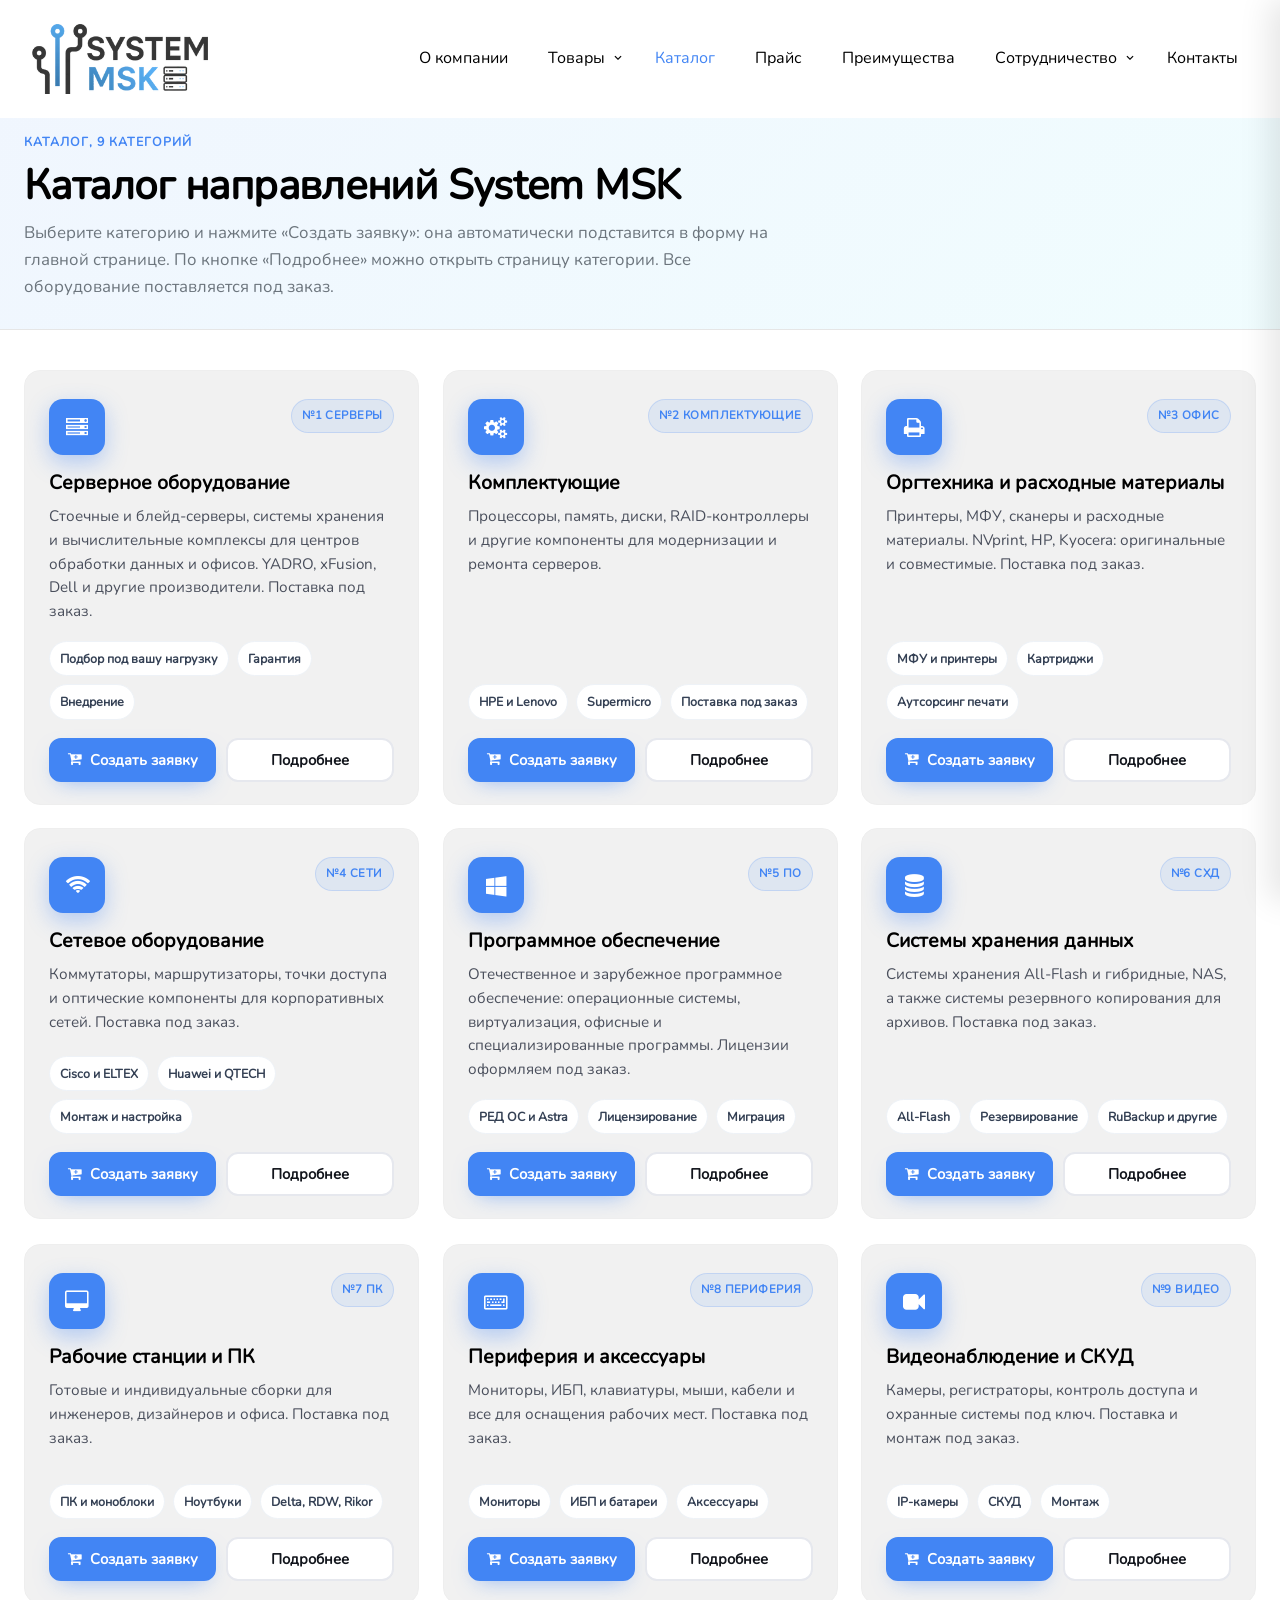
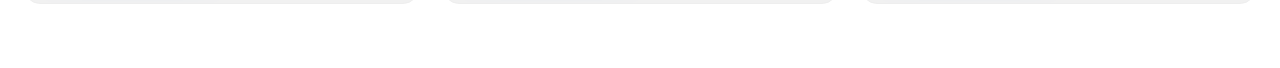
<file: catalog.html>
<!DOCTYPE html>
<html lang="ru" class="page--catalog">
<head>
  <meta charset="utf-8">
  <meta name="viewport" content="width=device-width, initial-scale=1">
  <title>Каталог - System MSK</title>
  <link rel="shortcut icon" type="image/x-icon" href="images/Favicon.png">
  <link rel="icon" type="image/x-icon" href="images/Favicon.png">
  <link rel="preload" href="/fonts/bebas-neue-v16-latin-regular.woff2" as="font" type="font/woff2" crossorigin>
  <link rel="preload" href="/fonts/nunito-v32-cyrillic-ext_latin-regular.woff2" as="font" type="font/woff2" crossorigin>
  <link rel="stylesheet" href="css/styles.css">
  <link rel="stylesheet" href="fonts/icomoon/style.css" media="print" onload="this.media='all'">
  <noscript><link rel="stylesheet" href="fonts/icomoon/style.css"></noscript>
  <meta name="description" content="Каталог категорий System MSK - 9 направлений: серверы, сети, оргтехника, ПО и сопутствующее оборудование. Выберите категорию и создайте заявку.">
</head>
<body class="page page--catalog">

  <header class="header" data-header role="banner">
    <div class="l-container header__inner">
      <h1 class="header__logo">
        <a class="header__logo-link" href="index.php">
          <img class="header__logo-image" src="images/logo.webp" alt="System MSK">
        </a>
      </h1>
      <nav class="header__nav" role="navigation" aria-label="Главное меню">
        <ul class="header__list" data-clone-nav>
          <li class="header__item"><a class="header__link" href="index.php#about">О компании</a></li>
          <li class="header__item header__item--has-children">
            <a class="header__link" href="index.php#products" data-slide="0">Товары</a>
            <ul class="header__dropdown">
              <li><a class="header__dropdown-link" href="index.php#products" data-slide="0">Серверное оборудование</a></li>
              <li><a class="header__dropdown-link" href="index.php#products" data-slide="1">Комплектующие</a></li>
              <li><a class="header__dropdown-link" href="index.php#products" data-slide="2">Оргтехника</a></li>
              <li><a class="header__dropdown-link" href="index.php#products" data-slide="3">Сетевое оборудование</a></li>
              <li><a class="header__dropdown-link" href="index.php#products" data-slide="4">Программное обеспечение</a></li>
            </ul>
          </li>
          <li class="header__item"><a class="header__link header__link--active" href="catalog.html" aria-current="page">Каталог</a></li>
          <li class="header__item"><a class="header__link" href="images/ПРАЙС.xlsx">Прайс</a></li>
          <li class="header__item"><a class="header__link" href="index.php#features">Преимущества</a></li>
          <li class="header__item header__item--has-children">
            <a class="header__link" href="index.php#partners">Сотрудничество</a>
            <ul class="header__dropdown">
              <li><a class="header__dropdown-link" href="index.php#partners">Партнёры</a></li>
              <li><a class="header__dropdown-link" href="index.php#clients">Клиенты</a></li>
            </ul>
          </li>
          <li class="header__item"><a class="header__link" href="index.php#contact">Контакты</a></li>
        </ul>
      </nav>
      <button class="header__burger" type="button" data-menu-toggle aria-label="Открыть меню">
        <span class="icon-menu" aria-hidden="true"></span>
      </button>
    </div>
  </header>

  <aside class="mobile-menu" data-mobile-menu>
    <div class="mobile-menu__header">
      <button class="mobile-menu__close" type="button" data-menu-close aria-label="Закрыть меню">
        <span class="icon-close2" aria-hidden="true"></span>
      </button>
    </div>
    <div class="mobile-menu__body" data-mobile-menu-body></div>
  </aside>
  <div class="mobile-menu__overlay" data-menu-overlay></div>

  <main>
    <section class="catalog-hero">
      <div class="l-container">
        <span class="catalog-hero__eyebrow">КАТАЛОГ, 9 категорий</span>
        <h1 class="catalog-hero__title">Каталог направлений System&nbsp;MSK</h1>
        <p class="catalog-hero__lead">Выберите категорию и нажмите «Создать заявку»: она автоматически подставится в форму на главной странице. По кнопке «Подробнее» можно открыть страницу категории. Все оборудование поставляется под заказ.</p>
      </div>
    </section>

    <section class="catalog">
      <div class="l-container">
        <div class="catalog__grid">

          <!-- 1 -->
          <article class="catalog-card reveal" data-category="Серверное оборудование">
            <div class="catalog-card__top">
              <span class="catalog-card__icon"><span class="icon-server" aria-hidden="true"></span></span>
              <span class="catalog-card__badge">№1 Серверы</span>
            </div>
            <h2 class="catalog-card__title">Серверное оборудование</h2>
            <p class="catalog-card__text">Стоечные и блейд-серверы, системы хранения и вычислительные комплексы для центров обработки данных и офисов. YADRO, xFusion, Dell и другие производители. Поставка под заказ.</p>
            <ul class="catalog-card__meta">
              <li>Подбор под вашу нагрузку</li>
              <li>Гарантия</li>
              <li>Внедрение</li>
            </ul>
            <div class="catalog-card__actions">
              <button class="catalog-card__btn catalog-card__btn--primary" type="button" data-catalog-order="Серверное оборудование"><span class="icon-cart-plus" aria-hidden="true"></span> Создать заявку</button>
              <a class="catalog-card__btn catalog-card__btn--ghost" href="category-servers.html">Подробнее</a>
            </div>
          </article>

          <!-- 2 -->
          <article class="catalog-card reveal" data-category="Комплектующие">
            <div class="catalog-card__top">
              <span class="catalog-card__icon"><span class="icon-cogs" aria-hidden="true"></span></span>
              <span class="catalog-card__badge">№2 Комплектующие</span>
            </div>
            <h2 class="catalog-card__title">Комплектующие</h2>
            <p class="catalog-card__text">Процессоры, память, диски, RAID-контроллеры и другие компоненты для модернизации и ремонта серверов.</p>
            <ul class="catalog-card__meta">
              <li>HPE и Lenovo</li>
              <li>Supermicro</li>
              <li>Поставка под заказ</li>
            </ul>
            <div class="catalog-card__actions">
              <button class="catalog-card__btn catalog-card__btn--primary" type="button" data-catalog-order="Комплектующие"><span class="icon-cart-plus" aria-hidden="true"></span> Создать заявку</button>
              <a class="catalog-card__btn catalog-card__btn--ghost" href="category-components.html">Подробнее</a>
            </div>
          </article>

          <!-- 3 -->
          <article class="catalog-card reveal" data-category="Оргтехника и расходные материалы">
            <div class="catalog-card__top">
              <span class="catalog-card__icon"><span class="icon-print" aria-hidden="true"></span></span>
              <span class="catalog-card__badge">№3 Офис</span>
            </div>
            <h2 class="catalog-card__title">Оргтехника и расходные материалы</h2>
            <p class="catalog-card__text">Принтеры, МФУ, сканеры и расходные материалы. NVprint, HP, Kyocera: оригинальные и совместимые. Поставка под заказ.</p>
            <ul class="catalog-card__meta">
              <li>МФУ и принтеры</li>
              <li>Картриджи</li>
              <li>Аутсорсинг печати</li>
            </ul>
            <div class="catalog-card__actions">
              <button class="catalog-card__btn catalog-card__btn--primary" type="button" data-catalog-order="Оргтехника и расходные материалы"><span class="icon-cart-plus" aria-hidden="true"></span> Создать заявку</button>
              <a class="catalog-card__btn catalog-card__btn--ghost" href="category-office.html">Подробнее</a>
            </div>
          </article>

          <!-- 4 -->
          <article class="catalog-card reveal" data-category="Сетевое оборудование">
            <div class="catalog-card__top">
              <span class="catalog-card__icon"><span class="icon-wifi" aria-hidden="true"></span></span>
              <span class="catalog-card__badge">№4 Сети</span>
            </div>
            <h2 class="catalog-card__title">Сетевое оборудование</h2>
            <p class="catalog-card__text">Коммутаторы, маршрутизаторы, точки доступа и оптические компоненты для корпоративных сетей. Поставка под заказ.</p>
            <ul class="catalog-card__meta">
              <li>Cisco и ELTEX</li>
              <li>Huawei и QTECH</li>
              <li>Монтаж и настройка</li>
            </ul>
            <div class="catalog-card__actions">
              <button class="catalog-card__btn catalog-card__btn--primary" type="button" data-catalog-order="Сетевое оборудование"><span class="icon-cart-plus" aria-hidden="true"></span> Создать заявку</button>
              <a class="catalog-card__btn catalog-card__btn--ghost" href="category-network.html">Подробнее</a>
            </div>
          </article>

          <!-- 5 -->
          <article class="catalog-card reveal" data-category="Программное обеспечение">
            <div class="catalog-card__top">
              <span class="catalog-card__icon"><span class="icon-windows" aria-hidden="true"></span></span>
              <span class="catalog-card__badge">№5 ПО</span>
            </div>
            <h2 class="catalog-card__title">Программное обеспечение</h2>
            <p class="catalog-card__text">Отечественное и зарубежное программное обеспечение: операционные системы, виртуализация, офисные и специализированные программы. Лицензии оформляем под заказ.</p>
            <ul class="catalog-card__meta">
              <li>РЕД ОС и Astra</li>
              <li>Лицензирование</li>
              <li>Миграция</li>
            </ul>
            <div class="catalog-card__actions">
              <button class="catalog-card__btn catalog-card__btn--primary" type="button" data-catalog-order="Программное обеспечение"><span class="icon-cart-plus" aria-hidden="true"></span> Создать заявку</button>
              <a class="catalog-card__btn catalog-card__btn--ghost" href="category-software.html">Подробнее</a>
            </div>
          </article>

          <!-- 6 -->
          <article class="catalog-card reveal" data-category="Системы хранения данных">
            <div class="catalog-card__top">
              <span class="catalog-card__icon"><span class="icon-database" aria-hidden="true"></span></span>
              <span class="catalog-card__badge">№6 СХД</span>
            </div>
            <h2 class="catalog-card__title">Системы хранения данных</h2>
            <p class="catalog-card__text">Системы хранения All-Flash и гибридные, NAS, а также системы резервного копирования для архивов. Поставка под заказ.</p>
            <ul class="catalog-card__meta">
              <li>All-Flash</li>
              <li>Резервирование</li>
              <li>RuBackup и другие</li>
            </ul>
            <div class="catalog-card__actions">
              <button class="catalog-card__btn catalog-card__btn--primary" type="button" data-catalog-order="Системы хранения данных"><span class="icon-cart-plus" aria-hidden="true"></span> Создать заявку</button>
              <a class="catalog-card__btn catalog-card__btn--ghost" href="category-storage.html">Подробнее</a>
            </div>
          </article>

          <!-- 7 -->
          <article class="catalog-card reveal" data-category="Рабочие станции и ПК">
            <div class="catalog-card__top">
              <span class="catalog-card__icon"><span class="icon-desktop" aria-hidden="true"></span></span>
              <span class="catalog-card__badge">№7 ПК</span>
            </div>
            <h2 class="catalog-card__title">Рабочие станции и ПК</h2>
            <p class="catalog-card__text">Готовые и индивидуальные сборки для инженеров, дизайнеров и офиса. Поставка под заказ.</p>
            <ul class="catalog-card__meta">
              <li>ПК и моноблоки</li>
              <li>Ноутбуки</li>
              <li>Delta, RDW, Rikor</li>
            </ul>
            <div class="catalog-card__actions">
              <button class="catalog-card__btn catalog-card__btn--primary" type="button" data-catalog-order="Рабочие станции и ПК"><span class="icon-cart-plus" aria-hidden="true"></span> Создать заявку</button>
              <a class="catalog-card__btn catalog-card__btn--ghost" href="category-workstations.html">Подробнее</a>
            </div>
          </article>

          <!-- 8 -->
          <article class="catalog-card reveal" data-category="Периферия и аксессуары">
            <div class="catalog-card__top">
              <span class="catalog-card__icon"><span class="icon-keyboard-o" aria-hidden="true"></span></span>
              <span class="catalog-card__badge">№8 Периферия</span>
            </div>
            <h2 class="catalog-card__title">Периферия и аксессуары</h2>
            <p class="catalog-card__text">Мониторы, ИБП, клавиатуры, мыши, кабели и все для оснащения рабочих мест. Поставка под заказ.</p>
            <ul class="catalog-card__meta">
              <li>Мониторы</li>
              <li>ИБП и батареи</li>
              <li>Аксессуары</li>
            </ul>
            <div class="catalog-card__actions">
              <button class="catalog-card__btn catalog-card__btn--primary" type="button" data-catalog-order="Периферия и аксессуары"><span class="icon-cart-plus" aria-hidden="true"></span> Создать заявку</button>
              <a class="catalog-card__btn catalog-card__btn--ghost" href="category-periphery.html">Подробнее</a>
            </div>
          </article>

          <!-- 9 -->
          <article class="catalog-card reveal" data-category="Видеонаблюдение и СКУД">
            <div class="catalog-card__top">
              <span class="catalog-card__icon"><span class="icon-video-camera" aria-hidden="true"></span></span>
              <span class="catalog-card__badge">№9 Видео</span>
            </div>
            <h2 class="catalog-card__title">Видеонаблюдение и СКУД</h2>
            <p class="catalog-card__text">Камеры, регистраторы, контроль доступа и охранные системы под ключ. Поставка и монтаж под заказ.</p>
            <ul class="catalog-card__meta">
              <li>IP-камеры</li>
              <li>СКУД</li>
              <li>Монтаж</li>
            </ul>
            <div class="catalog-card__actions">
              <button class="catalog-card__btn catalog-card__btn--primary" type="button" data-catalog-order="Видеонаблюдение и СКУД"><span class="icon-cart-plus" aria-hidden="true"></span> Создать заявку</button>
              <a class="catalog-card__btn catalog-card__btn--ghost" href="category-cctv.html">Подробнее</a>
            </div>
          </article>
        </div>
      </div>
    </section>
  </main>

  <script src="js/app.js" defer></script>
  <script>
  (() => {
    const LS_KEY = 'systemamsk_catalog_category';
    const onReady = (fn) => document.readyState !== 'loading' ? fn() : document.addEventListener('DOMContentLoaded', fn);
    onReady(() => {
      document.querySelectorAll('[data-catalog-order]').forEach(btn => {
        btn.addEventListener('click', () => {
          const cat = btn.getAttribute('data-catalog-order') || '';
          if (!cat) return;
          try { localStorage.setItem(LS_KEY, cat); } catch {}
          const url = 'index.php?category=' + encodeURIComponent(cat) + '#contact';
          window.location.href = url;
        });
      });
    });
  })();
  </script>
</body>
</html>
</file>
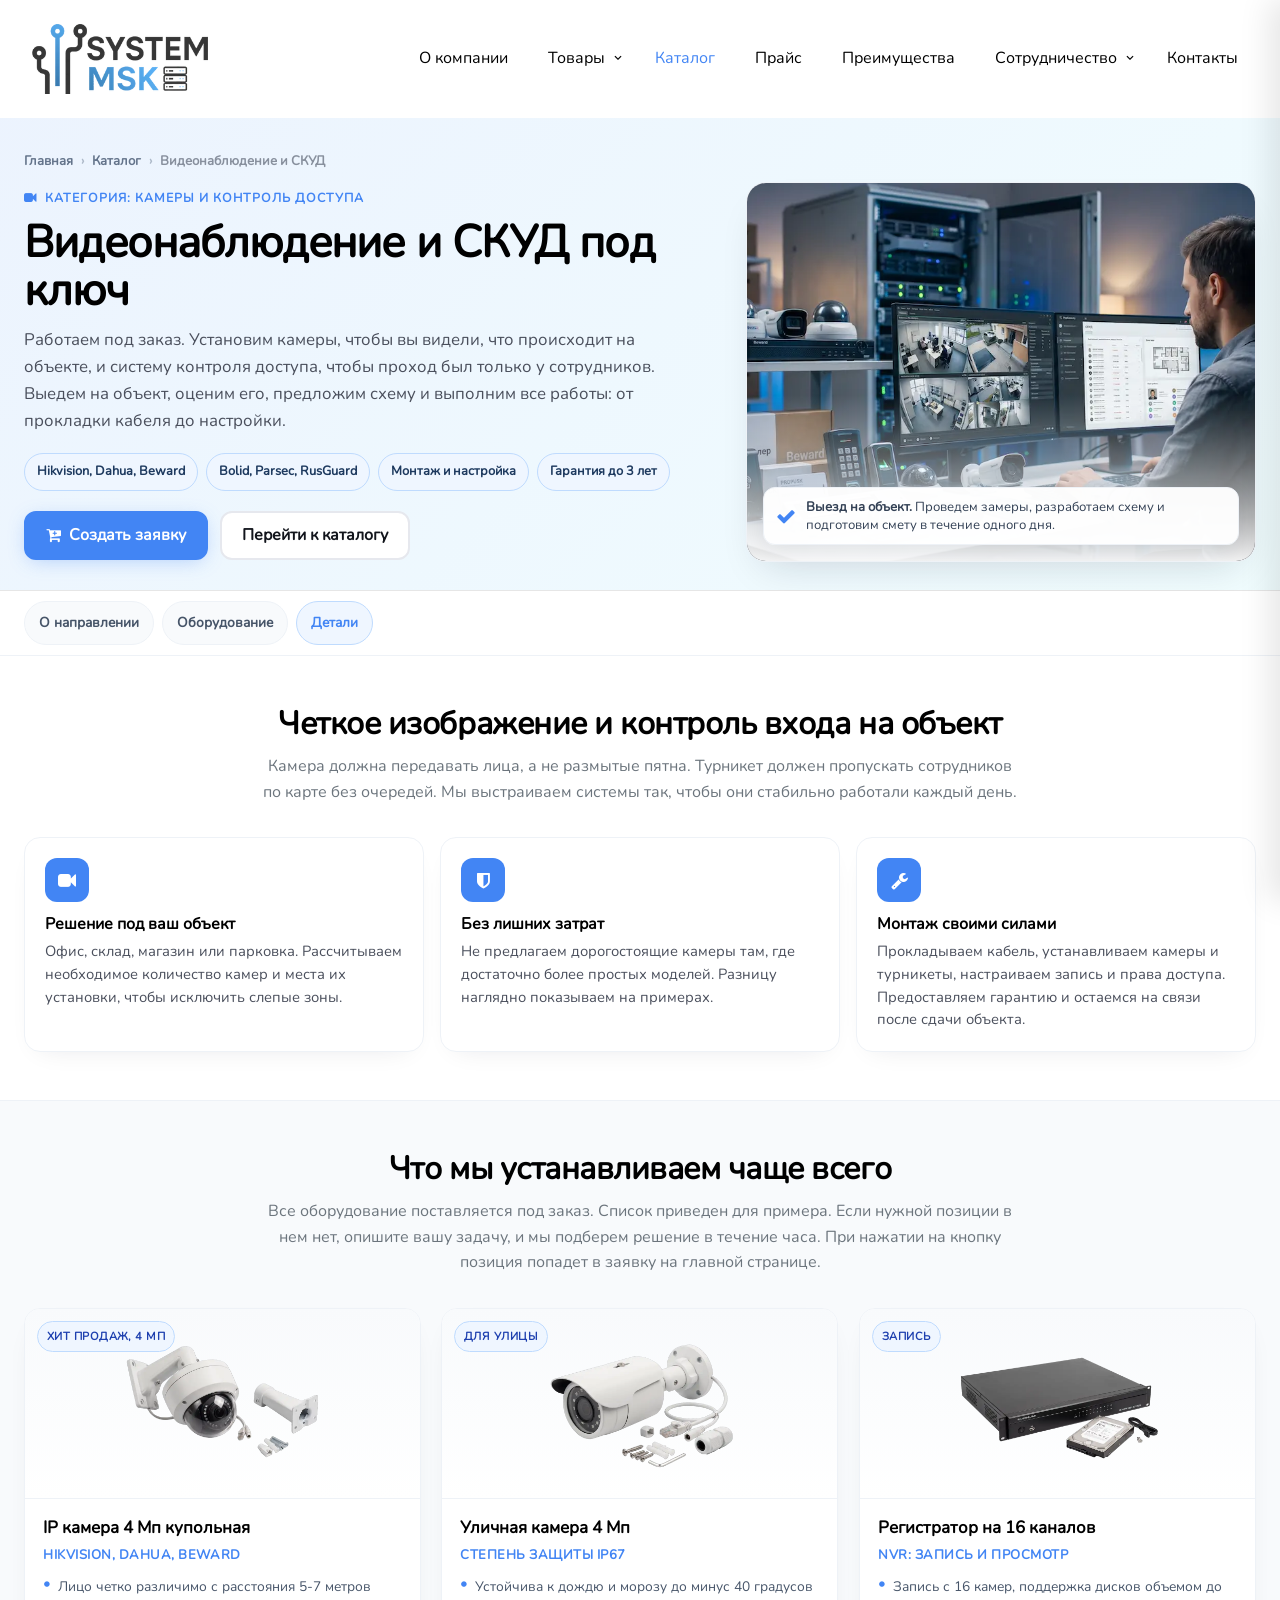
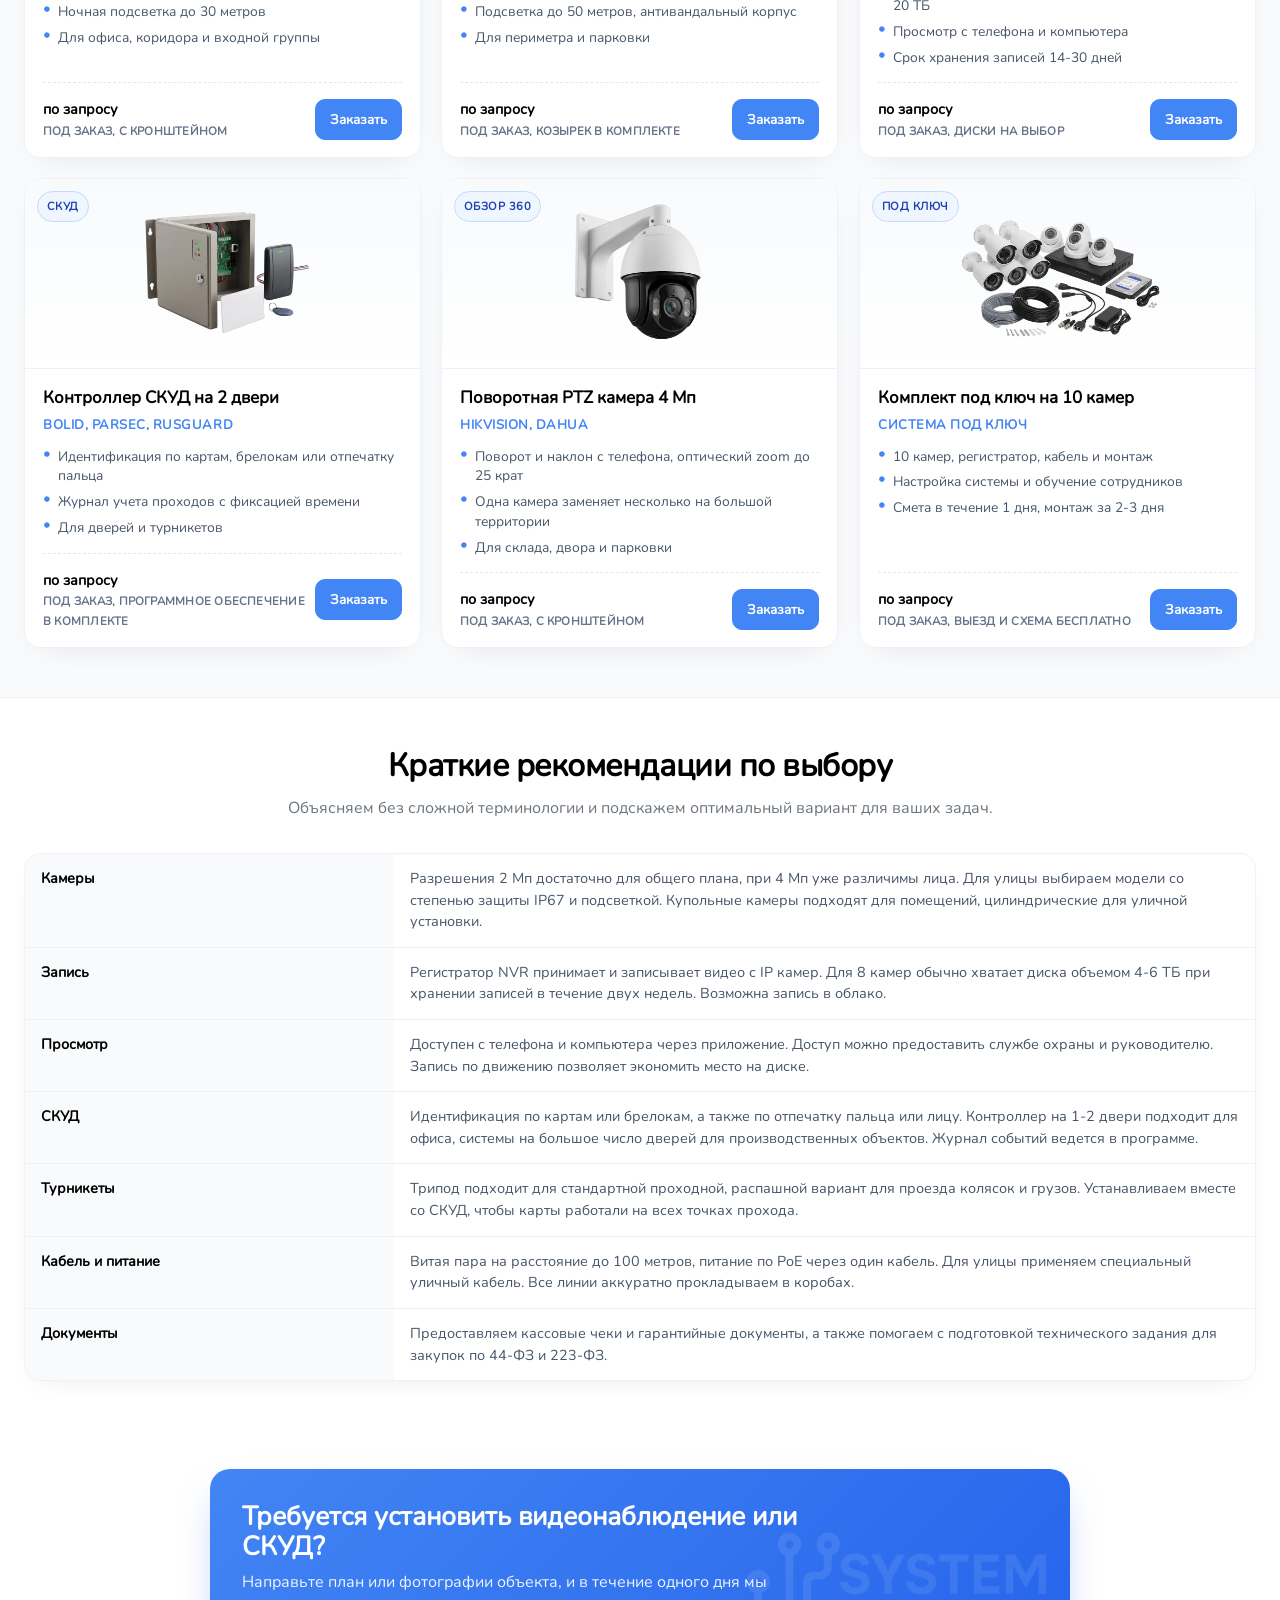
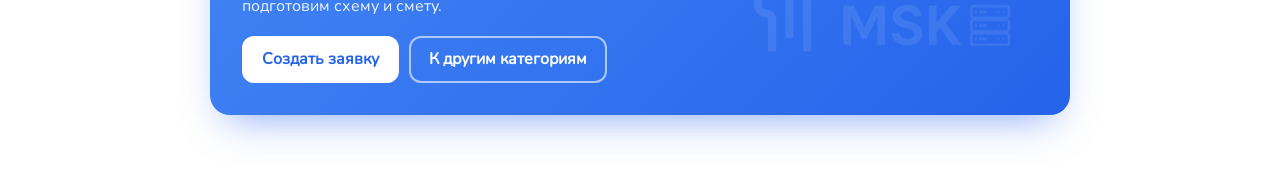
<file: category-cctv.html>
﻿<!DOCTYPE html>
<html lang="ru" class="page--category">
<head>
  <meta charset="utf-8">
  <meta name="viewport" content="width=device-width, initial-scale=1">
  <title>Видеонаблюдение и СКУД — System MSK</title>
  <link rel="shortcut icon" type="image/x-icon" href="images/Favicon.png">
  <link rel="icon" type="image/x-icon" href="images/Favicon.png">
  <link rel="preload" href="/fonts/bebas-neue-v16-latin-regular.woff2" as="font" type="font/woff2" crossorigin>
  <link rel="preload" href="/fonts/nunito-v32-cyrillic-ext_latin-regular.woff2" as="font" type="font/woff2" crossorigin>
  <link rel="stylesheet" href="css/styles.css">
  <link rel="stylesheet" href="fonts/icomoon/style.css" media="print" onload="this.media='all'">
  <noscript><link rel="stylesheet" href="fonts/icomoon/style.css"></noscript>
  <meta name="description" content="Видеонаблюдение и СКУД System MSK: IP камеры, регистраторы, контроль доступа. Подбор, поставка, монтаж и настройка под ключ.">
</head>
<body class="page page--category">

  <header class="header" data-header role="banner">
    <div class="l-container header__inner">
      <h1 class="header__logo">
        <a class="header__logo-link" href="index.php">
          <img class="header__logo-image" src="images/logo.webp" alt="System MSK">
        </a>
      </h1>
      <nav class="header__nav" role="navigation" aria-label="Главное меню">
        <ul class="header__list" data-clone-nav>
          <li class="header__item"><a class="header__link" href="index.php#about">О компании</a></li>
          <li class="header__item header__item--has-children">
            <a class="header__link" href="index.php#products" data-slide="0">Товары</a>
            <ul class="header__dropdown">
              <li><a class="header__dropdown-link" href="category-cctv.html">Видеонаблюдение</a></li>
              <li><a class="header__dropdown-link" href="category-security.html">ИБ</a></li>
              <li><a class="header__dropdown-link" href="category-network.html">Сети</a></li>
              <li><a class="header__dropdown-link" href="category-importozam.html">Импортозамещение</a></li>
              <li><a class="header__dropdown-link" href="catalog.html">Весь каталог</a></li>
            </ul>
          </li>
          <li class="header__item"><a class="header__link header__link--active" href="catalog.html" aria-current="page">Каталог</a></li>
          <li class="header__item"><a class="header__link" href="images/ПРАЙС.xlsx">Прайс</a></li>
          <li class="header__item"><a class="header__link" href="index.php#features">Преимущества</a></li>
          <li class="header__item header__item--has-children">
            <a class="header__link" href="index.php#partners">Сотрудничество</a>
            <ul class="header__dropdown">
              <li><a class="header__dropdown-link" href="index.php#partners">Партнёры</a></li>
              <li><a class="header__dropdown-link" href="index.php#clients">Клиенты</a></li>
            </ul>
          </li>
          <li class="header__item"><a class="header__link" href="index.php#contact">Контакты</a></li>
        </ul>
      </nav>
      <button class="header__burger" type="button" data-menu-toggle aria-label="Открыть меню">
        <span class="icon-menu" aria-hidden="true"></span>
      </button>
    </div>
  </header>

  <aside class="mobile-menu" data-mobile-menu>
    <div class="mobile-menu__header">
      <button class="mobile-menu__close" type="button" data-menu-close aria-label="Закрыть меню">
        <span class="icon-close2" aria-hidden="true"></span>
      </button>
    </div>
    <div class="mobile-menu__body" data-mobile-menu-body></div>
  </aside>
  <div class="mobile-menu__overlay" data-menu-overlay></div>

 <main>

    <section class="cat-hero--servers">
      <div class="l-container">
        <div class="cat-crumbs">
          <a href="index.php">Главная</a><span>›</span>
          <a href="catalog.html">Каталог</a><span>›</span>
          <span style="color:#0f172a">Видеонаблюдение и СКУД</span>
        </div>

        <div class="cat-hero-grid">
          <div>
            <span class="cat-hero__eyebrow"><span class="icon-video-camera" aria-hidden="true"></span> Категория: камеры и контроль доступа</span>
            <h1 class="cat-hero__title">Видеонаблюдение и СКУД под ключ</h1>
            <p class="cat-hero__lead">Работаем под заказ. Установим камеры, чтобы вы видели, что происходит на объекте, и систему контроля доступа, чтобы проход был только у сотрудников. Выедем на объект, оценим его, предложим схему и выполним все работы: от прокладки кабеля до настройки.</p>
            <ul class="cat-hero__meta">
              <li>Hikvision, Dahua, Beward</li>
              <li>Bolid, Parsec, RusGuard</li>
              <li>Монтаж и настройка</li>
              <li>Гарантия до 3 лет</li>
            </ul>
            <div class="cat-hero__actions">
              <button class="button button--primary" type="button" data-catalog-order="Видеонаблюдение и СКУД: запрос на расчет"><span class="icon-cart-plus" aria-hidden="true"></span> Создать заявку</button>
              <a class="button" href="#models" style="background:#fff;border:2px solid #e6e8ee;color:#12151c;border-radius:12px">Перейти к каталогу</a>
            </div>
          </div>

          <div class="cat-hero__visual cat-hero__visual--cover">
            <img src="images/Catalog/category-cctv.webp" alt="Видеонаблюдение System MSK" loading="eager">
            <div class="cat-hero__note">
              <span class="icon-check" aria-hidden="true" style="font-size:20px;color:var(--color-primary)"></span>
              <span><strong>Выезд на объект.</strong> Проведем замеры, разработаем схему и подготовим смету в течение одного дня.</span>
            </div>
          </div>
        </div>
      </div>
    </section>

    <nav class="cat-nav" aria-label="Разделы категории">
      <div class="l-container">
        <div class="cat-nav__inner">
          <a class="cat-nav__link" href="#about-cat">О направлении</a>
          <a class="cat-nav__link" href="#models">Оборудование</a>
          <a class="cat-nav__link" href="#specs">Детали</a>
        </div>
      </div>
    </nav>

    <section class="cat-section" id="about-cat">
      <div class="l-container">
        <div class="cat-heading reveal">
          <h2>Четкое изображение и контроль входа на объект</h2>
          <p>Камера должна передавать лица, а не размытые пятна. Турникет должен пропускать сотрудников по карте без очередей. Мы выстраиваем системы так, чтобы они стабильно работали каждый день.</p>
        </div>
        <div class="cat-kpi">
          <article class="cat-kpi__card reveal">
            <div class="cat-kpi__icon"><span class="icon-video-camera" aria-hidden="true"></span></div>
            <h3 class="cat-kpi__title">Решение под ваш объект</h3>
            <p class="cat-kpi__text">Офис, склад, магазин или парковка. Рассчитываем необходимое количество камер и места их установки, чтобы исключить слепые зоны.</p>
          </article>
          <article class="cat-kpi__card reveal" data-reveal-delay="100">
            <div class="cat-kpi__icon"><span class="icon-shield" aria-hidden="true"></span></div>
            <h3 class="cat-kpi__title">Без лишних затрат</h3>
            <p class="cat-kpi__text">Не предлагаем дорогостоящие камеры там, где достаточно более простых моделей. Разницу наглядно показываем на примерах.</p>
          </article>
          <article class="cat-kpi__card reveal" data-reveal-delay="200">
            <div class="cat-kpi__icon"><span class="icon-wrench" aria-hidden="true"></span></div>
            <h3 class="cat-kpi__title">Монтаж своими силами</h3>
            <p class="cat-kpi__text">Прокладываем кабель, устанавливаем камеры и турникеты, настраиваем запись и права доступа. Предоставляем гарантию и остаемся на связи после сдачи объекта.</p>
          </article>
        </div>
      </div>
    </section>

    <section class="cat-section cat-section--muted" id="models">
      <div class="l-container">
        <div class="cat-heading reveal">
          <h2>Что мы устанавливаем чаще всего</h2>
          <p>Все оборудование поставляется под заказ. Список приведен для примера. Если нужной позиции в нем нет, опишите вашу задачу, и мы подберем решение в течение часа. При нажатии на кнопку позиция попадет в заявку на главной странице.</p>
        </div>

        <div class="models-grid">

          <article class="model-card reveal">
            <div class="model-card__media">
              <span class="model-card__badge">Хит продаж, 4 Мп</span>
              <img src="images/Catalog/category-cctv--cam1.webp" alt="IP камера купольная" loading="lazy">
            </div>
            <div class="model-card__body">
              <h3 class="model-card__title">IP камера 4 Мп купольная</h3>
              <p class="model-card__vendor">Hikvision, Dahua, Beward</p>
              <ul class="model-card__specs">
                <li>Лицо четко различимо с расстояния 5-7 метров</li>
                <li>Ночная подсветка до 30 метров</li>
                <li>Для офиса, коридора и входной группы</li>
              </ul>
              <div class="model-card__foot">
                <div class="model-card__price">по запросу <small>под заказ, с кронштейном</small></div>
                <button class="model-card__btn" type="button" data-catalog-order="Видеонаблюдение: IP камера 4Мп купольная">Заказать</button>
              </div>
            </div>
          </article>

          <article class="model-card reveal" data-reveal-delay="100">
            <div class="model-card__media">
              <span class="model-card__badge">Для улицы</span>
              <img src="images/Catalog/category-cctv--cam2.webp" alt="Уличная камера" loading="lazy">
            </div>
            <div class="model-card__body">
              <h3 class="model-card__title">Уличная камера 4 Мп</h3>
              <p class="model-card__vendor">Степень защиты IP67</p>
              <ul class="model-card__specs">
                <li>Устойчива к дождю и морозу до минус 40 градусов</li>
                <li>Подсветка до 50 метров, антивандальный корпус</li>
                <li>Для периметра и парковки</li>
              </ul>
              <div class="model-card__foot">
                <div class="model-card__price">по запросу <small>под заказ, козырек в комплекте</small></div>
                <button class="model-card__btn" type="button" data-catalog-order="Видеонаблюдение: уличная камера 4Мп">Заказать</button>
              </div>
            </div>
          </article>

          <article class="model-card reveal" data-reveal-delay="200">
            <div class="model-card__media">
              <span class="model-card__badge">Запись</span>
              <img src="images/Catalog/category-cctv--NVR.webp" alt="Видеорегистратор" loading="lazy">
            </div>
            <div class="model-card__body">
              <h3 class="model-card__title">Регистратор на 16 каналов</h3>
              <p class="model-card__vendor">NVR: запись и просмотр</p>
              <ul class="model-card__specs">
                <li>Запись с 16 камер, поддержка дисков объемом до 20 ТБ</li>
                <li>Просмотр с телефона и компьютера</li>
                <li>Срок хранения записей 14-30 дней</li>
              </ul>
              <div class="model-card__foot">
                <div class="model-card__price">по запросу <small>под заказ, диски на выбор</small></div>
                <button class="model-card__btn" type="button" data-catalog-order="Видеонаблюдение: регистратор 16 каналов">Заказать</button>
              </div>
            </div>
          </article>

          <article class="model-card reveal">
            <div class="model-card__media">
              <span class="model-card__badge">СКУД</span>
              <img src="images/Catalog/category-cctv--skud.webp" alt="Контроллер СКУД" loading="lazy">
            </div>
            <div class="model-card__body">
              <h3 class="model-card__title">Контроллер СКУД на 2 двери</h3>
              <p class="model-card__vendor">Bolid, Parsec, RusGuard</p>
              <ul class="model-card__specs">
                <li>Идентификация по картам, брелокам или отпечатку пальца</li>
                <li>Журнал учета проходов с фиксацией времени</li>
                <li>Для дверей и турникетов</li>
              </ul>
              <div class="model-card__foot">
                <div class="model-card__price">по запросу <small>под заказ, программное обеспечение в комплекте</small></div>
                <button class="model-card__btn" type="button" data-catalog-order="СКУД: контроллер на 2 двери">Заказать</button>
              </div>
            </div>
          </article>

          <article class="model-card reveal" data-reveal-delay="100">
            <div class="model-card__media">
              <span class="model-card__badge">Обзор 360</span>
              <img src="images/Catalog/category-cctv--cam3.webp" alt="Поворотная PTZ камера" loading="lazy">
            </div>
            <div class="model-card__body">
              <h3 class="model-card__title">Поворотная PTZ камера 4 Мп</h3>
              <p class="model-card__vendor">Hikvision, Dahua</p>
              <ul class="model-card__specs">
                <li>Поворот и наклон с телефона, оптический zoom до 25 крат</li>
                <li>Одна камера заменяет несколько на большой территории</li>
                <li>Для склада, двора и парковки</li>
              </ul>
              <div class="model-card__foot">
                <div class="model-card__price">по запросу <small>под заказ, с кронштейном</small></div>
                <button class="model-card__btn" type="button" data-catalog-order="Видеонаблюдение: поворотная PTZ камера 4Мп">Заказать</button>
              </div>
            </div>
          </article>

          <article class="model-card reveal" data-reveal-delay="200">
            <div class="model-card__media">
              <span class="model-card__badge">Под ключ</span>
              <img src="images/Catalog/category-cctv--com.webp" alt="Монтаж под ключ" loading="lazy">
            </div>
            <div class="model-card__body">
              <h3 class="model-card__title">Комплект под ключ на 10 камер</h3>
              <p class="model-card__vendor">Система под ключ</p>
              <ul class="model-card__specs">
                <li>10 камер, регистратор, кабель и монтаж</li>
                <li>Настройка системы и обучение сотрудников</li>
                <li>Смета в течение 1 дня, монтаж за 2-3 дня</li>
              </ul>
              <div class="model-card__foot">
                <div class="model-card__price">по запросу <small>под заказ, выезд и схема бесплатно</small></div>
                <button class="model-card__btn" type="button" data-catalog-order="Видеонаблюдение: комплект 8 камер под ключ">Заказать</button>
              </div>
            </div>
          </article>

        </div>
      </div>
    </section>

    <section class="cat-section" id="specs">
      <div class="l-container">
        <div class="cat-heading reveal">
          <h2>Краткие рекомендации по выбору</h2>
          <p>Объясняем без сложной терминологии и подскажем оптимальный вариант для ваших задач.</p>
        </div>

        <div class="specs-wrap reveal">
          <table class="specs-table">
            <tbody>
              <tr>
                <th>Камеры</th>
                <td>Разрешения 2 Мп достаточно для общего плана, при 4 Мп уже различимы лица. Для улицы выбираем модели со степенью защиты IP67 и подсветкой. Купольные камеры подходят для помещений, цилиндрические для уличной установки.</td>
              </tr>
              <tr>
                <th>Запись</th>
                <td>Регистратор NVR принимает и записывает видео с IP камер. Для 8 камер обычно хватает диска объемом 4-6 ТБ при хранении записей в течение двух недель. Возможна запись в облако.</td>
              </tr>
              <tr>
                <th>Просмотр</th>
                <td>Доступен с телефона и компьютера через приложение. Доступ можно предоставить службе охраны и руководителю. Запись по движению позволяет экономить место на диске.</td>
              </tr>
              <tr>
                <th>СКУД</th>
                <td>Идентификация по картам или брелокам, а также по отпечатку пальца или лицу. Контроллер на 1-2 двери подходит для офиса, системы на большое число дверей для производственных объектов. Журнал событий ведется в программе.</td>
              </tr>
              <tr>
                <th>Турникеты</th>
                <td>Трипод подходит для стандартной проходной, распашной вариант для проезда колясок и грузов. Устанавливаем вместе со СКУД, чтобы карты работали на всех точках прохода.</td>
              </tr>
              <tr>
                <th>Кабель и питание</th>
                <td>Витая пара на расстояние до 100 метров, питание по PoE через один кабель. Для улицы применяем специальный уличный кабель. Все линии аккуратно прокладываем в коробах.</td>
              </tr>
              <tr>
                <th>Документы</th>
                <td>Предоставляем кассовые чеки и гарантийные документы, а также помогаем с подготовкой технического задания для закупок по 44-ФЗ и 223-ФЗ.</td>
              </tr>
            </tbody>
          </table>
        </div>
        <div class="specs-mob reveal" aria-label="Характеристики — мобильная версия">
          <div class="specs-mob__item"><button class="specs-mob__btn" type="button" aria-expanded="false">Камеры</button><div class="specs-mob__panel"><div class="specs-mob__body">Разрешения 2 Мп достаточно для общего плана, при 4 Мп уже различимы лица. Для улицы выбираем модели со степенью защиты IP67 и подсветкой. Купольные камеры подходят для помещений, цилиндрические для уличной установки.</div></div></div>
          <div class="specs-mob__item"><button class="specs-mob__btn" type="button" aria-expanded="false">Запись</button><div class="specs-mob__panel"><div class="specs-mob__body">Регистратор NVR принимает и записывает видео с IP камер. Для 8 камер обычно хватает диска объемом 4-6 ТБ при хранении записей в течение двух недель. Возможна запись в облако.</div></div></div>
          <div class="specs-mob__item"><button class="specs-mob__btn" type="button" aria-expanded="false">Просмотр</button><div class="specs-mob__panel"><div class="specs-mob__body">Доступен с телефона и компьютера через приложение. Доступ можно предоставить службе охраны и руководителю. Запись по движению позволяет экономить место на диске.</div></div></div>
          <div class="specs-mob__item"><button class="specs-mob__btn" type="button" aria-expanded="false">СКУД</button><div class="specs-mob__panel"><div class="specs-mob__body">Идентификация по картам или брелокам, а также по отпечатку пальца или лицу. Контроллер на 1-2 двери подходит для офиса, системы на большое число дверей для производственных объектов. Журнал событий ведется в программе.</div></div></div>
          <div class="specs-mob__item"><button class="specs-mob__btn" type="button" aria-expanded="false">Турникеты</button><div class="specs-mob__panel"><div class="specs-mob__body">Трипод подходит для стандартной проходной, распашной вариант для проезда колясок и грузов. Устанавливаем вместе со СКУД, чтобы карты работали на всех точках прохода.</div></div></div>
          <div class="specs-mob__item"><button class="specs-mob__btn" type="button" aria-expanded="false">Кабель и питание</button><div class="specs-mob__panel"><div class="specs-mob__body">Витая пара на расстояние до 100 метров, питание по PoE через один кабель. Для улицы применяем специальный уличный кабель. Все линии аккуратно прокладываем в коробах.</div></div></div>
          <div class="specs-mob__item"><button class="specs-mob__btn" type="button" aria-expanded="false">Документы</button><div class="specs-mob__panel"><div class="specs-mob__body">Предоставляем кассовые чеки и гарантийные документы, а также помогаем с подготовкой технического задания для закупок по 44-ФЗ и 223-ФЗ.</div></div></div>
        </div>
      </div>
    </section>

    <section class="cat-cta" id="cat-cta">
      <div class="l-container">
        <div class="cat-cta__card reveal">
          <div class="cat-cta__brand" aria-hidden="true"><img src="images/logo.webp" alt="" loading="lazy"></div>
          <div class="cat-cta__main">
            <h2>Требуется установить видеонаблюдение или СКУД?</h2>
            <p>Направьте план или фотографии объекта, и в течение одного дня мы подготовим схему и смету. </p>
            <div class="cat-cta__actions">
              <button class="button" type="button" data-catalog-order="Видеонаблюдение и СКУД: нужен расчет" style="background:#fff;color:#2563eb;border-color:#fff">Создать заявку</button>
              <a class="button" href="catalog.html" style="background:transparent;border:2px solid rgba(255,255,255,.6);color:#fff">К другим категориям</a>
            </div>
          </div>
</div>
      </div>
    </section>

  </main>

  <script src="js/app.js" defer></script>
  <script>
  (() => {
    const LS_KEY = 'systemamsk_catalog_category';
    const go = (cat) => {
      try { localStorage.setItem(LS_KEY, cat); } catch {}
      location.href = 'index.php?category=' + encodeURIComponent(cat) + '#contact';
    };
    document.addEventListener('DOMContentLoaded', () => {
      document.querySelectorAll('[data-catalog-order]').forEach(btn => {
        btn.addEventListener('click', () => go(btn.getAttribute('data-catalog-order') || 'Видеонаблюдение и СКУД'));
      });
      document.querySelectorAll('.specs-mob__btn').forEach(btn => {
        btn.addEventListener('click', () => {
          const item = btn.closest('.specs-mob__item');
          const panel = item.querySelector('.specs-mob__panel');
          const open = item.classList.toggle('specs-mob__item--open');
          btn.setAttribute('aria-expanded', open ? 'true' : 'false');
          panel.style.maxHeight = open ? panel.scrollHeight + 'px' : '0';
        });
      });
      const links = Array.from(document.querySelectorAll('.cat-nav__link[href^=\"#\"]'));
      const ids = links.map(a => a.getAttribute('href').slice(1));
      const obs = new IntersectionObserver(entries => {
        entries.forEach(e => {
          if (!e.isIntersecting) return;
          links.forEach(a => a.classList.toggle('cat-nav__link--active', a.getAttribute('href') === '#' + e.target.id));
        });
      }, { rootMargin: '-45% 0px -50% 0px', threshold: 0 });
      ids.forEach(id => { const el = document.getElementById(id); if (el) obs.observe(el); });
    });
  })();
  </script>
</body>
</html>
</file>
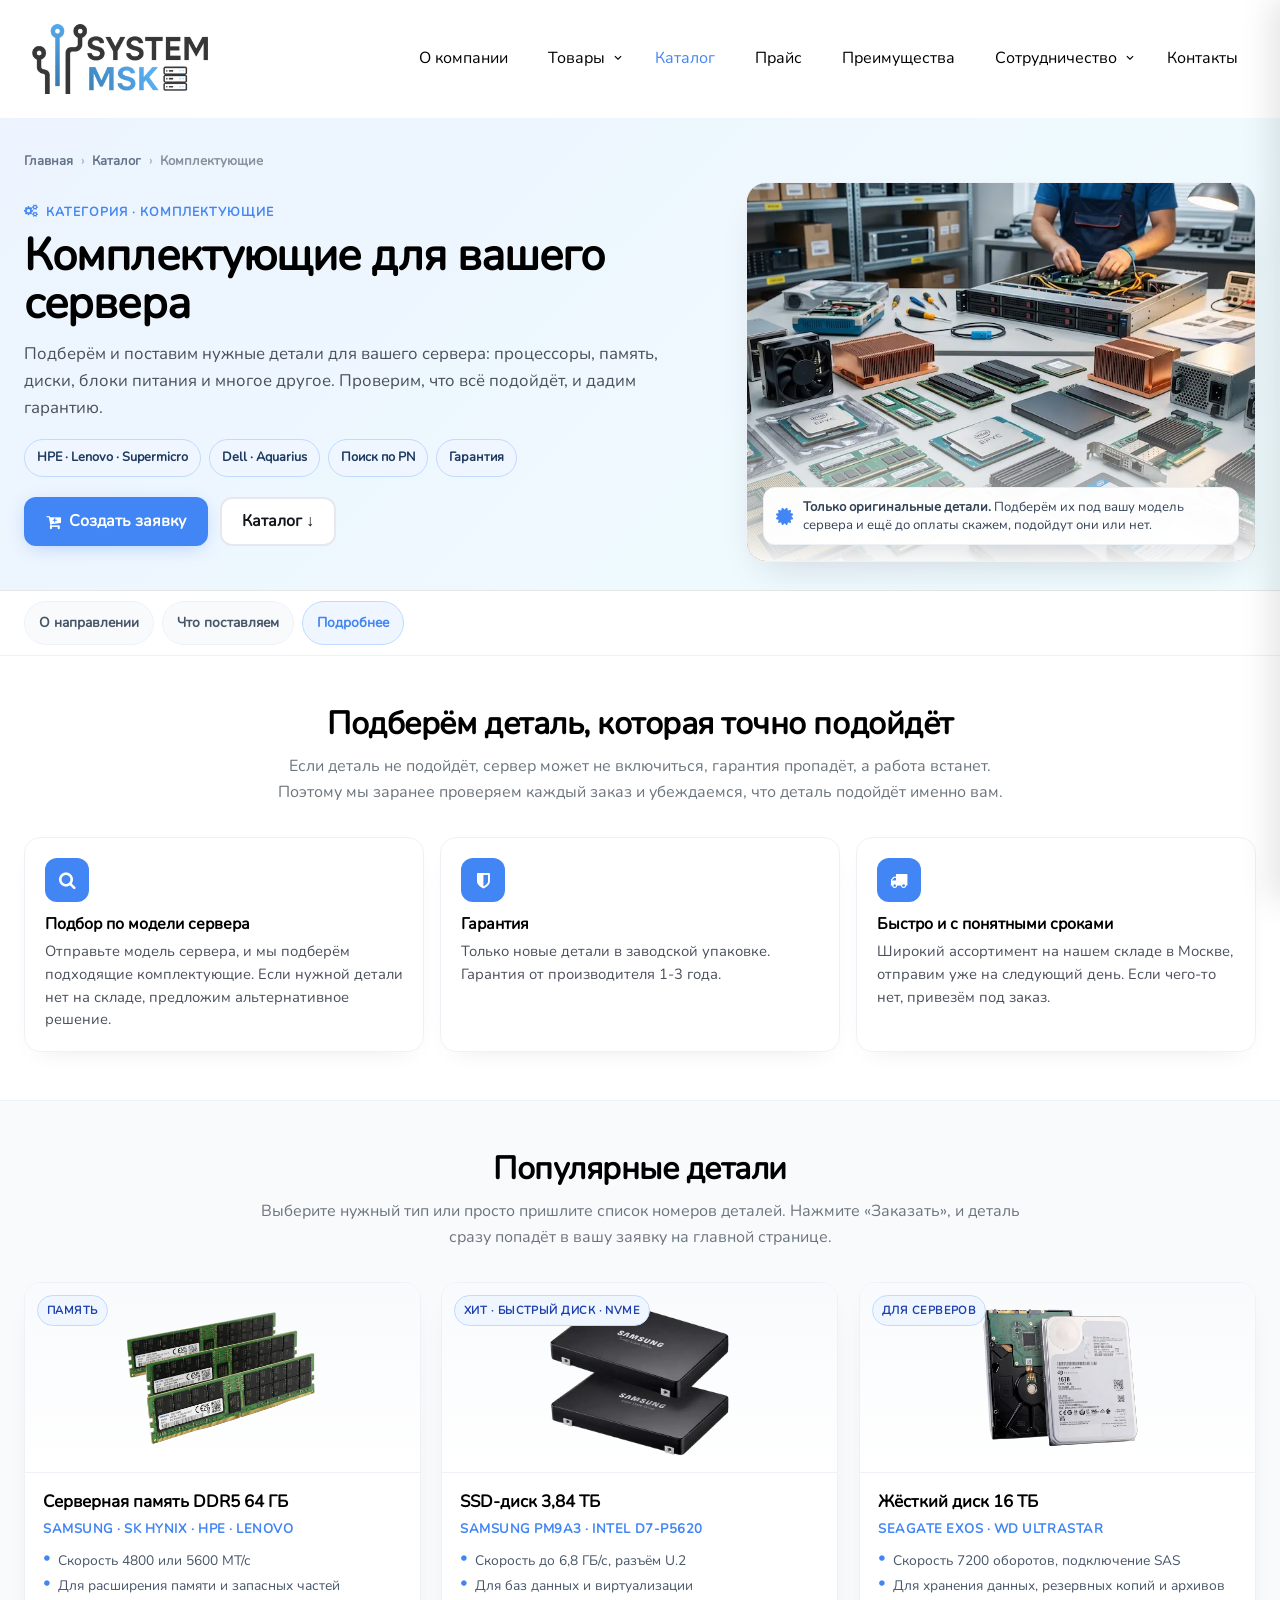
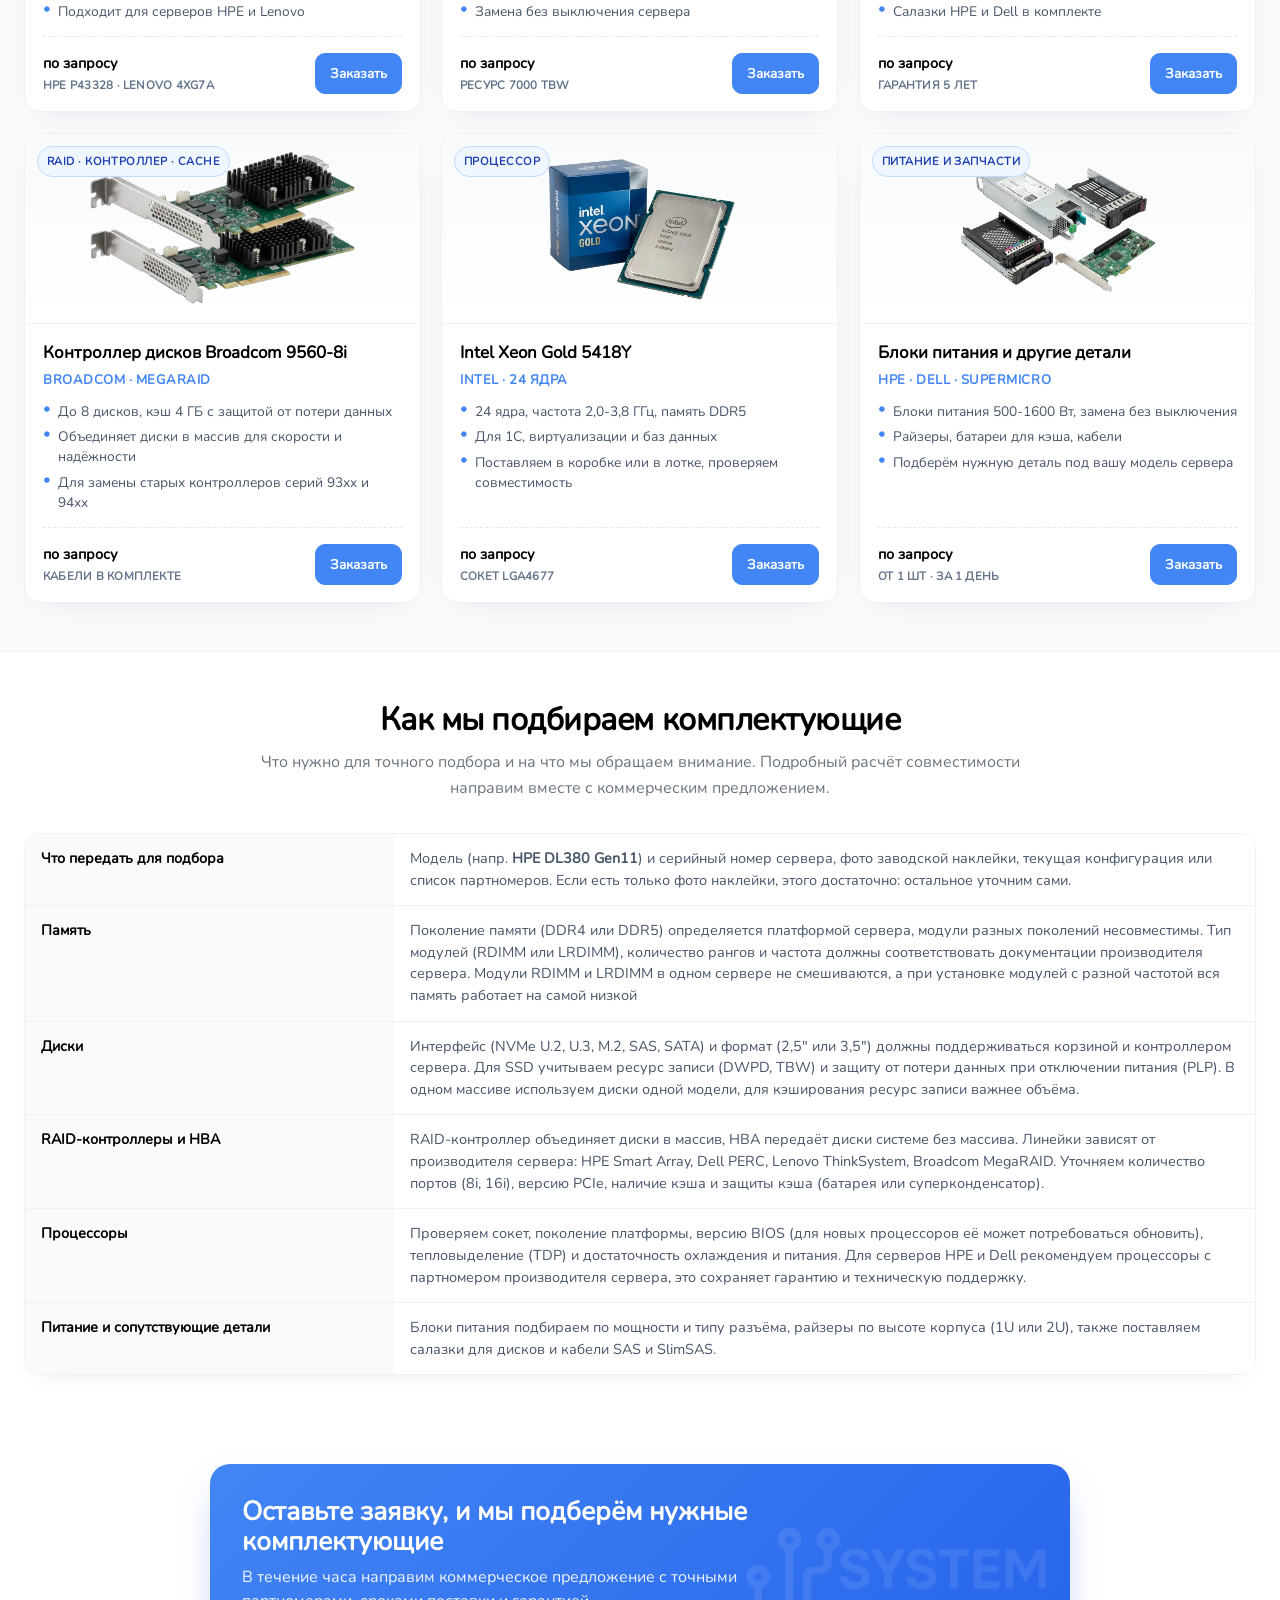
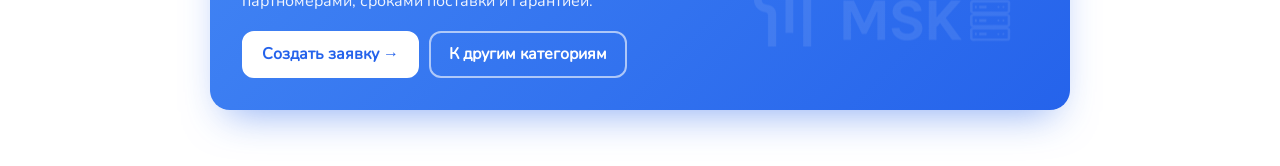
<file: category-components.html>
﻿<!DOCTYPE html>
<html lang="ru" class="page--category">
<head>
  <meta charset="utf-8">
  <meta name="viewport" content="width=device-width, initial-scale=1">
  <title>Комплектующие - System MSK</title>
  <link rel="shortcut icon" type="image/x-icon" href="images/Favicon.png">
  <link rel="icon" type="image/x-icon" href="images/Favicon.png">
  <link rel="preload" href="/fonts/bebas-neue-v16-latin-regular.woff2" as="font" type="font/woff2" crossorigin>
  <link rel="preload" href="/fonts/nunito-v32-cyrillic-ext_latin-regular.woff2" as="font" type="font/woff2" crossorigin>
  <link rel="stylesheet" href="css/styles.css">
  <link rel="stylesheet" href="fonts/icomoon/style.css" media="print" onload="this.media='all'">
  <noscript><link rel="stylesheet" href="fonts/icomoon/style.css"></noscript>
  <meta name="description" content="Комплектующие System MSK: процессоры, память DDR5, SSD NVMe, HDD, RAID, БП для HPE, Lenovo, Supermicro, Dell, YADRO. Подбор по партномеру, гарантия, ЗИП в Москве.">
</head>
<body class="page page--category">

  <header class="header" data-header role="banner">
    <div class="l-container header__inner">
      <h1 class="header__logo">
        <a class="header__logo-link" href="index.php">
          <img class="header__logo-image" src="images/logo.webp" alt="System MSK">
        </a>
      </h1>
      <nav class="header__nav" role="navigation" aria-label="Главное меню">
        <ul class="header__list" data-clone-nav>
          <li class="header__item"><a class="header__link" href="index.php#about">О компании</a></li>
          <li class="header__item header__item--has-children">
            <a class="header__link" href="index.php#products" data-slide="1">Товары</a>
            <ul class="header__dropdown">
              <li><a class="header__dropdown-link" href="category-servers.html">Серверное оборудование</a></li>
              <li><a class="header__dropdown-link" href="category-components.html">Комплектующие</a></li>
              <li><a class="header__dropdown-link" href="category-office.html">Оргтехника</a></li>
              <li><a class="header__dropdown-link" href="index.php#products" data-slide="3">Сетевое оборудование</a></li>
              <li><a class="header__dropdown-link" href="index.php#products" data-slide="4">Программное обеспечение</a></li>
            </ul>
          </li>
          <li class="header__item"><a class="header__link header__link--active" href="catalog.html" aria-current="page">Каталог</a></li>
          <li class="header__item"><a class="header__link" href="images/ПРАЙС.xlsx">Прайс</a></li>
          <li class="header__item"><a class="header__link" href="index.php#features">Преимущества</a></li>
          <li class="header__item header__item--has-children">
            <a class="header__link" href="index.php#partners">Сотрудничество</a>
            <ul class="header__dropdown">
              <li><a class="header__dropdown-link" href="index.php#partners">Партнёры</a></li>
              <li><a class="header__dropdown-link" href="index.php#clients">Клиенты</a></li>
            </ul>
          </li>
          <li class="header__item"><a class="header__link" href="index.php#contact">Контакты</a></li>
        </ul>
      </nav>
      <button class="header__burger" type="button" data-menu-toggle aria-label="Открыть меню">
        <span class="icon-menu" aria-hidden="true"></span>
      </button>
    </div>
  </header>

  <aside class="mobile-menu" data-mobile-menu>
    <div class="mobile-menu__header">
      <button class="mobile-menu__close" type="button" data-menu-close aria-label="Закрыть меню">
        <span class="icon-close2" aria-hidden="true"></span>
      </button>
    </div>
    <div class="mobile-menu__body" data-mobile-menu-body></div>
  </aside>
  <div class="mobile-menu__overlay" data-menu-overlay></div>

  <main>

    <!-- HERO -->
    <section class="cat-hero--servers">
      <div class="l-container">
        <div class="cat-crumbs">
          <a href="index.php">Главная</a><span>›</span>
          <a href="catalog.html">Каталог</a><span>›</span>
          <span style="color:#0f172a">Комплектующие</span>
        </div>

        <div class="cat-hero-grid">
          <div>
            <span class="cat-hero__eyebrow"><span class="icon-cogs" aria-hidden="true"></span> Категория · Комплектующие</span>
            <h1 class="cat-hero__title">Комплектующие для вашего сервера</h1>
            <p class="cat-hero__lead">Подберём и поставим нужные детали для вашего сервера: процессоры, память, диски, блоки питания и многое другое. Проверим, что всё подойдёт, и дадим гарантию. <!-- ВОТ тут тоже мб --></p>
            <ul class="cat-hero__meta">
              <li>HPE · Lenovo · Supermicro</li>
              <li>Dell · Aquarius</li>
              <li>Поиск по PN</li>
              <li>Гарантия</li>
            </ul>
            <div class="cat-hero__actions">
              <button class="button button--primary" type="button" data-catalog-order="Комплектующие: запрос подбора"><span class="icon-cart-plus" aria-hidden="true"></span> Создать заявку</button>
              <a class="button" href="#models" style="background:#fff;border:2px solid #e6e8ee;color:#12151c;border-radius:12px">Каталог ↓</a>
            </div>
          </div>

          <div class="cat-hero__visual cat-hero__visual--cover">
            <img src="images/Catalog/category-components.webp" alt="Комплектующие System MSK" loading="eager">
            <div class="cat-hero__note">
              <span class="icon-certificate" aria-hidden="true" style="font-size:20px;color:var(--color-primary)"></span>
              <span><strong>Только оригинальные детали.</strong> Подберём их под вашу модель сервера и ещё до оплаты скажем, подойдут они или нет.</span>
            </div>
          </div>
        </div>
      </div>
    </section>

        <nav class="cat-nav" aria-label="Разделы категории">
      <div class="l-container">
        <div class="cat-nav__inner">
          <a class="cat-nav__link" href="#about-cat">О направлении</a>
          <a class="cat-nav__link" href="#models">Что поставляем</a>
          <a class="cat-nav__link" href="#specs">Подробнее</a>
        </div>
      </div>
    </nav>

    <!-- О НАПРАВЛЕНИИ / KPI -->
    <section class="cat-section" id="about-cat">
      <div class="l-container">
        <div class="cat-heading reveal">
          <h2>Подберём деталь, которая точно подойдёт</h2>
          <p>Если деталь не подойдёт, сервер может не включиться, гарантия пропадёт, а работа встанет. Поэтому мы заранее проверяем каждый заказ и убеждаемся, что деталь подойдёт именно вам.</p>
        </div>
        <div class="cat-kpi">
          <article class="cat-kpi__card reveal">
            <div class="cat-kpi__icon"><span class="icon-search" aria-hidden="true"></span></div>
            <h3 class="cat-kpi__title">Подбор по модели сервера</h3>
            <p class="cat-kpi__text">Отправьте модель сервера, и мы подберём подходящие комплектующие. Если нужной детали нет на складе, предложим альтернативное решение.</p>
          </article>
          <article class="cat-kpi__card reveal" data-reveal-delay="100">
            <div class="cat-kpi__icon"><span class="icon-shield" aria-hidden="true"></span></div>
            <h3 class="cat-kpi__title">Гарантия</h3>
            <p class="cat-kpi__text">Только новые детали в заводской упаковке. Гарантия от производителя 1-3 года.</p>
          </article>
          <article class="cat-kpi__card reveal" data-reveal-delay="200">
            <div class="cat-kpi__icon"><span class="icon-truck" aria-hidden="true"></span></div>
            <h3 class="cat-kpi__title">Быстро и с понятными сроками</h3>
            <p class="cat-kpi__text">Широкий ассортимент на нашем складе в Москве, отправим уже на следующий день. Если чего-то нет, привезём под заказ.</p>
          </article>
        </div>
      </div>
    </section>

    <!-- МОДЕЛИ -->
    <section class="cat-section cat-section--muted" id="models">
      <div class="l-container">
        <div class="cat-heading reveal">
          <h2>Популярные детали</h2>
          <p>Выберите нужный тип или просто пришлите список номеров деталей. Нажмите «Заказать», и деталь сразу попадёт в вашу заявку на главной странице.</p>
        </div>

        <div class="models-grid">

          <article class="model-card reveal">
            <div class="model-card__media">
              <span class="model-card__badge">Память</span>
              <img src="images/Catalog/category-components--DDR5.webp" alt="DDR5 ECC Registered" loading="lazy">
            </div>
            <div class="model-card__body">
              <h3 class="model-card__title">Серверная память DDR5 64 ГБ</h3>
              <p class="model-card__vendor">Samsung · SK Hynix · HPE · Lenovo</p>
              <ul class="model-card__specs">
                <li>Скорость 4800 или 5600 МТ/с</li>
                <li>Для расширения памяти и запасных частей</li>
                <li>Подходит для серверов HPE и Lenovo</li>
              </ul>
              <div class="model-card__foot">
                <div class="model-card__price">по запросу <small>HPE P43328 · Lenovo 4XG7A</small></div>
                <button class="model-card__btn" type="button" data-catalog-order="Комплектующие: DDR5 64GB ECC Reg">Заказать</button>
              </div>
            </div>
          </article>

          <article class="model-card reveal" data-reveal-delay="100">
            <div class="model-card__media">
              <span class="model-card__badge">Хит · Быстрый диск · NVMe</span>
              <img src="images/Catalog/category-components--SSD NVMe U.2 3.84 ТБ.webp" alt="NVMe SSD" loading="lazy">
            </div>
            <div class="model-card__body">
              <h3 class="model-card__title">SSD-диск 3,84 ТБ</h3>
              <p class="model-card__vendor">Samsung PM9A3 · Intel D7-P5620</p>
              <ul class="model-card__specs">
                <li>Скорость до 6,8 ГБ/с, разъём U.2</li>
                <li>Для баз данных и виртуализации</li>
                <li>Замена без выключения сервера</li>
              </ul>
              <div class="model-card__foot">
                <div class="model-card__price">по запросу <small>Ресурс 7000 TBW</small></div>
                <button class="model-card__btn" type="button" data-catalog-order="Комплектующие: SSD NVMe U.2 3.84TB">Заказать</button>
              </div>
            </div>
          </article>

          <article class="model-card reveal" data-reveal-delay="200">
            <div class="model-card__media">
              <span class="model-card__badge">Для серверов</span>
              <img src="images/Catalog/category-components--HDD SAS 16 ТБ 7200.webp" alt="SAS HDD" loading="lazy">
            </div>
            <div class="model-card__body">
              <h3 class="model-card__title">Жёсткий диск 16 ТБ</h3>
              <p class="model-card__vendor">Seagate Exos · WD Ultrastar</p>
              <ul class="model-card__specs">
                <li>Скорость 7200 оборотов, подключение SAS</li>
                <li>Для хранения данных, резервных копий и архивов</li>
                <li>Салазки HPE и Dell в комплекте</li>
              </ul>
              <div class="model-card__foot">
                <div class="model-card__price">по запросу <small>гарантия 5 лет</small></div>
                <button class="model-card__btn" type="button" data-catalog-order="Комплектующие: HDD SAS 16TB">Заказать</button>
              </div>
            </div>
          </article>

          <article class="model-card reveal">
            <div class="model-card__media">
              <span class="model-card__badge">RAID · Контроллер · Cache</span>
              <img src="images/Catalog/category-components--RAID Broadcom 9560-8i.webp" alt="RAID контроллер" loading="lazy">
            </div>
            <div class="model-card__body">
              <h3 class="model-card__title">Контроллер дисков Broadcom 9560-8i</h3>
              <p class="model-card__vendor">Broadcom · MegaRAID</p>
              <ul class="model-card__specs">
                <li>До 8 дисков, кэш 4 ГБ с защитой от потери данных</li>
                <li>Объединяет диски в массив для скорости и надёжности</li>
                <li>Для замены старых контроллеров серий 93xx и 94xx</li>
              </ul>
              <div class="model-card__foot">
                <div class="model-card__price">по запросу <small>Кабели в комплекте</small></div>
                <button class="model-card__btn" type="button" data-catalog-order="Комплектующие: RAID Broadcom 9560-8i">Заказать</button>
              </div>
            </div>
          </article>

          <article class="model-card reveal" data-reveal-delay="100">
            <div class="model-card__media">
              <span class="model-card__badge">Процессор</span>
              <img src="images/Catalog/category-components--intel.webp" alt="Процессор Xeon" loading="lazy">
            </div>
            <div class="model-card__body">
              <h3 class="model-card__title">Intel Xeon Gold 5418Y</h3>
              <p class="model-card__vendor">Intel · 24 ядра</p>
              <ul class="model-card__specs">
                <li>24 ядра, частота 2,0-3,8 ГГц, память DDR5</li>
                <li>Для 1С, виртуализации и баз данных</li>
                <li>Поставляем в коробке или в лотке, проверяем совместимость</li>
              </ul>
              <div class="model-card__foot">
                <div class="model-card__price">по запросу <small>Сокет LGA4677</small></div>
                <button class="model-card__btn" type="button" data-catalog-order="Комплектующие: Xeon Gold 5418Y">Заказать</button>
              </div>
            </div>
          </article>

          <article class="model-card reveal" data-reveal-delay="200">
            <div class="model-card__media">
              <span class="model-card__badge">Питание и запчасти</span>
              <img src="images/Catalog/category-components--bp.webp" alt="БП и райзеры" loading="lazy">
            </div>
            <div class="model-card__body">
              <h3 class="model-card__title">Блоки питания и другие детали</h3>
              <p class="model-card__vendor">HPE · Dell · Supermicro</p>
              <ul class="model-card__specs">
                <li>Блоки питания 500-1600 Вт, замена без выключения</li>
                <li>Райзеры, батареи для кэша, кабели</li>
                <li>Подберём нужную деталь под вашу модель сервера</li>
              </ul>
              <div class="model-card__foot">
                <div class="model-card__price">по запросу <small>от 1 шт · за 1 день</small></div>
                <button class="model-card__btn" type="button" data-catalog-order="Комплектующие: БП/райзеры/салазки">Заказать</button>
              </div>
            </div>
          </article>

        </div>
      </div>
    </section>

    <!-- ХАРАКТЕРИСТИКИ -->
    <section class="cat-section" id="specs">
      <div class="l-container">
        <div class="cat-heading reveal">
          <h2>Как мы подбираем комплектующие</h2>
          <p>Что нужно для точного подбора и на что мы обращаем внимание. Подробный расчёт совместимости направим вместе с коммерческим предложением.</p>
        </div>

        <div class="specs-wrap reveal">
          <table class="specs-table">
            <tbody>
              <tr>
                <th>Что передать для подбора</th>
                <td>Модель (напр. <strong>HPE DL380 Gen11</strong>) и серийный номер сервера, фото заводской наклейки, текущая конфигурация или список партномеров. Если есть только фото наклейки, этого достаточно: остальное уточним сами.</td>
              </tr>
              <tr>
                <th>Память</th>
                <td>Поколение памяти (DDR4 или DDR5) определяется платформой сервера, модули разных поколений несовместимы. Тип модулей (RDIMM или LRDIMM), количество рангов и частота должны соответствовать документации производителя сервера. Модули RDIMM и LRDIMM в одном сервере не смешиваются, а при установке модулей с разной частотой вся память работает на самой низкой</td>
              </tr>
              <tr>
                <th>Диски</th>
                <td>Интерфейс (NVMe U.2, U.3, M.2, SAS, SATA) и формат (2,5" или 3,5") должны поддерживаться корзиной и контроллером сервера. Для SSD учитываем ресурс записи (DWPD, TBW) и защиту от потери данных при отключении питания (PLP). В одном массиве используем диски одной модели, для кэширования ресурс записи важнее объёма.</td>
              </tr>
              <tr>
                <th>RAID-контроллеры и HBA</th>
                <td>RAID-контроллер объединяет диски в массив, HBA передаёт диски системе без массива. Линейки зависят от производителя сервера: HPE Smart Array, Dell PERC, Lenovo ThinkSystem, Broadcom MegaRAID. Уточняем количество портов (8i, 16i), версию PCIe, наличие кэша и защиты кэша (батарея или суперконденсатор).</td>
              </tr>
              <tr>
                <th>Процессоры</th>
                <td>Проверяем сокет, поколение платформы, версию BIOS (для новых процессоров её может потребоваться обновить), тепловыделение (TDP) и достаточность охлаждения и питания. Для серверов HPE и Dell рекомендуем процессоры с партномером производителя сервера, это сохраняет гарантию и техническую поддержку.</td>
              </tr>
              <tr>
                <th>Питание и сопутствующие детали</th>
                <td>Блоки питания подбираем по мощности и типу разъёма, райзеры по высоте корпуса (1U или 2U), также поставляем салазки для дисков и кабели SAS и SlimSAS.</td>
              </tr>
            </tbody>
          </table>
        </div>
        <div class="specs-mob reveal" aria-label="Характеристики - мобильная версия">
          <div class="specs-mob__item"><button class="specs-mob__btn" type="button" aria-expanded="false">Что передать для подбора</button><div class="specs-mob__panel"><div class="specs-mob__body">Модель и серийный номер сервера (например, <strong>HPE DL380 Gen11</strong>), фото заводской наклейки, текущая конфигурация или список партномеров. Если есть только фото наклейки, этого достаточно: остальное уточним сами.</div></div></div>
          <div class="specs-mob__item"><button class="specs-mob__btn" type="button" aria-expanded="false">Память</button><div class="specs-mob__panel"><div class="specs-mob__body">Поколение памяти (DDR4 или DDR5) определяется платформой сервера, модули разных поколений несовместимы. Тип модулей (RDIMM или LRDIMM), количество рангов и частота должны соответствовать документации производителя сервера. Модули RDIMM и LRDIMM в одном сервере не смешиваются, а при установке модулей с разной частотой вся память работает на самой низкой.</div></div></div>
          <div class="specs-mob__item"><button class="specs-mob__btn" type="button" aria-expanded="false">Диски</button><div class="specs-mob__panel"><div class="specs-mob__body">Интерфейс (NVMe U.2, U.3, M.2, SAS, SATA) и формат (2,5" или 3,5") должны поддерживаться корзиной и контроллером сервера. Для SSD учитываем ресурс записи (DWPD, TBW) и защиту от потери данных при отключении питания (PLP). В одном массиве используем диски одной модели, для кэширования ресурс записи важнее объёма.</div></div></div>
          <div class="specs-mob__item"><button class="specs-mob__btn" type="button" aria-expanded="false">RAID-контроллеры и HBA</button><div class="specs-mob__panel"><div class="specs-mob__body">RAID-контроллер объединяет диски в массив, HBA передаёт диски системе без массива. Линейки зависят от производителя сервера: HPE Smart Array, Dell PERC, Lenovo ThinkSystem, Broadcom MegaRAID. Уточняем количество портов (8i, 16i), версию PCIe, наличие кэша и защиты кэша (батарея или суперконденсатор).</div></div></div>
          <div class="specs-mob__item"><button class="specs-mob__btn" type="button" aria-expanded="false">Процессоры</button><div class="specs-mob__panel"><div class="specs-mob__body">Проверяем сокет, поколение платформы, версию BIOS (для новых процессоров её может потребоваться обновить), тепловыделение (TDP) и достаточность охлаждения и питания. Для серверов HPE и Dell рекомендуем процессоры с партномером производителя сервера, это сохраняет гарантию и техническую поддержку.</div></div></div>
          <div class="specs-mob__item"><button class="specs-mob__btn" type="button" aria-expanded="false">Питание и сопутствующие детали</button><div class="specs-mob__panel"><div class="specs-mob__body">Блоки питания подбираем по мощности и типу разъёма, райзеры по высоте корпуса (1U или 2U), также поставляем салазки для дисков и кабели SAS и SlimSAS.</div></div></div>
          <div class="specs-mob__item"><button class="specs-mob__btn" type="button" aria-expanded="false">Гарантия и документы</button><div class="specs-mob__panel"><div class="specs-mob__body">Оригинальные комплектующие, серийные номера указываем в накладной. Гарантия производителя от 12 до 36 месяцев и сопровождение System MSK. Предоставляем полный комплект закрывающих документов для закупок по 44-ФЗ и 223-ФЗ.</div></div></div>
        </div>
      </div>
    </section>

<!-- CTA -->
    <section class="cat-cta" id="cat-cta">
      <div class="l-container">
        <div class="cat-cta__card reveal">
          <div class="cat-cta__brand" aria-hidden="true"><img src="images/logo.webp" alt="" loading="lazy"></div>
          <div class="cat-cta__main">
            <h2>Оставьте заявку, и мы подберём нужные комплектующие</h2>
            <p>В течение часа направим коммерческое предложение с точными партномерами, сроками поставки и гарантией.
            <div class="cat-cta__actions"><button class="button" type="button" data-catalog-order="Комплектующие: нужен подбор по PN" style="background:#fff;color:#2563eb;border-color:#fff">Создать заявку →</button>
              <a class="button" href="catalog.html" style="background:transparent;border:2px solid rgba(255,255,255,.6);color:#fff">К другим категориям</a></div>
          </div>
</div>
      </div>
    </section>

  </main>

  <script src="js/app.js" defer></script>
  <script>
  (() => {
    const LS_KEY = 'systemamsk_catalog_category';
    const go = (cat) => {
      try { localStorage.setItem(LS_KEY, cat); } catch {}
      location.href = 'index.php?category=' + encodeURIComponent(cat) + '#contact';
    };
    document.addEventListener('DOMContentLoaded', () => {
      document.querySelectorAll('[data-catalog-order]').forEach(btn => {
        btn.addEventListener('click', () => go(btn.getAttribute('data-catalog-order') || 'Комплектующие'));
      });
      document.querySelectorAll('.specs-mob__btn').forEach(btn => {
        btn.addEventListener('click', () => {
          const item = btn.closest('.specs-mob__item');
          const panel = item.querySelector('.specs-mob__panel');
          const open = item.classList.toggle('specs-mob__item--open');
          btn.setAttribute('aria-expanded', open ? 'true' : 'false');
          panel.style.maxHeight = open ? panel.scrollHeight + 'px' : '0';
        });
      });
      const links = Array.from(document.querySelectorAll('.cat-nav__link[href^="#"]'));
      const ids = links.map(a => a.getAttribute('href').slice(1));
      const obs = new IntersectionObserver(entries => {
        entries.forEach(e => {
          if (!e.isIntersecting) return;
          links.forEach(a => a.classList.toggle('cat-nav__link--active', a.getAttribute('href') === '#' + e.target.id));
        });
      }, { rootMargin: '-45% 0px -50% 0px', threshold: 0 });
      ids.forEach(id => { const el = document.getElementById(id); if (el) obs.observe(el); });
    });
  })();
  </script>
</body>
</html>
</file>
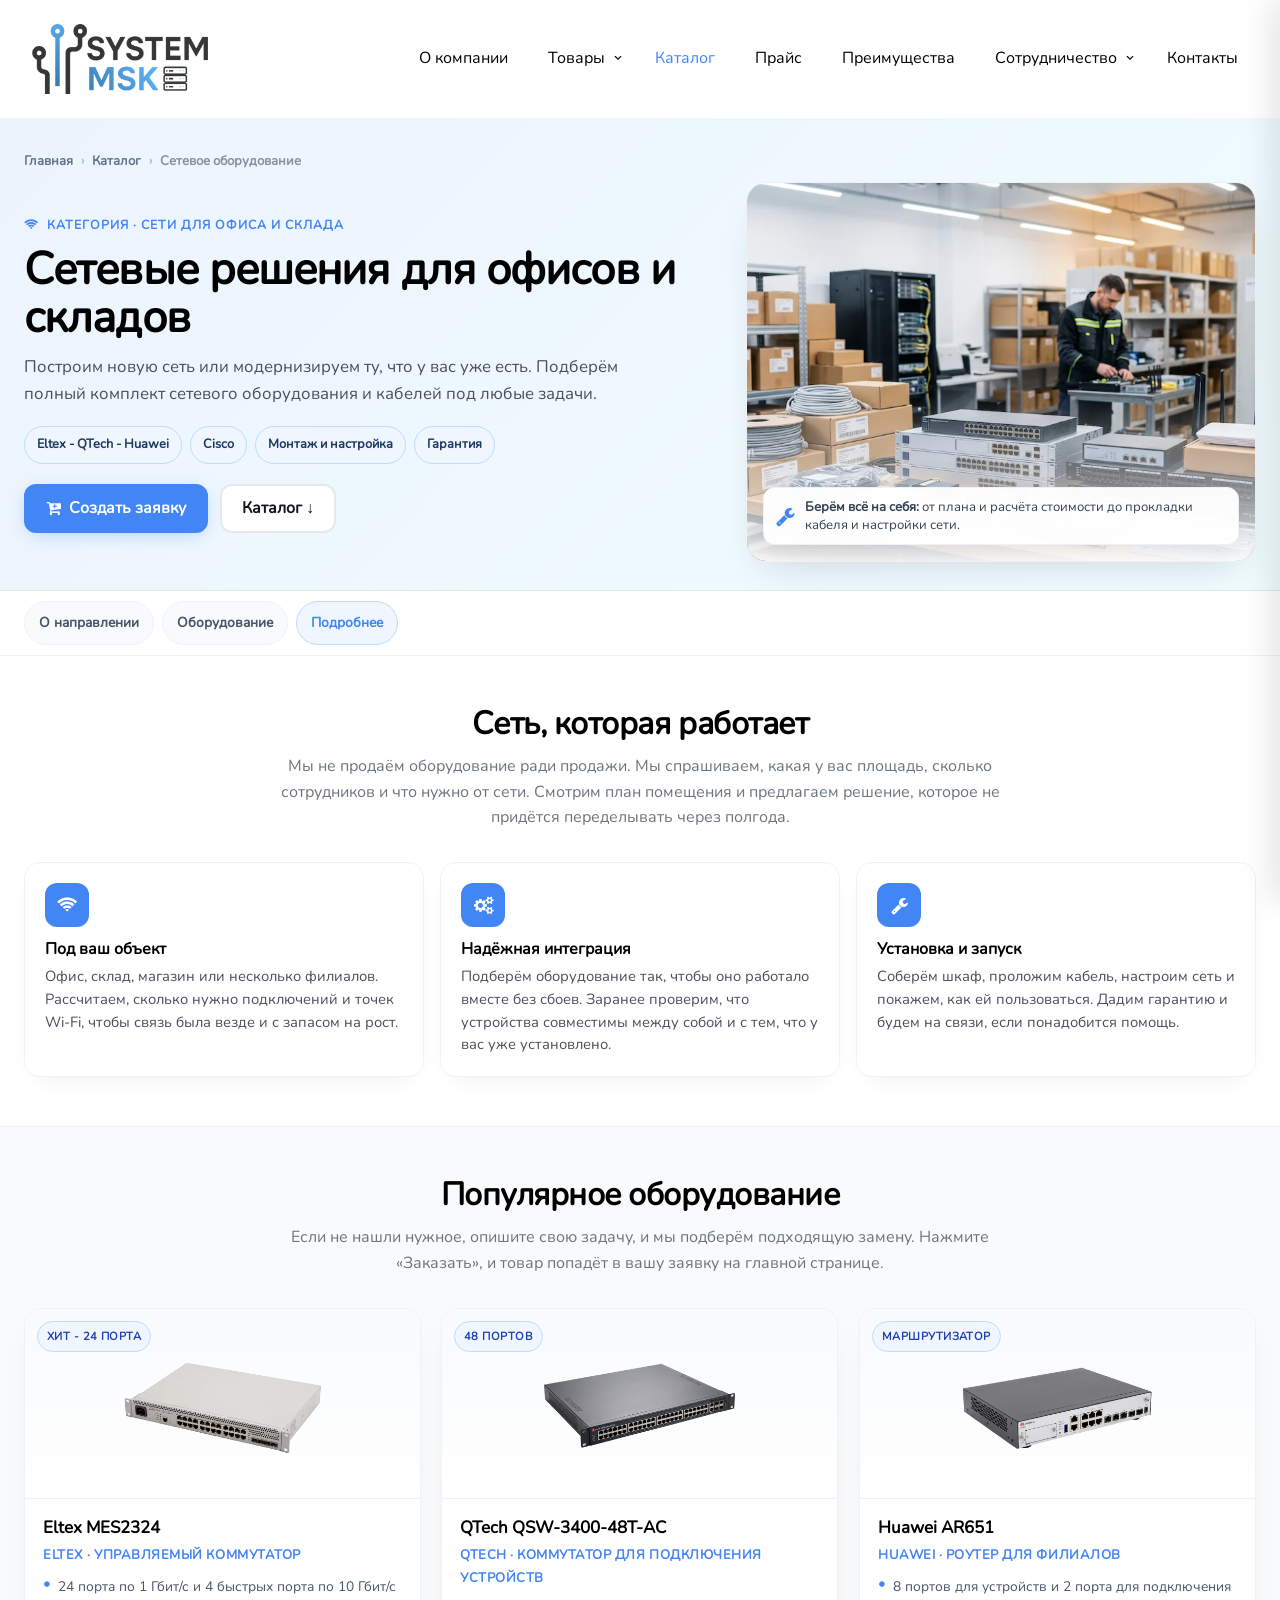
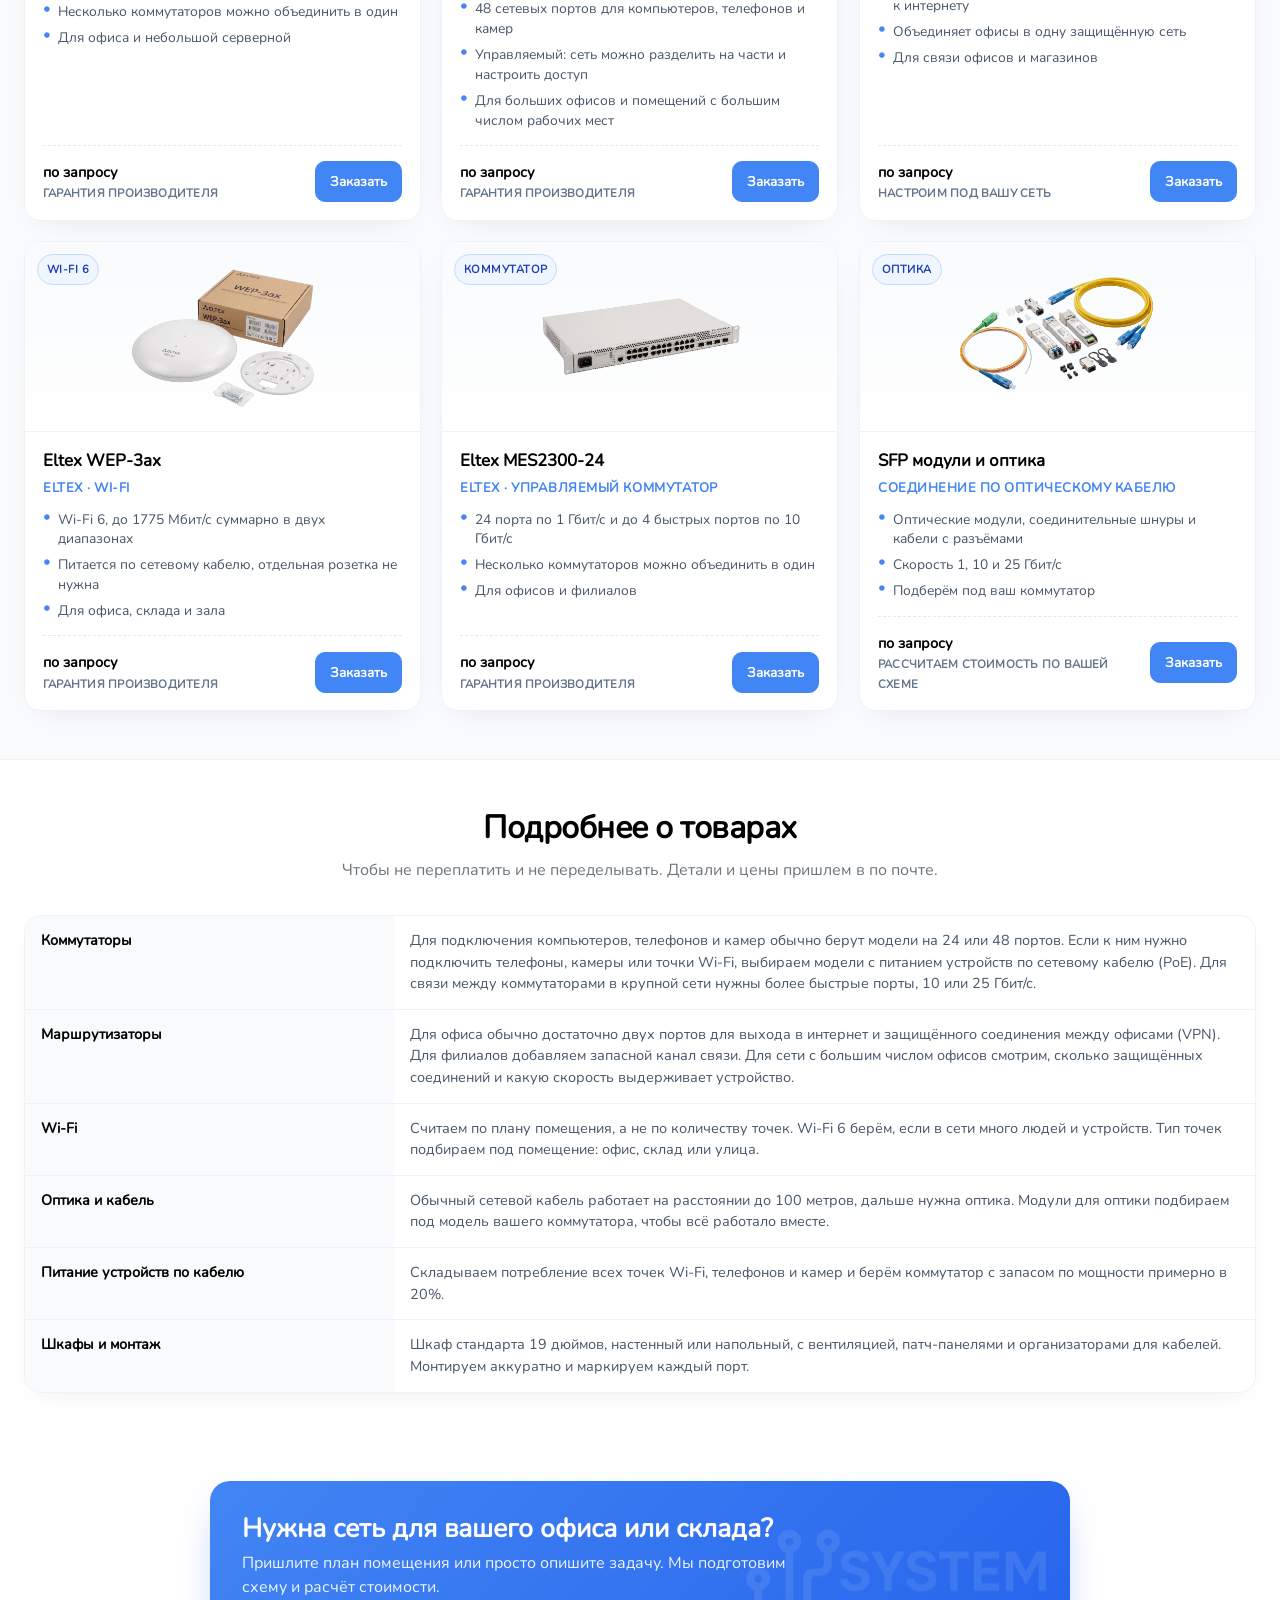
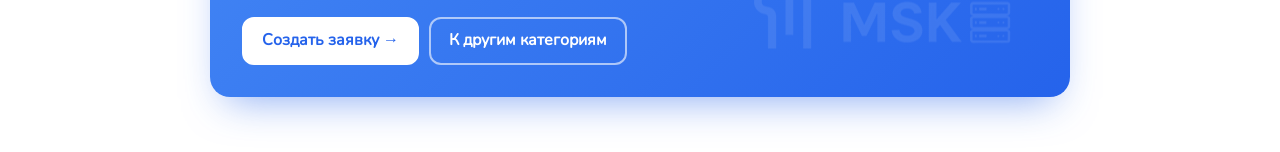
<file: category-network.html>
﻿<!DOCTYPE html>
<html lang="ru" class="page--category">
<head>
  <meta charset="utf-8">
  <meta name="viewport" content="width=device-width, initial-scale=1">
  <title>Сетевое оборудование - System MSK</title>
  <link rel="shortcut icon" type="image/x-icon" href="images/Favicon.png">
  <link rel="icon" type="image/x-icon" href="images/Favicon.png">
  <link rel="preload" href="/fonts/bebas-neue-v16-latin-regular.woff2" as="font" type="font/woff2" crossorigin>
  <link rel="preload" href="/fonts/nunito-v32-cyrillic-ext_latin-regular.woff2" as="font" type="font/woff2" crossorigin>
  <link rel="stylesheet" href="css/styles.css">
  <link rel="stylesheet" href="fonts/icomoon/style.css" media="print" onload="this.media='all'">
  <noscript><link rel="stylesheet" href="fonts/icomoon/style.css"></noscript>
  <meta name="description" content="Сетевое оборудование System MSK: коммутаторы, маршрутизаторы, Wi-Fi, оптика. Eltex, QTech, Huawei, Cisco. Подбор, поставка, монтаж и настройка.">
</head>
<body class="page page--category">

  <header class="header" data-header role="banner">
    <div class="l-container header__inner">
      <h1 class="header__logo">
        <a class="header__logo-link" href="index.php">
          <img class="header__logo-image" src="images/logo.webp" alt="System MSK">
        </a>
      </h1>
      <nav class="header__nav" role="navigation" aria-label="Главное меню">
        <ul class="header__list" data-clone-nav>
          <li class="header__item"><a class="header__link" href="index.php#about">О компании</a></li>
          <li class="header__item header__item--has-children">
            <a class="header__link" href="index.php#products" data-slide="3">Товары</a>
            <ul class="header__dropdown">
              <li><a class="header__dropdown-link" href="category-servers.html">Серверное оборудование</a></li>
              <li><a class="header__dropdown-link" href="category-components.html">Комплектующие</a></li>
              <li><a class="header__dropdown-link" href="category-office.html">Оргтехника</a></li>
              <li><a class="header__dropdown-link" href="category-network.html">Сетевое оборудование</a></li>
              <li><a class="header__dropdown-link" href="category-software.html">ПО</a></li>
            </ul>
          </li>
          <li class="header__item"><a class="header__link header__link--active" href="catalog.html" aria-current="page">Каталог</a></li>
          <li class="header__item"><a class="header__link" href="images/ПРАЙС.xlsx">Прайс</a></li>
          <li class="header__item"><a class="header__link" href="index.php#features">Преимущества</a></li>
          <li class="header__item header__item--has-children">
            <a class="header__link" href="index.php#partners">Сотрудничество</a>
            <ul class="header__dropdown">
              <li><a class="header__dropdown-link" href="index.php#partners">Партнёры</a></li>
              <li><a class="header__dropdown-link" href="index.php#clients">Клиенты</a></li>
            </ul>
          </li>
          <li class="header__item"><a class="header__link" href="index.php#contact">Контакты</a></li>
        </ul>
      </nav>
      <button class="header__burger" type="button" data-menu-toggle aria-label="Открыть меню">
        <span class="icon-menu" aria-hidden="true"></span>
      </button>
    </div>
  </header>

  <aside class="mobile-menu" data-mobile-menu>
    <div class="mobile-menu__header">
      <button class="mobile-menu__close" type="button" data-menu-close aria-label="Закрыть меню">
        <span class="icon-close2" aria-hidden="true"></span>
      </button>
    </div>
    <div class="mobile-menu__body" data-mobile-menu-body></div>
  </aside>
  <div class="mobile-menu__overlay" data-menu-overlay></div>

  <main>

    <section class="cat-hero--servers">
      <div class="l-container">
        <div class="cat-crumbs">
          <a href="index.php">Главная</a><span>›</span>
          <a href="catalog.html">Каталог</a><span>›</span>
          <span style="color:#0f172a">Сетевое оборудование</span>
        </div>

        <div class="cat-hero-grid">
          <div>
            <span class="cat-hero__eyebrow"><span class="icon-wifi" aria-hidden="true"></span> Категория · Сети для офиса и склада</span>
            <h1 class="cat-hero__title">Сетевые решения для офисов и складов</h1>
            <p class="cat-hero__lead">Построим новую сеть или модернизируем ту, что у вас уже есть. Подберём полный комплект сетевого оборудования и кабелей под любые задачи.</p>
            <ul class="cat-hero__meta">
              <li>Eltex - QTech - Huawei</li>
              <li>Cisco</li>
              <li>Монтаж и настройка</li>
              <li>Гарантия</li>
            </ul>
            <div class="cat-hero__actions">
              <button class="button button--primary" type="button" data-catalog-order="Сетевое оборудование: запрос подбора"><span class="icon-cart-plus" aria-hidden="true"></span> Создать заявку</button>
              <a class="button" href="#models" style="background:#fff;border:2px solid #e6e8ee;color:#12151c;border-radius:12px">Каталог ↓</a>
            </div>
          </div>

          <div class="cat-hero__visual cat-hero__visual--cover">
            <img src="images/Catalog/category-network.webp" alt="Сетевое оборудование System MSK" loading="eager">
            <div class="cat-hero__note">
              <span class="icon-wrench" aria-hidden="true" style="font-size:20px;color:var(--color-primary)"></span>
              <span><strong>Берём всё на себя:</strong> от плана и расчёта стоимости до прокладки кабеля и настройки сети.</span>
            </div>
          </div>
        </div>
      </div>
    </section>

        <nav class="cat-nav" aria-label="Разделы категории">
      <div class="l-container">
        <div class="cat-nav__inner">
          <a class="cat-nav__link" href="#about-cat">О направлении</a>
          <a class="cat-nav__link" href="#models">Оборудование</a>
          <a class="cat-nav__link" href="#specs">Подробнее</a>
        </div>
      </div>
    </nav>

    <section class="cat-section" id="about-cat">
      <div class="l-container">
        <div class="cat-heading reveal">
          <h2>Сеть, которая работает</h2>
          <p>Мы не продаём оборудование ради продажи. Мы спрашиваем, какая у вас площадь, сколько сотрудников и что нужно от сети. Смотрим план помещения и предлагаем решение, которое не придётся переделывать через полгода.</p>
        </div>
        <div class="cat-kpi">
          <article class="cat-kpi__card reveal">
            <div class="cat-kpi__icon"><span class="icon-wifi" aria-hidden="true"></span></div>
            <h3 class="cat-kpi__title">Под ваш объект</h3>
            <p class="cat-kpi__text">Офис, склад, магазин или несколько филиалов. Рассчитаем, сколько нужно подключений и точек Wi-Fi, чтобы связь была везде и с запасом на рост.</p>
          </article>
          <article class="cat-kpi__card reveal" data-reveal-delay="100">
            <div class="cat-kpi__icon"><span class="icon-cogs" aria-hidden="true"></span></div>
            <h3 class="cat-kpi__title">Надёжная интеграция</h3>
            <p class="cat-kpi__text">Подберём оборудование так, чтобы оно работало вместе без сбоев. Заранее проверим, что устройства совместимы между собой и с тем, что у вас уже установлено.</p>
          </article>
          <article class="cat-kpi__card reveal" data-reveal-delay="200">
            <div class="cat-kpi__icon"><span class="icon-wrench" aria-hidden="true"></span></div>
            <h3 class="cat-kpi__title">Установка и запуск</h3>
            <p class="cat-kpi__text">Соберём шкаф, проложим кабель, настроим сеть и покажем, как ей пользоваться. Дадим гарантию и будем на связи, если понадобится помощь.</p>
          </article>
        </div>
      </div>
    </section>

    <section class="cat-section cat-section--muted" id="models">
      <div class="l-container">
        <div class="cat-heading reveal">
          <h2>Популярное оборудование</h2>
          <p>Если не нашли нужное, опишите свою задачу, и мы подберём подходящую замену. Нажмите «Заказать», и товар попадёт в вашу заявку на главной странице.</p>
        </div>

        <div class="models-grid">

          <article class="model-card reveal">
            <div class="model-card__media">
              <span class="model-card__badge">Хит - 24 порта</span>
              <img src="images/Catalog/category-network--Eltex MES2324.webp" alt="Eltex MES2324" loading="lazy">
            </div>
            <div class="model-card__body">
              <h3 class="model-card__title">Eltex MES2324</h3>
              <p class="model-card__vendor">ELTEX · УПРАВЛЯЕМЫЙ КОММУТАТОР</p>
              <ul class="model-card__specs">
                <li>24 порта по 1 Гбит/с и 4 быстрых порта по 10 Гбит/с</li>
                <li>Несколько коммутаторов можно объединить в один</li>
                <li>Для офиса и небольшой серверной</li>
              </ul>
              <div class="model-card__foot">
                <div class="model-card__price">по запросу <small>Гарантия производителя</small></div>
                <button class="model-card__btn" type="button" data-catalog-order="Сетевое оборудование: Eltex MES2324">Заказать</button>
              </div>
            </div>
          </article>

          <article class="model-card reveal" data-reveal-delay="100">
            <div class="model-card__media">
              <span class="model-card__badge">48 портов</span>
              <img src="images/Catalog/category-network--QTech QSW-3400-48T-AC.webp" alt="QTech QSW-3400" loading="lazy">
            </div>
            <div class="model-card__body">
              <h3 class="model-card__title">QTech QSW-3400-48T-AC</h3>
              <p class="model-card__vendor">QTECH · КОММУТАТОР ДЛЯ ПОДКЛЮЧЕНИЯ УСТРОЙСТВ</p>
              <ul class="model-card__specs">
                <li>48 сетевых портов для компьютеров, телефонов и камер</li>
                <li>Управляемый: сеть можно разделить на части и настроить доступ</li>
                <li>Для больших офисов и помещений с большим числом рабочих мест</li>
              </ul>
              <div class="model-card__foot">
                <div class="model-card__price">по запросу <small>Гарантия производителя</small></div>
                <button class="model-card__btn" type="button" data-catalog-order="Сетевое оборудование: QTech QSW-3400-48T">Заказать</button>
              </div>
            </div>
          </article>

          <article class="model-card reveal" data-reveal-delay="200">
            <div class="model-card__media">
              <span class="model-card__badge">Маршрутизатор</span>
              <img src="images/Catalog/category-network--Huawei AR651.webp" alt="Huawei AR651" loading="lazy">
            </div>
            <div class="model-card__body">
              <h3 class="model-card__title">Huawei AR651</h3>
              <p class="model-card__vendor">HUAWEI · РОУТЕР ДЛЯ ФИЛИАЛОВ</p>
              <ul class="model-card__specs">
                <li>8 портов для устройств и 2 порта для подключения к интернету</li>
                <li>Объединяет офисы в одну защищённую сеть</li>
                <li>Для связи офисов и магазинов</li>
              </ul>
              <div class="model-card__foot">
                <div class="model-card__price">по запросу <small>Настроим под вашу сеть</small></div>
                <button class="model-card__btn" type="button" data-catalog-order="Сетевое оборудование: Huawei AR651">Заказать</button>
              </div>
            </div>
          </article>

          <article class="model-card reveal">
            <div class="model-card__media">
              <span class="model-card__badge">Wi-Fi 6</span>
              <img src="images/Catalog/category-network--Eltex WEP-3ax.webp" alt="Eltex WEP-3ax" loading="lazy">
            </div>
            <div class="model-card__body">
              <h3 class="model-card__title">Eltex WEP-3ax</h3>
              <p class="model-card__vendor">ELTEX · WI-FI</p>
              <ul class="model-card__specs">
                <li>Wi-Fi 6, до 1775 Мбит/с суммарно в двух диапазонах</li>
                <li>Питается по сетевому кабелю, отдельная розетка не нужна</li>
                <li>Для офиса, склада и зала</li>
              </ul>
              <div class="model-card__foot">
                <div class="model-card__price">по запросу <small>Гарантия производителя</small></div>
                <button class="model-card__btn" type="button" data-catalog-order="Сетевое оборудование: Eltex WEP-3ax">Заказать</button>
              </div>
            </div>
          </article>

          <article class="model-card reveal" data-reveal-delay="100">
            <div class="model-card__media">
              <span class="model-card__badge">Коммутатор</span>
              <img src="images/Catalog/category-network--Eltex MES2300-24.webp" alt="SFP модули и патч-панели" loading="lazy">
            </div>
            <div class="model-card__body">
              <h3 class="model-card__title">Eltex MES2300-24</h3>
              <p class="model-card__vendor">ELTEX · УПРАВЛЯЕМЫЙ КОММУТАТОР</p>
              <ul class="model-card__specs">
                <li>24 порта по 1 Гбит/с и до 4 быстрых портов по 10 Гбит/с</li>
                <li>Несколько коммутаторов можно объединить в один</li>
                <li>Для офисов и филиалов</li>
              </ul>
              <div class="model-card__foot">
                <div class="model-card__price">по запросу <small>Гарантия производителя</small></div>
                <button class="model-card__btn" type="button" data-catalog-order="Сетевое оборудование: SFP и оптика">Заказать</button>
              </div>
            </div>
          </article>

          <article class="model-card reveal" data-reveal-delay="200">
            <div class="model-card__media">
              <span class="model-card__badge">Оптика</span>
              <img src="images/Catalog/category-network--SFP.webp" alt="Шкафы и монтаж" loading="lazy">
            </div>
            <div class="model-card__body">
              <h3 class="model-card__title">SFP модули и оптика</h3>
              <p class="model-card__vendor">СОЕДИНЕНИЕ ПО ОПТИЧЕСКОМУ КАБЕЛЮ</p>
              <ul class="model-card__specs">
                <li>Оптические модули, соединительные шнуры и кабели с разъёмами</li>
                <li>Скорость 1, 10 и 25 Гбит/с</li>
                <li>Подберём под ваш коммутатор</li>
              </ul>
              <div class="model-card__foot">
                <div class="model-card__price">по запросу <small>Рассчитаем стоимость по вашей схеме</small></div>
                <button class="model-card__btn" type="button" data-catalog-order="Сетевое оборудование: шкафы и монтаж">Заказать</button>
              </div>
            </div>
          </article>

        </div>
      </div>
    </section>

    <section class="cat-section" id="specs">
      <div class="l-container">
        <div class="cat-heading reveal">
          <h2>Подробнее о товарах</h2>
          <p>Чтобы не переплатить и не переделывать. Детали и цены пришлем в по почте.</p>
        </div>

        <div class="specs-wrap reveal">
          <table class="specs-table">
            <tbody>
              <tr>
                <th>Коммутаторы</th>
                <td>Для подключения компьютеров, телефонов и камер обычно берут модели на 24 или 48 портов. Если к ним нужно подключить телефоны, камеры или точки Wi-Fi, выбираем модели с питанием устройств по сетевому кабелю (PoE). Для связи между коммутаторами в крупной сети нужны более быстрые порты, 10 или 25 Гбит/с.</td>
              </tr>
              <tr>
                <th>Маршрутизаторы</th>
                <td>Для офиса обычно достаточно двух портов для выхода в интернет и защищённого соединения между офисами (VPN). Для филиалов добавляем запасной канал связи. Для сети с большим числом офисов смотрим, сколько защищённых соединений и какую скорость выдерживает устройство.</td>
              </tr>
              <tr>
                <th>Wi-Fi</th>
                <td>Считаем по плану помещения, а не по количеству точек. Wi-Fi 6 берём, если в сети много людей и устройств. Тип точек подбираем под помещение: офис, склад или улица.</td>
              </tr>
              <tr>
                <th>Оптика и кабель</th>
                <td>Обычный сетевой кабель работает на расстоянии до 100 метров, дальше нужна оптика. Модули для оптики подбираем под модель вашего коммутатора, чтобы всё работало вместе.</td>
              </tr>
              <tr>
                <th>Питание устройств по кабелю</th>
                <td>Складываем потребление всех точек Wi-Fi, телефонов и камер и берём коммутатор с запасом по мощности примерно в 20%.</td>
              </tr>
              <tr>
                <th>Шкафы и монтаж</th>
                <td>Шкаф стандарта 19 дюймов, настенный или напольный, с вентиляцией, патч-панелями и организаторами для кабелей. Монтируем аккуратно и маркируем каждый порт.</td>
              </tr>
            </tbody>
          </table>
        </div>
        <div class="specs-mob reveal" aria-label="Характеристики — мобильная версия">
          <div class="specs-mob__item"><button class="specs-mob__btn" type="button" aria-expanded="false">Коммутаторы</button><div class="specs-mob__panel"><div class="specs-mob__body">Для подключения компьютеров, телефонов и камер обычно берут модели на 24 или 48 портов. Если к ним нужно подключить телефоны, камеры или точки Wi-Fi, выбираем модели с питанием устройств по сетевому кабелю (PoE). Для связи между коммутаторами в крупной сети нужны более быстрые порты, 10 или 25 Гбит/с.</div></div></div>
          <div class="specs-mob__item"><button class="specs-mob__btn" type="button" aria-expanded="false">Маршрутизаторы</button><div class="specs-mob__panel"><div class="specs-mob__body">Для офиса обычно достаточно двух портов для выхода в интернет и защищённого соединения между офисами (VPN). Для филиалов добавляем запасной канал связи. Для сети с большим числом офисов смотрим, сколько защищённых соединений и какую скорость выдерживает устройство.</div></div></div>
          <div class="specs-mob__item"><button class="specs-mob__btn" type="button" aria-expanded="false">Wi-Fi</button><div class="specs-mob__panel"><div class="specs-mob__body">Считаем по плану помещения, а не по количеству точек. Wi-Fi 6 берём, если в сети много людей и устройств. Тип точек подбираем под помещение: офис, склад или улица.</div></div></div>
          <div class="specs-mob__item"><button class="specs-mob__btn" type="button" aria-expanded="false">Оптика и кабель</button><div class="specs-mob__panel"><div class="specs-mob__body">Обычный сетевой кабель работает на расстоянии до 100 метров, дальше нужна оптика. Модули для оптики подбираем под модель вашего коммутатора, чтобы всё работало вместе.</div></div></div>
          <div class="specs-mob__item"><button class="specs-mob__btn" type="button" aria-expanded="false">Питание устройств по кабелю</button><div class="specs-mob__panel"><div class="specs-mob__body">Складываем потребление всех точек Wi-Fi, телефонов и камер и берём коммутатор с запасом по мощности примерно в 20%.</div></div></div>
          <div class="specs-mob__item"><button class="specs-mob__btn" type="button" aria-expanded="false">Шкафы и монтаж</button><div class="specs-mob__panel"><div class="specs-mob__body">Шкаф стандарта 19 дюймов, настенный или напольный, с вентиляцией, патч-панелями и организаторами для кабелей. Монтируем аккуратно и маркируем каждый порт.</div></div></div>
        </div>
      </div>
    </section>

    <section class="cat-cta" id="cat-cta">
      <div class="l-container">
        <div class="cat-cta__card reveal">
          <div class="cat-cta__brand" aria-hidden="true"><img src="images/logo.webp" alt="" loading="lazy"></div>
          <div class="cat-cta__main">
            <h2>Нужна сеть для вашего офиса или склада?</h2>
            <p>Пришлите план помещения или просто опишите задачу. Мы подготовим схему и расчёт стоимости.
            <div class="cat-cta__actions"><button class="button" type="button" data-catalog-order="Сетевое оборудование: нужен расчет сети" style="background:#fff;color:#2563eb;border-color:#fff">Создать заявку →</button>
              <a class="button" href="catalog.html" style="background:transparent;border:2px solid rgba(255,255,255,.6);color:#fff">К другим категориям</a></div>
          </div>
</div>
      </div>
    </section>

  </main>

  <script src="js/app.js" defer></script>
  <script>
  (() => {
    const LS_KEY = 'systemamsk_catalog_category';
    const go = (cat) => {
      try { localStorage.setItem(LS_KEY, cat); } catch {}
      location.href = 'index.php?category=' + encodeURIComponent(cat) + '#contact';
    };
    document.addEventListener('DOMContentLoaded', () => {
      document.querySelectorAll('[data-catalog-order]').forEach(btn => {
        btn.addEventListener('click', () => go(btn.getAttribute('data-catalog-order') || 'Сетевое оборудование'));
      });
      document.querySelectorAll('.specs-mob__btn').forEach(btn => {
        btn.addEventListener('click', () => {
          const item = btn.closest('.specs-mob__item');
          const panel = item.querySelector('.specs-mob__panel');
          const open = item.classList.toggle('specs-mob__item--open');
          btn.setAttribute('aria-expanded', open ? 'true' : 'false');
          panel.style.maxHeight = open ? panel.scrollHeight + 'px' : '0';
        });
      });
      const links = Array.from(document.querySelectorAll('.cat-nav__link[href^=\"#\"]'));
      const ids = links.map(a => a.getAttribute('href').slice(1));
      const obs = new IntersectionObserver(entries => {
        entries.forEach(e => {
          if (!e.isIntersecting) return;
          links.forEach(a => a.classList.toggle('cat-nav__link--active', a.getAttribute('href') === '#' + e.target.id));
        });
      }, { rootMargin: '-45% 0px -50% 0px', threshold: 0 });
      ids.forEach(id => { const el = document.getElementById(id); if (el) obs.observe(el); });
    });
  })();
  </script>
</body>
</html>
</file>
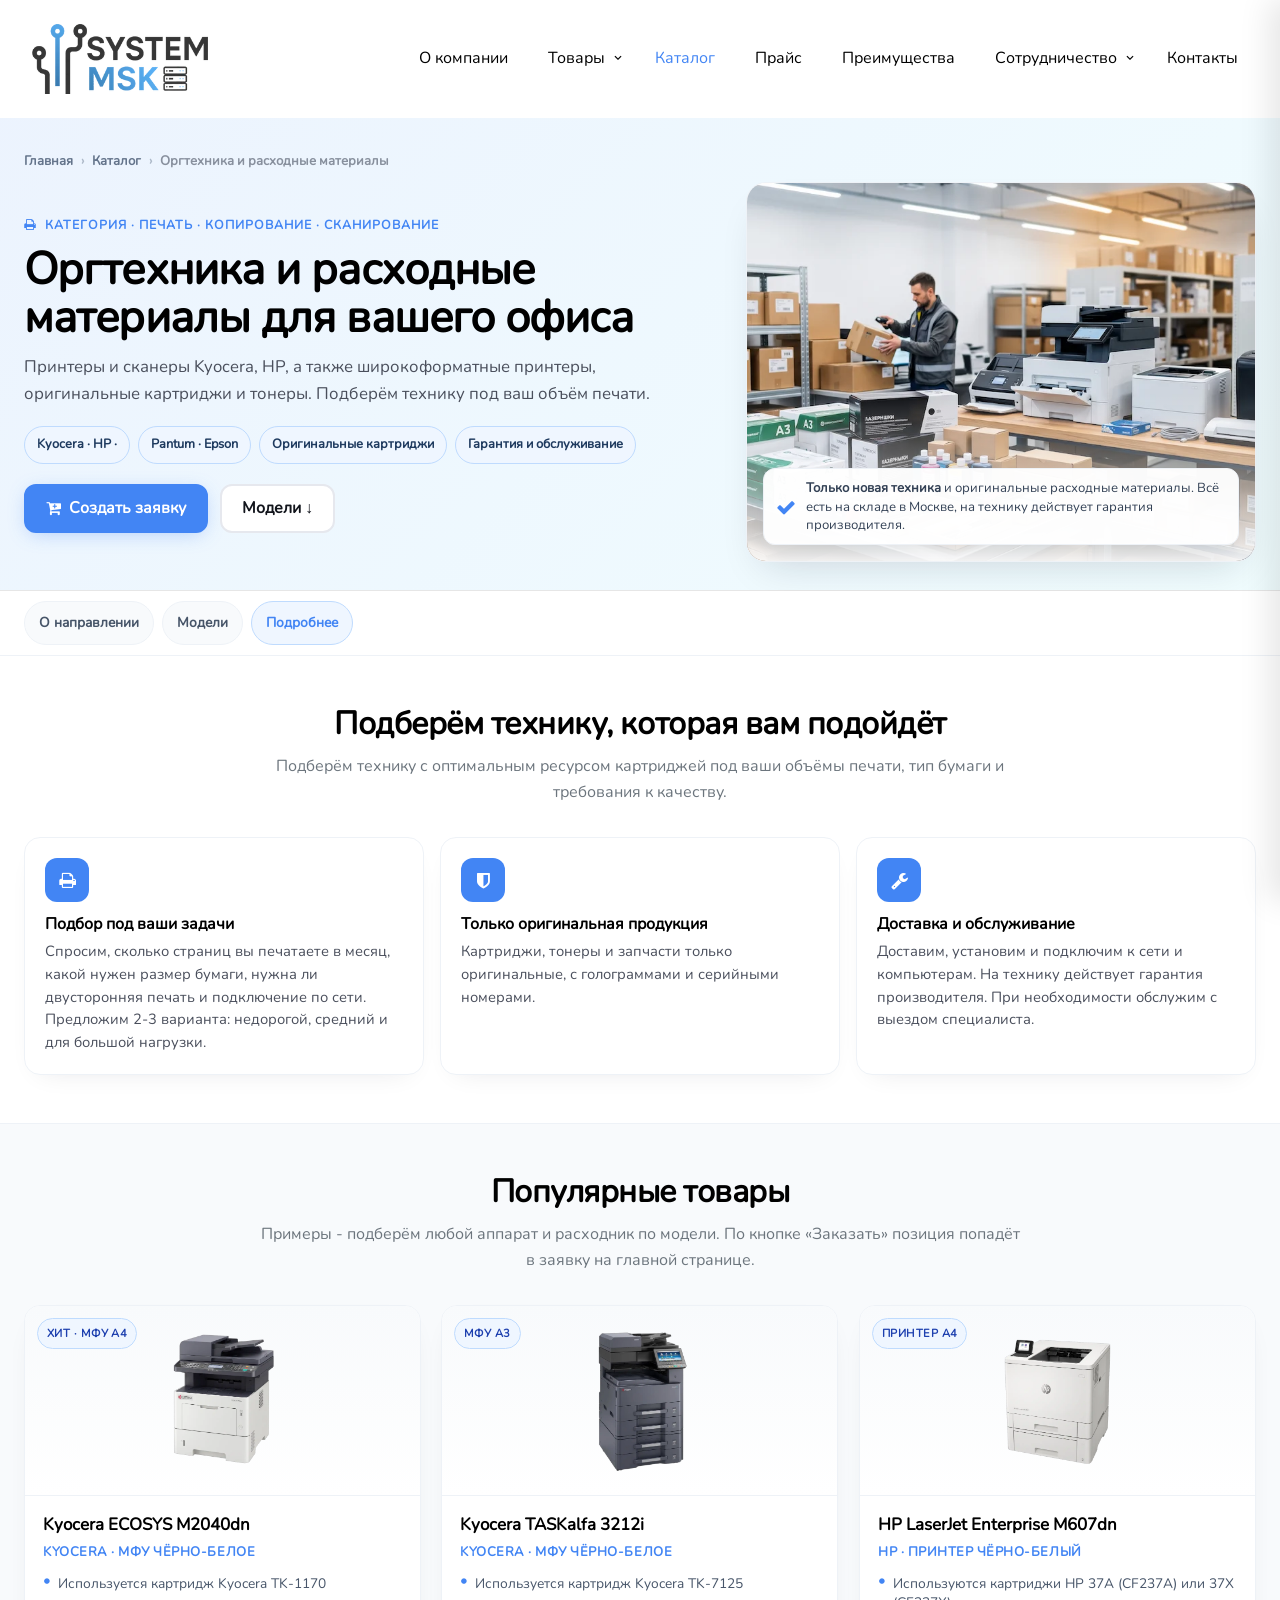
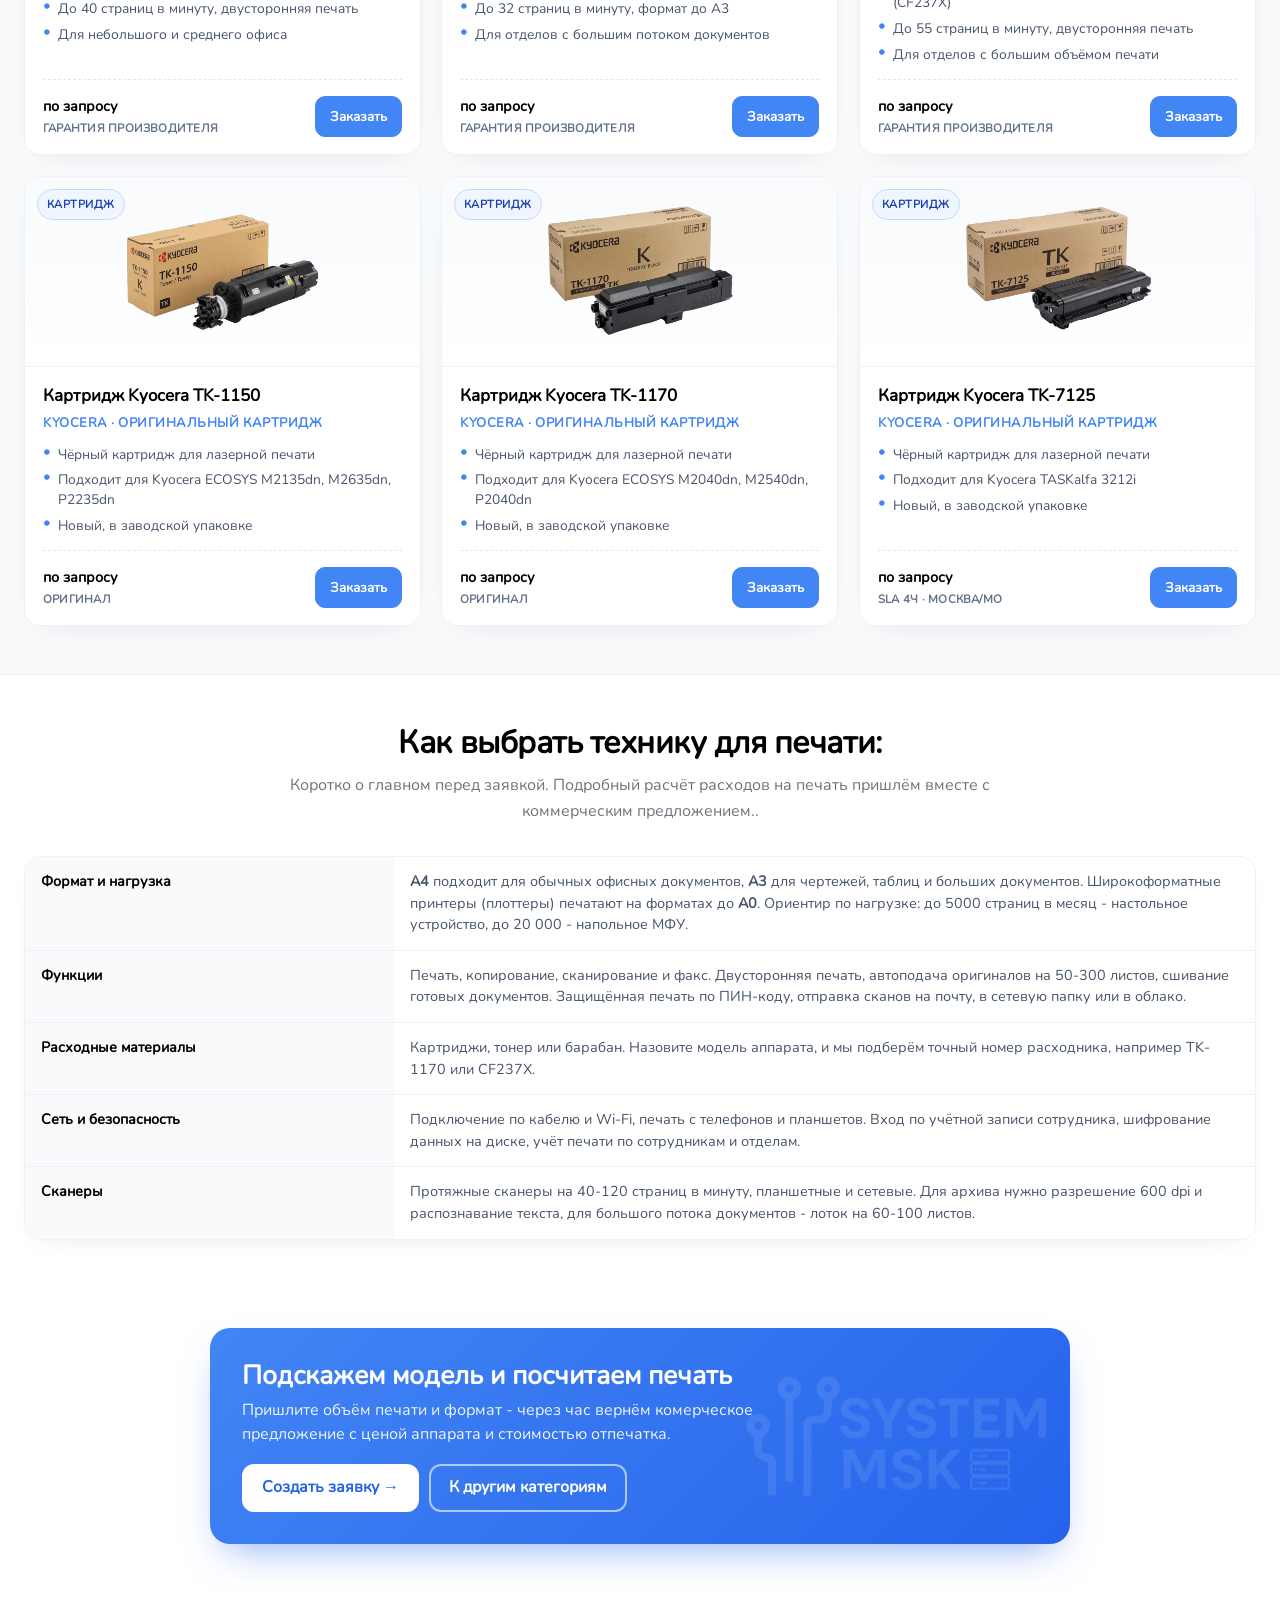
<file: category-office.html>
﻿<!DOCTYPE html>
<html lang="ru" class="page--category">
<head>
  <meta charset="utf-8">
  <meta name="viewport" content="width=device-width, initial-scale=1">
  <title>Оргтехника и расходные материалы - System MSK</title>
  <link rel="shortcut icon" type="image/x-icon" href="images/Favicon.png">
  <link rel="icon" type="image/x-icon" href="images/Favicon.png">
  <link rel="preload" href="/fonts/bebas-neue-v16-latin-regular.woff2" as="font" type="font/woff2" crossorigin>
  <link rel="preload" href="/fonts/nunito-v32-cyrillic-ext_latin-regular.woff2" as="font" type="font/woff2" crossorigin>
  <link rel="stylesheet" href="css/styles.css">
  <link rel="stylesheet" href="fonts/icomoon/style.css" media="print" onload="this.media='all'">
  <noscript><link rel="stylesheet" href="fonts/icomoon/style.css"></noscript>
  <meta name="description" content="Оргтехника и расходники System MSK: Kyocera, HP, Canon, Brother - принтеры, МФУ, сканеры, картриджи и тонеры. Оригинал, гарантия, доставка по РФ, сервис и аутсорсинг печати.">
</head>
<body class="page page--category">

  <header class="header" data-header role="banner">
    <div class="l-container header__inner">
      <h1 class="header__logo">
        <a class="header__logo-link" href="index.php">
          <img class="header__logo-image" src="images/logo.webp" alt="System MSK">
        </a>
      </h1>
      <nav class="header__nav" role="navigation" aria-label="Главное меню">
        <ul class="header__list" data-clone-nav>
          <li class="header__item"><a class="header__link" href="index.php#about">О компании</a></li>
          <li class="header__item header__item--has-children">
            <a class="header__link" href="index.php#products" data-slide="2">Товары</a>
            <ul class="header__dropdown">
              <li><a class="header__dropdown-link" href="category-servers.html">Серверное оборудование</a></li>
              <li><a class="header__dropdown-link" href="category-components.html">Комплектующие</a></li>
              <li><a class="header__dropdown-link" href="category-office.html">Оргтехника</a></li>
              <li><a class="header__dropdown-link" href="index.php#products" data-slide="3">Сетевое оборудование</a></li>
              <li><a class="header__dropdown-link" href="index.php#products" data-slide="4">Программное обеспечение</a></li>
            </ul>
          </li>
          <li class="header__item"><a class="header__link header__link--active" href="catalog.html" aria-current="page">Каталог</a></li>
          <li class="header__item"><a class="header__link" href="images/ПРАЙС.xlsx">Прайс</a></li>
          <li class="header__item"><a class="header__link" href="index.php#features">Преимущества</a></li>
          <li class="header__item header__item--has-children">
            <a class="header__link" href="index.php#partners">Сотрудничество</a>
            <ul class="header__dropdown">
              <li><a class="header__dropdown-link" href="index.php#partners">Партнёры</a></li>
              <li><a class="header__dropdown-link" href="index.php#clients">Клиенты</a></li>
            </ul>
          </li>
          <li class="header__item"><a class="header__link" href="index.php#contact">Контакты</a></li>
        </ul>
      </nav>
      <button class="header__burger" type="button" data-menu-toggle aria-label="Открыть меню">
        <span class="icon-menu" aria-hidden="true"></span>
      </button>
    </div>
  </header>

  <aside class="mobile-menu" data-mobile-menu>
    <div class="mobile-menu__header">
      <button class="mobile-menu__close" type="button" data-menu-close aria-label="Закрыть меню">
        <span class="icon-close2" aria-hidden="true"></span>
      </button>
    </div>
    <div class="mobile-menu__body" data-mobile-menu-body></div>
  </aside>
  <div class="mobile-menu__overlay" data-menu-overlay></div>

  <main>

    <!-- HERO -->
    <section class="cat-hero--servers">
      <div class="l-container">
        <div class="cat-crumbs">
          <a href="index.php">Главная</a><span>›</span>
          <a href="catalog.html">Каталог</a><span>›</span>
          <span style="color:#0f172a">Оргтехника и расходные материалы</span>
        </div>

        <div class="cat-hero-grid">
          <div>
            <span class="cat-hero__eyebrow"><span class="icon-print" aria-hidden="true"></span> Категория · Печать · Копирование · Сканирование</span>
            <h1 class="cat-hero__title">Оргтехника и расходные материалы для вашего офиса</h1>
            <p class="cat-hero__lead">Принтеры и сканеры Kyocera, HP, а также широкоформатные принтеры, оригинальные картриджи и тонеры. Подберём технику под ваш объём печати.</p>
            <ul class="cat-hero__meta">
              <li>Kyocera · HP · </li>
              <li>Pantum · Epson</li>
              <li>Оригинальные картриджи</li>
              <li>Гарантия и обслуживание</li>
            </ul>
            <div class="cat-hero__actions">
              <button class="button button--primary" type="button" data-catalog-order="Оргтехника и расходные материалы: запрос подбора"><span class="icon-cart-plus" aria-hidden="true"></span> Создать заявку</button>
              <a class="button" href="#models" style="background:#fff;border:2px solid #e6e8ee;color:#12151c;border-radius:12px">Модели ↓</a>
            </div>
          </div>

          <div class="cat-hero__visual cat-hero__visual--cover">
            <img src="images/Catalog/category-office.webp" alt="Оргтехника System MSK - Kyocera" loading="eager">
            <div class="cat-hero__note">
              <span class="icon-check" aria-hidden="true" style="font-size:20px;color:var(--color-primary)"></span>
              <span><strong>Только новая техника</strong> и оригинальные расходные материалы. Всё есть на складе в Москве, на технику действует гарантия производителя.</span>
            </div>
          </div>
        </div>
      </div>
    </section>

        <nav class="cat-nav" aria-label="Разделы категории">
      <div class="l-container">
        <div class="cat-nav__inner">
          <a class="cat-nav__link" href="#about-cat">О направлении</a>
          <a class="cat-nav__link" href="#models">Модели</a>
          <a class="cat-nav__link" href="#specs">Подробнее</a>
        </div>
      </div>
    </nav>

    <!-- KPI -->
    <section class="cat-section" id="about-cat">
      <div class="l-container">
        <div class="cat-heading reveal">
          <h2>Подберём технику, которая вам подойдёт</h2>
          <p>Подберём технику с оптимальным ресурсом картриджей под ваши объёмы печати, тип бумаги и требования к качеству.</p>
        </div>
        <div class="cat-kpi">
          <article class="cat-kpi__card reveal">
            <div class="cat-kpi__icon"><span class="icon-print" aria-hidden="true"></span></div>
            <h3 class="cat-kpi__title">Подбор под ваши задачи</h3>
            <p class="cat-kpi__text">Спросим, сколько страниц вы печатаете в месяц, какой нужен размер бумаги, нужна ли двусторонняя печать и подключение по сети. Предложим 2-3 варианта: недорогой, средний и для большой нагрузки.</p>
          </article>
          <article class="cat-kpi__card reveal" data-reveal-delay="100">
            <div class="cat-kpi__icon"><span class="icon-shield" aria-hidden="true"></span></div>
            <h3 class="cat-kpi__title">Только оригинальная продукция</h3>
            <p class="cat-kpi__text">Картриджи, тонеры и запчасти только оригинальные, с голограммами и серийными номерами.</p>
          </article>
          <article class="cat-kpi__card reveal" data-reveal-delay="200">
            <div class="cat-kpi__icon"><span class="icon-wrench" aria-hidden="true"></span></div>
            <h3 class="cat-kpi__title">Доставка и обслуживание</h3>
            <p class="cat-kpi__text">Доставим, установим и подключим к сети и компьютерам. На технику действует гарантия производителя. При необходимости обслужим с выездом специалиста.</p>
          </article>
        </div>
      </div>
    </section>

    <!-- МОДЕЛИ -->
    <section class="cat-section cat-section--muted" id="models">
      <div class="l-container">
        <div class="cat-heading reveal">
          <h2>Популярные товары</h2>
          <p>Примеры - подберём любой аппарат и расходник по модели. По кнопке «Заказать» позиция попадёт в заявку на главной странице.</p>
        </div>

        <div class="models-grid">

          <article class="model-card reveal">
            <div class="model-card__media">
              <span class="model-card__badge">Хит · МФУ A4</span>
              <img src="images/Catalog/category-office--ECOSYS M2040dn.webp" alt="Kyocera ECOSYS M2040dn" loading="lazy">
            </div>
            <div class="model-card__body">
              <h3 class="model-card__title">Kyocera ECOSYS M2040dn</h3>
              <p class="model-card__vendor">KYOCERA · МФУ ЧЁРНО-БЕЛОЕ</p>
              <ul class="model-card__specs">
                <li>Используется картридж Kyocera TK-1170</li>
                <li>До 40 страниц в минуту, двусторонняя печать</li>
                <li>Для небольшого и среднего офиса</li>
              </ul>
              <div class="model-card__foot">
                <div class="model-card__price">по запросу <small>Гарантия производителя</small></div>
                <button class="model-card__btn" type="button" data-catalog-order="Оргтехника: Kyocera ECOSYS M2040dn">Заказать</button>
              </div>
            </div>
          </article>

          <article class="model-card reveal" data-reveal-delay="100">
            <div class="model-card__media">
              <span class="model-card__badge">МФУ А3</span>
              <img src="images/Catalog/category-office--TASKalfa 3212i.webp" alt="Kyocera TASKalfa 3212i" loading="lazy">
            </div>
            <div class="model-card__body">
              <h3 class="model-card__title">Kyocera TASKalfa 3212i</h3>
              <p class="model-card__vendor">KYOCERA · МФУ ЧЁРНО-БЕЛОЕ</p>
              <ul class="model-card__specs">
                <li>Используется картридж Kyocera TK-7125</li>
                <li>До 32 страниц в минуту, формат до А3</li>
                <li>Для отделов с большим потоком документов</li>
              </ul>
              <div class="model-card__foot">
                <div class="model-card__price">по запросу <small>Гарантия производителя</small></div>
                <button class="model-card__btn" type="button" data-catalog-order="Оргтехника: Kyocera TASKalfa 3212i">Заказать</button>
              </div>
            </div>
          </article>

          <article class="model-card reveal" data-reveal-delay="200">
            <div class="model-card__media">
              <span class="model-card__badge">Принтер А4</span>
              <img src="images/Catalog/category-office--HP LaserJet Enterprise M607dn.webp" alt="HP LaserJet Enterprise" loading="lazy">
            </div>
            <div class="model-card__body">
              <h3 class="model-card__title">HP LaserJet Enterprise M607dn</h3>
              <p class="model-card__vendor">HP · ПРИНТЕР ЧЁРНО-БЕЛЫЙ</p>
              <ul class="model-card__specs">
                <li>Используются картриджи HP 37A (CF237A) или 37X (CF237X)</li>
                <li>До 55 страниц в минуту, двусторонняя печать</li>
                <li>Для отделов с большим объёмом печати</li>
              </ul>
              <div class="model-card__foot">
                <div class="model-card__price">по запросу <small>Гарантия производителя</small></div>
                <button class="model-card__btn" type="button" data-catalog-order="Оргтехника: HP LaserJet M607dn">Заказать</button>
              </div>
            </div>
          </article>

          <article class="model-card reveal">
            <div class="model-card__media">
              <span class="model-card__badge">Картридж</span>
              <img src="images/Catalog/category-office--TK-1150.webp" alt="Сканер Canon" loading="lazy">
            </div>
            <div class="model-card__body">
              <h3 class="model-card__title">Картридж Kyocera TK-1150</h3>
              <p class="model-card__vendor">KYOCERA · ОРИГИНАЛЬНЫЙ КАРТРИДЖ</p>
              <ul class="model-card__specs">
                <li>Чёрный картридж для лазерной печати</li>
                <li>Подходит для Kyocera ECOSYS M2135dn, M2635dn, P2235dn</li>
                <li>Новый, в заводской упаковке</li>
              </ul>
              <div class="model-card__foot">
                <div class="model-card__price">по запросу <small>Оригинал</small></div>
                <button class="model-card__btn" type="button" data-catalog-order="Оргтехника: Canon DR-C240">Заказать</button>
              </div>
            </div>
          </article>

          <article class="model-card reveal" data-reveal-delay="100">
            <div class="model-card__media">
              <span class="model-card__badge">Картридж</span>
              <img src="images/Catalog/category-office--TK-1170.webp" alt="Картридж Kyocera" loading="lazy">
            </div>
            <div class="model-card__body">
              <h3 class="model-card__title">Картридж Kyocera TK-1170</h3>
              <p class="model-card__vendor">KYOCERA · ОРИГИНАЛЬНЫЙ КАРТРИДЖ</p>
              <ul class="model-card__specs">
                <li>Чёрный картридж для лазерной печати</li>
                <li>Подходит для Kyocera ECOSYS M2040dn, M2540dn, P2040dn</li>
                <li>Новый, в заводской упаковке</li>
              </ul>
              <div class="model-card__foot">
                <div class="model-card__price">по запросу <small>Оригинал</small></div>
                <button class="model-card__btn" type="button" data-catalog-order="Оргтехника: картриджи TK-1150 / CF289X">Заказать</button>
              </div>
            </div>
          </article>

          <article class="model-card reveal" data-reveal-delay="200">
            <div class="model-card__media">
              <span class="model-card__badge">Картридж</span>
              <img src="images/Catalog/category-office--TK-7125.webp" alt="ЗИП и сервис" loading="lazy">
            </div>
            <div class="model-card__body">
              <h3 class="model-card__title">Картридж Kyocera TK-7125</h3>
              <p class="model-card__vendor">KYOCERA · ОРИГИНАЛЬНЫЙ КАРТРИДЖ</p>
              <ul class="model-card__specs">
                <li>Чёрный картридж для лазерной печати</li>
                <li>Подходит для Kyocera TASKalfa 3212i</li>
                <li>Новый, в заводской упаковке</li>
              </ul>
              <div class="model-card__foot">
                <div class="model-card__price">по запросу <small>SLA 4ч · Москва/МО</small></div>
                <button class="model-card__btn" type="button" data-catalog-order="Оргтехника: ЗИП и покопийный сервис">Заказать</button>
              </div>
            </div>
          </article>

        </div>
      </div>
    </section>

    <!-- ХАРАКТЕРИСТИКИ -->
    <section class="cat-section" id="specs">
      <div class="l-container">
        <div class="cat-heading reveal">
          <h2>Как выбрать технику для печати:</h2>
          <p>Коротко о главном перед заявкой. Подробный расчёт расходов на печать пришлём вместе с коммерческим предложением..</p>
        </div>

        <div class="specs-wrap reveal">
          <table class="specs-table">
            <tbody>
              <tr>
                <th>Формат и нагрузка</th>
                <td><strong>A4</strong> подходит для обычных офисных документов, <strong>A3</strong> для чертежей, таблиц и больших документов. Широкоформатные принтеры (плоттеры) печатают на форматах до <strong>A0</strong>. Ориентир по нагрузке: до 5000 страниц в месяц - настольное устройство, до 20 000 - напольное МФУ.</td>
              </tr>
              <tr>
                <th>Функции</th>
                <td>Печать, копирование, сканирование и факс. Двусторонняя печать, автоподача оригиналов на 50-300 листов, сшивание готовых документов. Защищённая печать по ПИН-коду, отправка сканов на почту, в сетевую папку или в облако.</td>
              </tr>
              <tr>
                <th>Расходные материалы</th>
                <td>Картриджи, тонер или барабан. Назовите модель аппарата, и мы подберём точный номер расходника, например TK-1170 или CF237X.</td>
              </tr>
              <tr>
                <th>Сеть и безопасность</th>
                <td>Подключение по кабелю и Wi-Fi, печать с телефонов и планшетов. Вход по учётной записи сотрудника, шифрование данных на диске, учёт печати по сотрудникам и отделам.</td>
              </tr>
              <tr>
                <th>Сканеры</th>
                <td>Протяжные сканеры на 40-120 страниц в минуту, планшетные и сетевые. Для архива нужно разрешение 600 dpi и распознавание текста, для большого потока документов - лоток на 60-100 листов.</td>
              </tr>
            </tbody>
          </table>
        </div>
        <div class="specs-mob reveal" aria-label="Характеристики — мобильная версия">
          <div class="specs-mob__item"><button class="specs-mob__btn" type="button" aria-expanded="false">Форматы и объёмы</button><div class="specs-mob__panel"><div class="specs-mob__body"><strong>A4</strong> - для офиса; <strong>A3</strong> - для бухгалтерии/чертежей; <strong>плоттеры</strong> - А0/А1. До 5000 стр/мес - настольный, до 20000 - напольный МФУ, выше - департаментский.</div></div></div>
          <div class="specs-mob__item"><button class="specs-mob__btn" type="button" aria-expanded="false">Функции</button><div class="specs-mob__panel"><div class="specs-mob__body">Печать/копия/скан/факс, дуплекс, ADF на 50–300 листов, финишер/степлер, PIN-печать, сканирование в email/FTP/SMB/облако.</div></div></div>
          <div class="specs-mob__item"><button class="specs-mob__btn" type="button" aria-expanded="false">Расходники</button><div class="specs-mob__panel"><div class="specs-mob__body">Картридж/тонер, барабан, девелопер. Указывайте модель аппарата - подберём точный PN (напр. <strong>TK-1150</strong>, <strong>CF289X</strong>). Ресурс считаем по ISO 5%.</div></div></div>
          <div class="specs-mob__item"><button class="specs-mob__btn" type="button" aria-expanded="false">Сеть и безопасность</button><div class="specs-mob__panel"><div class="specs-mob__body">Ethernet/Wi-Fi, AirPrint/Mopria, LDAP/AD, шифрование диска, аудит печати через YSoft/PaperCut/Kyocera Fleet.</div></div></div>
          <div class="specs-mob__item"><button class="specs-mob__btn" type="button" aria-expanded="false">Сканеры</button><div class="specs-mob__panel"><div class="specs-mob__body">Протяжные 40–120 стр/мин, планшетные, сетевые. Для архива - 600 dpi + OCR, для потока - 60–100 листов в лотке и ролики на 200 тыс. сканов.</div></div></div>
          <div class="specs-mob__item"><button class="specs-mob__btn" type="button" aria-expanded="false">Гарантия и документы</button><div class="specs-mob__panel"><div class="specs-mob__body">Гарантия 12–36 мес, серийники в УПД, сертификаты, помощь с ТЗ, ОКПД2 26.20.16, КТРУ для 44-ФЗ/223-ФЗ. ЗИП в Москве.</div></div></div>
        </div>
      </div>
    </section>

<!-- CTA -->
    <section class="cat-cta" id="cat-cta">
      <div class="l-container">
        <div class="cat-cta__card reveal">
          <div class="cat-cta__brand" aria-hidden="true"><img src="images/logo.webp" alt="" loading="lazy"></div>
          <div class="cat-cta__main">
            <h2>Подскажем модель и посчитаем печать</h2>
            <p>Пришлите объём печати и формат - через час вернём комерческое предложение с ценой аппарата и стоимостью отпечатка.
            <div class="cat-cta__actions"><button class="button" type="button" data-catalog-order="Оргтехника и расходные материалы: нужен подбор и расчёт" style="background:#fff;color:#2563eb;border-color:#fff">Создать заявку →</button>
              <a class="button" href="catalog.html" style="background:transparent;border:2px solid rgba(255,255,255,.6);color:#fff">К другим категориям</a></div>
          </div>
</div>
      </div>
    </section>

  </main>

  <script src="js/app.js" defer></script>
  <script>
  (() => {
    const LS_KEY = 'systemamsk_catalog_category';
    const go = (cat) => {
      try { localStorage.setItem(LS_KEY, cat); } catch {}
      location.href = 'index.php?category=' + encodeURIComponent(cat) + '#contact';
    };
    document.addEventListener('DOMContentLoaded', () => {
      document.querySelectorAll('[data-catalog-order]').forEach(btn => {
        btn.addEventListener('click', () => go(btn.getAttribute('data-catalog-order') || 'Оргтехника и расходные материалы'));
      });
      document.querySelectorAll('.specs-mob__btn').forEach(btn => {
        btn.addEventListener('click', () => {
          const item = btn.closest('.specs-mob__item');
          const panel = item.querySelector('.specs-mob__panel');
          const open = item.classList.toggle('specs-mob__item--open');
          btn.setAttribute('aria-expanded', open ? 'true' : 'false');
          panel.style.maxHeight = open ? panel.scrollHeight + 'px' : '0';
        });
      });
      const links = Array.from(document.querySelectorAll('.cat-nav__link[href^=\"#\"]'));
      const ids = links.map(a => a.getAttribute('href').slice(1));
      const obs = new IntersectionObserver(entries => {
        entries.forEach(e => {
          if (!e.isIntersecting) return;
          links.forEach(a => a.classList.toggle('cat-nav__link--active', a.getAttribute('href') === '#' + e.target.id));
        });
      }, { rootMargin: '-45% 0px -50% 0px', threshold: 0 });
      ids.forEach(id => { const el = document.getElementById(id); if (el) obs.observe(el); });
    });
  })();
  </script>
</body>
</html>
</file>
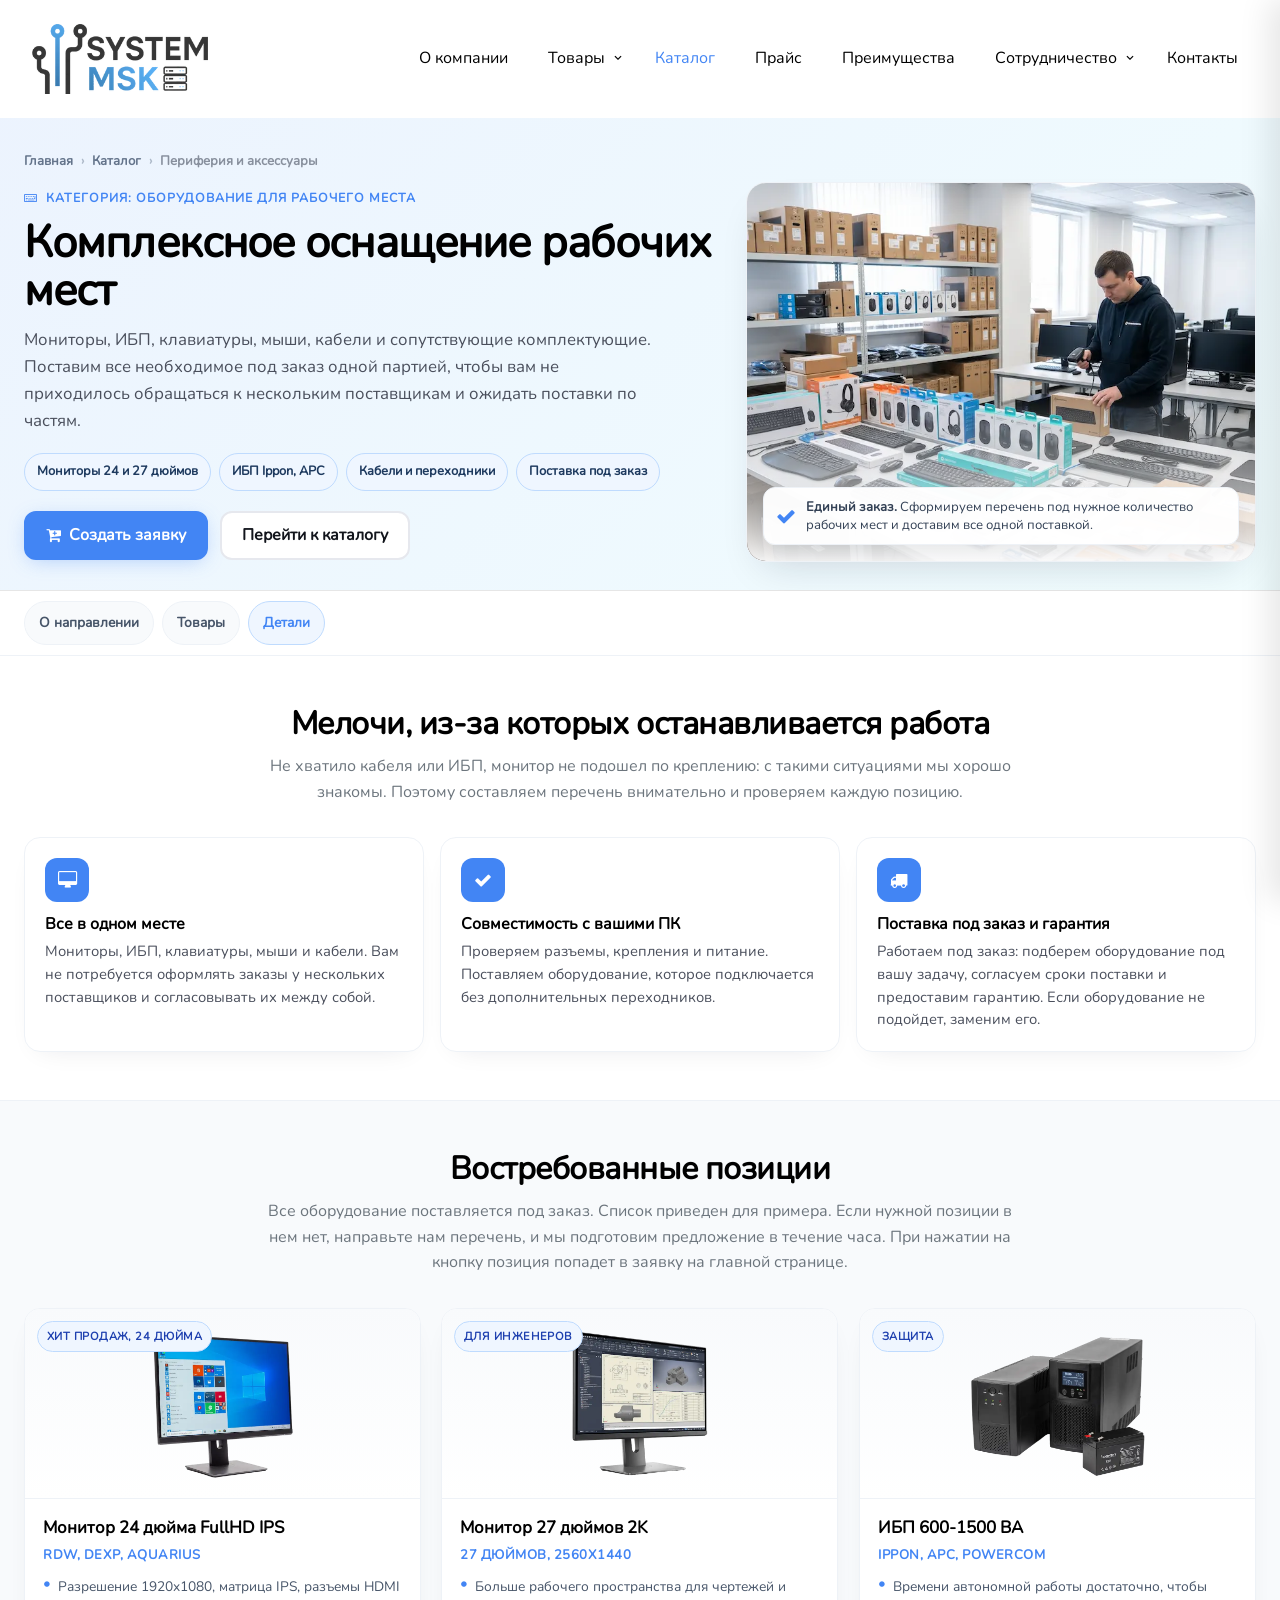
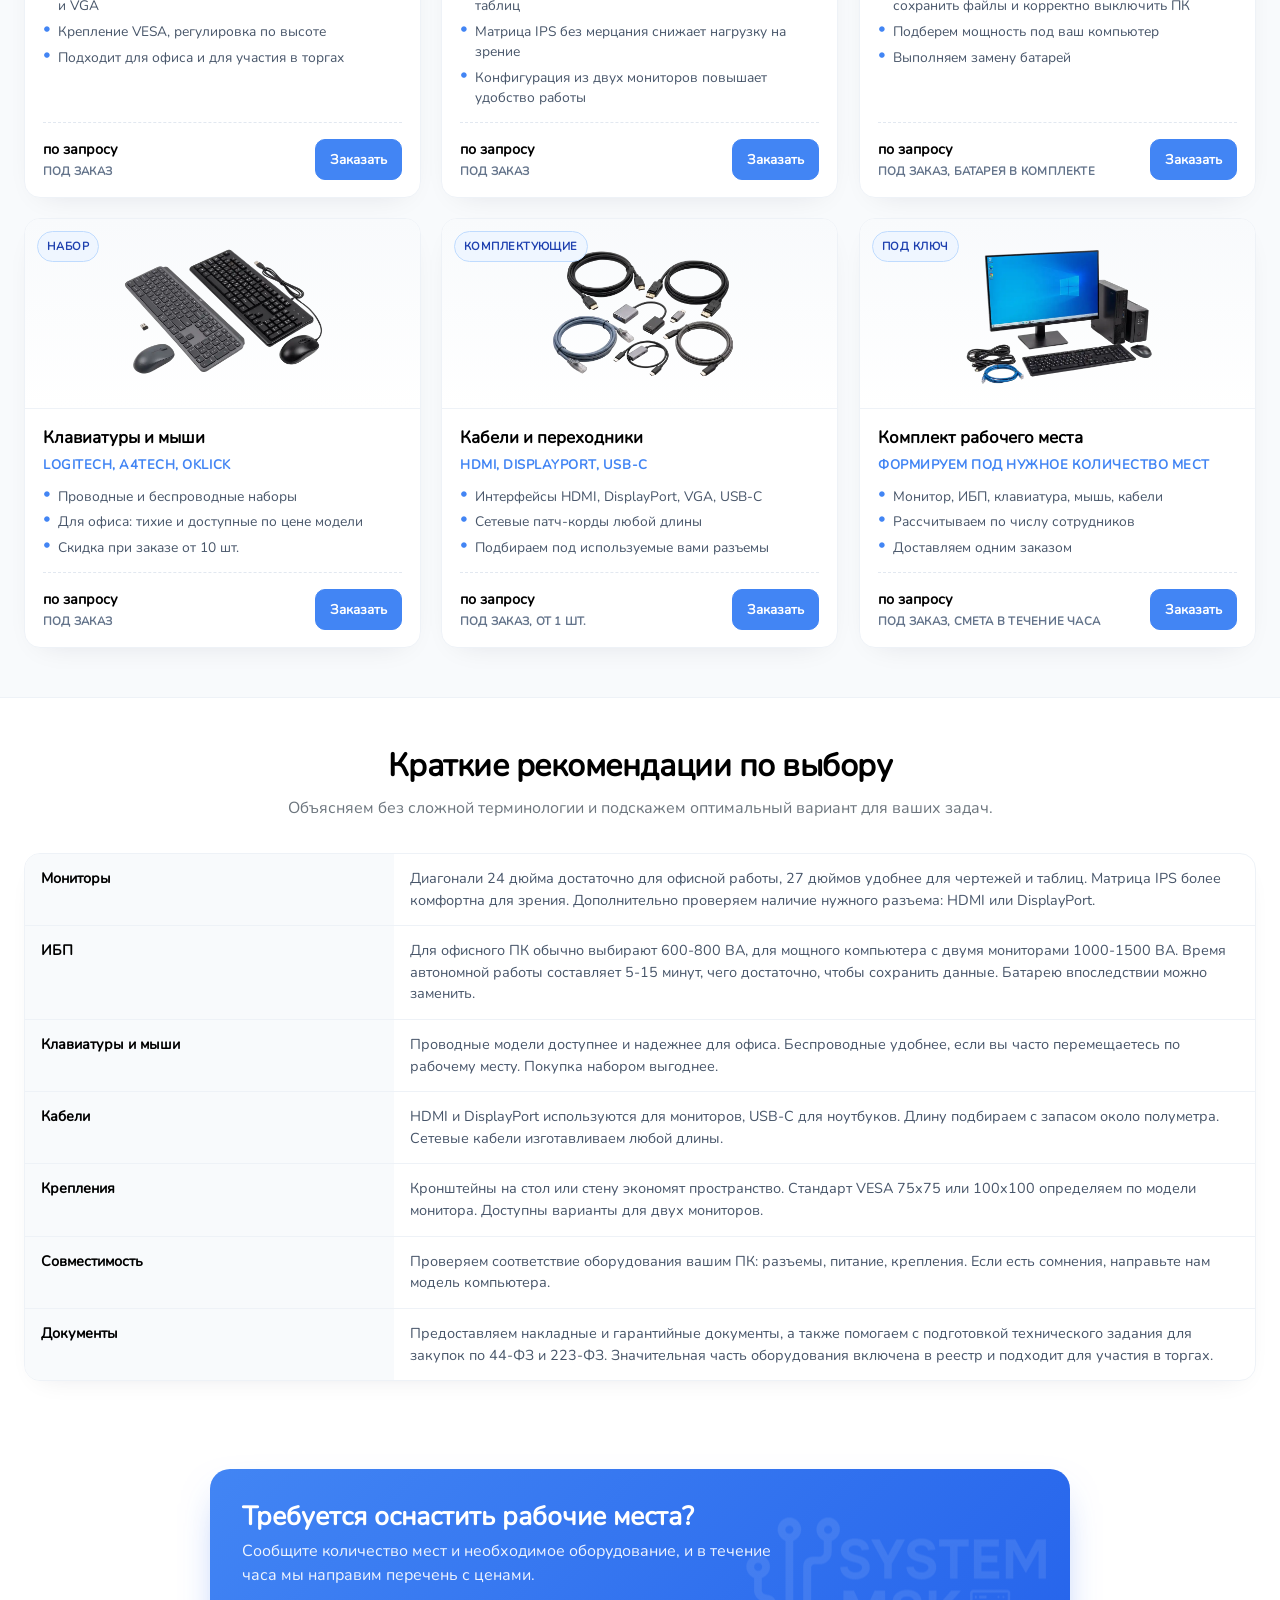
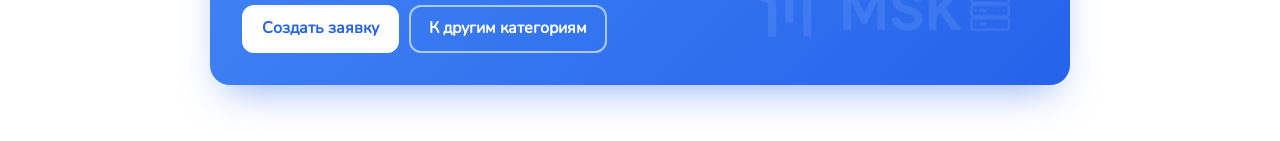
<file: category-periphery.html>
﻿<!DOCTYPE html>
<html lang="ru" class="page--category">
<head>
  <meta charset="utf-8">
  <meta name="viewport" content="width=device-width, initial-scale=1">
  <title>Периферия и аксессуары — System MSK</title>
  <link rel="shortcut icon" type="image/x-icon" href="images/Favicon.png">
  <link rel="icon" type="image/x-icon" href="images/Favicon.png">
  <link rel="preload" href="/fonts/bebas-neue-v16-latin-regular.woff2" as="font" type="font/woff2" crossorigin>
  <link rel="preload" href="/fonts/nunito-v32-cyrillic-ext_latin-regular.woff2" as="font" type="font/woff2" crossorigin>
  <link rel="stylesheet" href="css/styles.css">
  <link rel="stylesheet" href="fonts/icomoon/style.css" media="print" onload="this.media='all'">
  <noscript><link rel="stylesheet" href="fonts/icomoon/style.css"></noscript>
  <meta name="description" content="Периферия System MSK: мониторы, ИБП, клавиатуры, мыши, кабели. Для офиса и рабочих мест. Поставка, гарантия, документы для торгов.">
</head>
<body class="page page--category">

  <header class="header" data-header role="banner">
    <div class="l-container header__inner">
      <h1 class="header__logo">
        <a class="header__logo-link" href="index.php">
          <img class="header__logo-image" src="images/logo.webp" alt="System MSK">
        </a>
      </h1>
      <nav class="header__nav" role="navigation" aria-label="Главное меню">
        <ul class="header__list" data-clone-nav>
          <li class="header__item"><a class="header__link" href="index.php#about">О компании</a></li>
          <li class="header__item header__item--has-children">
            <a class="header__link" href="index.php#products" data-slide="0">Товары</a>
            <ul class="header__dropdown">
              <li><a class="header__dropdown-link" href="category-workstations.html">ПК и станции</a></li>
              <li><a class="header__dropdown-link" href="category-periphery.html">Периферия</a></li>
              <li><a class="header__dropdown-link" href="category-security.html">ИБ</a></li>
              <li><a class="header__dropdown-link" href="category-network.html">Сети</a></li>
              <li><a class="header__dropdown-link" href="category-software.html">ПО</a></li>
            </ul>
          </li>
          <li class="header__item"><a class="header__link header__link--active" href="catalog.html" aria-current="page">Каталог</a></li>
          <li class="header__item"><a class="header__link" href="images/ПРАЙС.xlsx">Прайс</a></li>
          <li class="header__item"><a class="header__link" href="index.php#features">Преимущества</a></li>
          <li class="header__item header__item--has-children">
            <a class="header__link" href="index.php#partners">Сотрудничество</a>
            <ul class="header__dropdown">
              <li><a class="header__dropdown-link" href="index.php#partners">Партнёры</a></li>
              <li><a class="header__dropdown-link" href="index.php#clients">Клиенты</a></li>
            </ul>
          </li>
          <li class="header__item"><a class="header__link" href="index.php#contact">Контакты</a></li>
        </ul>
      </nav>
      <button class="header__burger" type="button" data-menu-toggle aria-label="Открыть меню">
        <span class="icon-menu" aria-hidden="true"></span>
      </button>
    </div>
  </header>

  <aside class="mobile-menu" data-mobile-menu>
    <div class="mobile-menu__header">
      <button class="mobile-menu__close" type="button" data-menu-close aria-label="Закрыть меню">
        <span class="icon-close2" aria-hidden="true"></span>
      </button>
    </div>
    <div class="mobile-menu__body" data-mobile-menu-body></div>
  </aside>
  <div class="mobile-menu__overlay" data-menu-overlay></div>

  <main>

    <section class="cat-hero--servers">
      <div class="l-container">
        <div class="cat-crumbs">
          <a href="index.php">Главная</a><span>›</span>
          <a href="catalog.html">Каталог</a><span>›</span>
          <span style="color:#0f172a">Периферия и аксессуары</span>
        </div>

        <div class="cat-hero-grid">
          <div>
            <span class="cat-hero__eyebrow"><span class="icon-keyboard-o" aria-hidden="true"></span> Категория: оборудование для рабочего места</span>
            <h1 class="cat-hero__title">Комплексное оснащение рабочих мест</h1>
            <p class="cat-hero__lead">Мониторы, ИБП, клавиатуры, мыши, кабели и сопутствующие комплектующие. Поставим все необходимое под заказ одной партией, чтобы вам не приходилось обращаться к нескольким поставщикам и ожидать поставки по частям.</p>
            <ul class="cat-hero__meta">
              <li>Мониторы 24 и 27 дюймов</li>
              <li>ИБП Ippon, APC</li>
              <li>Кабели и переходники</li>
              <li>Поставка под заказ</li>
            </ul>
            <div class="cat-hero__actions">
              <button class="button button--primary" type="button" data-catalog-order="Периферия и аксессуары: запрос на подбор"><span class="icon-cart-plus" aria-hidden="true"></span> Создать заявку</button>
              <a class="button" href="#models" style="background:#fff;border:2px solid #e6e8ee;color:#12151c;border-radius:12px">Перейти к каталогу</a>
            </div>
          </div>

          <div class="cat-hero__visual cat-hero__visual--cover">
            <img src="images/Catalog/category-periphery.webp" alt="Периферия System MSK" loading="eager">
            <div class="cat-hero__note">
              <span class="icon-check" aria-hidden="true" style="font-size:20px;color:var(--color-primary)"></span>
              <span><strong>Единый заказ.</strong> Сформируем перечень под нужное количество рабочих мест и доставим все одной поставкой.</span>
            </div>
          </div>
        </div>
      </div>
    </section>

        <nav class="cat-nav" aria-label="Разделы категории">
      <div class="l-container">
        <div class="cat-nav__inner">
          <a class="cat-nav__link" href="#about-cat">О направлении</a>
          <a class="cat-nav__link" href="#models">Товары</a>
          <a class="cat-nav__link" href="#specs">Детали</a>
        </div>
      </div>
    </nav>

    <section class="cat-section" id="about-cat">
      <div class="l-container">
        <div class="cat-heading reveal">
          <h2>Мелочи, из-за которых останавливается работа</h2>
          <p>Не хватило кабеля или ИБП, монитор не подошел по креплению: с такими ситуациями мы хорошо знакомы. Поэтому составляем перечень внимательно и проверяем каждую позицию.</p>
        </div>
        <div class="cat-kpi">
          <article class="cat-kpi__card reveal">
            <div class="cat-kpi__icon"><span class="icon-desktop" aria-hidden="true"></span></div>
            <h3 class="cat-kpi__title">Все в одном месте</h3>
            <p class="cat-kpi__text">Мониторы, ИБП, клавиатуры, мыши и кабели. Вам не потребуется оформлять заказы у нескольких поставщиков и согласовывать их между собой.</p>
          </article>
          <article class="cat-kpi__card reveal" data-reveal-delay="100">
            <div class="cat-kpi__icon"><span class="icon-check" aria-hidden="true"></span></div>
            <h3 class="cat-kpi__title">Совместимость с вашими ПК</h3>
            <p class="cat-kpi__text">Проверяем разъемы, крепления и питание. Поставляем оборудование, которое подключается без дополнительных переходников.</p>
          </article>
          <article class="cat-kpi__card reveal" data-reveal-delay="200">
            <div class="cat-kpi__icon"><span class="icon-truck" aria-hidden="true"></span></div>
            <h3 class="cat-kpi__title">Поставка под заказ и гарантия</h3>
            <p class="cat-kpi__text">Работаем под заказ: подберем оборудование под вашу задачу, согласуем сроки поставки и предоставим гарантию. Если оборудование не подойдет, заменим его.</p>
          </article>
        </div>
      </div>
    </section>

    <section class="cat-section cat-section--muted" id="models">
      <div class="l-container">
        <div class="cat-heading reveal">
          <h2>Востребованные позиции</h2>
          <p>Все оборудование поставляется под заказ. Список приведен для примера. Если нужной позиции в нем нет, направьте нам перечень, и мы подготовим предложение в течение часа. При нажатии на кнопку позиция попадет в заявку на главной странице.</p>
        </div>

        <div class="models-grid">

          <article class="model-card reveal">
            <div class="model-card__media">
              <span class="model-card__badge">Хит продаж, 24 дюйма</span>
              <img src="images/Catalog/category-periphery--mon24.webp" alt="Монитор 24 дюйма" loading="lazy">
            </div>
            <div class="model-card__body">
              <h3 class="model-card__title">Монитор 24 дюйма FullHD IPS</h3>
              <p class="model-card__vendor">RDW, DEXP, Aquarius</p>
              <ul class="model-card__specs">
                <li>Разрешение 1920x1080, матрица IPS, разъемы HDMI и VGA</li>
                <li>Крепление VESA, регулировка по высоте</li>
                <li>Подходит для офиса и для участия в торгах</li>
              </ul>
              <div class="model-card__foot">
                <div class="model-card__price">по запросу <small>под заказ</small></div>
                <button class="model-card__btn" type="button" data-catalog-order="Периферия: монитор 24 FullHD">Заказать</button>
              </div>
            </div>
          </article>

          <article class="model-card reveal" data-reveal-delay="100">
            <div class="model-card__media">
              <span class="model-card__badge">Для инженеров</span>
              <img src="images/Catalog/category-periphery--mon27.webp" alt="Монитор 27 дюймов" loading="lazy">
            </div>
            <div class="model-card__body">
              <h3 class="model-card__title">Монитор 27 дюймов 2K</h3>
              <p class="model-card__vendor">27 дюймов, 2560x1440</p>
              <ul class="model-card__specs">
                <li>Больше рабочего пространства для чертежей и таблиц</li>
                <li>Матрица IPS без мерцания снижает нагрузку на зрение</li>
                <li>Конфигурация из двух мониторов повышает удобство работы</li>
              </ul>
              <div class="model-card__foot">
                <div class="model-card__price">по запросу <small>под заказ</small></div>
                <button class="model-card__btn" type="button" data-catalog-order="Периферия: монитор 27 2K">Заказать</button>
              </div>
            </div>
          </article>

          <article class="model-card reveal" data-reveal-delay="200">
            <div class="model-card__media">
              <span class="model-card__badge">Защита</span>
              <img src="images/Catalog/category-periphery--ibp.webp" alt="ИБП" loading="lazy">
            </div>
            <div class="model-card__body">
              <h3 class="model-card__title">ИБП 600-1500 ВА</h3>
              <p class="model-card__vendor">Ippon, APC, Powercom</p>
              <ul class="model-card__specs">
                <li>Времени автономной работы достаточно, чтобы сохранить файлы и корректно выключить ПК</li>
                <li>Подберем мощность под ваш компьютер</li>
                <li>Выполняем замену батарей</li>
              </ul>
              <div class="model-card__foot">
                <div class="model-card__price">по запросу <small>под заказ, батарея в комплекте</small></div>
                <button class="model-card__btn" type="button" data-catalog-order="Периферия: ИБП 600-1500ВА">Заказать</button>
              </div>
            </div>
          </article>

          <article class="model-card reveal">
            <div class="model-card__media">
              <span class="model-card__badge">Набор</span>
              <img src="images/Catalog/category-periphery--key.webp" alt="Клавиатура и мышь" loading="lazy">
            </div>
            <div class="model-card__body">
              <h3 class="model-card__title">Клавиатуры и мыши</h3>
              <p class="model-card__vendor">Logitech, A4Tech, Oklick</p>
              <ul class="model-card__specs">
                <li>Проводные и беспроводные наборы</li>
                <li>Для офиса: тихие и доступные по цене модели</li>
                <li>Скидка при заказе от 10 шт.</li>
              </ul>
              <div class="model-card__foot">
                <div class="model-card__price">по запросу <small>под заказ</small></div>
                <button class="model-card__btn" type="button" data-catalog-order="Периферия: клавиатуры и мыши">Заказать</button>
              </div>
            </div>
          </article>

          <article class="model-card reveal" data-reveal-delay="100">
            <div class="model-card__media">
              <span class="model-card__badge">Комплектующие</span>
              <img src="images/Catalog/category-periphery--shnur.webp" alt="Кабели и переходники" loading="lazy">
            </div>
            <div class="model-card__body">
              <h3 class="model-card__title">Кабели и переходники</h3>
              <p class="model-card__vendor">HDMI, DisplayPort, USB-C</p>
              <ul class="model-card__specs">
                <li>Интерфейсы HDMI, DisplayPort, VGA, USB-C</li>
                <li>Сетевые патч-корды любой длины</li>
                <li>Подбираем под используемые вами разъемы</li>
              </ul>
              <div class="model-card__foot">
                <div class="model-card__price">по запросу <small>под заказ, от 1 шт.</small></div>
                <button class="model-card__btn" type="button" data-catalog-order="Периферия: кабели и переходники">Заказать</button>
              </div>
            </div>
          </article>

          <article class="model-card reveal" data-reveal-delay="200">
            <div class="model-card__media">
              <span class="model-card__badge">Под ключ</span>
              <img src="images/Catalog/category-periphery--pc.webp" alt="Готовое рабочее место" loading="lazy">
            </div>
            <div class="model-card__body">
              <h3 class="model-card__title">Комплект рабочего места</h3>
              <p class="model-card__vendor">Формируем под нужное количество мест</p>
              <ul class="model-card__specs">
                <li>Монитор, ИБП, клавиатура, мышь, кабели</li>
                <li>Рассчитываем по числу сотрудников</li>
                <li>Доставляем одним заказом</li>
              </ul>
              <div class="model-card__foot">
                <div class="model-card__price">по запросу <small>под заказ, смета в течение часа</small></div>
                <button class="model-card__btn" type="button" data-catalog-order="Периферия: комплект рабочего места">Заказать</button>
              </div>
            </div>
          </article>

        </div>
      </div>
    </section>

    <section class="cat-section" id="specs">
      <div class="l-container">
        <div class="cat-heading reveal">
          <h2>Краткие рекомендации по выбору</h2>
          <p>Объясняем без сложной терминологии и подскажем оптимальный вариант для ваших задач.</p>
        </div>

        <div class="specs-wrap reveal">
          <table class="specs-table">
            <tbody>
              <tr>
                <th>Мониторы</th>
                <td>Диагонали 24 дюйма достаточно для офисной работы, 27 дюймов удобнее для чертежей и таблиц. Матрица IPS более комфортна для зрения. Дополнительно проверяем наличие нужного разъема: HDMI или DisplayPort.</td>
              </tr>
              <tr>
                <th>ИБП</th>
                <td>Для офисного ПК обычно выбирают 600-800 ВА, для мощного компьютера с двумя мониторами 1000-1500 ВА. Время автономной работы составляет 5-15 минут, чего достаточно, чтобы сохранить данные. Батарею впоследствии можно заменить.</td>
              </tr>
              <tr>
                <th>Клавиатуры и мыши</th>
                <td>Проводные модели доступнее и надежнее для офиса. Беспроводные удобнее, если вы часто перемещаетесь по рабочему месту. Покупка набором выгоднее.</td>
              </tr>
              <tr>
                <th>Кабели</th>
                <td>HDMI и DisplayPort используются для мониторов, USB-C для ноутбуков. Длину подбираем с запасом около полуметра. Сетевые кабели изготавливаем любой длины.</td>
              </tr>
              <tr>
                <th>Крепления</th>
                <td>Кронштейны на стол или стену экономят пространство. Стандарт VESA 75x75 или 100x100 определяем по модели монитора. Доступны варианты для двух мониторов.</td>
              </tr>
              <tr>
                <th>Совместимость</th>
                <td>Проверяем соответствие оборудования вашим ПК: разъемы, питание, крепления. Если есть сомнения, направьте нам модель компьютера.</td>
              </tr>
              <tr>
                <th>Документы</th>
                <td>Предоставляем накладные и гарантийные документы, а также помогаем с подготовкой технического задания для закупок по 44-ФЗ и 223-ФЗ. Значительная часть оборудования включена в реестр и подходит для участия в торгах.</td>
              </tr>
            </tbody>
          </table>
        </div>
        <div class="specs-mob reveal" aria-label="Характеристики — мобильная версия">
          <div class="specs-mob__item"><button class="specs-mob__btn" type="button" aria-expanded="false">Мониторы</button><div class="specs-mob__panel"><div class="specs-mob__body">Диагонали 24 дюйма достаточно для офисной работы, 27 дюймов удобнее для чертежей и таблиц. Матрица IPS более комфортна для зрения. Дополнительно проверяем наличие нужного разъема: HDMI или DisplayPort.</div></div></div>
          <div class="specs-mob__item"><button class="specs-mob__btn" type="button" aria-expanded="false">ИБП</button><div class="specs-mob__panel"><div class="specs-mob__body">Для офисного ПК обычно выбирают 600-800 ВА, для мощного компьютера с двумя мониторами 1000-1500 ВА. Время автономной работы составляет 5-15 минут, чего достаточно, чтобы сохранить данные. Батарею впоследствии можно заменить.</div></div></div>
          <div class="specs-mob__item"><button class="specs-mob__btn" type="button" aria-expanded="false">Клавиатуры и мыши</button><div class="specs-mob__panel"><div class="specs-mob__body">Проводные модели доступнее и надежнее для офиса. Беспроводные удобнее, если вы часто перемещаетесь по рабочему месту. Покупка набором выгоднее.</div></div></div>
          <div class="specs-mob__item"><button class="specs-mob__btn" type="button" aria-expanded="false">Кабели</button><div class="specs-mob__panel"><div class="specs-mob__body">HDMI и DisplayPort используются для мониторов, USB-C для ноутбуков. Длину подбираем с запасом около полуметра. Сетевые кабели изготавливаем любой длины.</div></div></div>
          <div class="specs-mob__item"><button class="specs-mob__btn" type="button" aria-expanded="false">Крепления</button><div class="specs-mob__panel"><div class="specs-mob__body">Кронштейны на стол или стену экономят пространство. Стандарт VESA 75x75 или 100x100 определяем по модели монитора. Доступны варианты для двух мониторов.</div></div></div>
          <div class="specs-mob__item"><button class="specs-mob__btn" type="button" aria-expanded="false">Совместимость</button><div class="specs-mob__panel"><div class="specs-mob__body">Проверяем соответствие оборудования вашим ПК: разъемы, питание, крепления. Если есть сомнения, направьте нам модель компьютера.</div></div></div>
          <div class="specs-mob__item"><button class="specs-mob__btn" type="button" aria-expanded="false">Документы</button><div class="specs-mob__panel"><div class="specs-mob__body">Предоставляем накладные и гарантийные документы, а также помогаем с подготовкой технического задания для закупок по 44-ФЗ и 223-ФЗ. Значительная часть оборудования включена в реестр и подходит для участия в торгах.</div></div></div>
        </div>
      </div>
    </section>

    <section class="cat-cta" id="cat-cta">
      <div class="l-container">
        <div class="cat-cta__card reveal">
          <div class="cat-cta__brand" aria-hidden="true"><img src="images/logo.webp" alt="" loading="lazy"></div>
          <div class="cat-cta__main">
            <h2>Требуется оснастить рабочие места?</h2>
            <p>Сообщите количество мест и необходимое оборудование, и в течение часа мы направим перечень с ценами. </p>
            <div class="cat-cta__actions"><button class="button" type="button" data-catalog-order="Периферия и аксессуары: нужен комплект" style="background:#fff;color:#2563eb;border-color:#fff">Создать заявку</button>
              <a class="button" href="catalog.html" style="background:transparent;border:2px solid rgba(255,255,255,.6);color:#fff">К другим категориям</a></div>
          </div>
</div>
      </div>
    </section>

  </main>

  <script src="js/app.js" defer></script>
  <script>
  (() => {
    const LS_KEY = 'systemamsk_catalog_category';
    const go = (cat) => {
      try { localStorage.setItem(LS_KEY, cat); } catch {}
      location.href = 'index.php?category=' + encodeURIComponent(cat) + '#contact';
    };
    document.addEventListener('DOMContentLoaded', () => {
      document.querySelectorAll('[data-catalog-order]').forEach(btn => {
        btn.addEventListener('click', () => go(btn.getAttribute('data-catalog-order') || 'Периферия и аксессуары'));
      });
      document.querySelectorAll('.specs-mob__btn').forEach(btn => {
        btn.addEventListener('click', () => {
          const item = btn.closest('.specs-mob__item');
          const panel = item.querySelector('.specs-mob__panel');
          const open = item.classList.toggle('specs-mob__item--open');
          btn.setAttribute('aria-expanded', open ? 'true' : 'false');
          panel.style.maxHeight = open ? panel.scrollHeight + 'px' : '0';
        });
      });
      const links = Array.from(document.querySelectorAll('.cat-nav__link[href^=\"#\"]'));
      const ids = links.map(a => a.getAttribute('href').slice(1));
      const obs = new IntersectionObserver(entries => {
        entries.forEach(e => {
          if (!e.isIntersecting) return;
          links.forEach(a => a.classList.toggle('cat-nav__link--active', a.getAttribute('href') === '#' + e.target.id));
        });
      }, { rootMargin: '-45% 0px -50% 0px', threshold: 0 });
      ids.forEach(id => { const el = document.getElementById(id); if (el) obs.observe(el); });
    });
  })();
  </script>
</body>
</html>
</file>
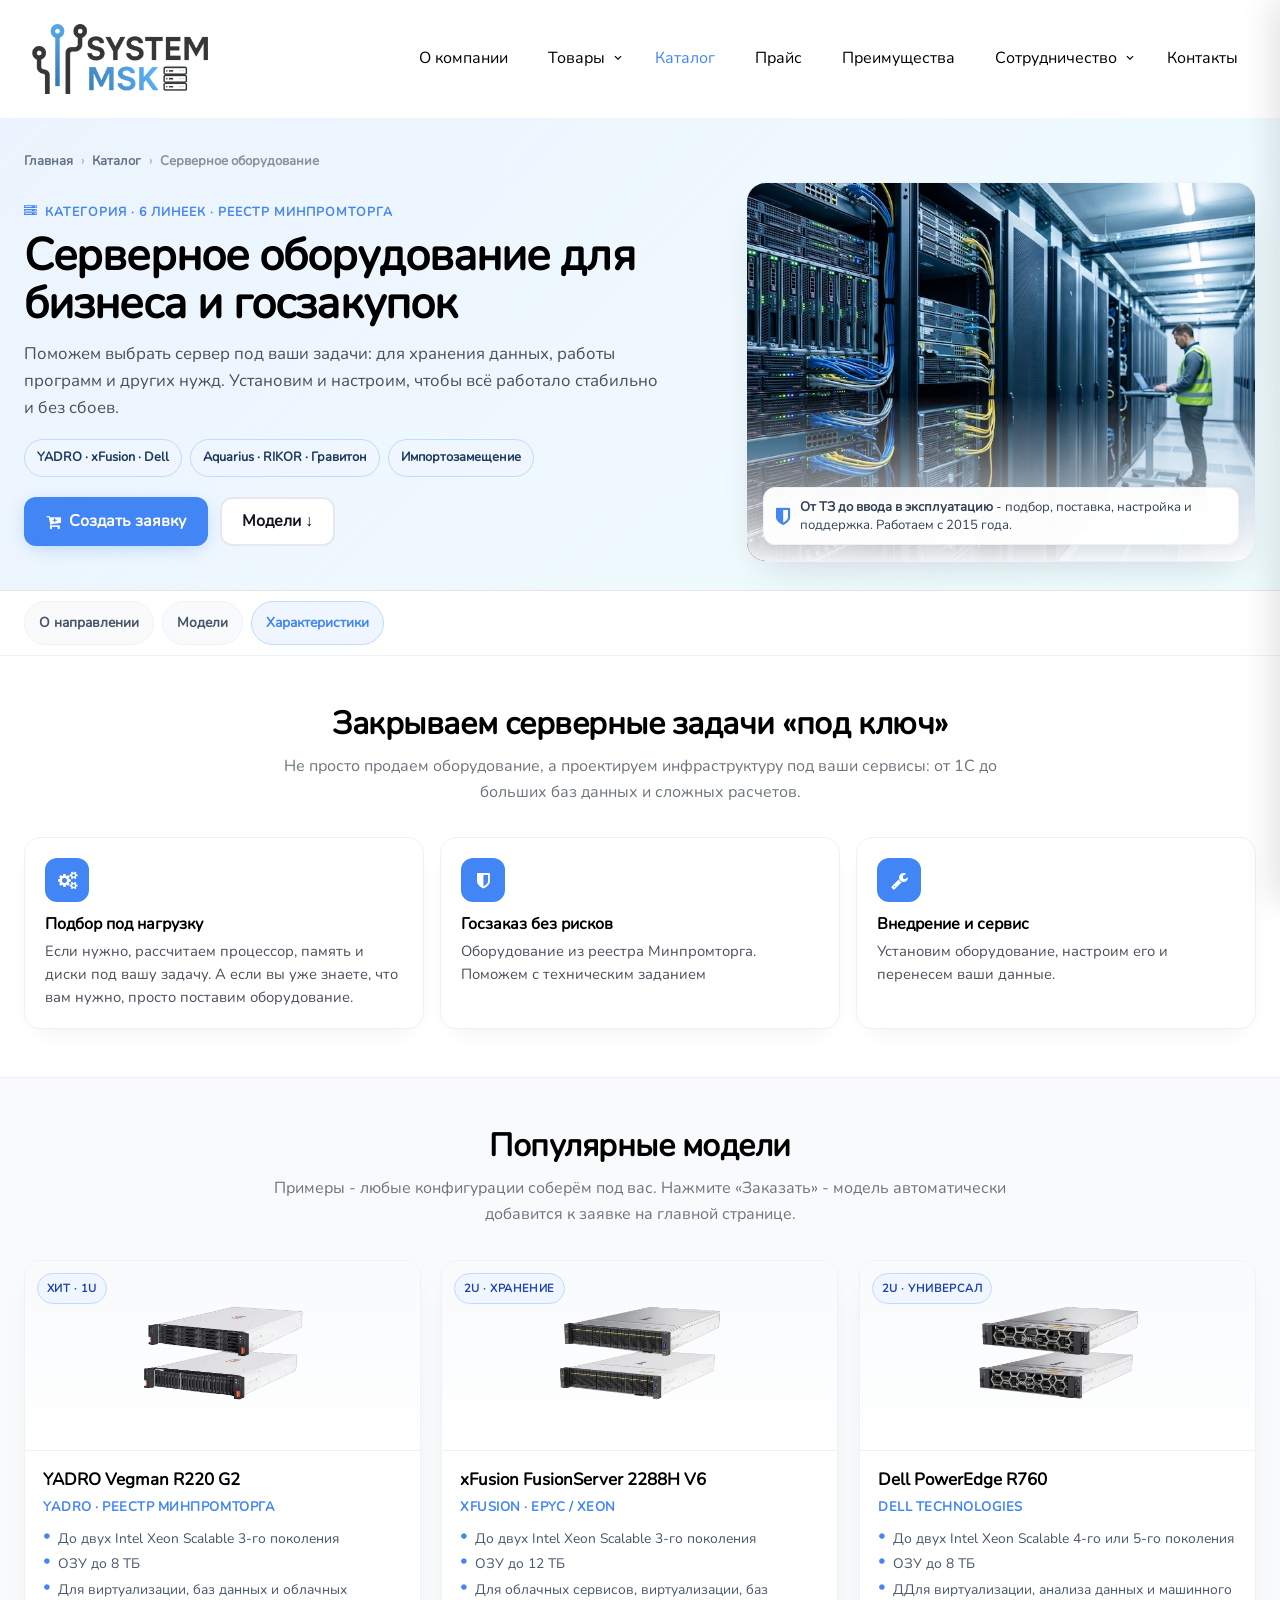
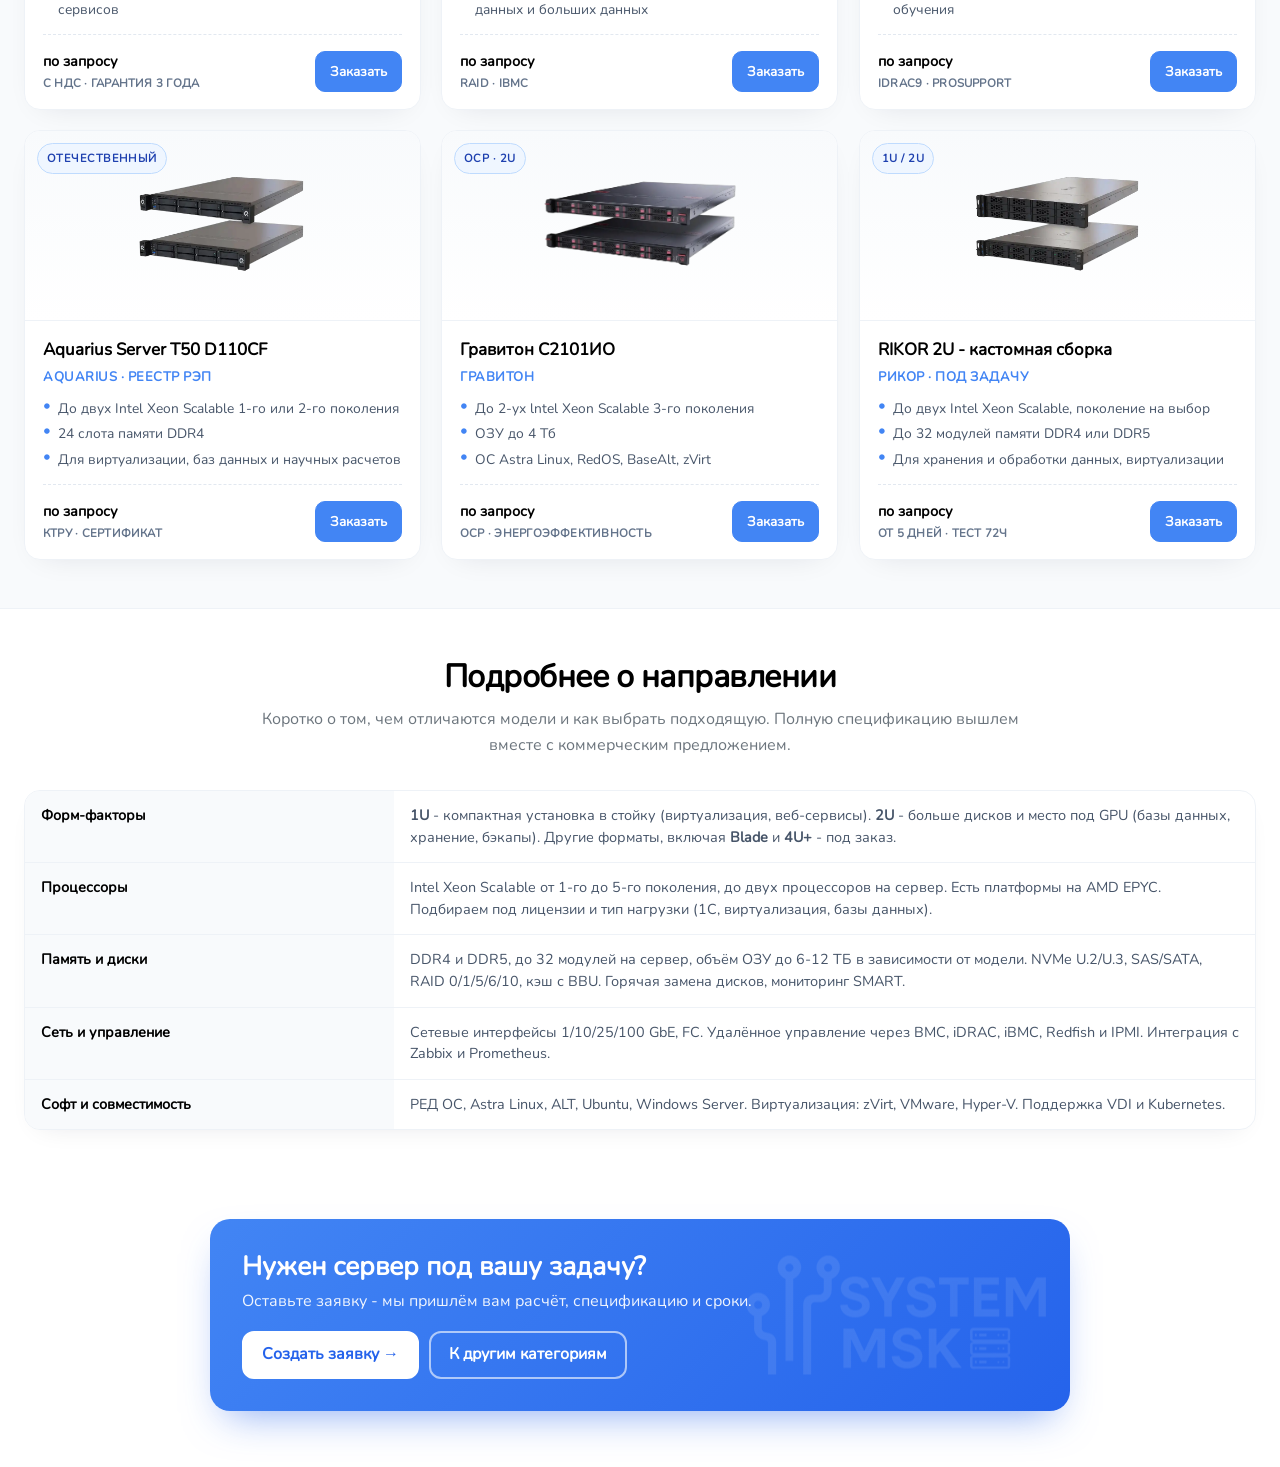
<file: category-servers.html>
<!DOCTYPE html>
<html lang="ru" class="page--category">
<head>
  <meta charset="utf-8">
  <meta name="viewport" content="width=device-width, initial-scale=1">
  <title>Серверное оборудование - System MSK</title>
  <link rel="shortcut icon" type="image/x-icon" href="images/Favicon.png">
  <link rel="icon" type="image/x-icon" href="images/Favicon.png">
  <link rel="preload" href="/fonts/bebas-neue-v16-latin-regular.woff2" as="font" type="font/woff2" crossorigin>
  <link rel="preload" href="/fonts/nunito-v32-cyrillic-ext_latin-regular.woff2" as="font" type="font/woff2" crossorigin>
  <link rel="stylesheet" href="css/styles.css">
  <link rel="stylesheet" href="fonts/icomoon/style.css" media="print" onload="this.media='all'">
  <noscript><link rel="stylesheet" href="fonts/icomoon/style.css"></noscript>
  <meta name="description" content="Серверное оборудование System MSK: YADRO, xFusion, Dell, Aquarius, Delta, RIKOR. Подбор, поставка, внедрение, гарантия. Модели, характеристики и заявка.">
</head>
<body class="page page--category">

  <header class="header" data-header role="banner">
    <div class="l-container header__inner">
      <h1 class="header__logo">
        <a class="header__logo-link" href="index.php">
          <img class="header__logo-image" src="images/logo.webp" alt="System MSK">
        </a>
      </h1>
      <nav class="header__nav" role="navigation" aria-label="Главное меню">
        <ul class="header__list" data-clone-nav>
          <li class="header__item"><a class="header__link" href="index.php#about">О компании</a></li>
          <li class="header__item header__item--has-children">
            <a class="header__link" href="index.php#products" data-slide="0">Товары</a>
            <ul class="header__dropdown">
              <li><a class="header__dropdown-link" href="index.php#products" data-slide="0">Серверное оборудование</a></li>
              <li><a class="header__dropdown-link" href="index.php#products" data-slide="1">Комплектующие</a></li>
              <li><a class="header__dropdown-link" href="index.php#products" data-slide="2">Оргтехника</a></li>
              <li><a class="header__dropdown-link" href="index.php#products" data-slide="3">Сетевое оборудование</a></li>
              <li><a class="header__dropdown-link" href="index.php#products" data-slide="4">Программное обеспечение</a></li>
            </ul>
          </li>
          <li class="header__item"><a class="header__link header__link--active" href="catalog.html" aria-current="page">Каталог</a></li>
          <li class="header__item"><a class="header__link" href="images/ПРАЙС.xlsx">Прайс</a></li>
          <li class="header__item"><a class="header__link" href="index.php#features">Преимущества</a></li>
          <li class="header__item header__item--has-children">
            <a class="header__link" href="index.php#partners">Сотрудничество</a>
            <ul class="header__dropdown">
              <li><a class="header__dropdown-link" href="index.php#partners">Партнёры</a></li>
              <li><a class="header__dropdown-link" href="index.php#clients">Клиенты</a></li>
            </ul>
          </li>
          <li class="header__item"><a class="header__link" href="index.php#contact">Контакты</a></li>
        </ul>
      </nav>
      <button class="header__burger" type="button" data-menu-toggle aria-label="Открыть меню">
        <span class="icon-menu" aria-hidden="true"></span>
      </button>
    </div>
  </header>

  <aside class="mobile-menu" data-mobile-menu>
    <div class="mobile-menu__header">
      <button class="mobile-menu__close" type="button" data-menu-close aria-label="Закрыть меню">
        <span class="icon-close2" aria-hidden="true"></span>
      </button>
    </div>
    <div class="mobile-menu__body" data-mobile-menu-body></div>
  </aside>
  <div class="mobile-menu__overlay" data-menu-overlay></div>

  <main>

    <!-- HERO -->
    <section class="cat-hero--servers">
      <div class="l-container">
        <div class="cat-crumbs">
          <a href="index.php">Главная</a><span>›</span>
          <a href="catalog.html">Каталог</a><span>›</span>
          <span style="color:#0f172a">Серверное оборудование</span>
        </div>

        <div class="cat-hero-grid">
          <div>
            <span class="cat-hero__eyebrow"><span class="icon-server" aria-hidden="true"></span> Категория · 6 линеек · реестр Минпромторга</span>
            <h1 class="cat-hero__title">Серверное оборудование для бизнеса и госзакупок</h1>
            <p class="cat-hero__lead">Поможем выбрать сервер под ваши задачи: для хранения данных, работы программ и других нужд. Установим и настроим, чтобы всё работало стабильно и без сбоев.</p>
            <ul class="cat-hero__meta">
              <li>YADRO · xFusion · Dell</li>
              <li>Aquarius · RIKOR · Гравитон</li>
              <li>Импортозамещение</li>
            </ul>
            <div class="cat-hero__actions">
              <button class="button button--primary" type="button" data-catalog-order="Серверное оборудование: запрос конфигурации"><span class="icon-cart-plus" aria-hidden="true"></span> Создать заявку</button>
              <a class="button" href="#models" style="background:#fff;border:2px solid #e6e8ee;color:#12151c;border-radius:12px">Модели ↓</a>
            </div>
          </div>

          <div class="cat-hero__visual cat-hero__visual--cover">
            <img src="images/Catalog/category_main--hero.webp" alt="Серверное оборудование System MSK" loading="eager">
            <div class="cat-hero__note">
              <span class="icon-shield" aria-hidden="true" style="font-size:20px;color:var(--color-primary)"></span>
              <span><strong>От ТЗ до ввода в эксплуатацию</strong> - подбор, поставка, настройка и поддержка. Работаем с 2015 года.</span>
            </div>
          </div>
        </div>
      </div>
    </section>

    <nav class="cat-nav" aria-label="Разделы категории">
      <div class="l-container">
        <div class="cat-nav__inner">
          <a class="cat-nav__link" href="#about-cat">О направлении</a>
          <a class="cat-nav__link" href="#models">Модели</a>
          <a class="cat-nav__link" href="#specs">Характеристики</a>
        </div>
      </div>
    </nav>

    <!-- О НАПРАВЛЕНИИ / KPI -->
    <section class="cat-section" id="about-cat">
      <div class="l-container">
        <div class="cat-heading reveal">
          <h2>Закрываем серверные задачи «под ключ»</h2>
          <p>Не просто продаем оборудование, а проектируем инфраструктуру под ваши сервисы: от 1С до больших баз данных и сложных расчетов.</p>
        </div>
        <div class="cat-kpi">
          <article class="cat-kpi__card reveal">
            <div class="cat-kpi__icon"><span class="icon-cogs" aria-hidden="true"></span></div>
            <h3 class="cat-kpi__title">Подбор под нагрузку</h3>
            <p class="cat-kpi__text">Если нужно, рассчитаем процессор, память и диски под вашу задачу. А если вы уже знаете, что вам нужно, просто поставим оборудование.</p>
          </article>
          <article class="cat-kpi__card reveal" data-reveal-delay="100">
            <div class="cat-kpi__icon"><span class="icon-shield" aria-hidden="true"></span></div>
            <h3 class="cat-kpi__title">Госзаказ без рисков</h3>
            <p class="cat-kpi__text">Оборудование из реестра Минпромторга. Поможем с техническим заданием</p>
          </article>
          <article class="cat-kpi__card reveal" data-reveal-delay="200">
            <div class="cat-kpi__icon"><span class="icon-wrench" aria-hidden="true"></span></div>
            <h3 class="cat-kpi__title">Внедрение и сервис</h3>
            <p class="cat-kpi__text">Установим оборудование, настроим его и перенесем ваши данные.</p>
          </article>
        </div>
      </div>
    </section>

    <!-- МОДЕЛИ -->
    <section class="cat-section cat-section--muted" id="models">
      <div class="l-container">
        <div class="cat-heading reveal">
          <h2>Популярные модели</h2>
          <p>Примеры - любые конфигурации соберём под вас. Нажмите «Заказать» - модель автоматически добавится к заявке на главной странице.</p>
        </div>

        <div class="models-grid">

          <article class="model-card reveal">
            <div class="model-card__media">
              <span class="model-card__badge">Хит · 1U</span>
              <img src="images/Catalog/category-servers--YADRO Vegman R220 G2.webp" alt="YADRO Vegman R220 G2" loading="lazy">
            </div>
            <div class="model-card__body">
              <h3 class="model-card__title">YADRO Vegman R220 G2</h3>
              <p class="model-card__vendor">YADRO · реестр Минпромторга</p>
              <ul class="model-card__specs">
                <li>До двух Intel Xeon Scalable 3-го поколения</li>
                <li>ОЗУ до 8 ТБ</li>
                <li>Для виртуализации, баз данных и облачных сервисов</li>
              </ul>
              <div class="model-card__foot">
                <div class="model-card__price">по запросу <small>с НДС · гарантия 3 года</small></div>
                <button class="model-card__btn" type="button" data-catalog-order="Серверное оборудование: YADRO Vegman R220 G2">Заказать</button>
              </div>
            </div>
          </article>

          <article class="model-card reveal" data-reveal-delay="100">
            <div class="model-card__media">
              <span class="model-card__badge">2U · хранение</span>
              <img src="images/Catalog/category-servers--xFusion FusionServer 2288H V6.webp" alt="xFusion 2288H V6" loading="lazy">
            </div>
            <div class="model-card__body">
              <h3 class="model-card__title">xFusion FusionServer 2288H V6</h3>
              <p class="model-card__vendor">xFusion · EPYC / Xeon</p>
              <ul class="model-card__specs">
                <li>До двух Intel Xeon Scalable 3-го поколения</li>
                <li>ОЗУ до 12 ТБ</li>
                <li>Для облачных сервисов, виртуализации, баз данных и больших данных</li>
              </ul>
              <div class="model-card__foot">
                <div class="model-card__price">по запросу <small>RAID · iBMC</small></div>
                <button class="model-card__btn" type="button" data-catalog-order="Серверное оборудование: xFusion 2288H V6">Заказать</button>
              </div>
            </div>
          </article>

          <article class="model-card reveal" data-reveal-delay="200">
            <div class="model-card__media">
              <span class="model-card__badge">2U · универсал</span>
              <img src="images/Catalog/category-servers--Dell PowerEdge R760.webp" alt="Dell PowerEdge R760" loading="lazy">
            </div>
            <div class="model-card__body">
              <h3 class="model-card__title">Dell PowerEdge R760</h3>
              <p class="model-card__vendor">Dell Technologies</p>
              <ul class="model-card__specs">
                <li>До двух Intel Xeon Scalable 4-го или 5-го поколения</li>
                <li>ОЗУ до 8 ТБ</li>
                <li>ДДля виртуализации, анализа данных и машинного обучения</li>
              </ul>
              <div class="model-card__foot">
                <div class="model-card__price">по запросу <small>iDRAC9 · ProSupport</small></div>
                <button class="model-card__btn" type="button" data-catalog-order="Серверное оборудование: Dell PowerEdge R760">Заказать</button>
              </div>
            </div>
          </article>

          <article class="model-card reveal" data-reveal-delay="100">
            <div class="model-card__media">
              <span class="model-card__badge">Отечественный</span>
              <img src="images/Catalog/category-servers--Aquarius Server T50 D110CF.webp" alt="Aquarius T50" loading="lazy">
            </div>
            <div class="model-card__body">
              <h3 class="model-card__title">Aquarius Server T50 D110CF</h3>
              <p class="model-card__vendor">Aquarius · реестр РЭП</p>
              <ul class="model-card__specs">
                <li>До двух Intel Xeon Scalable 1-го или 2-го поколения</li>
                <li>24 слота памяти DDR4</li>
                <li>Для виртуализации, баз данных и научных расчетов</li>
              </ul>
              <div class="model-card__foot">
                <div class="model-card__price">по запросу <small>КТРУ · сертификат</small></div>
                <button class="model-card__btn" type="button" data-catalog-order="Серверное оборудование: Aquarius T50 D110CF">Заказать</button>
              </div>
            </div>
          </article>

          <article class="model-card reveal">
            <div class="model-card__media">
              <span class="model-card__badge">OCP · 2U</span>
              <img src="images/Catalog/category_main--hero--graviton.webp" alt="Delta Tioga Pass" loading="lazy">
            </div>
            <div class="model-card__body">
              <h3 class="model-card__title">Гравитон С2101ИО</h3>
              <p class="model-card__vendor">Гравитон</p>
              <ul class="model-card__specs">
                <li>До 2-ух lntel Xeon Scalable 3-го поколения</li>
                <li>ОЗУ до 4 Тб</li>
                <li>ОС Astra Linux, RedOS, BaseAlt, zVirt</li>
              </ul>
              <div class="model-card__foot">
                <div class="model-card__price">по запросу <small>OCP · энергоэффективность</small></div>
                <button class="model-card__btn" type="button" data-catalog-order="Серверное оборудование: Delta Tioga Pass">Заказать</button>
              </div>
            </div>
          </article>

          <article class="model-card reveal" data-reveal-delay="200">
            <div class="model-card__media">
              <span class="model-card__badge">1U / 2U</span>
              <img src="images/Catalog/category-servers--RIKOR2U.webp" alt="RIKOR 2U" loading="lazy">
            </div>
            <div class="model-card__body">
              <h3 class="model-card__title">RIKOR 2U - кастомная сборка</h3>
              <p class="model-card__vendor">РИКОР · под задачу</p>
              <ul class="model-card__specs">
                <li>До двух Intel Xeon Scalable, поколение на выбор</li>
                <li>До 32 модулей памяти DDR4 или DDR5</li>
                <li>Для хранения и обработки данных, виртуализации</li>
              </ul>
              <div class="model-card__foot">
                <div class="model-card__price">по запросу <small>от 5 дней · тест 72ч</small></div>
                <button class="model-card__btn" type="button" data-catalog-order="Серверное оборудование: RIKOR 2U кастом">Заказать</button>
              </div>
            </div>
          </article>

        </div>
      </div>
    </section>

    <!-- ХАРАКТЕРИСТИКИ / СРАВНЕНИЕ -->
    <section class="cat-section" id="specs">
      <div class="l-container">
        <div class="cat-heading reveal">
          <h2>Подробнее о направлении</h2>
          <p>Коротко о том, чем отличаются модели и как выбрать подходящую. Полную спецификацию вышлем вместе с коммерческим предложением.</p>
        </div>

        <div class="specs-wrap reveal">
          <table class="specs-table">
            <tbody>
              <tr>
                <th>Форм-факторы</th>
                <td><strong>1U</strong> - компактная установка в стойку (виртуализация, веб-сервисы). <strong>2U</strong> - больше дисков и место под GPU (базы данных, хранение, бэкапы). Другие форматы, включая <strong>Blade</strong> и <strong>4U+</strong> - под заказ.</td>
              </tr>
              <tr>
                <th>Процессоры</th>
                <td>Intel Xeon Scalable от 1-го до 5-го поколения, до двух процессоров на сервер. Есть платформы на AMD EPYC. Подбираем под лицензии и тип нагрузки (1С, виртуализация, базы данных).</td>
              </tr>
              <tr>
                <th>Память и диски</th>
                <td>DDR4 и DDR5, до 32 модулей на сервер, объём ОЗУ до 6-12 ТБ в зависимости от модели. NVMe U.2/U.3, SAS/SATA, RAID 0/1/5/6/10, кэш с BBU. Горячая замена дисков, мониторинг SMART.</td>
              </tr>
              <tr>
                <th>Сеть и управление</th>
                <td>Сетевые интерфейсы 1/10/25/100 GbE, FC. Удалённое управление через BMC, iDRAC, iBMC, Redfish и IPMI. Интеграция с Zabbix и Prometheus.</td>
              </tr>
              <tr>
                <th>Софт и совместимость</th>
                <td>РЕД ОС, Astra Linux, ALT, Ubuntu, Windows Server. Виртуализация: zVirt, VMware, Hyper-V. Поддержка VDI и Kubernetes.</td>
              </tr>
            </tbody>
          </table>
        </div>
        <div class="specs-mob reveal" aria-label="Характеристики — мобильная версия">
          <div class="specs-mob__item"><button class="specs-mob__btn" type="button" aria-expanded="false">Форм-факторы</button><div class="specs-mob__panel"><div class="specs-mob__body"><strong>1U</strong> - компактная установка в стойку (виртуализация, веб-сервисы). <strong>2U</strong> - больше дисков и место под GPU (базы данных, хранение, бэкапы). Другие форматы, включая <strong>Blade</strong> и <strong>4U+</strong> - под заказ.</div></div></div>
          <div class="specs-mob__item"><button class="specs-mob__btn" type="button" aria-expanded="false">Процессоры</button><div class="specs-mob__panel"><div class="specs-mob__body">Intel Xeon Scalable от 1-го до 5-го поколения, до двух процессоров на сервер. Есть платформы на AMD EPYC. Подбираем под лицензии и тип нагрузки (1С, виртуализация, базы данных).</div></div></div>
          <div class="specs-mob__item"><button class="specs-mob__btn" type="button" aria-expanded="false">Память и диски</button><div class="specs-mob__panel"><div class="specs-mob__body">DDR4 и DDR5, до 32 модулей на сервер, объём ОЗУ до 6-12 ТБ в зависимости от модели. NVMe U.2/U.3, SAS/SATA, RAID 0/1/5/6/10, кэш с BBU. Горячая замена дисков, мониторинг SMART.</div></div></div>
          <div class="specs-mob__item"><button class="specs-mob__btn" type="button" aria-expanded="false">Сеть и управление</button><div class="specs-mob__panel"><div class="specs-mob__body">Сетевые интерфейсы 1/10/25/100 GbE, FC. Удалённое управление через BMC, iDRAC, iBMC, Redfish и IPMI. Интеграция с Zabbix и Prometheus.</div></div></div>
          <div class="specs-mob__item"><button class="specs-mob__btn" type="button" aria-expanded="false">Софт и совместимость</button><div class="specs-mob__panel"><div class="specs-mob__body">РЕД ОС, Astra Linux, ALT, Ubuntu, Windows Server. Виртуализация: zVirt, VMware, Hyper-V. Поддержка VDI и Kubernetes.</div></div></div>
        </div>
      </div>
    </section>
    
    <!-- CTA -->
    <section class="cat-cta" id="cat-cta">
      <div class="l-container">
        <div class="cat-cta__card reveal">
          <div class="cat-cta__brand" aria-hidden="true"><img src="images/logo.webp" alt="" loading="lazy"></div>
          <div class="cat-cta__main">
            <h2>Нужен сервер под вашу задачу?</h2>
            <p>Оставьте заявку - мы пришлём вам расчёт, спецификацию и сроки.</p>
            <div class="cat-cta__actions">
              <button class="button" type="button" data-catalog-order="Серверное оборудование: консультация и подбор" style="background:#fff;color:#2563eb;border-color:#fff">Создать заявку →</button>
              <a class="button" href="catalog.html" style="background:transparent;border:2px solid rgba(255,255,255,.6);color:#fff">К другим категориям</a>
            </div>
          </div>
</div>
      </div>
    </section>

  </main>

  <script src="js/app.js" defer></script>
  <script>
  (() => {
    const LS_KEY = 'systemamsk_catalog_category';
    const go = (cat) => {
      try { localStorage.setItem(LS_KEY, cat); } catch {}
      location.href = 'index.php?category=' + encodeURIComponent(cat) + '#contact';
    };
    document.addEventListener('DOMContentLoaded', () => {
      document.querySelectorAll('[data-catalog-order]').forEach(btn => {
        btn.addEventListener('click', () => go(btn.getAttribute('data-catalog-order') || 'Серверное оборудование'));
      });
      document.querySelectorAll('.specs-mob__btn').forEach(btn => {
        btn.addEventListener('click', () => {
          const item = btn.closest('.specs-mob__item');
          const panel = item.querySelector('.specs-mob__panel');
          const open = item.classList.toggle('specs-mob__item--open');
          btn.setAttribute('aria-expanded', open ? 'true' : 'false');
          panel.style.maxHeight = open ? panel.scrollHeight + 'px' : '0';
        });
      });
      // подсветка sticky-навигации при скролле
      const links = Array.from(document.querySelectorAll('.cat-nav__link[href^="#"]'));
      const ids = links.map(a => a.getAttribute('href').slice(1));
      const obs = new IntersectionObserver(entries => {
        entries.forEach(e => {
          if (!e.isIntersecting) return;
          links.forEach(a => a.classList.toggle('cat-nav__link--active', a.getAttribute('href') === '#' + e.target.id));
        });
      }, { rootMargin: '-45% 0px -50% 0px', threshold: 0 });
      ids.forEach(id => { const el = document.getElementById(id); if (el) obs.observe(el); });
    });
  })();
  </script>
</body>
</html>
</file>
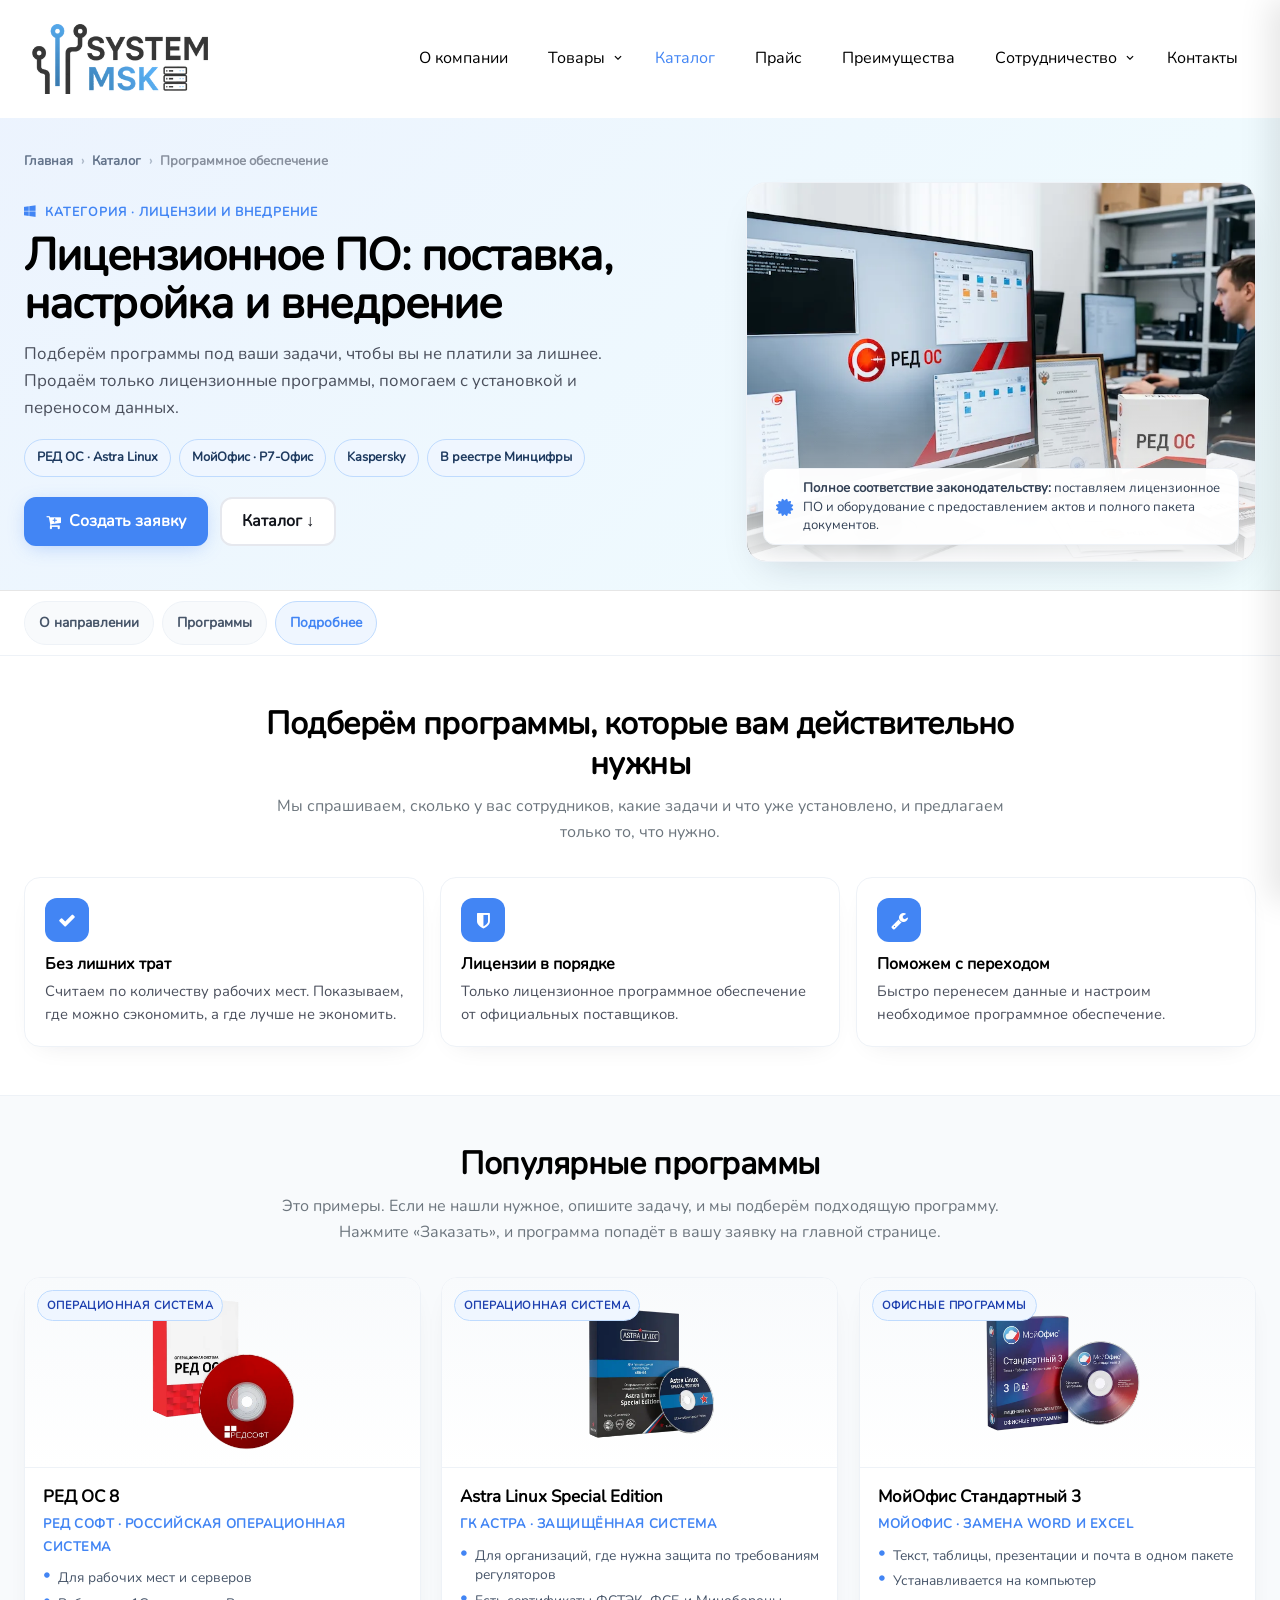
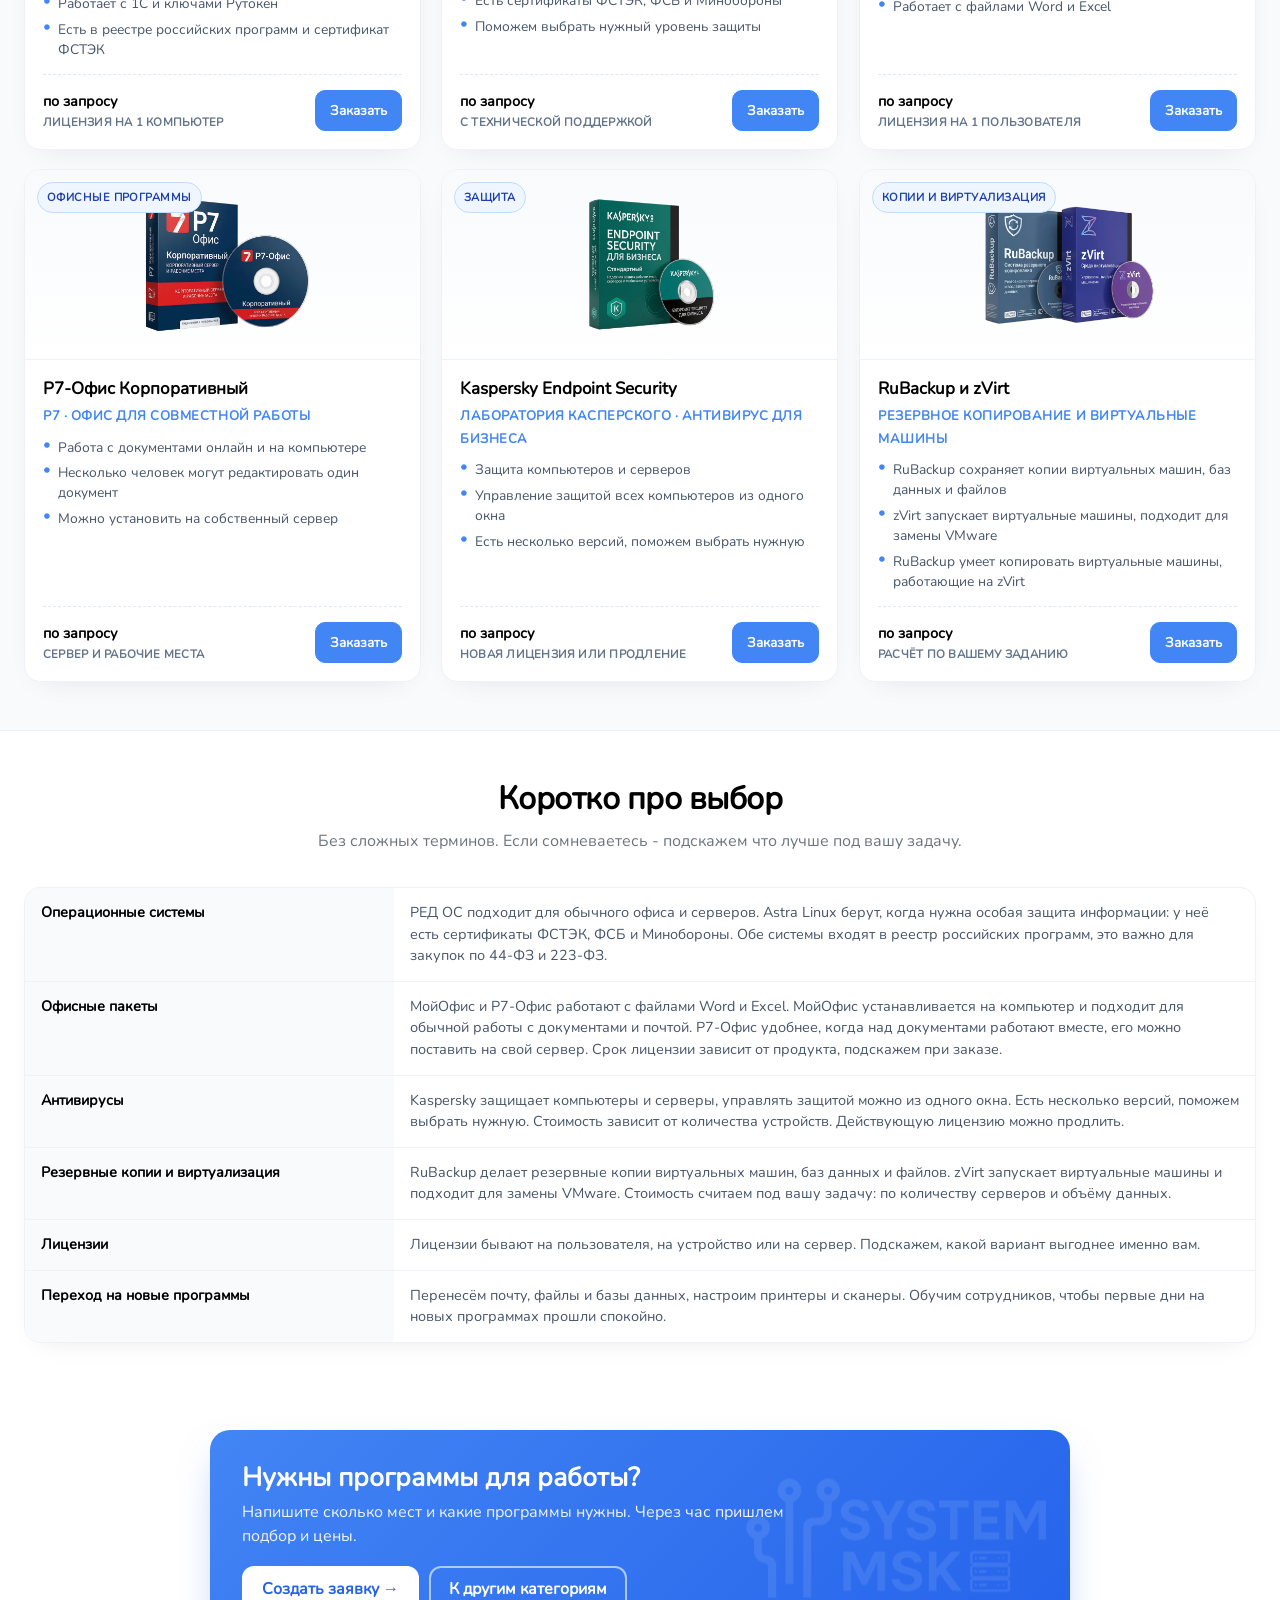
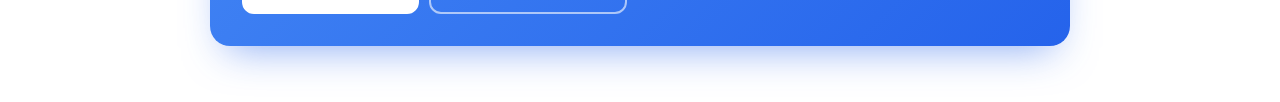
<file: category-software.html>
﻿<!DOCTYPE html>
<html lang="ru" class="page--category">
<head>
  <meta charset="utf-8">
  <meta name="viewport" content="width=device-width, initial-scale=1">
  <title>Программное обеспечение - System MSK</title>
  <link rel="shortcut icon" type="image/x-icon" href="images/Favicon.png">
  <link rel="icon" type="image/x-icon" href="images/Favicon.png">
  <link rel="preload" href="/fonts/bebas-neue-v16-latin-regular.woff2" as="font" type="font/woff2" crossorigin>
  <link rel="preload" href="/fonts/nunito-v32-cyrillic-ext_latin-regular.woff2" as="font" type="font/woff2" crossorigin>
  <link rel="stylesheet" href="css/styles.css">
  <link rel="stylesheet" href="fonts/icomoon/style.css" media="print" onload="this.media='all'">
  <noscript><link rel="stylesheet" href="fonts/icomoon/style.css"></noscript>
  <meta name="description" content="Программное обеспечение System MSK: РЕД ОС, Astra Linux, МойОфис, Р7-Офис, Kaspersky, RuBackup. Лицензии, внедрение и поддержка.">
</head>
<body class="page page--category">

  <header class="header" data-header role="banner">
    <div class="l-container header__inner">
      <h1 class="header__logo">
        <a class="header__logo-link" href="index.php">
          <img class="header__logo-image" src="images/logo.webp" alt="System MSK">
        </a>
      </h1>
      <nav class="header__nav" role="navigation" aria-label="Главное меню">
        <ul class="header__list" data-clone-nav>
          <li class="header__item"><a class="header__link" href="index.php#about">О компании</a></li>
          <li class="header__item header__item--has-children">
            <a class="header__link" href="index.php#products" data-slide="4">Товары</a>
            <ul class="header__dropdown">
              <li><a class="header__dropdown-link" href="category-servers.html">Серверное оборудование</a></li>
              <li><a class="header__dropdown-link" href="category-components.html">Комплектующие</a></li>
              <li><a class="header__dropdown-link" href="category-office.html">Оргтехника</a></li>
              <li><a class="header__dropdown-link" href="category-network.html">Сетевое оборудование</a></li>
              <li><a class="header__dropdown-link" href="category-software.html">ПО</a></li>
            </ul>
          </li>
          <li class="header__item"><a class="header__link header__link--active" href="catalog.html" aria-current="page">Каталог</a></li>
          <li class="header__item"><a class="header__link" href="images/ПРАЙС.xlsx">Прайс</a></li>
          <li class="header__item"><a class="header__link" href="index.php#features">Преимущества</a></li>
          <li class="header__item header__item--has-children">
            <a class="header__link" href="index.php#partners">Сотрудничество</a>
            <ul class="header__dropdown">
              <li><a class="header__dropdown-link" href="index.php#partners">Партнёры</a></li>
              <li><a class="header__dropdown-link" href="index.php#clients">Клиенты</a></li>
            </ul>
          </li>
          <li class="header__item"><a class="header__link" href="index.php#contact">Контакты</a></li>
        </ul>
      </nav>
      <button class="header__burger" type="button" data-menu-toggle aria-label="Открыть меню">
        <span class="icon-menu" aria-hidden="true"></span>
      </button>
    </div>
  </header>

  <aside class="mobile-menu" data-mobile-menu>
    <div class="mobile-menu__header">
      <button class="mobile-menu__close" type="button" data-menu-close aria-label="Закрыть меню">
        <span class="icon-close2" aria-hidden="true"></span>
      </button>
    </div>
    <div class="mobile-menu__body" data-mobile-menu-body></div>
  </aside>
  <div class="mobile-menu__overlay" data-menu-overlay></div>

  <main>

    <section class="cat-hero--servers">
      <div class="l-container">
        <div class="cat-crumbs">
          <a href="index.php">Главная</a><span>›</span>
          <a href="catalog.html">Каталог</a><span>›</span>
          <span style="color:#0f172a">Программное обеспечение</span>
        </div>

        <div class="cat-hero-grid">
          <div>
            <span class="cat-hero__eyebrow"><span class="icon-windows" aria-hidden="true"></span>Категория · Лицензии и внедрение</span>
            <!-- <h1 class="cat-hero__title">Программы с лицензиями и установкой</h1> -->
             <h1 class="cat-hero__title">Лицензионное ПО: поставка, настройка и внедрение</h1>
            <p class="cat-hero__lead">Подберём программы под ваши задачи, чтобы вы не платили за лишнее. Продаём только лицензионные программы, помогаем с установкой и переносом данных.</p>
            <ul class="cat-hero__meta">
              <li>РЕД ОС · Astra Linux</li>
              <li>МойОфис · Р7-Офис</li>
              <li>Kaspersky</li>
              <li>В реестре Минцифры</li>
            </ul>
            <div class="cat-hero__actions">
              <button class="button button--primary" type="button" data-catalog-order="Программное обеспечение: запрос на подбор"><span class="icon-cart-plus" aria-hidden="true"></span> Создать заявку</button>
              <a class="button" href="#models" style="background:#fff;border:2px solid #e6e8ee;color:#12151c;border-radius:12px">Каталог ↓</a>
            </div>
          </div>

          <div class="cat-hero__visual cat-hero__visual--cover">
            <img src="images/Catalog/category-software.webp" alt="Программное обеспечение System MSK" loading="eager">
            <div class="cat-hero__note">
              <span class="icon-certificate" aria-hidden="true" style="font-size:20px;color:var(--color-primary)"></span>
              <span><strong>Полное соответствие законодательству:</strong> поставляем лицензионное ПО и оборудование с предоставлением актов и полного пакета документов.</span>
            </div>
          </div>
        </div>
      </div>
    </section> 

        <nav class="cat-nav" aria-label="Разделы категории">
      <div class="l-container">
        <div class="cat-nav__inner">
          <a class="cat-nav__link" href="#about-cat">О направлении</a>
          <a class="cat-nav__link" href="#models">Программы</a>
          <a class="cat-nav__link" href="#specs">Подробнее</a>
        </div>
      </div>
    </nav>

    <section class="cat-section" id="about-cat">
      <div class="l-container">
        <div class="cat-heading reveal">
          <h2>Подберём программы, которые вам действительно нужны</h2>
          <p>Мы спрашиваем, сколько у вас сотрудников, какие задачи и что уже установлено, и предлагаем только то, что нужно.</p>
        </div>
        <div class="cat-kpi">
          <article class="cat-kpi__card reveal">
            <div class="cat-kpi__icon"><span class="icon-check" aria-hidden="true"></span></div>
            <h3 class="cat-kpi__title">Без лишних трат</h3>
            <p class="cat-kpi__text">Считаем по количеству рабочих мест. Показываем, где можно сэкономить, а где лучше не экономить.</p>
          </article>
          <article class="cat-kpi__card reveal" data-reveal-delay="100">
            <div class="cat-kpi__icon"><span class="icon-shield" aria-hidden="true"></span></div>
            <h3 class="cat-kpi__title">Лицензии в порядке</h3>
            <p class="cat-kpi__text">Только лицензионное программное обеспечение от официальных поставщиков.</p>
          </article>
          <article class="cat-kpi__card reveal" data-reveal-delay="200">
            <div class="cat-kpi__icon"><span class="icon-wrench" aria-hidden="true"></span></div>
            <h3 class="cat-kpi__title">Поможем с переходом</h3>
            <p class="cat-kpi__text">Быстро перенесем данные и настроим необходимое программное обеспечение.</p>
          </article>
        </div>
      </div>
    </section>

    <section class="cat-section cat-section--muted" id="models">
      <div class="l-container">
        <div class="cat-heading reveal">
          <h2>Популярные программы</h2>
          <p>Это примеры. Если не нашли нужное, опишите задачу, и мы подберём подходящую программу. Нажмите «Заказать», и программа попадёт в вашу заявку на главной странице.</p>
        </div>

        <div class="models-grid">

          <article class="model-card reveal">
            <div class="model-card__media">
              <span class="model-card__badge">Операционная система</span>
              <img src="images/tovar/redos1.webp" alt="РЕД ОС" loading="lazy">
            </div>
            <div class="model-card__body">
              <h3 class="model-card__title">РЕД ОС 8</h3>
              <p class="model-card__vendor">РЕД СОФТ · РОССИЙСКАЯ ОПЕРАЦИОННАЯ СИСТЕМА</p>
              <ul class="model-card__specs">
                <li>Для рабочих мест и серверов</li>
                <li>Работает с 1С и ключами Рутокен</li>
                <li>Есть в реестре российских программ и сертификат ФСТЭК</li>
              </ul>
              <div class="model-card__foot">
                <div class="model-card__price">по запросу <small>Лицензия на 1 компьютер</small></div>
                <button class="model-card__btn" type="button" data-catalog-order="ПО: РЕД ОС 8">Заказать</button>
              </div>
            </div>
          </article>

          <article class="model-card reveal" data-reveal-delay="100">
            <div class="model-card__media">
              <span class="model-card__badge">Операционная система</span>
              <img src="images/Catalog/category-software--astra.webp" alt="Astra Linux" loading="lazy">
            </div>
            <div class="model-card__body">
              <h3 class="model-card__title">Astra Linux Special Edition</h3>
              <p class="model-card__vendor">ГК АСТРА · ЗАЩИЩЁННАЯ СИСТЕМА</p>
              <ul class="model-card__specs">
                <li>Для организаций, где нужна защита по требованиям регуляторов</li>
                <li>Есть сертификаты ФСТЭК, ФСБ и Минобороны</li>
                <li>Поможем выбрать нужный уровень защиты</li>
              </ul>
              <div class="model-card__foot">
                <div class="model-card__price">по запросу <small>С технической поддержкой</small></div>
                <button class="model-card__btn" type="button" data-catalog-order="ПО: Astra Linux SE">Заказать</button>
              </div>
            </div>
          </article>

          <article class="model-card reveal" data-reveal-delay="200">
            <div class="model-card__media">
              <span class="model-card__badge">Офисные программы</span>
              <img src="images/Catalog/category-software--officeS.webp" alt="МойОфис" loading="lazy">
            </div>
            <div class="model-card__body">
              <h3 class="model-card__title">МойОфис Стандартный 3</h3>
              <p class="model-card__vendor">МОЙОФИС · ЗАМЕНА WORD И EXCEL</p>
              <ul class="model-card__specs">
                <li>Текст, таблицы, презентации и почта в одном пакете</li>
                <li>Устанавливается на компьютер</li>
                <li>Работает с файлами Word и Excel</li>
              </ul>
              <div class="model-card__foot">
                <div class="model-card__price">по запросу <small>Лицензия на 1 пользователя</small></div>
                <button class="model-card__btn" type="button" data-catalog-order="ПО: МойОфис Стандартный">Заказать</button>
              </div>
            </div>
          </article>

          <article class="model-card reveal">
            <div class="model-card__media">
              <span class="model-card__badge">Офисные программы</span>
              <img src="images/Catalog/category-software--officeK.webp" alt="Р7-Офис" loading="lazy">
            </div>
            <div class="model-card__body">
              <h3 class="model-card__title">Р7-Офис Корпоративный</h3>
              <p class="model-card__vendor">Р7 · ОФИС ДЛЯ СОВМЕСТНОЙ РАБОТЫ</p>
              <ul class="model-card__specs">
                <li>Работа с документами онлайн и на компьютере</li>
                <li>Несколько человек могут редактировать один документ</li>
                <li>Можно установить на собственный сервер</li>
              </ul>
              <div class="model-card__foot">
                <div class="model-card__price">по запросу <small>Сервер и рабочие места</small></div>
                <button class="model-card__btn" type="button" data-catalog-order="ПО: Р7-Офис">Заказать</button>
              </div>
            </div>
          </article>

          <article class="model-card reveal" data-reveal-delay="100">
            <div class="model-card__media">
              <span class="model-card__badge">Защита</span>
              <img src="images/Catalog/category-software--Kaspesky.webp" alt="Kaspersky" loading="lazy">
            </div>
            <div class="model-card__body">
              <h3 class="model-card__title">Kaspersky Endpoint Security</h3>
              <p class="model-card__vendor">ЛАБОРАТОРИЯ КАСПЕРСКОГО · АНТИВИРУС ДЛЯ БИЗНЕСА</p>
              <ul class="model-card__specs">
                <li>Защита компьютеров и серверов</li>
                <li>Управление защитой всех компьютеров из одного окна</li>
                <li>Есть несколько версий, поможем выбрать нужную</li>
              </ul>
              <div class="model-card__foot">
                <div class="model-card__price">по запросу <small>Новая лицензия или продление</small></div>
                <button class="model-card__btn" type="button" data-catalog-order="ПО: Kaspersky Endpoint Security">Заказать</button>
              </div>
            </div>
          </article>

          <article class="model-card reveal" data-reveal-delay="200">
            <div class="model-card__media">
              <span class="model-card__badge">Копии и виртуализация</span>
              <img src="images/Catalog/category-software--RuBz.webp" alt="RuBackup zVirt" loading="lazy">
            </div>
            <div class="model-card__body">
              <h3 class="model-card__title">RuBackup и zVirt</h3>
              <p class="model-card__vendor">РЕЗЕРВНОЕ КОПИРОВАНИЕ И ВИРТУАЛЬНЫЕ МАШИНЫ</p>
              <ul class="model-card__specs">
                <li>RuBackup сохраняет копии виртуальных машин, баз данных и файлов</li>
                <li>zVirt запускает виртуальные машины, подходит для замены VMware</li>
                <li>RuBackup умеет копировать виртуальные машины, работающие на zVirt</li>
              </ul>
              <div class="model-card__foot">
                <div class="model-card__price">по запросу <small>Расчёт по вашему заданию</small></div>
                <button class="model-card__btn" type="button" data-catalog-order="ПО: RuBackup / zVirt">Заказать</button>
              </div>
            </div>
          </article>

        </div>
      </div>
    </section>

    <section class="cat-section" id="specs">
      <div class="l-container">
        <div class="cat-heading reveal">
          <h2>Коротко про выбор</h2>
          <p>Без сложных терминов. Если сомневаетесь - подскажем что лучше под вашу задачу.</p>
        </div>

        <div class="specs-wrap reveal">
<table class="specs-table">
            <tbody>
              <tr>
                <th>Операционные системы</th>
                <td>РЕД ОС подходит для обычного офиса и серверов. Astra Linux берут, когда нужна особая защита информации: у неё есть сертификаты ФСТЭК, ФСБ и Минобороны. Обе системы входят в реестр российских программ, это важно для закупок по 44-ФЗ и 223-ФЗ.</td>
              </tr>
              <tr>
                <th>Офисные пакеты</th>
                <td>МойОфис и Р7-Офис работают с файлами Word и Excel. МойОфис устанавливается на компьютер и подходит для обычной работы с документами и почтой. Р7-Офис удобнее, когда над документами работают вместе, его можно поставить на свой сервер. Срок лицензии зависит от продукта, подскажем при заказе.</td>
              </tr>
              <tr>
                <th>Антивирусы</th>
                <td>Kaspersky защищает компьютеры и серверы, управлять защитой можно из одного окна. Есть несколько версий, поможем выбрать нужную. Стоимость зависит от количества устройств. Действующую лицензию можно продлить.</td>
              </tr>
              <tr>
                <th>Резервные копии и виртуализация</th>
                <td>RuBackup делает резервные копии виртуальных машин, баз данных и файлов. zVirt запускает виртуальные машины и подходит для замены VMware. Стоимость считаем под вашу задачу: по количеству серверов и объёму данных.</td>
              </tr>
              <tr>
                <th>Лицензии</th>
                <td>Лицензии бывают на пользователя, на устройство или на сервер. Подскажем, какой вариант выгоднее именно вам.</td>
              </tr>
              <tr>
                <th>Переход на новые программы</th>
                <td>Перенесём почту, файлы и базы данных, настроим принтеры и сканеры. Обучим сотрудников, чтобы первые дни на новых программах прошли спокойно.</td>
              </tr>

            </tbody>
          </table>
        </div>
        <div class="specs-mob reveal" aria-label="Характеристики — мобильная версия">
          <div class="specs-mob__item"><button class="specs-mob__btn" type="button" aria-expanded="false">Операционные системы</button><div class="specs-mob__panel"><div class="specs-mob__body">РЕД ОС подходит для обычного офиса и серверов. Astra Linux берут, когда нужна особая защита информации: у неё есть сертификаты ФСТЭК, ФСБ и Минобороны. Обе системы входят в реестр российских программ, это важно для закупок по 44-ФЗ и 223-ФЗ.</div></div></div>
          <div class="specs-mob__item"><button class="specs-mob__btn" type="button" aria-expanded="false">Офисные пакеты</button><div class="specs-mob__panel"><div class="specs-mob__body">МойОфис и Р7-Офис работают с файлами Word и Excel. МойОфис устанавливается на компьютер и подходит для обычной работы с документами и почтой. Р7-Офис удобнее, когда над документами работают вместе, его можно поставить на свой сервер. Срок лицензии зависит от продукта, подскажем при заказе.</div></div></div>
          <div class="specs-mob__item"><button class="specs-mob__btn" type="button" aria-expanded="false">Антивирусы</button><div class="specs-mob__panel"><div class="specs-mob__body">Kaspersky защищает компьютеры и серверы, управлять защитой можно из одного окна. Есть несколько версий, поможем выбрать нужную. Стоимость зависит от количества устройств. Действующую лицензию можно продлить.</div></div></div>
          <div class="specs-mob__item"><button class="specs-mob__btn" type="button" aria-expanded="false">Резервные копии и виртуализация</button><div class="specs-mob__panel"><div class="specs-mob__body">RuBackup делает резервные копии виртуальных машин, баз данных и файлов. zVirt запускает виртуальные машины и подходит для замены VMware. Стоимость считаем под вашу задачу: по количеству серверов и объёму данных.</div></div></div>
          <div class="specs-mob__item"><button class="specs-mob__btn" type="button" aria-expanded="false">Лицензии</button><div class="specs-mob__panel"><div class="specs-mob__body">Лицензии бывают на пользователя, на устройство или на сервер. Подскажем, какой вариант выгоднее именно вам.</div></div></div>
          <div class="specs-mob__item"><button class="specs-mob__btn" type="button" aria-expanded="false">Переход на новые программы</button><div class="specs-mob__panel"><div class="specs-mob__body">Перенесём почту, файлы и базы данных, настроим принтеры и сканеры. Обучим сотрудников, чтобы первые дни на новых программах прошли спокойно.</div></div></div>
        </div>
      </div>
      </div>
    </section>

    <section class="cat-cta" id="cat-cta">
      <div class="l-container">
        <div class="cat-cta__card reveal">
          <div class="cat-cta__brand" aria-hidden="true"><img src="images/logo.webp" alt="" loading="lazy"></div>
          <div class="cat-cta__main">
            <h2>Нужны программы для работы?</h2>
            <p>Напишите сколько мест и какие программы нужны. Через час пришлем подбор и цены.
            <div class="cat-cta__actions"><button class="button" type="button" data-catalog-order="Программное обеспечение: нужен подбор лицензий" style="background:#fff;color:#2563eb;border-color:#fff">Создать заявку →</button>
              <a class="button" href="catalog.html" style="background:transparent;border:2px solid rgba(255,255,255,.6);color:#fff">К другим категориям</a></div>
          </div>
</div>
      </div>
    </section>

  </main>

  <script src="js/app.js" defer></script>
  <script>
  (() => {
    const LS_KEY = 'systemamsk_catalog_category';
    const go = (cat) => {
      try { localStorage.setItem(LS_KEY, cat); } catch {}
      location.href = 'index.php?category=' + encodeURIComponent(cat) + '#contact';
    };
    document.addEventListener('DOMContentLoaded', () => {
      document.querySelectorAll('[data-catalog-order]').forEach(btn => {
        btn.addEventListener('click', () => go(btn.getAttribute('data-catalog-order') || 'Программное обеспечение'));
      });
      document.querySelectorAll('.specs-mob__btn').forEach(btn => {
        btn.addEventListener('click', () => {
          const item = btn.closest('.specs-mob__item');
          const panel = item.querySelector('.specs-mob__panel');
          const open = item.classList.toggle('specs-mob__item--open');
          btn.setAttribute('aria-expanded', open ? 'true' : 'false');
          panel.style.maxHeight = open ? panel.scrollHeight + 'px' : '0';
        });
      });
      const links = Array.from(document.querySelectorAll('.cat-nav__link[href^=\"#\"]'));
      const ids = links.map(a => a.getAttribute('href').slice(1));
      const obs = new IntersectionObserver(entries => {
        entries.forEach(e => {
          if (!e.isIntersecting) return;
          links.forEach(a => a.classList.toggle('cat-nav__link--active', a.getAttribute('href') === '#' + e.target.id));
        });
      }, { rootMargin: '-45% 0px -50% 0px', threshold: 0 });
      ids.forEach(id => { const el = document.getElementById(id); if (el) obs.observe(el); });
    });
  })();
  </script>
</body>
</html>
</file>
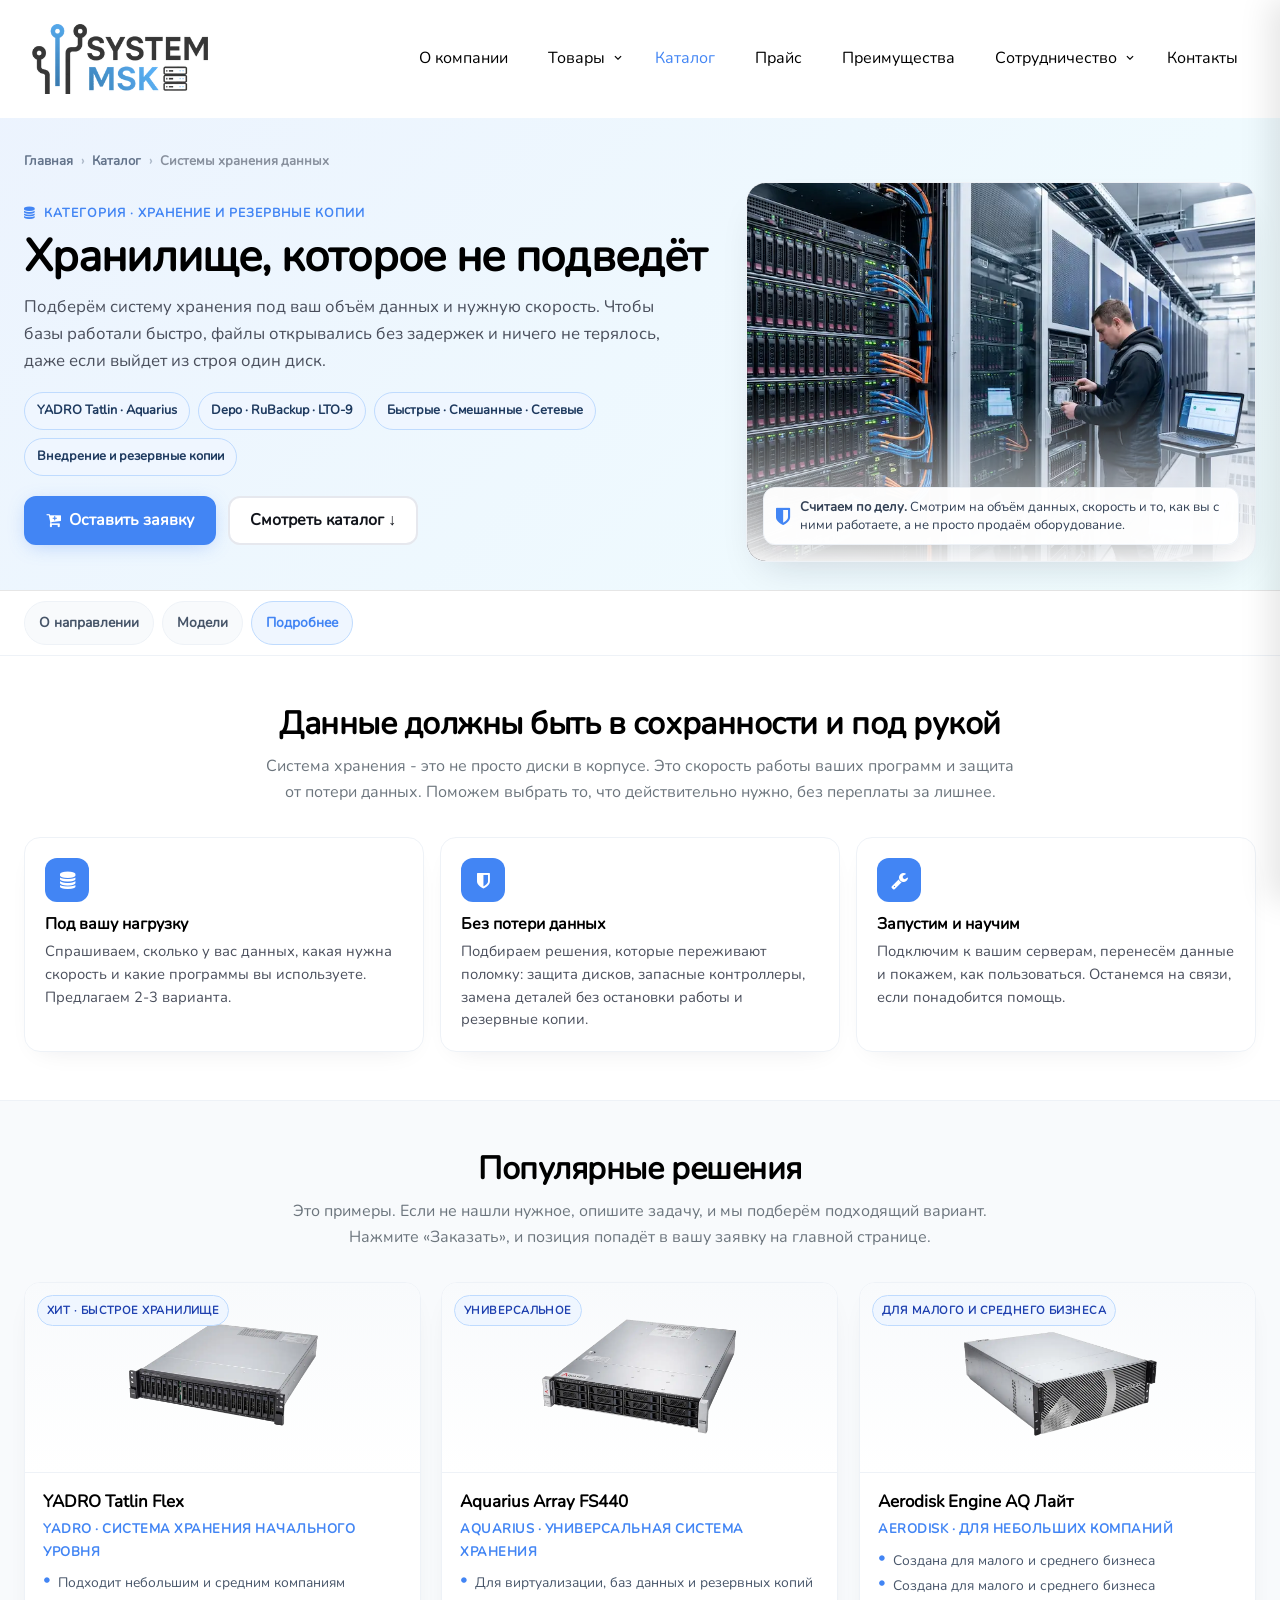
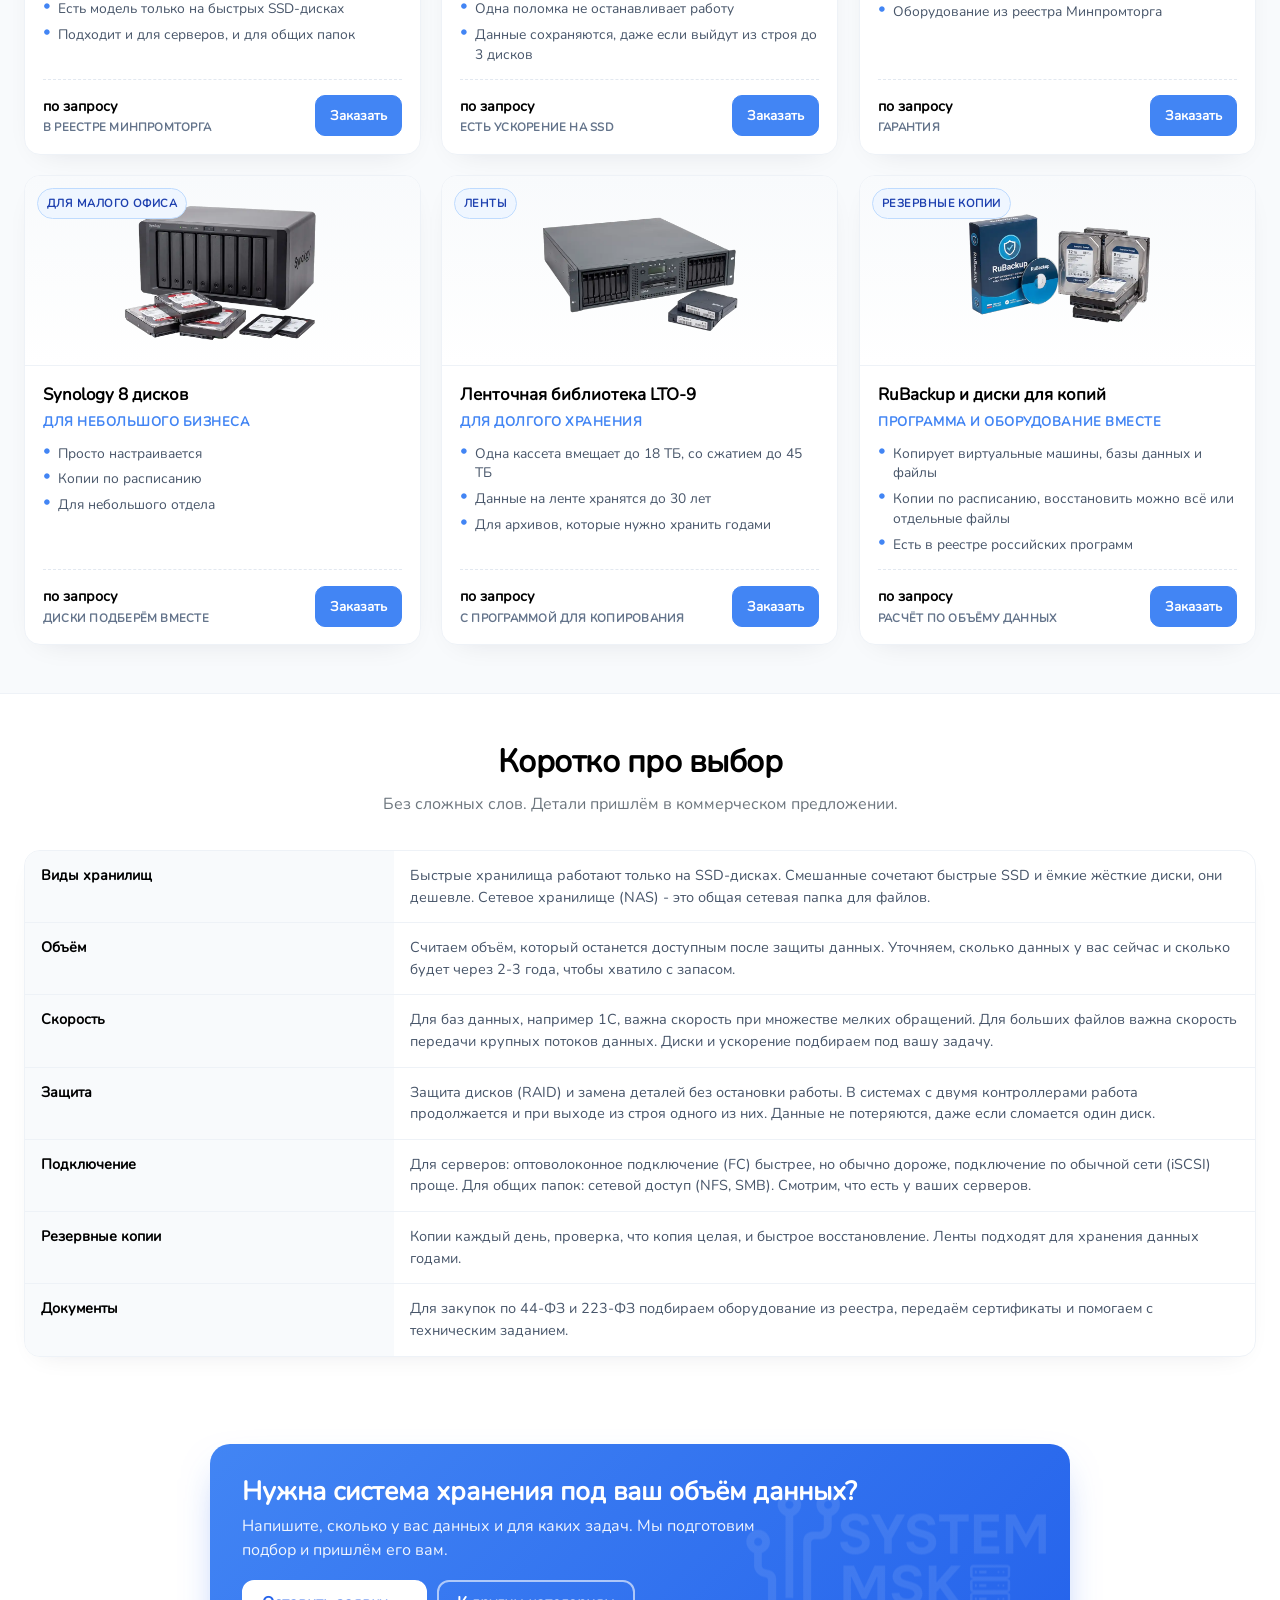
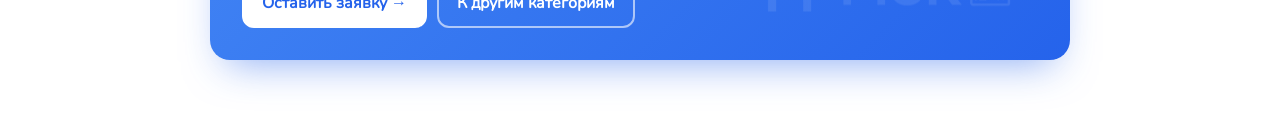
<file: category-storage.html>
﻿<!DOCTYPE html>
<html lang="ru" class="page--category">
<head>
  <meta charset="utf-8">
  <meta name="viewport" content="width=device-width, initial-scale=1">
  <title>Системы хранения данных — System MSK</title>
  <link rel="shortcut icon" type="image/x-icon" href="images/Favicon.png">
  <link rel="icon" type="image/x-icon" href="images/Favicon.png">
  <link rel="preload" href="/fonts/bebas-neue-v16-latin-regular.woff2" as="font" type="font/woff2" crossorigin>
  <link rel="preload" href="/fonts/nunito-v32-cyrillic-ext_latin-regular.woff2" as="font" type="font/woff2" crossorigin>
  <link rel="stylesheet" href="css/styles.css">
  <link rel="stylesheet" href="fonts/icomoon/style.css" media="print" onload="this.media='all'">
  <noscript><link rel="stylesheet" href="fonts/icomoon/style.css"></noscript>
  <meta name="description" content="СХД System MSK: All-Flash, гибридные, NAS, бэкап. YADRO Tatlin, Aquarius, Delta. Подбор по объему и нагрузке, поставка и внедрение.">
</head>
<body class="page page--category">

  <header class="header" data-header role="banner">
    <div class="l-container header__inner">
      <h1 class="header__logo">
        <a class="header__logo-link" href="index.php">
          <img class="header__logo-image" src="images/logo.webp" alt="System MSK">
        </a>
      </h1>
      <nav class="header__nav" role="navigation" aria-label="Главное меню">
        <ul class="header__list" data-clone-nav>
          <li class="header__item"><a class="header__link" href="index.php#about">О компании</a></li>
          <li class="header__item header__item--has-children">
            <a class="header__link" href="index.php#products" data-slide="0">Товары</a>
            <ul class="header__dropdown">
              <li><a class="header__dropdown-link" href="category-servers.html">Серверное оборудование</a></li>
              <li><a class="header__dropdown-link" href="category-storage.html">СХД</a></li>
              <li><a class="header__dropdown-link" href="category-workstations.html">ПК и станции</a></li>
              <li><a class="header__dropdown-link" href="category-network.html">Сетевое оборудование</a></li>
              <li><a class="header__dropdown-link" href="category-software.html">ПО</a></li>
            </ul>
          </li>
          <li class="header__item"><a class="header__link header__link--active" href="catalog.html" aria-current="page">Каталог</a></li>
          <li class="header__item"><a class="header__link" href="images/ПРАЙС.xlsx">Прайс</a></li>
          <li class="header__item"><a class="header__link" href="index.php#features">Преимущества</a></li>
          <li class="header__item header__item--has-children">
            <a class="header__link" href="index.php#partners">Сотрудничество</a>
            <ul class="header__dropdown">
              <li><a class="header__dropdown-link" href="index.php#partners">Партнёры</a></li>
              <li><a class="header__dropdown-link" href="index.php#clients">Клиенты</a></li>
            </ul>
          </li>
          <li class="header__item"><a class="header__link" href="index.php#contact">Контакты</a></li>
        </ul>
      </nav>
      <button class="header__burger" type="button" data-menu-toggle aria-label="Открыть меню">
        <span class="icon-menu" aria-hidden="true"></span>
      </button>
    </div>
  </header>

  <aside class="mobile-menu" data-mobile-menu>
    <div class="mobile-menu__header">
      <button class="mobile-menu__close" type="button" data-menu-close aria-label="Закрыть меню">
        <span class="icon-close2" aria-hidden="true"></span>
      </button>
    </div>
    <div class="mobile-menu__body" data-mobile-menu-body></div>
  </aside>
  <div class="mobile-menu__overlay" data-menu-overlay></div>

  <main>

    <section class="cat-hero--servers">
      <div class="l-container">
        <div class="cat-crumbs">
          <a href="index.php">Главная</a><span>›</span>
          <a href="catalog.html">Каталог</a><span>›</span>
          <span style="color:#0f172a">Системы хранения данных</span>
        </div>

        <div class="cat-hero-grid">
          <div>
            <span class="cat-hero__eyebrow"><span class="icon-database" aria-hidden="true"></span> Категория · Хранение и резервные копии</span>
            <h1 class="cat-hero__title">Хранилище, которое не подведёт</h1>
            <p class="cat-hero__lead">Подберём систему хранения под ваш объём данных и нужную скорость. Чтобы базы работали быстро, файлы открывались без задержек и ничего не терялось, даже если выйдет из строя один диск.</p>
            <ul class="cat-hero__meta">
              <li>YADRO Tatlin · Aquarius</li>
              <li>Depo · RuBackup · LTO-9</li>
              <li>Быстрые · Смешанные · Сетевые</li>
              <li>Внедрение и резервные копии</li>
            </ul>
            <div class="cat-hero__actions">
              <button class="button button--primary" type="button" data-catalog-order="Системы хранения данных: запрос на подбор"><span class="icon-cart-plus" aria-hidden="true"></span> Оставить заявку</button>
              <a class="button" href="#models" style="background:#fff;border:2px solid #e6e8ee;color:#12151c;border-radius:12px">Смотреть каталог ↓</a>
            </div>
          </div>

          <div class="cat-hero__visual cat-hero__visual--cover">
            <img src="images/Catalog/category-storage.webp" alt="Системы хранения данных System MSK" loading="eager">
            <div class="cat-hero__note">
              <span class="icon-shield" aria-hidden="true" style="font-size:20px;color:var(--color-primary)"></span>
              <span><strong>Считаем по делу.</strong> Смотрим на объём данных, скорость и то, как вы с ними работаете, а не просто продаём оборудование.</span>
            </div>
          </div>
        </div>
      </div>
    </section>

        <nav class="cat-nav" aria-label="Разделы категории">
      <div class="l-container">
        <div class="cat-nav__inner">
          <a class="cat-nav__link" href="#about-cat">О направлении</a>
          <a class="cat-nav__link" href="#models">Модели</a>
          <a class="cat-nav__link" href="#specs">Подробнее</a>
        </div>
      </div>
    </nav>

    <section class="cat-section" id="about-cat">
      <div class="l-container">
        <div class="cat-heading reveal">
          <h2>Данные должны быть в сохранности и под рукой</h2>
          <p>Система хранения - это не просто диски в корпусе. Это скорость работы ваших программ и защита от потери данных. Поможем выбрать то, что действительно нужно, без переплаты за лишнее.</p>
        </div>
        <div class="cat-kpi">
          <article class="cat-kpi__card reveal">
            <div class="cat-kpi__icon"><span class="icon-database" aria-hidden="true"></span></div>
            <h3 class="cat-kpi__title">Под вашу нагрузку</h3>
            <p class="cat-kpi__text">Спрашиваем, сколько у вас данных, какая нужна скорость и какие программы вы используете. Предлагаем 2-3 варианта.</p>
          </article>
          <article class="cat-kpi__card reveal" data-reveal-delay="100">
            <div class="cat-kpi__icon"><span class="icon-shield" aria-hidden="true"></span></div>
            <h3 class="cat-kpi__title">Без потери данных</h3>
            <p class="cat-kpi__text">Подбираем решения, которые переживают поломку: защита дисков, запасные контроллеры, замена деталей без остановки работы и резервные копии.</p>
          </article>
          <article class="cat-kpi__card reveal" data-reveal-delay="200">
            <div class="cat-kpi__icon"><span class="icon-wrench" aria-hidden="true"></span></div>
            <h3 class="cat-kpi__title">Запустим и научим</h3>
            <p class="cat-kpi__text">Подключим к вашим серверам, перенесём данные и покажем, как пользоваться. Останемся на связи, если понадобится помощь.</p>
          </article>
        </div>
      </div>
    </section>

    <section class="cat-section cat-section--muted" id="models">
      <div class="l-container">
        <div class="cat-heading reveal">
          <h2>Популярные решения</h2>
          <p>Это примеры. Если не нашли нужное, опишите задачу, и мы подберём подходящий вариант. Нажмите «Заказать», и позиция попадёт в вашу заявку на главной странице.</p>
        </div>

        <div class="models-grid">

          <article class="model-card reveal">
            <div class="model-card__media">
              <span class="model-card__badge">Хит · Быстрое хранилище</span>
              <img src="images/Catalog/category-storage--yadro.webp" alt="YADRO Tatlin Flex" loading="lazy">
            </div>
            <div class="model-card__body">
              <h3 class="model-card__title">YADRO Tatlin Flex</h3>
              <p class="model-card__vendor">YADRO · система хранения начального уровня</p>
              <ul class="model-card__specs">
                <li>Подходит небольшим и средним компаниям</li>
                <li>Есть модель только на быстрых SSD-дисках</li>
                <li>Подходит и для серверов, и для общих папок</li>
              </ul>
              <div class="model-card__foot">
                <div class="model-card__price">по запросу <small>в реестре Минпромторга</small></div>
                <button class="model-card__btn" type="button" data-catalog-order="СХД: YADRO Tatlin Flex">Заказать</button>
              </div>
            </div>
          </article>

          <article class="model-card reveal" data-reveal-delay="100">
            <div class="model-card__media">
              <span class="model-card__badge">Универсальное</span>
              <img src="images/Catalog/category-storage--Aquarius.webp" alt="Aquarius Array FS440" loading="lazy">
            </div>
            <div class="model-card__body">
              <h3 class="model-card__title">Aquarius Array FS440</h3>
              <p class="model-card__vendor">Aquarius · универсальная система хранения</p>
              <ul class="model-card__specs">
                <li>Для виртуализации, баз данных и резервных копий</li>
                <li>Одна поломка не останавливает работу</li>
                <li>Данные сохраняются, даже если выйдут из строя до 3 дисков</li>
              </ul>
              <div class="model-card__foot">
                <div class="model-card__price">по запросу <small>есть ускорение на SSD</small></div>
                <button class="model-card__btn" type="button" data-catalog-order="СХД: Aquarius FS440">Заказать</button>
              </div>
            </div>
          </article>

          <article class="model-card reveal" data-reveal-delay="200">
            <div class="model-card__media">
              <span class="model-card__badge">Для малого и среднего бизнеса</span>
              <img src="images/Catalog/category-storage--Aerodisk.webp" alt="Aerodisk Engine AQ" loading="lazy">
            </div>
            <div class="model-card__body">
              <h3 class="model-card__title">Aerodisk Engine AQ Лайт</h3>
              <p class="model-card__vendor">Aerodisk · для небольших компаний</p>
              <ul class="model-card__specs">
                <li>Создана для малого и среднего бизнеса</li>
                <li>Создана для малого и среднего бизнеса</li>
                <li>Оборудование из реестра Минпромторга</li>
              </ul>
              <div class="model-card__foot">
                <div class="model-card__price">по запросу <small>Гарантия</small></div>
                <button class="model-card__btn" type="button" data-catalog-order="СХД: Delta NAS">Заказать</button>
              </div>
            </div>
          </article>

          <article class="model-card reveal">
            <div class="model-card__media">
              <span class="model-card__badge">Для малого офиса</span>
              <img src="images/Catalog/category-storage--Synology.webp" alt="Synology NAS" loading="lazy">
            </div>
            <div class="model-card__body">
              <h3 class="model-card__title">Synology 8 дисков</h3>
              <p class="model-card__vendor">Для небольшого бизнеса</p>
              <ul class="model-card__specs">
                <li>Просто настраивается</li>
                <li>Копии по расписанию</li>
                <li>Для небольшого отдела</li>
              </ul>
              <div class="model-card__foot">
                <div class="model-card__price">по запросу <small>диски подберём вместе</small></div>
                <button class="model-card__btn" type="button" data-catalog-order="СХД: Synology QNAP 8 дисков">Заказать</button>
              </div>
            </div>
          </article>

          <article class="model-card reveal" data-reveal-delay="100">
            <div class="model-card__media">
              <span class="model-card__badge">Ленты</span>
              <img src="images/Catalog/category-storage--LTO-9.webp" alt="Ленточная библиотека" loading="lazy">
            </div>
            <div class="model-card__body">
              <h3 class="model-card__title">Ленточная библиотека LTO-9</h3>
              <p class="model-card__vendor">Для долгого хранения</p>
              <ul class="model-card__specs">
                <li>Одна кассета вмещает до 18 ТБ, со сжатием до 45 ТБ</li>
                <li>Данные на ленте хранятся до 30 лет</li>
                <li>Для архивов, которые нужно хранить годами</li>
              </ul>
              <div class="model-card__foot">
                <div class="model-card__price">по запросу <small>с программой для копирования</small></div>
                <button class="model-card__btn" type="button" data-catalog-order="СХД: ленточная библиотека LTO-9">Заказать</button>
              </div>
            </div>
          </article>

          <article class="model-card reveal" data-reveal-delay="200">
            <div class="model-card__media">
              <span class="model-card__badge">Резервные копии</span>
              <img src="images/Catalog/category-storage--RuB.webp" alt="RuBackup" loading="lazy">
            </div>
            <div class="model-card__body">
              <h3 class="model-card__title">RuBackup и диски для копий</h3>
              <p class="model-card__vendor">Программа и оборудование вместе</p>
              <ul class="model-card__specs">
                <li>Копирует виртуальные машины, базы данных и файлы</li>
                <li>Копии по расписанию, восстановить можно всё или отдельные файлы</li>
                <li>Есть в реестре российских программ</li>
              </ul>
              <div class="model-card__foot">
                <div class="model-card__price">по запросу <small>расчёт по объёму данных</small></div>
                <button class="model-card__btn" type="button" data-catalog-order="СХД: RuBackup + СХД">Заказать</button>
              </div>
            </div>
          </article>

        </div>
      </div>
    </section>

    <section class="cat-section" id="specs">
      <div class="l-container">
        <div class="cat-heading reveal">
          <h2>Коротко про выбор</h2>
          <p>Без сложных слов. Детали пришлём в коммерческом предложении.</p>
        </div>

        <div class="specs-wrap reveal">
          <table class="specs-table">
            <tbody>
              <tr>
                <th>Виды хранилищ</th>
                <td>Быстрые хранилища работают только на SSD-дисках. Смешанные сочетают быстрые SSD и ёмкие жёсткие диски, они дешевле. Сетевое хранилище (NAS) - это общая сетевая папка для файлов.</td>
              </tr>
              <tr>
                <th>Объём</th>
                <td>Считаем объём, который останется доступным после защиты данных. Уточняем, сколько данных у вас сейчас и сколько будет через 2-3 года, чтобы хватило с запасом.</td>
              </tr>
              <tr>
                <th>Скорость</th>
                <td>Для баз данных, например 1С, важна скорость при множестве мелких обращений. Для больших файлов важна скорость передачи крупных потоков данных. Диски и ускорение подбираем под вашу задачу.</td>
              </tr>
              <tr>
                <th>Защита</th>
                <td>Защита дисков (RAID) и замена деталей без остановки работы. В системах с двумя контроллерами работа продолжается и при выходе из строя одного из них. Данные не потеряются, даже если сломается один диск.</td>
              </tr>
              <tr>
                <th>Подключение</th>
                <td>Для серверов: оптоволоконное подключение (FC) быстрее, но обычно дороже, подключение по обычной сети (iSCSI) проще. Для общих папок: сетевой доступ (NFS, SMB). Смотрим, что есть у ваших серверов.</td>
              </tr>
              <tr>
                <th>Резервные копии</th>
                <td>Копии каждый день, проверка, что копия целая, и быстрое восстановление. Ленты подходят для хранения данных годами.</td>
              </tr>
              <tr>
                <th>Документы</th>
                <td>Для закупок по 44-ФЗ и 223-ФЗ подбираем оборудование из реестра, передаём сертификаты и помогаем с техническим заданием.</td>
              </tr>
            </tbody>
          </table>
        </div>
        <div class="specs-mob reveal" aria-label="Характеристики — мобильная версия">
          <div class="specs-mob__item"><button class="specs-mob__btn" type="button" aria-expanded="false">Виды хранилищ</button><div class="specs-mob__panel"><div class="specs-mob__body">Быстрые хранилища работают только на SSD-дисках. Смешанные сочетают быстрые SSD и ёмкие жёсткие диски, они дешевле. Сетевое хранилище (NAS) - это общая сетевая папка для файлов.</div></div></div>
          <div class="specs-mob__item"><button class="specs-mob__btn" type="button" aria-expanded="false">Объём</button><div class="specs-mob__panel"><div class="specs-mob__body">Считаем объём, который останется доступным после защиты данных. Уточняем, сколько данных у вас сейчас и сколько будет через 2-3 года, чтобы хватило с запасом.</div></div></div>
          <div class="specs-mob__item"><button class="specs-mob__btn" type="button" aria-expanded="false">Скорость</button><div class="specs-mob__panel"><div class="specs-mob__body">Для баз данных, например 1С, важна скорость при множестве мелких обращений. Для больших файлов важна скорость передачи крупных потоков данных. Диски и ускорение подбираем под вашу задачу.</div></div></div>
          <div class="specs-mob__item"><button class="specs-mob__btn" type="button" aria-expanded="false">Защита</button><div class="specs-mob__panel"><div class="specs-mob__body">Защита дисков (RAID) и замена деталей без остановки работы. В системах с двумя контроллерами работа продолжается и при выходе из строя одного из них. Данные не потеряются, даже если сломается один диск.</div></div></div>
          <div class="specs-mob__item"><button class="specs-mob__btn" type="button" aria-expanded="false">Подключение</button><div class="specs-mob__panel"><div class="specs-mob__body">Для серверов: оптоволоконное подключение (FC) быстрее, но обычно дороже, подключение по обычной сети (iSCSI) проще. Для общих папок: сетевой доступ (NFS, SMB). Смотрим, что есть у ваших серверов.</div></div></div>
          <div class="specs-mob__item"><button class="specs-mob__btn" type="button" aria-expanded="false">Резервные копии</button><div class="specs-mob__panel"><div class="specs-mob__body">Копии каждый день, проверка, что копия целая, и быстрое восстановление. Ленты подходят для хранения данных годами.</div></div></div>
          <div class="specs-mob__item"><button class="specs-mob__btn" type="button" aria-expanded="false">Документы</button><div class="specs-mob__panel"><div class="specs-mob__body">Для закупок по 44-ФЗ и 223-ФЗ подбираем оборудование из реестра, передаём сертификаты и помогаем с техническим заданием.</div></div></div>
        </div>
      </div>
    </section>

    <section class="cat-cta" id="cat-cta">
      <div class="l-container">
        <div class="cat-cta__card reveal">
          <div class="cat-cta__brand" aria-hidden="true"><img src="images/logo.webp" alt="" loading="lazy"></div>
          <div class="cat-cta__main">
            <h2>Нужна система хранения под ваш объём данных?</h2>
            <p>Напишите, сколько у вас данных и для каких задач. Мы подготовим подбор и пришлём его вам. </p>
            <div class="cat-cta__actions"><button class="button" type="button" data-catalog-order="Системы хранения данных: нужен подбор" style="background:#fff;color:#2563eb;border-color:#fff">Оставить заявку →</button>
              <a class="button" href="catalog.html" style="background:transparent;border:2px solid rgba(255,255,255,.6);color:#fff">К другим категориям</a></div>
          </div>
</div>
      </div>
    </section>

  </main>

  <script src="js/app.js" defer></script>
  <script>
  (() => {
    const LS_KEY = 'systemamsk_catalog_category';
    const go = (cat) => {
      try { localStorage.setItem(LS_KEY, cat); } catch {}
      location.href = 'index.php?category=' + encodeURIComponent(cat) + '#contact';
    };
    document.addEventListener('DOMContentLoaded', () => {
      document.querySelectorAll('[data-catalog-order]').forEach(btn => {
        btn.addEventListener('click', () => go(btn.getAttribute('data-catalog-order') || 'Системы хранения данных'));
      });
      document.querySelectorAll('.specs-mob__btn').forEach(btn => {
        btn.addEventListener('click', () => {
          const item = btn.closest('.specs-mob__item');
          const panel = item.querySelector('.specs-mob__panel');
          const open = item.classList.toggle('specs-mob__item--open');
          btn.setAttribute('aria-expanded', open ? 'true' : 'false');
          panel.style.maxHeight = open ? panel.scrollHeight + 'px' : '0';
        });
      });
      const links = Array.from(document.querySelectorAll('.cat-nav__link[href^=\"#\"]'));
      const ids = links.map(a => a.getAttribute('href').slice(1));
      const obs = new IntersectionObserver(entries => {
        entries.forEach(e => {
          if (!e.isIntersecting) return;
          links.forEach(a => a.classList.toggle('cat-nav__link--active', a.getAttribute('href') === '#' + e.target.id));
        });
      }, { rootMargin: '-45% 0px -50% 0px', threshold: 0 });
      ids.forEach(id => { const el = document.getElementById(id); if (el) obs.observe(el); });
    });
  })();
  </script>
</body>
</html>
</file>
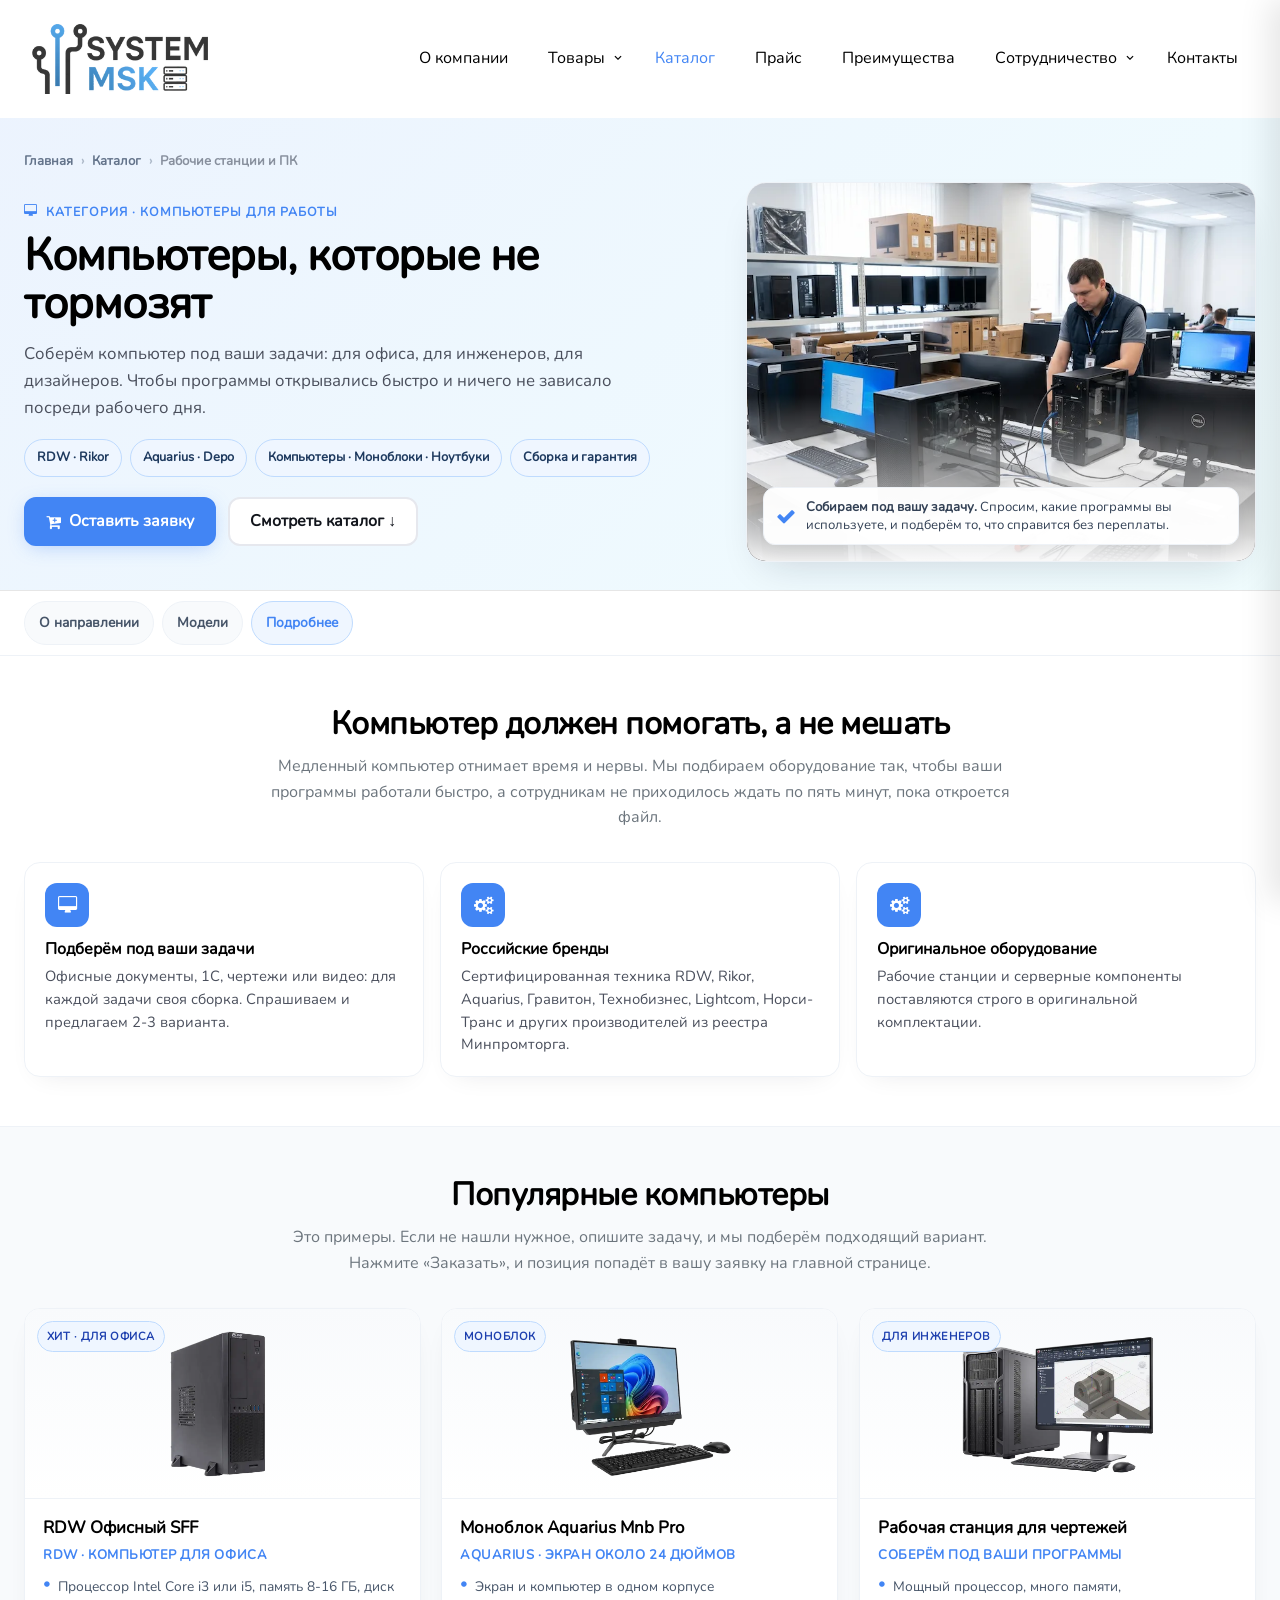
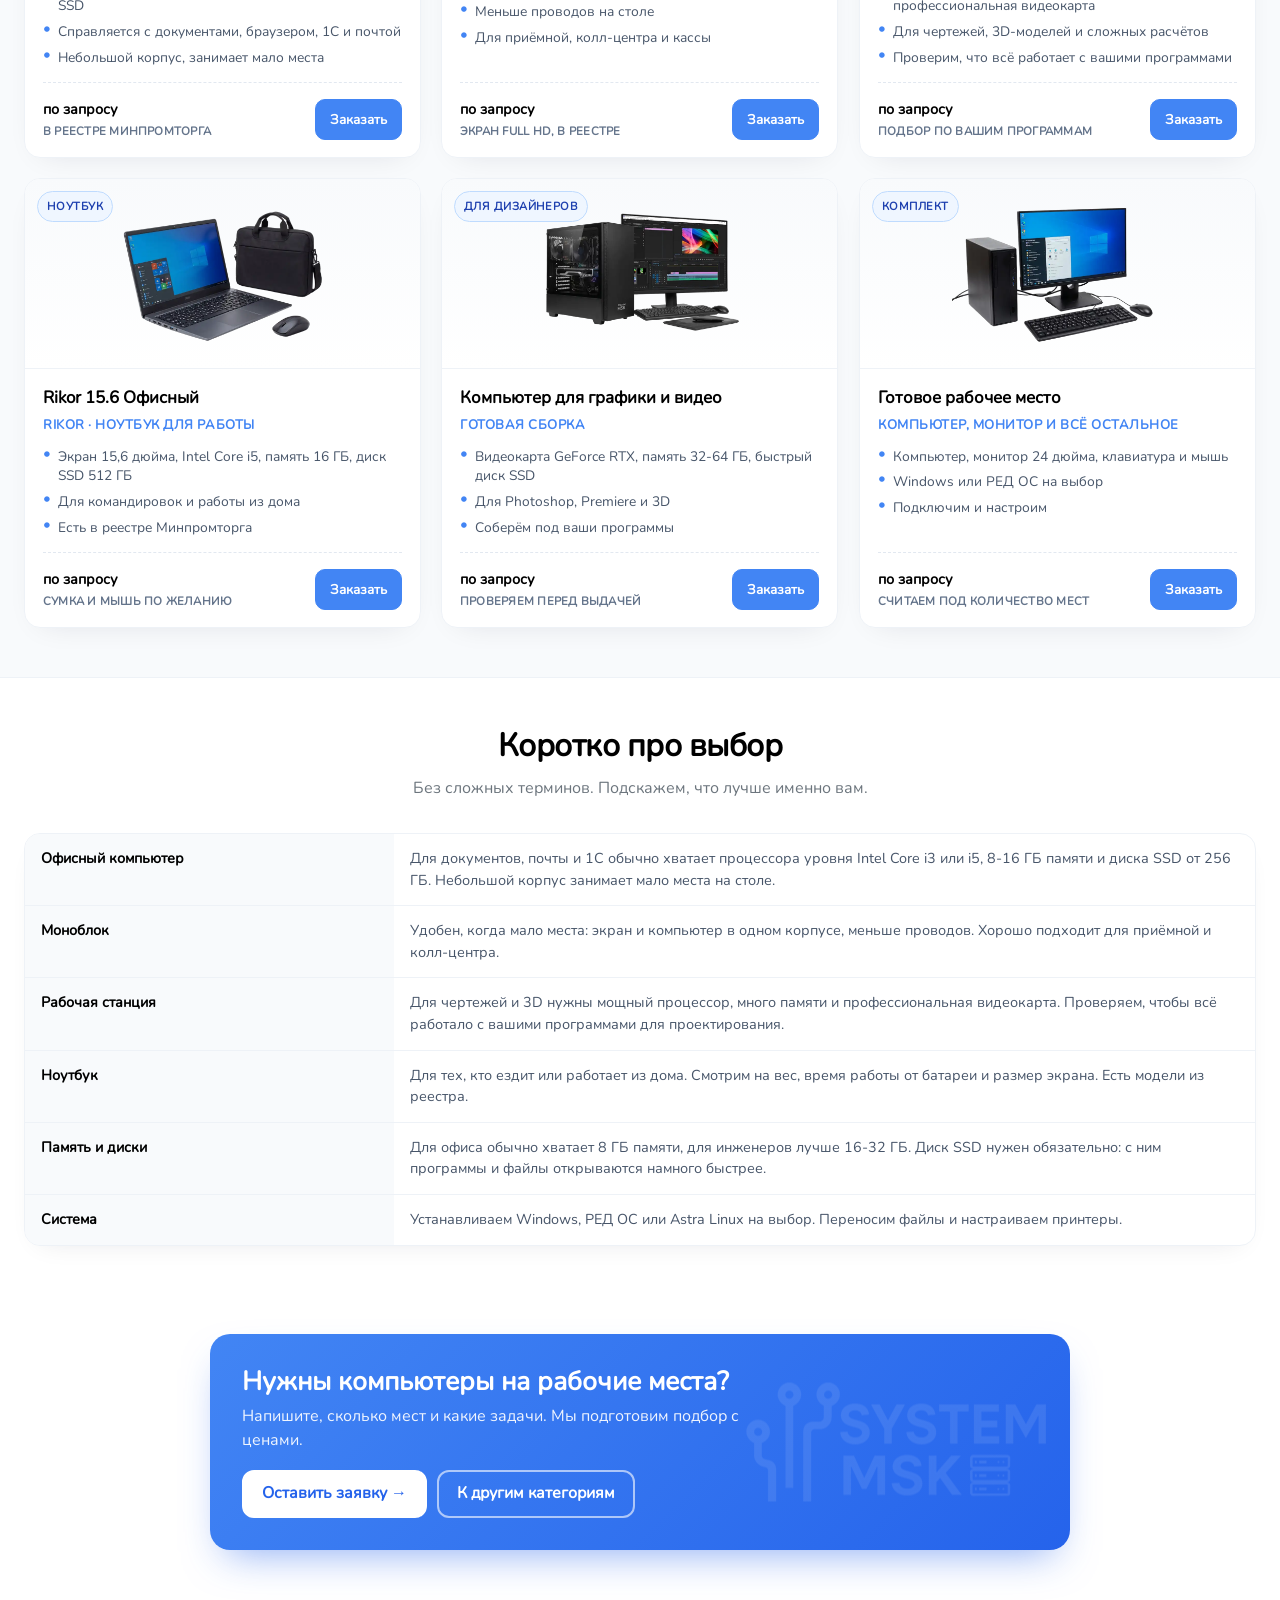
<file: category-workstations.html>
﻿<!DOCTYPE html>
<html lang="ru" class="page--category">
<head>
  <meta charset="utf-8">
  <meta name="viewport" content="width=device-width, initial-scale=1">
  <title>Рабочие станции и ПК — System MSK</title>
  <link rel="shortcut icon" type="image/x-icon" href="images/Favicon.png">
  <link rel="icon" type="image/x-icon" href="images/Favicon.png">
  <link rel="preload" href="/fonts/bebas-neue-v16-latin-regular.woff2" as="font" type="font/woff2" crossorigin>
  <link rel="preload" href="/fonts/nunito-v32-cyrillic-ext_latin-regular.woff2" as="font" type="font/woff2" crossorigin>
  <link rel="stylesheet" href="css/styles.css">
  <link rel="stylesheet" href="fonts/icomoon/style.css" media="print" onload="this.media='all'">
  <noscript><link rel="stylesheet" href="fonts/icomoon/style.css"></noscript>
  <meta name="description" content="ПК и рабочие станции System MSK: офисные ПК, моноблоки, ноутбуки, станции для инженеров. Delta, RDW, Rikor, Aquarius. Сборка, поставка, гарантия.">
</head>
<body class="page page--category">

  <header class="header" data-header role="banner">
    <div class="l-container header__inner">
      <h1 class="header__logo">
        <a class="header__logo-link" href="index.php">
          <img class="header__logo-image" src="images/logo.webp" alt="System MSK">
        </a>
      </h1>
      <nav class="header__nav" role="navigation" aria-label="Главное меню">
        <ul class="header__list" data-clone-nav>
          <li class="header__item"><a class="header__link" href="index.php#about">О компании</a></li>
          <li class="header__item header__item--has-children">
            <a class="header__link" href="index.php#products" data-slide="0">Товары</a>
            <ul class="header__dropdown">
              <li><a class="header__dropdown-link" href="category-servers.html">Серверное оборудование</a></li>
              <li><a class="header__dropdown-link" href="category-storage.html">СХД</a></li>
              <li><a class="header__dropdown-link" href="category-workstations.html">ПК и станции</a></li>
              <li><a class="header__dropdown-link" href="category-network.html">Сетевое оборудование</a></li>
              <li><a class="header__dropdown-link" href="category-software.html">ПО</a></li>
            </ul>
          </li>
          <li class="header__item"><a class="header__link header__link--active" href="catalog.html" aria-current="page">Каталог</a></li>
          <li class="header__item"><a class="header__link" href="images/ПРАЙС.xlsx">Прайс</a></li>
          <li class="header__item"><a class="header__link" href="index.php#features">Преимущества</a></li>
          <li class="header__item header__item--has-children">
            <a class="header__link" href="index.php#partners">Сотрудничество</a>
            <ul class="header__dropdown">
              <li><a class="header__dropdown-link" href="index.php#partners">Партнёры</a></li>
              <li><a class="header__dropdown-link" href="index.php#clients">Клиенты</a></li>
            </ul>
          </li>
          <li class="header__item"><a class="header__link" href="index.php#contact">Контакты</a></li>
        </ul>
      </nav>
      <button class="header__burger" type="button" data-menu-toggle aria-label="Открыть меню">
        <span class="icon-menu" aria-hidden="true"></span>
      </button>
    </div>
  </header>

  <aside class="mobile-menu" data-mobile-menu>
    <div class="mobile-menu__header">
      <button class="mobile-menu__close" type="button" data-menu-close aria-label="Закрыть меню">
        <span class="icon-close2" aria-hidden="true"></span>
      </button>
    </div>
    <div class="mobile-menu__body" data-mobile-menu-body></div>
  </aside>
  <div class="mobile-menu__overlay" data-menu-overlay></div>

<main>

    <section class="cat-hero--servers">
      <div class="l-container">
        <div class="cat-crumbs">
          <a href="index.php">Главная</a><span>›</span>
          <a href="catalog.html">Каталог</a><span>›</span>
          <span style="color:#0f172a">Рабочие станции и ПК</span>
        </div>

        <div class="cat-hero-grid">
          <div>
            <span class="cat-hero__eyebrow"><span class="icon-desktop" aria-hidden="true"></span> Категория · Компьютеры для работы</span>
            <h1 class="cat-hero__title">Компьютеры, которые не тормозят</h1>
            <p class="cat-hero__lead">Соберём компьютер под ваши задачи: для офиса, для инженеров, для дизайнеров. Чтобы программы открывались быстро и ничего не зависало посреди рабочего дня.</p>
            <ul class="cat-hero__meta">
              <li>RDW · Rikor</li>
              <li>Aquarius · Depo</li>
              <li>Компьютеры · Моноблоки · Ноутбуки</li>
              <li>Сборка и гарантия</li>
            </ul>
            <div class="cat-hero__actions">
              <button class="button button--primary" type="button" data-catalog-order="Рабочие станции и ПК: запрос на подбор"><span class="icon-cart-plus" aria-hidden="true"></span> Оставить заявку</button>
              <a class="button" href="#models" style="background:#fff;border:2px solid #e6e8ee;color:#12151c;border-radius:12px">Смотреть каталог ↓</a>
            </div>
          </div>

          <div class="cat-hero__visual cat-hero__visual--cover">
            <img src="images/Catalog/category-workstations.webp" alt="Рабочие станции System MSK" loading="eager">
            <div class="cat-hero__note">
              <span class="icon-check" aria-hidden="true" style="font-size:20px;color:var(--color-primary)"></span>
              <span><strong>Собираем под вашу задачу.</strong> Спросим, какие программы вы используете, и подберём то, что справится без переплаты.</span>
            </div>
          </div>
        </div>
      </div>
    </section>

        <nav class="cat-nav" aria-label="Разделы категории">
      <div class="l-container">
        <div class="cat-nav__inner">
          <a class="cat-nav__link" href="#about-cat">О направлении</a>
          <a class="cat-nav__link" href="#models">Модели</a>
          <a class="cat-nav__link" href="#specs">Подробнее</a>
        </div>
      </div>
    </nav>

    <section class="cat-section" id="about-cat">
      <div class="l-container">
        <div class="cat-heading reveal">
          <h2>Компьютер должен помогать, а не мешать</h2>
          <p>Медленный компьютер отнимает время и нервы. Мы подбираем оборудование так, чтобы ваши программы работали быстро, а сотрудникам не приходилось ждать по пять минут, пока откроется файл.</p>
        </div>
        <div class="cat-kpi">
          <article class="cat-kpi__card reveal">
            <div class="cat-kpi__icon"><span class="icon-desktop" aria-hidden="true"></span></div>
            <h3 class="cat-kpi__title">Подберём под ваши задачи</h3>
            <p class="cat-kpi__text">Офисные документы, 1С, чертежи или видео: для каждой задачи своя сборка. Спрашиваем и предлагаем 2-3 варианта.</p>
          </article>
          <article class="cat-kpi__card reveal" data-reveal-delay="100">
            <div class="cat-kpi__icon"><span class="icon-cogs" aria-hidden="true"></span></div>
            <h3 class="cat-kpi__title">Российские бренды</h3>
            <p class="cat-kpi__text">Сертифицированная техника RDW, Rikor, Aquarius, Гравитон, Технобизнес, Lightcom, Норси-Транс и других производителей из реестра Минпромторга. </p>
          </article>
          <article class="cat-kpi__card reveal" data-reveal-delay="100">
            <div class="cat-kpi__icon"><span class="icon-cogs" aria-hidden="true"></span></div>
            <h3 class="cat-kpi__title">Оригинальное оборудование</h3>
            <p class="cat-kpi__text">Рабочие станции и серверные компоненты поставляются строго в оригинальной комплектации. </p>
          </article>
        </div>
      </div>
    </section>

    
    <section class="cat-section cat-section--muted" id="models">
      <div class="l-container">
        <div class="cat-heading reveal">
          <h2>Популярные компьютеры</h2>
          <p>Это примеры. Если не нашли нужное, опишите задачу, и мы подберём подходящий вариант. Нажмите «Заказать», и позиция попадёт в вашу заявку на главной странице.</p>
        </div>

        <div class="models-grid">

          <article class="model-card reveal">
            <div class="model-card__media">
              <span class="model-card__badge">Хит · Для офиса</span>
              <img src="images/Catalog/category-workstations--RDW.webp" alt="RDW Офисный" loading="lazy">
            </div>
            <div class="model-card__body">
              <h3 class="model-card__title">RDW Офисный SFF</h3>
              <p class="model-card__vendor">RDW · компьютер для офиса</p>
              <ul class="model-card__specs">
                <li>Процессор Intel Core i3 или i5, память 8-16 ГБ, диск SSD</li>
                <li>Справляется с документами, браузером, 1С и почтой</li>
                <li>Небольшой корпус, занимает мало места</li>
              </ul>
              <div class="model-card__foot">
                <div class="model-card__price">по запросу <small>в реестре Минпромторга</small></div>
                <button class="model-card__btn" type="button" data-catalog-order="ПК: RDW Офисный SFF">Заказать</button>
              </div>
            </div>
          </article>

          <article class="model-card reveal" data-reveal-delay="100">
            <div class="model-card__media">
              <span class="model-card__badge">Моноблок</span>
              <img src="images/Catalog/category-workstations--Aquarius.webp" alt="Aquarius моноблок" loading="lazy">
            </div>
            <div class="model-card__body">
              <h3 class="model-card__title">Моноблок Aquarius Mnb Pro</h3>
              <p class="model-card__vendor">Aquarius · экран около 24 дюймов</p>
              <ul class="model-card__specs">
                <li>Экран и компьютер в одном корпусе</li>
                <li>Меньше проводов на столе</li>
                <li>Для приёмной, колл-центра и кассы</li>
              </ul>
              <div class="model-card__foot">
                <div class="model-card__price">по запросу <small>экран Full HD, в реестре</small></div>
                <button class="model-card__btn" type="button" data-catalog-order="ПК: Aquarius Mnb Pro 24">Заказать</button>
              </div>
            </div>
          </article>

          <article class="model-card reveal" data-reveal-delay="200">
            <div class="model-card__media">
              <span class="model-card__badge">Для инженеров</span>
              <img src="images/Catalog/category-workstations--3D.webp" alt="Рабочая станция" loading="lazy">
            </div>
            <div class="model-card__body">
              <h3 class="model-card__title">Рабочая станция для чертежей</h3>
              <p class="model-card__vendor">Соберём под ваши программы</p>
              <ul class="model-card__specs">
                <li>Мощный процессор, много памяти, профессиональная видеокарта</li>
                <li>Для чертежей, 3D-моделей и сложных расчётов</li>
                <li>Проверим, что всё работает с вашими программами</li>
              </ul>
              <div class="model-card__foot">
                <div class="model-card__price">по запросу <small>подбор по вашим программам</small></div>
                <button class="model-card__btn" type="button" data-catalog-order="ПК: рабочая станция для чертежей">Заказать</button>
              </div>
            </div>
          </article>

          <article class="model-card reveal">
            <div class="model-card__media">
              <span class="model-card__badge">Ноутбук</span>
              <img src="images/Catalog/category-workstations--Rikor.webp" alt="Rikor ноутбук" loading="lazy">
            </div>
            <div class="model-card__body">
              <h3 class="model-card__title">Rikor 15.6 Офисный</h3>
              <p class="model-card__vendor">Rikor · ноутбук для работы</p>
              <ul class="model-card__specs">
                <li>Экран 15,6 дюйма, Intel Core i5, память 16 ГБ, диск SSD 512 ГБ</li>
                <li>Для командировок и работы из дома</li>
                <li>Есть в реестре Минпромторга</li>
              </ul>
              <div class="model-card__foot">
                <div class="model-card__price">по запросу <small>сумка и мышь по желанию</small></div>
                <button class="model-card__btn" type="button" data-catalog-order="ПК: Rikor ноутбук 15.6">Заказать</button>
              </div>
            </div>
          </article>

          <article class="model-card reveal" data-reveal-delay="100">
            <div class="model-card__media">
              <span class="model-card__badge">Для дизайнеров</span>
              <img src="images/Catalog/category-workstations--pc.webp" alt="Компьютер для графики" loading="lazy">
            </div>
            <div class="model-card__body">
              <h3 class="model-card__title">Компьютер для графики и видео</h3>
              <p class="model-card__vendor">Готовая сборка</p>
              <ul class="model-card__specs">
                <li>Видеокарта GeForce RTX, память 32-64 ГБ, быстрый диск SSD</li>
                <li>Для Photoshop, Premiere и 3D</li>
                <li>Соберём под ваши программы</li>
              </ul>
              <div class="model-card__foot">
                <div class="model-card__price">по запросу <small>проверяем перед выдачей</small></div>
                <button class="model-card__btn" type="button" data-catalog-order="ПК: сборка для графики">Заказать</button>
              </div>
            </div>
          </article>

          <article class="model-card reveal" data-reveal-delay="200">
            <div class="model-card__media">
              <span class="model-card__badge">Комплект</span>
              <img src="images/Catalog/category-workstations--pc_two.webp" alt="Готовое рабочее место" loading="lazy">
            </div>
            <div class="model-card__body">
              <h3 class="model-card__title">Готовое рабочее место</h3>
              <p class="model-card__vendor">Компьютер, монитор и всё остальное</p>
              <ul class="model-card__specs">
                <li>Компьютер, монитор 24 дюйма, клавиатура и мышь</li>
                <li>Windows или РЕД ОС на выбор</li>
                <li>Подключим и настроим</li>
              </ul>
              <div class="model-card__foot">
                <div class="model-card__price">по запросу <small>считаем под количество мест</small></div>
                <button class="model-card__btn" type="button" data-catalog-order="ПК: готовое рабочее место">Заказать</button>
              </div>
            </div>
          </article>

        </div>
      </div>
    </section>

    <section class="cat-section" id="specs">
      <div class="l-container">
        <div class="cat-heading reveal">
          <h2>Коротко про выбор</h2>
          <p>Без сложных терминов. Подскажем, что лучше именно вам.</p>
        </div>

        <div class="specs-wrap reveal">
          <table class="specs-table">
            <tbody>
              <tr>
                <th>Офисный компьютер</th>
                <td>Для документов, почты и 1С обычно хватает процессора уровня Intel Core i3 или i5, 8-16 ГБ памяти и диска SSD от 256 ГБ. Небольшой корпус занимает мало места на столе.</td>
              </tr>
              <tr>
                <th>Моноблок</th>
                <td>Удобен, когда мало места: экран и компьютер в одном корпусе, меньше проводов. Хорошо подходит для приёмной и колл-центра.</td>
              </tr>
              <tr>
                <th>Рабочая станция</th>
                <td>Для чертежей и 3D нужны мощный процессор, много памяти и профессиональная видеокарта. Проверяем, чтобы всё работало с вашими программами для проектирования.</td>
              </tr>
              <tr>
                <th>Ноутбук</th>
                <td>Для тех, кто ездит или работает из дома. Смотрим на вес, время работы от батареи и размер экрана. Есть модели из реестра.</td>
              </tr>
              <tr>
                <th>Память и диски</th>
                <td>Для офиса обычно хватает 8 ГБ памяти, для инженеров лучше 16-32 ГБ. Диск SSD нужен обязательно: с ним программы и файлы открываются намного быстрее.</td>
              </tr>
              <tr>
                <th>Система</th>
                <td>Устанавливаем Windows, РЕД ОС или Astra Linux на выбор. Переносим файлы и настраиваем принтеры.</td>
              </tr>
            </tbody>
          </table>
        </div>
        <div class="specs-mob reveal" aria-label="Характеристики — мобильная версия">
          <div class="specs-mob__item"><button class="specs-mob__btn" type="button" aria-expanded="false">Офисный компьютер</button><div class="specs-mob__panel"><div class="specs-mob__body">Для документов, почты и 1С обычно хватает процессора уровня Intel Core i3 или i5, 8-16 ГБ памяти и диска SSD от 256 ГБ. Небольшой корпус занимает мало места на столе.</div></div></div>
          <div class="specs-mob__item"><button class="specs-mob__btn" type="button" aria-expanded="false">Моноблок</button><div class="specs-mob__panel"><div class="specs-mob__body">Удобен, когда мало места: экран и компьютер в одном корпусе, меньше проводов. Хорошо подходит для приёмной и колл-центра.</div></div></div>
          <div class="specs-mob__item"><button class="specs-mob__btn" type="button" aria-expanded="false">Рабочая станция</button><div class="specs-mob__panel"><div class="specs-mob__body">Для чертежей и 3D нужны мощный процессор, много памяти и профессиональная видеокарта. Проверяем, чтобы всё работало с вашими программами для проектирования.</div></div></div>
          <div class="specs-mob__item"><button class="specs-mob__btn" type="button" aria-expanded="false">Ноутбук</button><div class="specs-mob__panel"><div class="specs-mob__body">Для тех, кто ездит или работает из дома. Смотрим на вес, время работы от батареи и размер экрана. Есть модели из реестра.</div></div></div>
          <div class="specs-mob__item"><button class="specs-mob__btn" type="button" aria-expanded="false">Память и диски</button><div class="specs-mob__panel"><div class="specs-mob__body">Для офиса обычно хватает 8 ГБ памяти, для инженеров лучше 16-32 ГБ. Диск SSD нужен обязательно: с ним программы и файлы открываются намного быстрее.</div></div></div>
          <div class="specs-mob__item"><button class="specs-mob__btn" type="button" aria-expanded="false">Система</button><div class="specs-mob__panel"><div class="specs-mob__body">Устанавливаем Windows, РЕД ОС или Astra Linux на выбор. Переносим файлы и настраиваем принтеры.</div></div></div>
        </div>
      </div>
    </section>

    <section class="cat-cta" id="cat-cta">
      <div class="l-container">
        <div class="cat-cta__card reveal">
          <div class="cat-cta__brand" aria-hidden="true"><img src="images/logo.webp" alt="" loading="lazy"></div>
          <div class="cat-cta__main">
            <h2>Нужны компьютеры на рабочие места?</h2>
            <p>Напишите, сколько мест и какие задачи. Мы подготовим подбор с ценами. </p>
            <div class="cat-cta__actions"><button class="button" type="button" data-catalog-order="Рабочие станции и ПК: нужен подбор" style="background:#fff;color:#2563eb;border-color:#fff">Оставить заявку →</button>
              <a class="button" href="catalog.html" style="background:transparent;border:2px solid rgba(255,255,255,.6);color:#fff">К другим категориям</a></div>
          </div>
</div>
      </div>
    </section>

  </main>

  <script src="js/app.js" defer></script>
  <script>
  (() => {
    const LS_KEY = 'systemamsk_catalog_category';
    const go = (cat) => {
      try { localStorage.setItem(LS_KEY, cat); } catch {}
      location.href = 'index.php?category=' + encodeURIComponent(cat) + '#contact';
    };
    document.addEventListener('DOMContentLoaded', () => {
      document.querySelectorAll('[data-catalog-order]').forEach(btn => {
        btn.addEventListener('click', () => go(btn.getAttribute('data-catalog-order') || 'Рабочие станции и ПК'));
      });
      document.querySelectorAll('.specs-mob__btn').forEach(btn => {
        btn.addEventListener('click', () => {
          const item = btn.closest('.specs-mob__item');
          const panel = item.querySelector('.specs-mob__panel');
          const open = item.classList.toggle('specs-mob__item--open');
          btn.setAttribute('aria-expanded', open ? 'true' : 'false');
          panel.style.maxHeight = open ? panel.scrollHeight + 'px' : '0';
        });
      });
      const links = Array.from(document.querySelectorAll('.cat-nav__link[href^=\"#\"]'));
      const ids = links.map(a => a.getAttribute('href').slice(1));
      const obs = new IntersectionObserver(entries => {
        entries.forEach(e => {
          if (!e.isIntersecting) return;
          links.forEach(a => a.classList.toggle('cat-nav__link--active', a.getAttribute('href') === '#' + e.target.id));
        });
      }, { rootMargin: '-45% 0px -50% 0px', threshold: 0 });
      ids.forEach(id => { const el = document.getElementById(id); if (el) obs.observe(el); });
    });
  })();
  </script>
</body>
</html>
</file>
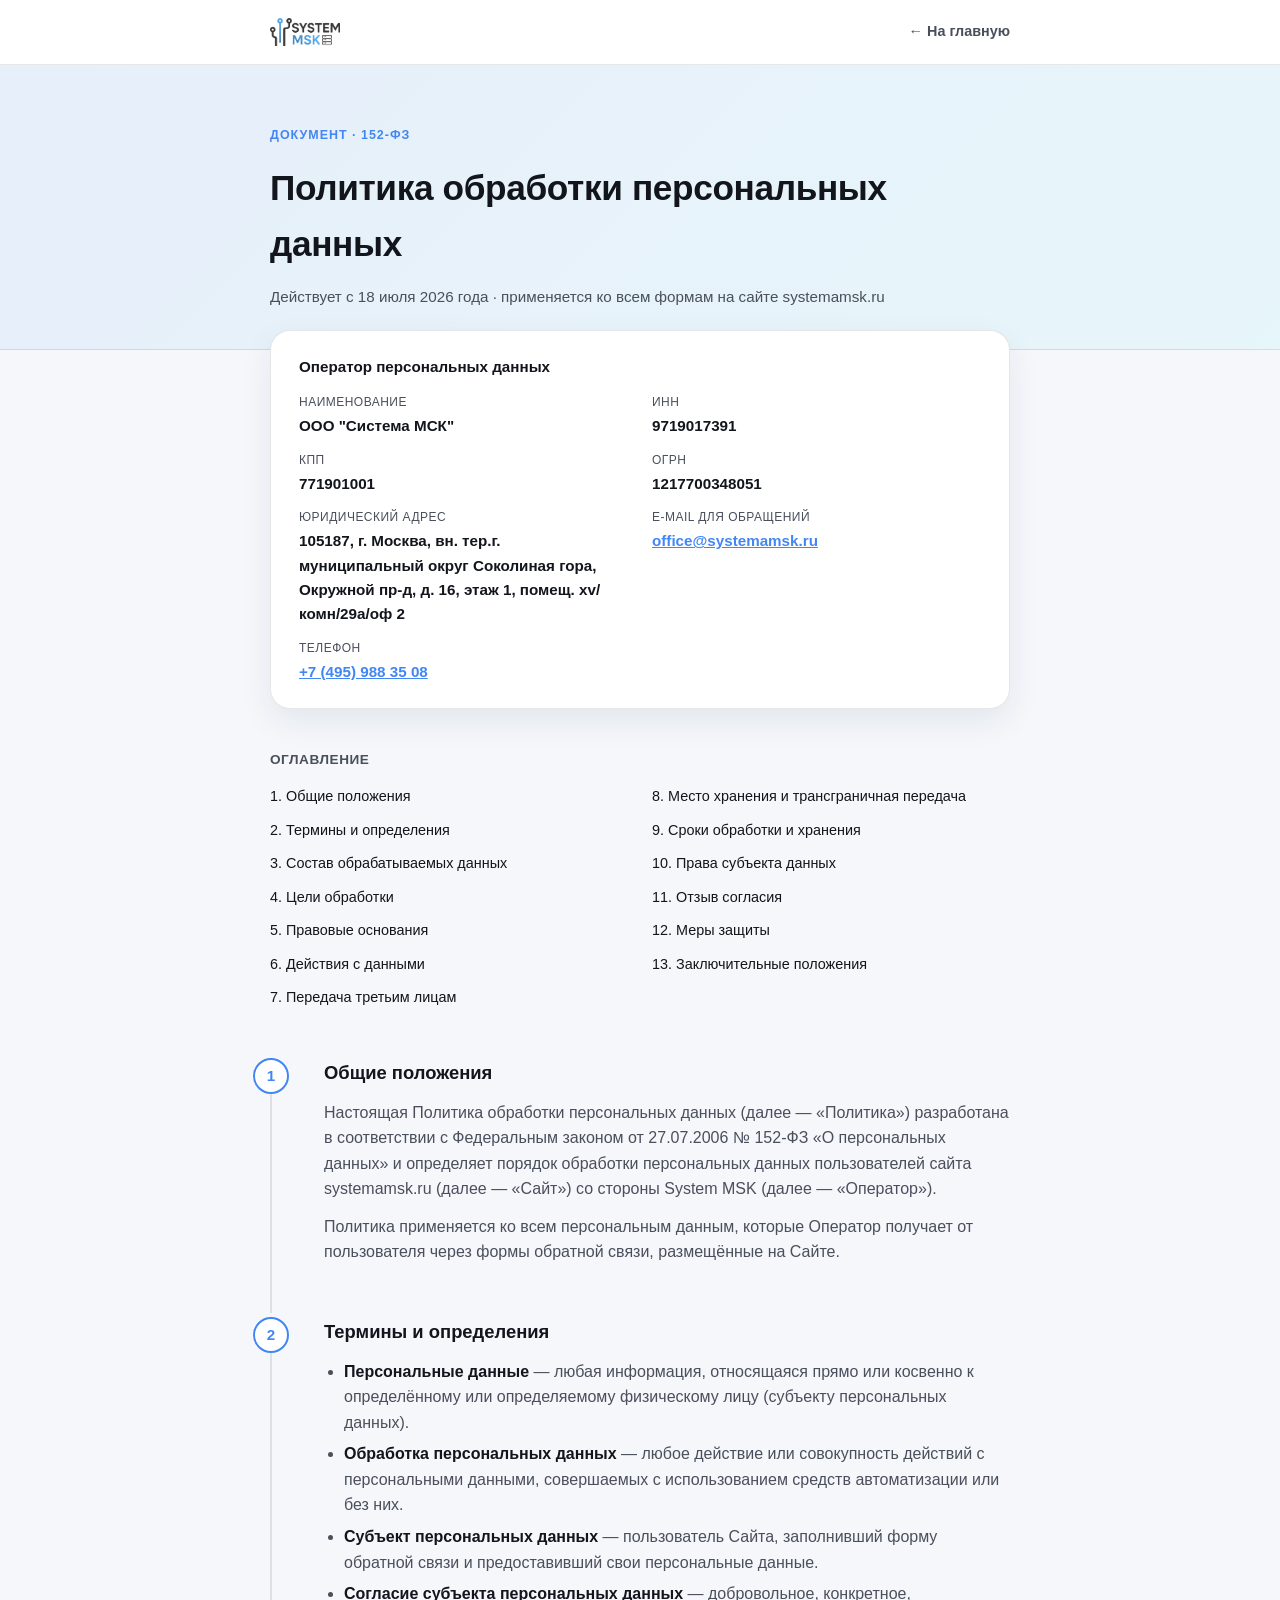
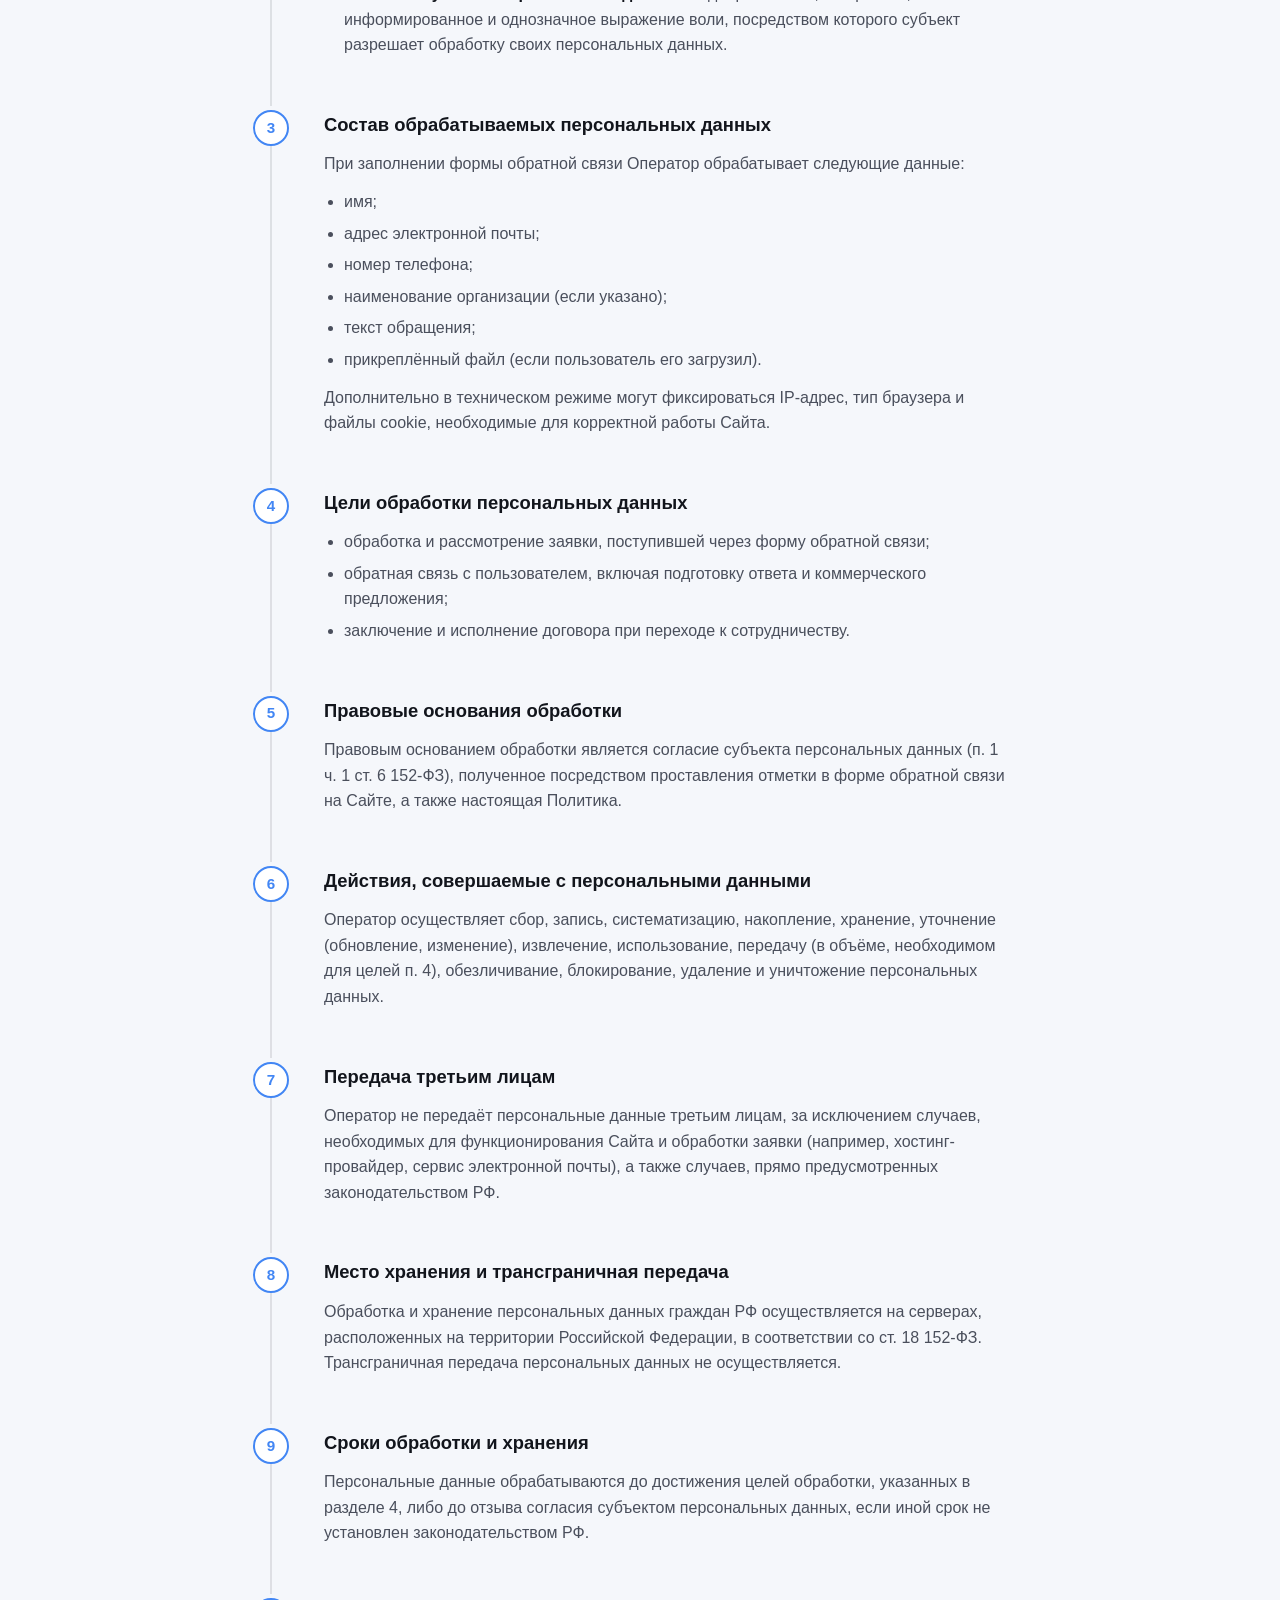
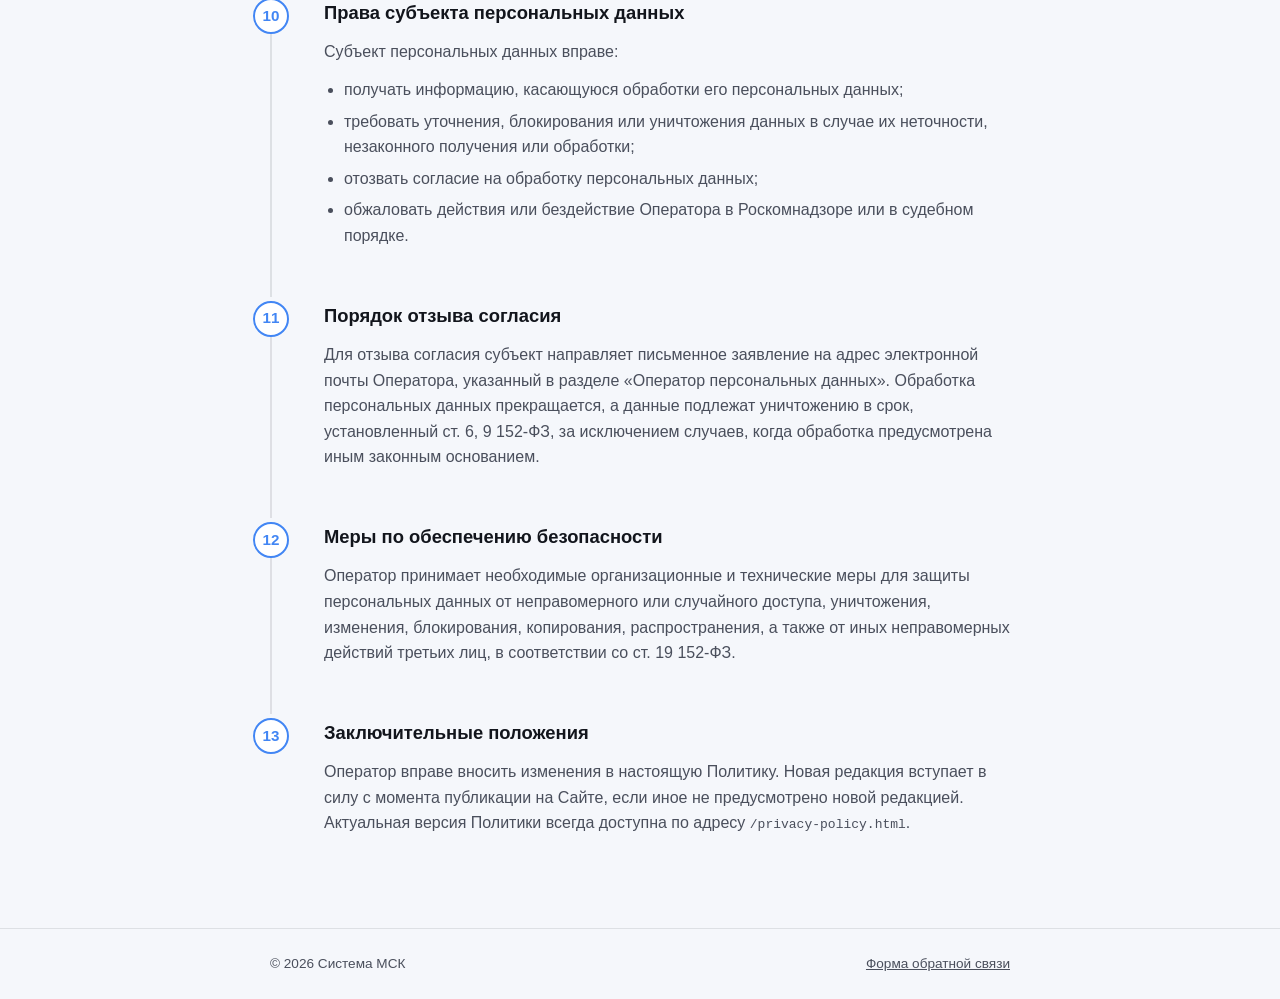
<file: privacy-policy.html>
<!DOCTYPE html>
<html lang="ru">
<head>
<meta charset="UTF-8">
<meta name="viewport" content="width=device-width, initial-scale=1.0">
<title>Политика обработки персональных данных — System MSK</title>
<meta name="robots" content="noindex, follow">
<style>
  :root {
    --accent: #4286f4;
    --accent-2: #42e2f4;
    --ink: #12151c;
    --ink-soft: #4a4f5c;
    --paper: #ffffff;
    --paper-soft: #f5f7fb;
    --line: rgba(18, 21, 28, 0.1);
    --radius-md: 12px;
    --radius-lg: 20px;
    --shadow-card: 0 12px 32px rgba(18, 33, 64, 0.08);
    --transition-base: 0.25s ease;
    --container: 780px;
  }

  * { box-sizing: border-box; }

  body {
    margin: 0;
    font-family: -apple-system, BlinkMacSystemFont, "Segoe UI", Roboto, "Helvetica Neue", Arial, sans-serif;
    color: var(--ink);
    background: var(--paper-soft);
    line-height: 1.6;
    -webkit-font-smoothing: antialiased;
  }

  a { color: var(--accent); }

  .l-container {
    max-width: var(--container);
    margin: 0 auto;
    padding: 0 20px;
  }

  /* ---------- Шапка ---------- */
  .pp-header {
    background: var(--paper);
    border-bottom: 1px solid var(--line);
    padding: 18px 0;
  }

  .pp-header__row {
    display: flex;
    align-items: center;
    justify-content: space-between;
    gap: 16px;
    max-width: var(--container);
    margin: 0 auto;
    padding: 0 20px;
  }

  .pp-header__logo {
    height: 28px;
    display: block;
  }

  .pp-header__back {
    font-size: 0.9rem;
    font-weight: 600;
    text-decoration: none;
    display: inline-flex;
    align-items: center;
    gap: 6px;
    color: var(--ink-soft);
    transition: color var(--transition-base);
  }

  .pp-header__back:hover { color: var(--accent); }

  /* ---------- Хиро ---------- */
  .pp-hero {
    padding: 56px 0 40px;
    background: linear-gradient(135deg, rgba(66, 134, 244, 0.08), rgba(66, 226, 244, 0.08));
    border-bottom: 1px solid var(--line);
  }

  .pp-hero__eyebrow {
    display: inline-block;
    font-size: 0.78rem;
    font-weight: 700;
    letter-spacing: 0.08em;
    text-transform: uppercase;
    color: var(--accent);
    margin-bottom: 14px;
  }

  .pp-hero__title {
    font-size: clamp(1.6rem, 4vw, 2.2rem);
    font-weight: 800;
    margin: 0 0 12px;
    letter-spacing: -0.01em;
  }

  .pp-hero__meta {
    margin: 0;
    color: var(--ink-soft);
    font-size: 0.95rem;
  }

  /* ---------- Карточка реквизитов ---------- */
  .pp-card {
    background: var(--paper);
    border: 1px solid var(--line);
    border-radius: var(--radius-lg);
    box-shadow: var(--shadow-card);
    padding: 24px 28px;
    margin: -20px 0 40px;
    position: relative;
  }

  .pp-card__title {
    margin: 0 0 14px;
    font-size: 0.95rem;
    font-weight: 700;
  }

  .pp-card dl {
    margin: 0;
    display: grid;
    grid-template-columns: repeat(2, minmax(0, 1fr));
    gap: 12px 24px;
  }

  .pp-card dt {
    font-size: 0.75rem;
    text-transform: uppercase;
    letter-spacing: 0.04em;
    color: var(--ink-soft);
    margin: 0 0 2px;
  }

  .pp-card dd {
    margin: 0;
    font-size: 0.95rem;
    font-weight: 600;
  }

  @media (max-width: 560px) {
    .pp-card dl { grid-template-columns: 1fr; }
  }

  /* ---------- TODO-плашка для владельца сайта ---------- */
  .pp-todo {
    border: 1px dashed #c98a1f;
    background: #fff8e8;
    border-radius: var(--radius-md);
    padding: 18px 20px;
    margin-bottom: 40px;
    font-size: 0.9rem;
  }

  .pp-todo__title {
    margin: 0 0 8px;
    font-weight: 700;
    color: #8a5a0c;
  }

  .pp-todo ul {
    margin: 0;
    padding-left: 20px;
  }

  .pp-todo li { margin-bottom: 4px; }

  /* ---------- Оглавление ---------- */
  .pp-toc {
    margin-bottom: 48px;
  }

  .pp-toc__title {
    font-size: 0.85rem;
    font-weight: 700;
    text-transform: uppercase;
    letter-spacing: 0.04em;
    color: var(--ink-soft);
    margin: 0 0 12px;
  }

  .pp-toc ol {
    margin: 0;
    padding: 0;
    list-style: none;
    columns: 2;
    column-gap: 24px;
  }

  .pp-toc li { break-inside: avoid; margin-bottom: 8px; }

  .pp-toc a {
    text-decoration: none;
    font-size: 0.9rem;
    color: var(--ink);
  }

  .pp-toc a:hover { color: var(--accent); }

  @media (max-width: 560px) {
    .pp-toc ol { columns: 1; }
  }

  /* ---------- Секции документа ---------- */
  .pp-body {
    padding-bottom: 80px;
  }

  .pp-section {
    position: relative;
    padding: 0 0 36px 52px;
    margin-bottom: 4px;
    border-left: 2px solid var(--line);
  }

  .pp-section:last-child {
    border-left: 2px solid transparent;
    padding-bottom: 0;
  }

  .pp-section__num {
    position: absolute;
    left: -19px;
    top: 0;
    width: 36px;
    height: 36px;
    border-radius: 50%;
    background: var(--paper);
    border: 2px solid var(--accent);
    color: var(--accent);
    display: flex;
    align-items: center;
    justify-content: center;
    font-weight: 700;
    font-size: 0.95rem;
  }

  .pp-section__title {
    margin: 4px 0 12px;
    font-size: 1.15rem;
    font-weight: 700;
    scroll-margin-top: 20px;
  }

  .pp-section p {
    margin: 0 0 12px;
    color: var(--ink-soft);
  }

  .pp-section ul {
    margin: 0 0 12px;
    padding-left: 20px;
    color: var(--ink-soft);
  }

  .pp-section li { margin-bottom: 6px; }

  .pp-section strong { color: var(--ink); }

  @media (max-width: 560px) {
    .pp-section { padding-left: 40px; }
    .pp-section__num { width: 28px; height: 28px; left: -15px; font-size: 0.8rem; }
  }

  /* ---------- Подвал ---------- */
  .pp-footer {
    border-top: 1px solid var(--line);
    padding: 24px 0;
    font-size: 0.85rem;
    color: var(--ink-soft);
    display: flex;
    align-items: center;
    justify-content: space-between;
    gap: 12px;
    flex-wrap: wrap;
  }

  .pp-footer a { color: var(--ink-soft); text-decoration: underline; }
</style>
</head>
<body>

  <header class="pp-header">
    <div class="pp-header__row">
      <img class="pp-header__logo" src="images/logo.png" alt="System MSK">
      <a class="pp-header__back" href="index.html">← На главную</a>
    </div>
  </header>

  <section class="pp-hero">
    <div class="l-container">
      <span class="pp-hero__eyebrow">Документ · 152-ФЗ</span>
      <h1 class="pp-hero__title">Политика обработки персональных данных</h1>
      <p class="pp-hero__meta">Действует с 18 июля 2026 года · применяется ко всем формам на сайте systemamsk.ru</p>
    </div>
  </section>

  <div class="l-container pp-body">

    <div class="pp-card">
      <p class="pp-card__title">Оператор персональных данных</p>
      <dl>
        <div>
          <dt>Наименование</dt>
          <dd>ООО "Система МСК"</dd>
        </div>
        <div>
          <dt>ИНН</dt>
          <dd>9719017391</dd>
        </div>
        <div>
          <dt>КПП</dt>
          <dd>771901001</dd>
        </div>
        <div>
          <dt>ОГРН</dt>
          <dd>1217700348051</dd>
        </div>
        <div>
          <dt>Юридический адрес</dt>
          <dd>105187, г. Москва, вн. тер.г. муниципальный округ Соколиная гора, Окружной пр-д, д. 16, этаж 1, помещ. xv/комн/29а/оф 2</dd>
        </div>
        <div>
          <dt>E-mail для обращений</dt>
          <dd><a href="mailto:office@systemamsk.ru">office@systemamsk.ru</a></dd>
        </div>
        <div>
          <dt>Телефон</dt>
          <dd><a href="tel:84959883508">+7 (495) 988 35 08</a></dd>
        </div>
      </dl>
    </div>



    <nav class="pp-toc" aria-label="Оглавление">
      <p class="pp-toc__title">Оглавление</p>
      <ol>
        <li><a href="#general">1. Общие положения</a></li>
        <li><a href="#terms">2. Термины и определения</a></li>
        <li><a href="#data">3. Состав обрабатываемых данных</a></li>
        <li><a href="#purpose">4. Цели обработки</a></li>
        <li><a href="#basis">5. Правовые основания</a></li>
        <li><a href="#actions">6. Действия с данными</a></li>
        <li><a href="#transfer">7. Передача третьим лицам</a></li>
        <li><a href="#storage">8. Место хранения и трансграничная передача</a></li>
        <li><a href="#period">9. Сроки обработки и хранения</a></li>
        <li><a href="#rights">10. Права субъекта данных</a></li>
        <li><a href="#revoke">11. Отзыв согласия</a></li>
        <li><a href="#security">12. Меры защиты</a></li>
        <li><a href="#final">13. Заключительные положения</a></li>
      </ol>
    </nav>

    <div class="pp-sections">

      <section class="pp-section" id="general">
        <span class="pp-section__num" aria-hidden="true">1</span>
        <h2 class="pp-section__title">Общие положения</h2>
        <p>Настоящая Политика обработки персональных данных (далее — «Политика») разработана в соответствии с Федеральным законом от 27.07.2006 № 152-ФЗ «О персональных данных» и определяет порядок обработки персональных данных пользователей сайта systemamsk.ru (далее — «Сайт») со стороны System MSK (далее — «Оператор»).</p>
        <p>Политика применяется ко всем персональным данным, которые Оператор получает от пользователя через формы обратной связи, размещённые на Сайте.</p>
      </section>

      <section class="pp-section" id="terms">
        <span class="pp-section__num" aria-hidden="true">2</span>
        <h2 class="pp-section__title">Термины и определения</h2>
        <ul>
          <li><strong>Персональные данные</strong> — любая информация, относящаяся прямо или косвенно к определённому или определяемому физическому лицу (субъекту персональных данных).</li>
          <li><strong>Обработка персональных данных</strong> — любое действие или совокупность действий с персональными данными, совершаемых с использованием средств автоматизации или без них.</li>
          <li><strong>Субъект персональных данных</strong> — пользователь Сайта, заполнивший форму обратной связи и предоставивший свои персональные данные.</li>
          <li><strong>Согласие субъекта персональных данных</strong> — добровольное, конкретное, информированное и однозначное выражение воли, посредством которого субъект разрешает обработку своих персональных данных.</li>
        </ul>
      </section>

      <section class="pp-section" id="data">
        <span class="pp-section__num" aria-hidden="true">3</span>
        <h2 class="pp-section__title">Состав обрабатываемых персональных данных</h2>
        <p>При заполнении формы обратной связи Оператор обрабатывает следующие данные:</p>
        <ul>
          <li>имя;</li>
          <li>адрес электронной почты;</li>
          <li>номер телефона;</li>
          <li>наименование организации (если указано);</li>
          <li>текст обращения;</li>
          <li>прикреплённый файл (если пользователь его загрузил).</li>
        </ul>
        <p>Дополнительно в техническом режиме могут фиксироваться IP-адрес, тип браузера и файлы cookie, необходимые для корректной работы Сайта.</p>
      </section>

      <section class="pp-section" id="purpose">
        <span class="pp-section__num" aria-hidden="true">4</span>
        <h2 class="pp-section__title">Цели обработки персональных данных</h2>
        <ul>
          <li>обработка и рассмотрение заявки, поступившей через форму обратной связи;</li>
          <li>обратная связь с пользователем, включая подготовку ответа и коммерческого предложения;</li>
          <li>заключение и исполнение договора при переходе к сотрудничеству.</li>
        </ul>
      </section>

      <section class="pp-section" id="basis">
        <span class="pp-section__num" aria-hidden="true">5</span>
        <h2 class="pp-section__title">Правовые основания обработки</h2>
        <p>Правовым основанием обработки является согласие субъекта персональных данных (п. 1 ч. 1 ст. 6 152-ФЗ), полученное посредством проставления отметки в форме обратной связи на Сайте, а также настоящая Политика.</p>
      </section>

      <section class="pp-section" id="actions">
        <span class="pp-section__num" aria-hidden="true">6</span>
        <h2 class="pp-section__title">Действия, совершаемые с персональными данными</h2>
        <p>Оператор осуществляет сбор, запись, систематизацию, накопление, хранение, уточнение (обновление, изменение), извлечение, использование, передачу (в объёме, необходимом для целей п. 4), обезличивание, блокирование, удаление и уничтожение персональных данных.</p>
      </section>

      <section class="pp-section" id="transfer">
        <span class="pp-section__num" aria-hidden="true">7</span>
        <h2 class="pp-section__title">Передача третьим лицам</h2>
        <p>Оператор не передаёт персональные данные третьим лицам, за исключением случаев, необходимых для функционирования Сайта и обработки заявки (например, хостинг-провайдер, сервис электронной почты), а также случаев, прямо предусмотренных законодательством РФ.</p>
      </section>

      <section class="pp-section" id="storage">
        <span class="pp-section__num" aria-hidden="true">8</span>
        <h2 class="pp-section__title">Место хранения и трансграничная передача</h2>
        <p>Обработка и хранение персональных данных граждан РФ осуществляется на серверах, расположенных на территории Российской Федерации, в соответствии со ст. 18 152-ФЗ. Трансграничная передача персональных данных не осуществляется.</p>
      </section>

      <section class="pp-section" id="period">
        <span class="pp-section__num" aria-hidden="true">9</span>
        <h2 class="pp-section__title">Сроки обработки и хранения</h2>
        <p>Персональные данные обрабатываются до достижения целей обработки, указанных в разделе 4, либо до отзыва согласия субъектом персональных данных, если иной срок не установлен законодательством РФ.</p>
      </section>

      <section class="pp-section" id="rights">
        <span class="pp-section__num" aria-hidden="true">10</span>
        <h2 class="pp-section__title">Права субъекта персональных данных</h2>
        <p>Субъект персональных данных вправе:</p>
        <ul>
          <li>получать информацию, касающуюся обработки его персональных данных;</li>
          <li>требовать уточнения, блокирования или уничтожения данных в случае их неточности, незаконного получения или обработки;</li>
          <li>отозвать согласие на обработку персональных данных;</li>
          <li>обжаловать действия или бездействие Оператора в Роскомнадзоре или в судебном порядке.</li>
        </ul>
      </section>

      <section class="pp-section" id="revoke">
        <span class="pp-section__num" aria-hidden="true">11</span>
        <h2 class="pp-section__title">Порядок отзыва согласия</h2>
        <p>Для отзыва согласия субъект направляет письменное заявление на адрес электронной почты Оператора, указанный в разделе «Оператор персональных данных». Обработка персональных данных прекращается, а данные подлежат уничтожению в срок, установленный ст. 6, 9 152-ФЗ, за исключением случаев, когда обработка предусмотрена иным законным основанием.</p>
      </section>

      <section class="pp-section" id="security">
        <span class="pp-section__num" aria-hidden="true">12</span>
        <h2 class="pp-section__title">Меры по обеспечению безопасности</h2>
        <p>Оператор принимает необходимые организационные и технические меры для защиты персональных данных от неправомерного или случайного доступа, уничтожения, изменения, блокирования, копирования, распространения, а также от иных неправомерных действий третьих лиц, в соответствии со ст. 19 152-ФЗ.</p>
      </section>

      <section class="pp-section" id="final">
        <span class="pp-section__num" aria-hidden="true">13</span>
        <h2 class="pp-section__title">Заключительные положения</h2>
        <p>Оператор вправе вносить изменения в настоящую Политику. Новая редакция вступает в силу с момента публикации на Сайте, если иное не предусмотрено новой редакцией. Актуальная версия Политики всегда доступна по адресу <code>/privacy-policy.html</code>.</p>
      </section>

    </div>

  </div>

  <footer class="pp-footer">
    <div class="l-container" style="display: flex; justify-content: space-between; align-items: center; flex-wrap: wrap; gap: 12px; width: 100%;">
      <span>© 2026 Система МСК</span>
      <a href="index.html#contact">Форма обратной связи</a>
    </div>
  </footer>

</body>
</html>
</file>
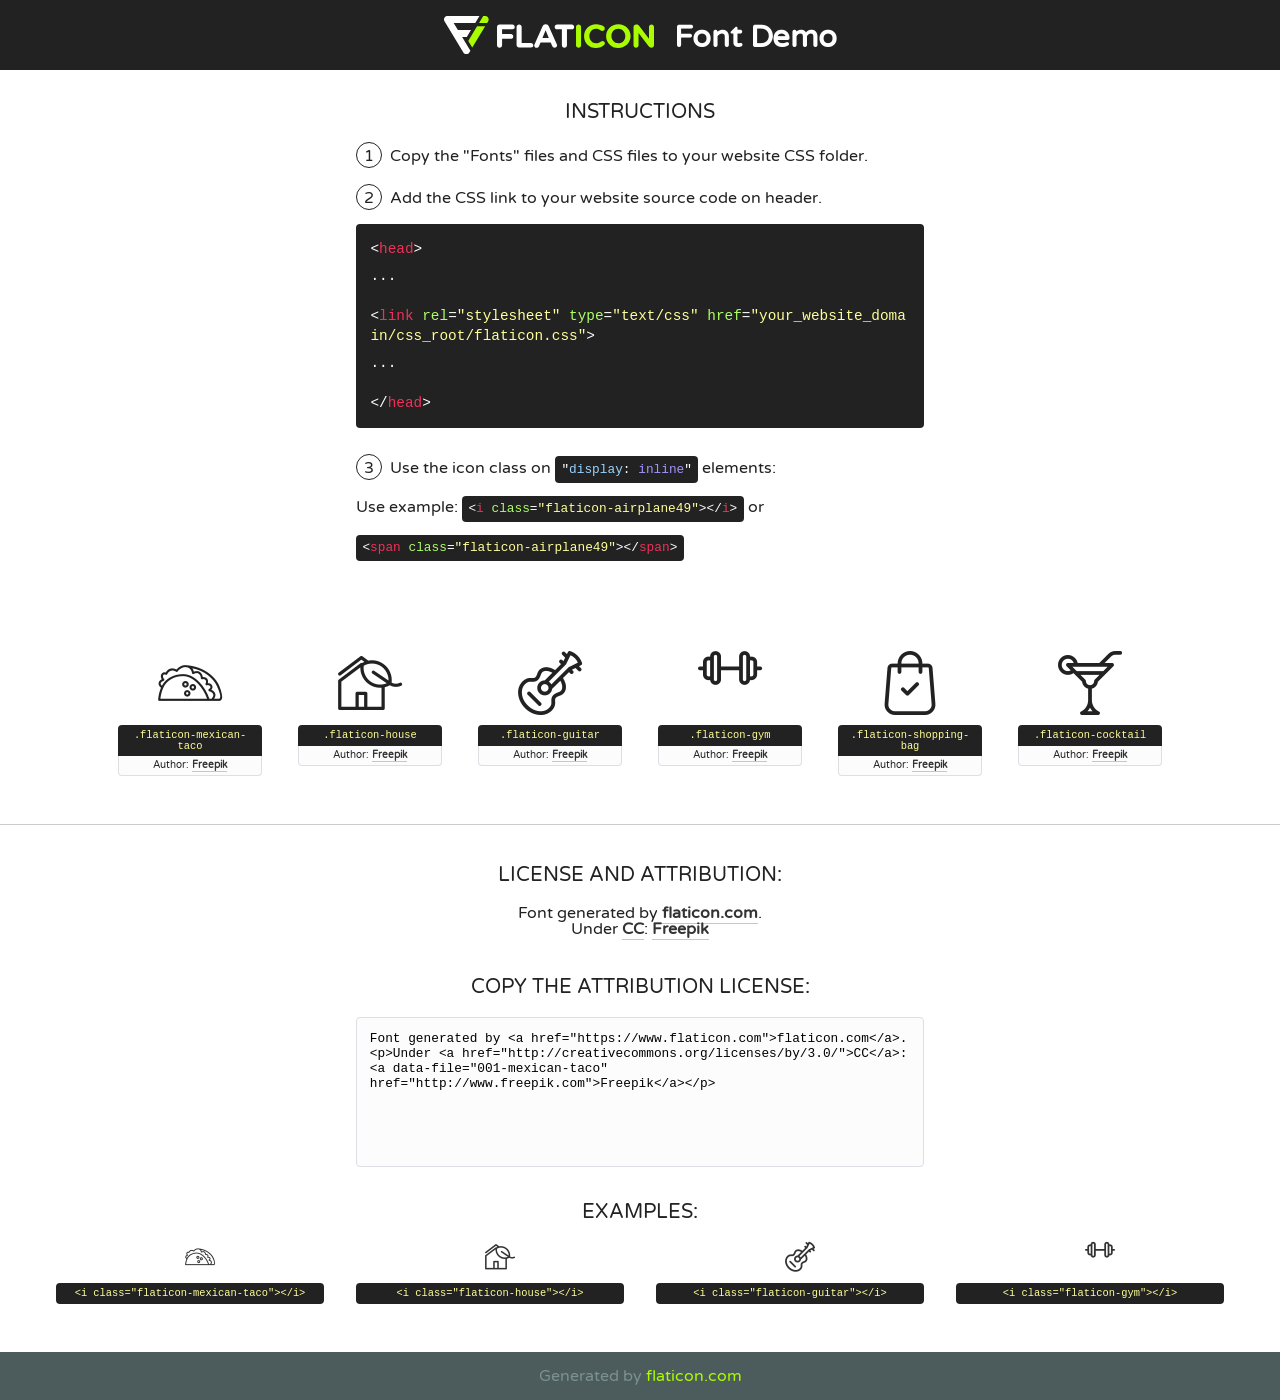
<file: fonts/flaticon/font/flaticon.html>
<!DOCTYPE html>
<!--
  Flaticon icon font: Flaticon
  Creation date: 11/02/2019 11:47
-->
<html>
<!DOCTYPE html>
<html>

<head>
    <title>Flaticon WebFont</title>
    <link href="http://fonts.googleapis.com/css?family=Varela+Round" rel="stylesheet" type="text/css" />
    <link rel="stylesheet" type="text/css" href="flaticon.css">
    <meta charset="UTF-8">
    <style>
    html, body, div, span, applet, object, iframe,
    h1, h2, h3, h4, h5, h6, p, blockquote, pre,
    a, abbr, acronym, address, big, cite, code,
    del, dfn, em, img, ins, kbd, q, s, samp,
    small, strike, strong, sub, sup, tt, var,
    b, u, i, center,
    dl, dt, dd, ol, ul, li,
    fieldset, form, label, legend,
    table, caption, tbody, tfoot, thead, tr, th, td,
    article, aside, canvas, details, embed, 
    figure, figcaption, footer, header, hgroup, 
    menu, nav, output, ruby, section, summary,
    time, mark, audio, video {
        margin: 0;
        padding: 0;
        border: 0;
        font-size: 100%;
        font: inherit;
        vertical-align: baseline;
    }
    /* HTML5 display-role reset for older browsers */
    article, aside, details, figcaption, figure, 
    footer, header, hgroup, menu, nav, section {
        display: block;
    }
    body {
        line-height: 1;
    }
    ol, ul {
        list-style: none;
    }
    blockquote, q {
        quotes: none;
    }
    blockquote:before, blockquote:after,
    q:before, q:after {
        content: '';
        content: none;
    }
    table {
        border-collapse: collapse;
        border-spacing: 0;
    }
    body {
        font-family: 'Varela Round', Helvetica, Arial, sans-serif;
        font-size: 16px;
        color: #222;
    }
    a {
        color: #333;
        border-bottom: 1px solid #a9fd00;
        font-weight: bold;
        text-decoration: none;
    }
    * {
        -moz-box-sizing: border-box;
        -webkit-box-sizing: border-box;
        box-sizing: border-box;
        margin: 0;
        padding: 0;
    }
    [class^="flaticon-"]:before, [class*=" flaticon-"]:before, [class^="flaticon-"]:after, [class*=" flaticon-"]:after {
        font-family: Flaticon;
        font-size: 30px;
        font-style: normal;
        margin-left: 20px;
        color: #333;
    }
    .wrapper {
        max-width: 600px;
        margin: auto;
        padding: 0 1em;
    }
    .title {
        font-size: 1.25em;
        text-align: center;
        margin-bottom: 1em;
        text-transform: uppercase;
    }
    header {
        text-align: center;
        background-color: #222;
        color: #fff;
        padding: 1em;
    }
    header .logo {
        width: 210px;
        height: 38px;
        display: inline-block;
        vertical-align: middle;
        margin-right: 1em;
        border: none;
    }
    header strong {
        font-size: 1.95em;
        font-weight: bold;
        vertical-align: middle;
        margin-top: 5px;
        display: inline-block;
    }
    .demo {
        margin: 2em auto;
        line-height: 1.25em;
    }
    .demo ul li {
        margin-bottom: 1em;
    }
    .demo ul li .num {
        color: #222;
        border-radius: 20px;
        display: inline-block;
        width: 26px;
        padding: 3px;
        height: 26px;
        text-align: center;
        margin-right: 0.5em;
        border: 1px solid #222;
    }
    .demo ul li code {
        background-color: #222;
        border-radius: 4px;
        padding: 0.25em 0.5em;
        display: inline-block;
        color: #fff;
        font-family: Consolas,Monaco,Lucida Console,Liberation Mono,DejaVu Sans Mono,Bitstream Vera Sans Mono,Courier New, monospace;
        font-weight: lighter;
        margin-top: 1em;
        font-size: 0.8em;
        word-break: break-all;
    }
    .demo ul li code.big {
        padding: 1em;
        font-size: 0.9em;
    }
    .demo ul li code .red {
        color: #EF3159;
    }
    .demo ul li code .green {
        color: #ACFF65;
    }
    .demo ul li code .yellow {
        color: #FFFF99;
    }
    .demo ul li code .blue {
        color: #99D3FF;
    }
    .demo ul li code .purple {
        color: #A295FF;
    }
    .demo ul li code .dots {
        margin-top: 0.5em;
        display: block;
    }
    #glyphs {
        border-bottom: 1px solid #ccc;
        padding: 2em 0;
        text-align: center;
    }
    .glyph {
        display: inline-block;
        width: 9em;
        margin: 1em;
        text-align: center;
        vertical-align: top;
        background: #FFF;
    }
    .glyph .glyph-icon {
        padding: 10px;
        display: block;
        font-family:"Flaticon";
        font-size: 64px;
        line-height: 1;
    }
    .glyph .glyph-icon:before {
        font-size: 64px;
        color: #222;
        margin-left: 0;
    }
    .class-name {
        font-size: 0.65em;
        background-color: #222;
        color: #fff;
        border-radius: 4px 4px 0 0;
        padding: 0.5em;
        color: #FFFF99;
        font-family: Consolas,Monaco,Lucida Console,Liberation Mono,DejaVu Sans Mono,Bitstream Vera Sans Mono,Courier New, monospace;
    }
    .author-name {
        font-size: 0.6em;
        background-color: #fcfcfd;
        border: 1px solid #DEDEE4;
        border-top: 0;
        border-radius: 0 0 4px 4px;
        padding: 0.5em;
    }
    .class-name:last-child {
        font-size: 10px;
        color:#888;
    }
    .class-name:last-child a {
        font-size: 10px;
        color:#555;
    }
    .class-name:last-child a:hover {
        color:#a9fd00;
    }
    .glyph > input {
        display: block;
        width: 100px;
        margin: 5px auto;
        text-align: center;
        font-size: 12px;
        cursor: text;
    }
    .glyph > input.icon-input {
        font-family:"Flaticon";
        font-size: 16px;
        margin-bottom: 10px;
    }
    .attribution .title {
        margin-top: 2em;
    }
    .attribution textarea {
        background-color: #fcfcfd;
        padding: 1em;
        border: none;
        box-shadow: none;
        border: 1px solid #DEDEE4;
        border-radius: 4px;
        resize: none;
        width: 100%;
        height: 150px;
        font-size: 0.8em;
        font-family: Consolas,Monaco,Lucida Console,Liberation Mono,DejaVu Sans Mono,Bitstream Vera Sans Mono,Courier New, monospace;
        -webkit-appearance: none;
    }
    .iconsuse {
        margin: 2em auto;
        text-align: center;
        max-width: 1200px;
    }
    .iconsuse:after {
        content: '';
        display: table;
        clear: both;
    }
    .iconsuse .image {
        float: left;
        width: 25%;
        padding: 0 1em;
    }
    .iconsuse .image p {
        margin-bottom: 1em;
    }
    .iconsuse .image span {
        display: block;
        font-size: 0.65em;
        background-color: #222;
        color: #fff;
        border-radius: 4px;
        padding: 0.5em;
        color: #FFFF99;
        margin-top: 1em;
        font-family: Consolas,Monaco,Lucida Console,Liberation Mono,DejaVu Sans Mono,Bitstream Vera Sans Mono,Courier New, monospace;
    }
    #footer {
        text-align: center;
        background-color: #4C5B5C;
        color: #7c9192;
        padding: 1em;
    }
    #footer a {
        border: none;
        color: #a9fd00;
        font-weight: normal;
    }
    @media (max-width: 960px) {
        .iconsuse .image {
            width: 50%;
        }
    }
    @media (max-width: 560px) {
        .iconsuse .image {
            width: 100%;
        }
    }
    </style>
</head>

<body class="characters-off">

    <header>
        <a href="https://www.flaticon.com" target="_blank" class="logo">
            <svg version="1.1" xmlns="http://www.w3.org/2000/svg" xmlns:xlink="http://www.w3.org/1999/xlink" xmlns:a="http://ns.adobe.com/AdobeSVGViewerExtensions/3.0/" viewBox="0 0 560.875 102.036" enable-background="new 0 0 560.875 102.036" xml:space="preserve">
                <defs>
                </defs>
                <g>
                    <g class="letters">
                        <path fill="#ffffff" d="M141.596,29.675c0-3.777,2.985-6.767,6.764-6.767h34.438c3.426,0,6.15,2.728,6.15,6.15
                        c0,3.43-2.724,6.149-6.15,6.149h-27.674v13.091h23.719c3.429,0,6.151,2.724,6.151,6.15c0,3.43-2.723,6.149-6.151,6.149h-23.719
                        v17.574c0,3.773-2.986,6.761-6.764,6.761c-3.779,0-6.764-2.989-6.764-6.761V29.675z"></path>
                        <path fill="#ffffff" d="M193.844,29.149c0-3.781,2.985-6.767,6.764-6.767c3.776,0,6.763,2.985,6.763,6.767v42.957h25.039
                        c3.426,0,6.149,2.726,6.149,6.153c0,3.425-2.723,6.15-6.149,6.15h-31.802c-3.779,0-6.764-2.986-6.764-6.768V29.149z"></path>
                        <path fill="#ffffff" d="M241.891,75.71l21.438-48.407c1.492-3.341,4.215-5.357,7.906-5.357h0.792
                        c3.686,0,6.323,2.017,7.815,5.357l21.439,48.407c0.436,0.967,0.701,1.845,0.701,2.723c0,3.602-2.809,6.501-6.414,6.501
                        c-3.161,0-5.269-1.845-6.499-4.655l-4.132-9.661h-27.059l-4.301,10.102c-1.144,2.631-3.426,4.214-6.237,4.214
                        c-3.517,0-6.24-2.81-6.24-6.325C241.1,77.64,241.451,76.677,241.891,75.71z M279.932,58.666l-8.521-20.297l-8.526,20.297H279.932
                        z"></path>
                        <path fill="#ffffff" d="M314.864,35.387H301.86c-3.429,0-6.239-2.813-6.239-6.238c0-3.429,2.811-6.24,6.239-6.24h39.533
                        c3.426,0,6.237,2.811,6.237,6.24c0,3.425-2.811,6.238-6.237,6.238h-13.001v42.785c0,3.773-2.99,6.761-6.764,6.761
                        c-3.779,0-6.764-2.989-6.764-6.761V35.387z"></path>
                        <path fill="#A9FD00" d="M352.615,29.149c0-3.781,2.985-6.767,6.767-6.767c3.774,0,6.761,2.985,6.761,6.767v49.024
                        c0,3.773-2.987,6.761-6.761,6.761c-3.781,0-6.767-2.989-6.767-6.761V29.149z"></path>
                        <path fill="#A9FD00" d="M374.132,53.836v-0.179c0-17.481,13.178-31.801,32.065-31.801c9.22,0,15.459,2.458,20.557,6.238
                        c1.402,1.054,2.637,2.985,2.637,5.357c0,3.692-2.985,6.59-6.681,6.59c-1.845,0-3.071-0.702-4.044-1.319
                        c-3.776-2.813-7.729-4.393-12.562-4.393c-10.364,0-17.831,8.611-17.831,19.154v0.173c0,10.542,7.291,19.329,17.831,19.329
                        c5.715,0,9.492-1.756,13.359-4.834c1.049-0.874,2.458-1.491,4.039-1.491c3.429,0,6.325,2.813,6.325,6.236
                        c0,2.106-1.056,3.78-2.282,4.834c-5.539,4.834-12.036,7.733-21.878,7.733C387.572,85.464,374.132,71.493,374.132,53.836z"></path>
                        <path fill="#A9FD00" d="M433.009,53.836v-0.179c0-17.481,13.79-31.801,32.766-31.801c18.981,0,32.592,14.143,32.592,31.628v0.173
                        c0,17.483-13.785,31.807-32.769,31.807C446.625,85.464,433.009,71.32,433.009,53.836z M484.224,53.836v-0.179
                        c0-10.539-7.725-19.326-18.626-19.326c-10.893,0-18.449,8.611-18.449,19.154v0.173c0,10.542,7.73,19.329,18.626,19.329
                        C476.676,72.986,484.224,64.378,484.224,53.836z"></path>
                        <path fill="#A9FD00" d="M506.233,29.321c0-3.774,2.99-6.763,6.767-6.763h1.401c3.252,0,5.183,1.583,7.029,3.953l26.093,34.265
                        V29.059c0-3.692,2.99-6.677,6.681-6.677c3.683,0,6.671,2.985,6.671,6.677v48.934c0,3.78-2.987,6.765-6.764,6.765h-0.436
                        c-3.257,0-5.188-1.581-7.034-3.953l-27.056-35.492v32.944c0,3.687-2.985,6.676-6.678,6.676c-3.683,0-6.673-2.989-6.673-6.676
                        V29.321z"></path>
                    </g>
                    <g class="insignia">
                        <path fill="#ffffff" d="M48.372,56.137h12.517l11.156-18.537H37.186L25.688,18.539h57.825L94.668,0H9.271
                        C5.925,0,2.842,1.801,1.198,4.716c-1.644,2.907-1.593,6.482,0.134,9.343l50.38,83.501c1.678,2.781,4.689,4.476,7.938,4.476
                        c3.246,0,6.257-1.695,7.935-4.476l2.898-4.804L48.372,56.137z"></path>
                        <g class="i">
                            <path fill="#A9FD00" d="M93.575,18.539h0.031v0.004l21.652,0.004l2.705-4.488c1.727-2.861,1.778-6.436,0.133-9.343
                            C116.454,1.801,113.371,0,110.026,0h-5.294L93.575,18.539z"></path>
                            <polygon fill="#A9FD00" points="88.291,27.356 64.725,66.486 75.519,84.404 109.942,27.356"></polygon>
                        </g>
                    </g>
                </g>
            </svg>
        </a>
        <strong>Font Demo</strong>
    </header>


    <section class="demo wrapper">

        <p class="title">Instructions</p>

        <ul>
            <li>
                <span class="num">1</span>Copy the "Fonts" files and CSS files to your website CSS folder.
            </li>
            <li>
                <span class="num">2</span>Add the CSS link to your website source code on header.
                <code class="big">
                    &lt;<span class="red">head</span>&gt;
                    <br/><span class="dots">...</span>
                    <br/>&lt;<span class="red">link</span> <span class="green">rel</span>=<span class="yellow">"stylesheet"</span> <span class="green">type</span>=<span class="yellow">"text/css"</span> <span class="green">href</span>=<span class="yellow">"your_website_domain/css_root/flaticon.css"</span>&gt;
                    <br/><span class="dots">...</span>
                    <br/>&lt;/<span class="red">head</span>&gt;
                </code>
            </li>

            <li>
                <p>
                    <span class="num">3</span>Use the icon class on <code>"<span class="blue">display</span>:<span class="purple"> inline</span>"</code> elements:
                    <br />
                    Use example: <code>&lt;<span class="red">i</span> <span class="green">class</span>=<span class="yellow">&quot;flaticon-airplane49&quot;</span>&gt;&lt;/<span class="red">i</span>&gt;</code> or <code>&lt;<span class="red">span</span> <span class="green">class</span>=<span class="yellow">&quot;flaticon-airplane49&quot;</span>&gt;&lt;/<span class="red">span</span>&gt;</code>
            </li>
        </ul>

    </section>




   <section id="glyphs">          
    
      
        <div class="glyph"><div class="glyph-icon flaticon-mexican-taco"></div>
            <div class="class-name">.flaticon-mexican-taco</div>
            <div class="author-name">Author: <a data-file="001-mexican-taco" href="http://www.freepik.com">Freepik</a> </div> 
        </div>        
        
        <div class="glyph"><div class="glyph-icon flaticon-house"></div>
            <div class="class-name">.flaticon-house</div>
            <div class="author-name">Author: <a data-file="002-house" href="http://www.freepik.com">Freepik</a> </div> 
        </div>        
        
        <div class="glyph"><div class="glyph-icon flaticon-guitar"></div>
            <div class="class-name">.flaticon-guitar</div>
            <div class="author-name">Author: <a data-file="003-guitar" href="http://www.freepik.com">Freepik</a> </div> 
        </div>        
        
        <div class="glyph"><div class="glyph-icon flaticon-gym"></div>
            <div class="class-name">.flaticon-gym</div>
            <div class="author-name">Author: <a data-file="004-gym" href="http://www.freepik.com">Freepik</a> </div> 
        </div>        
        
        <div class="glyph"><div class="glyph-icon flaticon-shopping-bag"></div>
            <div class="class-name">.flaticon-shopping-bag</div>
            <div class="author-name">Author: <a data-file="005-shopping-bag" href="http://www.freepik.com">Freepik</a> </div> 
        </div>        
        
        <div class="glyph"><div class="glyph-icon flaticon-cocktail"></div>
            <div class="class-name">.flaticon-cocktail</div>
            <div class="author-name">Author: <a data-file="006-cocktail" href="http://www.freepik.com">Freepik</a> </div> 
        </div>        
        

    </section>



    <section class="attribution wrapper"   style="text-align:center;">

      <div class="title">License and attribution:</div><div class="attrDiv">Font generated by <a href="https://www.flaticon.com">flaticon.com</a>. <div><p>Under <a href="http://creativecommons.org/licenses/by/3.0/">CC</a>: <a data-file="001-mexican-taco" href="http://www.freepik.com">Freepik</a></p>  </div>
      </div>
      <div class="title">Copy the Attribution License:</div>

    <textarea onclick="this.focus();this.select();">Font generated by &lt;a href=&quot;https://www.flaticon.com&quot;&gt;flaticon.com&lt;/a&gt;. <p>Under <a href="http://creativecommons.org/licenses/by/3.0/">CC</a>: <a data-file="001-mexican-taco" href="http://www.freepik.com">Freepik</a></p>  
     </textarea>

    </section>

    <section class="iconsuse">

          <div class="title">Examples:</div>            
             
            <div class="image">
                <p>
                    <i class="glyph-icon flaticon-mexican-taco"></i> 
                    <span>&lt;i class=&quot;flaticon-mexican-taco&quot;&gt;&lt;/i&gt;</span>
                </p>
            </div>
            
            <div class="image">
                <p>
                    <i class="glyph-icon flaticon-house"></i> 
                    <span>&lt;i class=&quot;flaticon-house&quot;&gt;&lt;/i&gt;</span>
                </p>
            </div>
            
            <div class="image">
                <p>
                    <i class="glyph-icon flaticon-guitar"></i> 
                    <span>&lt;i class=&quot;flaticon-guitar&quot;&gt;&lt;/i&gt;</span>
                </p>
            </div>
            
            <div class="image">
                <p>
                    <i class="glyph-icon flaticon-gym"></i> 
                    <span>&lt;i class=&quot;flaticon-gym&quot;&gt;&lt;/i&gt;</span>
                </p>
            </div>
                       
        </div>
                            
    </section>

<div id="footer">
    <div>Generated by <a href="https://www.flaticon.com">flaticon.com</a>
    </div>
</div>



</body>
</html>
</file>
<file: css/styles.css>
/* =============================================================================
   System MSK — основные стили (BEM)
   ----------------------------------------------------------------------------
   Структура файла:
     1.  Переменные и сброс
     2.  Базовая типографика и утилиты
     3.  Сетка (.l-grid)
     4.  Кнопка (.button)
     5.  Шапка / навигация (.header)
     6.  Мобильное меню (.mobile-menu)
     7.  Hero-секция (.hero)
     8.  Секция «О компании» (.about)
     9.  Карусель товаров (.products + .carousel + .product-card)
    10.  Преимущества (.features) и аккордеон (.accordion)
    11.  Партнёры и клиенты (.partners, .clients, .logo-card)
    12.  Контакты и форма (.contact, .form)
    13.  Анимация появления (.reveal)
    14.  Адаптив
   ========================================================================== */
/* opt ----------------------------------------------------- */
@font-face {
  font-family: 'Bebas Neue';
  font-style: normal;
  font-weight: 400;
  font-display: swap;
  src: url('../fonts/bebas-neue-v16-latin-regular.woff2') format('woff2'); 
}

@font-face {
  font-family: 'Nunito';
  font-style: normal;
  font-weight: 400;
  font-display: swap;
  src: url('../fonts/nunito-v32-cyrillic-ext_latin-regular.woff2') format('woff2');
}

@media (max-width: 480px) {
  #captcha-container {
    transform: scale(0.85);
    transform-origin: top left;
  }
}
@media (max-width: 480px) {
  .form__submit {
    width: 90%;      /* если раньше было 100% */
  }
}



/* 0. HoneyPOT ----------------------------------------------------- */

.form__label--hp {
  position: absolute;
  left: -9999px;
  top: -9999px;
  width: 1px;
  height: 1px;
  overflow: hidden;
  opacity: 0;
  pointer-events: none;
}

/* 0.1. Куки ----------------------------------------------------- */

.cookie-banner {
  position: fixed;
  right: 24px;
  bottom: 24px;
  z-index: 1000;
  max-width: 380px;
  width: calc(100% - 48px);
  display: none;
}

.cookie-banner--visible {
  display: block;
  animation: cookie-banner-in .35s ease both;
}

.cookie-banner__inner {
  background: #fff;
  border-radius: 16px;
  padding: 24px;
  box-shadow: 0 16px 40px rgba(15, 23, 42, .16);
}

.cookie-banner__title {
  margin: 0 0 8px;
  font-size: 20px;
  font-weight: 700;
}

.cookie-banner__text {
  margin: 0 0 20px;
  font-size: 14px;
  line-height: 1.5;
  color: #6b7280;
}

.cookie-banner__accept {
  width: 100%;
  justify-content: center;
}

.cookie-banner__hint {
  margin: 12px 0 0;
  font-size: 12px;
  line-height: 1.4;
  color: #9aa1b1;
}

@keyframes cookie-banner-in {
  from { opacity: 0; transform: translateY(12px); }
  to   { opacity: 1; transform: translateY(0); }
}

@media (max-width: 480px) {
  .cookie-banner {
    left: 12px;
    right: 12px;
    bottom: 12px;
    width: auto;
    max-width: none;
  }

  .cookie-banner__inner {
    padding: 14px 16px;
    border-radius: 12px;
  }

  .cookie-banner__title {
    font-size: 14px;
    margin: 0 0 4px;
  }

  .cookie-banner__text {
    font-size: 11px;
    line-height: 1.35;
    margin: 0 0 12px;
  }

  .cookie-banner__accept {
    padding: 8px 16px;
    font-size: 13px;
    min-height: auto;
  }

  .cookie-banner__hint {
    font-size: 10px;
    line-height: 1.3;
    margin: 8px 0 0;
  }
}

/* 02.10 ----------------------------------------------------- */
.form__submit:disabled { opacity: .5; cursor: not-allowed; }
.form__hint { margin: 8px 0 0; font-size: 14px; line-height: 1.4; color: #6b7280; }



/* 1. Переменные и сброс ----------------------------------------------------- */
:root {
  --color-primary: #4285f4;
  --color-primary-dark: #2563eb;
  --color-text: #212529;
  --color-muted: #6c757d;
  --color-bg: #ffffff;
  --color-border: #e6e6e6;
  --color-surface: rgba(255, 255, 255, 0.18);
  --color-surface-strong: rgba(255, 255, 255, 0.4);
  --color-overlay: rgba(0, 0, 0, 0.6);
  --color-dashed: rgba(11, 12, 14, 0.5);

  --header-height: 96px;

  --radius-sm: 8px;
  --radius-md: 16px;
  --radius-lg: 30px;

  --shadow-card: 0 4px 30px rgba(0, 0, 0, 0.1);
  --shadow-floating: 0 8px 24px rgba(0, 0, 0, 0.2);

  --font-base: "Nunito", -apple-system, BlinkMacSystemFont, "Segoe UI", Roboto,
    "Helvetica Neue", Arial, sans-serif;
  --font-display: "Bebas Neue", "Nunito", sans-serif;

  --container-width: 1280px;
  --container-padding: 24px;

  --transition-fast: 0.2s ease;
  --transition-base: 0.3s ease;
  --transition-slow: 0.5s ease-in-out;
}

*,
*::before,
*::after {
  box-sizing: border-box;
}

html {
  overflow-x: hidden;
  scroll-behavior: smooth;
}

html.page--catalog,
html.page--category {
  overflow-x: clip;
}

body {
  margin: 0;
  font-family: var(--font-base);
  font-size: 1rem;
  line-height: 1.7;
  color: var(--color-text);
  background: var(--color-bg);
  overflow-x: hidden;
}

/* Только для новых страниц (каталог/категории) — чинит "два скрола" и
   не ломает position: sticky у .cat-nav. clip не создаёт скролл-контейнер
   в отличие от hidden, фолбэк visible для очень старых браузеров. */
body.page--catalog,
body.page--category {
  overflow-x: visible;
  overflow-x: clip;
}

img,
svg,
video,
iframe {
  max-width: 100%;
  display: block;
}

button {
  font-family: inherit;
  cursor: pointer;
}

a {
  color: var(--color-primary);
  text-decoration: none;
  transition: color var(--transition-base);
}

a:hover {
  color: var(--color-primary-dark);
}

::selection {
  background: #000;
  color: #fff;
}


/* 2. Базовая типографика и утилиты ----------------------------------------- */
h1,
h2,
h3,
h4,
h5,
h6 {
  font-family: var(--font-base);
  margin: 0 0 0.6em;
  color: #000;
  line-height: 1.25;
}

p {
  margin: 0 0 1rem;
}

ul {
  margin: 0;
  padding: 0;
  list-style: none;
}

.is-hidden {
  display: none !important;
}

.visually-hidden {
  position: absolute !important;
  clip: rect(1px, 1px, 1px, 1px);
  width: 1px;
  height: 1px;
  overflow: hidden;
}


/* 3. Сетка (.l-grid) ------------------------------------------------------- */
.l-container {
  width: 100%;
  max-width: var(--container-width);
  margin: 0 auto;
  padding-left: var(--container-padding);
  padding-right: var(--container-padding);
}

.l-section {
  padding: 4em 0;
}


/* 4. Кнопка (.button) ------------------------------------------------------ */
.button {
  display: inline-flex;
  align-items: center;
  justify-content: center;
  gap: 8px;
  padding: 12px 32px;
  font-family: inherit;
  font-size: 1rem;
  font-weight: 600;
  line-height: 1.2;
  border: 2px solid transparent;
  border-radius: var(--radius-lg);
  background: transparent;
  color: inherit;
  text-decoration: none;
  cursor: pointer;
  transition: transform var(--transition-base),
    background var(--transition-base), color var(--transition-base),
    box-shadow var(--transition-base);
}

.button:focus {
  outline: none;
}

.button--primary {
  background: var(--color-primary);
  border-color: var(--color-primary);
  color: #fff;
  box-shadow: 0 4px 20px -5px rgba(66, 133, 244, 0.4);
}

.button--primary:hover {
  transform: translateY(-2px);
  background: var(--color-primary);
  color: #fff;
  box-shadow: 0 5px 30px -5px rgba(66, 133, 244, 0.7);
}


/* 5. Шапка / навигация (.header) ------------------------------------------- */
.header {
  position: fixed;
  top: 0;
  left: 0;
  width: 100%;
  z-index: 1000;
  background: #fff;
  transform: translateY(0);
  opacity: 1;
  transition: transform 0.4s cubic-bezier(0.33, 0.85, 0.56, 1.2),
    opacity var(--transition-base),
    padding var(--transition-base);
  will-change: transform, opacity;
  padding: 16px 0;
}

.header--shrink {
  padding: 8px 0;
  box-shadow: 0 4px 20px -10px rgba(0, 0, 0, 0.2);
}

.header--hidden {
  transform: translateY(-100%);
  opacity: 0;
  pointer-events: none;
}

.header__inner {
  display: flex;
  align-items: center;
  justify-content: space-between;
  gap: 24px;
}

.header__logo {
  margin: 0;
  font-size: 0;
  line-height: 0;
}

.header__logo-link {
  display: inline-block;
  padding: 8px;
}

.header__logo-image {
  height: 70px;
  width: auto;
}

.header__nav {
  display: flex;
  flex-grow: 1;
  justify-content: flex-end;
}

.header__list {
  display: flex;
  align-items: center;
  gap: 4px;
  margin: 0;
}

.header__item {
  position: relative;
}

.header__link {
  display: inline-block;
  padding: 12px 18px;
  color: #000;
  font-weight: 550;
  text-decoration: none;
}

.header__link:hover,
.header__link--active {
  color: var(--color-primary);
}

.header__item--has-children > .header__link {
  padding-right: 28px;
}

.header__item--has-children > .header__link::after {
  position: absolute;
  right: 8px;
  top: 50%;
  transform: translateY(-50%);
  content: "\e313";
  font-family: "icomoon";
  font-size: 14px;
  pointer-events: none;
}

.header__dropdown {
  position: absolute;
  top: 100%;
  left: 0;
  min-width: 240px;
  margin: 0;
  padding: 8px 0;
  background: #fff;
  border-radius: var(--radius-sm);
  box-shadow: 0 10px 30px rgba(0, 0, 0, 0.1);
  visibility: hidden;
  opacity: 0;
  transform: translateY(8px);
  transition: opacity var(--transition-fast), transform var(--transition-fast),
    visibility var(--transition-fast);
  z-index: 5;
}

.header__item--has-children:hover > .header__dropdown,
.header__item--has-children:focus-within > .header__dropdown {
  visibility: visible;
  opacity: 1;
  transform: translateY(0);
}

.header__dropdown-link {
  display: block;
  padding: 10px 20px;
  color: #343a40;
  text-decoration: none;
}

.header__dropdown-link:hover {
  background: #f4f5f9;
  color: var(--color-primary);
}

.header__burger {
  display: none;
  align-items: center;
  justify-content: center;
  width: 44px;
  height: 44px;
  background: transparent;
  border: none;
  color: #000;
  font-size: 28px;
  cursor: pointer;
}


/* 6. Мобильное меню (.mobile-menu) ----------------------------------------- */
.mobile-menu {
  position: fixed;
  top: 0;
  right: 0;
  width: 320px;
  max-width: 100vw;
  height: 100vh;
  background: #fff;
  z-index: 2200;
  transform: translateX(100%);
  transition: transform 0.4s ease;
  display: flex;
  flex-direction: column;
  overflow: hidden;
  box-shadow: -10px 0 30px rgba(0, 0, 0, 0.1);
}

.mobile-menu--open {
  transform: translateX(0);
}

.mobile-menu__header {
  display: flex;
  justify-content: flex-end;
  padding: 16px 20px;
}

.mobile-menu__close {
  background: none;
  border: none;
  font-size: 28px;
  cursor: pointer;
  color: #000;
  padding: 8px;
}

.mobile-menu__close:hover {
  color: var(--color-primary);
}

.mobile-menu__body {
  flex: 1;
  overflow-y: auto;
  padding: 0 20px 80px;
}

.mobile-menu__list {
  margin: 0;
  padding: 0;
}

.mobile-menu__item {
  position: relative;
  display: block;
  border-bottom: 1px solid #f3f3f4;
}

.mobile-menu__link {
  display: block;
  padding: 14px 0;
  color: #212529;
  font-size: 18px;
  text-decoration: none;
}

.mobile-menu__link:hover {
  color: var(--color-primary);
}

.mobile-menu__sublist {
  display: none;
  padding-left: 16px;
  border-top: 1px solid #f3f3f4;
}

.mobile-menu__item--open > .mobile-menu__sublist {
  display: block;
}

.mobile-menu__arrow {
  position: absolute;
  top: 8px;
  right: 0;
  width: 36px;
  height: 36px;
  background: transparent;
  border: none;
  border-radius: 50%;
  cursor: pointer;
  transition: background var(--transition-base);
}

.mobile-menu__arrow::before {
  content: "\e313";
  font-family: "icomoon";
  font-size: 14px;
  position: absolute;
  top: 50%;
  left: 50%;
  transform: translate(-50%, -50%) rotate(0deg);
  transition: transform var(--transition-base);
}

.mobile-menu__item--open > .mobile-menu__arrow::before {
  transform: translate(-50%, -50%) rotate(180deg);
}

.mobile-menu__arrow:hover {
  background: #f8f9fa;
}

.mobile-menu__overlay {
  position: fixed;
  inset: 0;
  background: rgba(0, 0, 0, 0.5);
  opacity: 0;
  visibility: hidden;
  transition: opacity var(--transition-base), visibility var(--transition-base);
  z-index: 2100;
}

.mobile-menu--open ~ .mobile-menu__overlay,
.page--menu-open .mobile-menu__overlay {
  opacity: 1;
  visibility: visible;
}

.page--menu-open {
  overflow: hidden;
}


/* 7. Hero-секция (.hero) --------------------------------------------------- */
.hero {
  position: relative;
  z-index: 100;
  padding-top: var(--header-height);
  min-height: 100vh;
  display: flex;
  align-items: center;
  overflow: hidden;
}

.hero__inner {
  display: grid;
  grid-template-columns: 1fr 1fr;
  align-items: center;
  gap: 32px;
  width: 100%;
}

.hero__content {
  order: 1;
}

.hero__media {
  order: 2;
}

.hero__title {
  font-size: clamp(2rem, 4vw, 3.5rem);
  /* font-weight: 900; */
  color: #000;
  line-height: 1.2;
  margin-bottom: 24px;
  min-height: 1.2em;
  word-break: break-word;
}

.hero__cursor {
  display: inline-block;
  font-weight: 400;
  animation: hero-cursor-blink 0.8s step-end infinite;
}

@keyframes hero-cursor-blink {
  50% {
    opacity: 0;
  }
}

.hero__cta {
  display: inline-flex;
  margin-top: 8px;
}

.hero__video {
  width: 100%;
  height: auto;
  mix-blend-mode: screen;
}


/* 8. Секция «О компании» (.about) ------------------------------------------ */
.about {
  position: relative;
  display: flex;
  flex-direction: column;
  align-items: center;
  justify-content: center;
  /* Секция выше 100vh, чтобы между сферой и карточкой был отступ
     и сфера/заголовок не перекрывались плавающей карточкой. */
  min-height: calc(100vh + 250px);
  padding: 4rem 0 200px;
  text-align: center;
  /* overflow visible — чтобы плавающая карточка свисала ниже секции;
     горизонтальное переполнение атома обрезается body { overflow-x: hidden } */
  overflow: visible;
}

.about__inner {
  position: relative;
  width: 100%;
}

.about__heading {
  display: inline-block;
  position: relative;
  padding: 3em 0;
  margin-bottom: 200px;
}

.about__subtitle {
  font-size: 1.25rem;
  font-weight: 600;
  color: #333;
  margin-bottom: 0.5rem;
}

.about__title {
  font-family: var(--font-display);
  font-size: clamp(8rem, 19vw, 18rem);
  line-height: 1;
  text-transform: uppercase;
  margin: 0;
  color: #000;
  white-space: nowrap;
  position: relative;
  z-index: 0;
}

.about__atom {
  position: absolute;
  top: 60%;
  left: 50%;
  width: 250%;
  height: 250%;
  transform: translate(-50%, -40%);
  z-index: 2;
  pointer-events: none;
  overflow: visible;
}

.about__atom canvas {
  width: 100% !important;
  height: 100% !important;
  background: transparent !important;
  display: block;
  /* Не даём CSS растягивать кадр, пока WebGL обновляет drawingBuffer */
  object-fit: contain;
}

.about__card-wrapper {
  position: absolute;
  bottom: 0;
  left: 0;
  width: 100%;
  display: flex;
  justify-content: center;
  pointer-events: none;
  z-index: 3;
}

.about__card {
  pointer-events: auto;
  width: calc(100% - 32px);
  max-width: 1000px;
  padding: 60px 50px;
  background: rgba(255, 255, 255, 0.15);
  backdrop-filter: blur(20px);
  -webkit-backdrop-filter: blur(16px);
  border-radius: 20px;
  border: 1px solid rgba(128, 128, 128, 0.3);
  color: #000;
  text-align: left;
  font-size: 1.35rem;
  box-shadow: var(--shadow-floating);
  opacity: 0;
  transform: translateY(140%);
  transition: opacity 0.6s ease, transform 0.6s ease;
}

.about__card--visible {
  opacity: 1;
  transform: translateY(5%);
}

/* Выход вверх: используется, когда пользователь проскроллил выше секции */
.about__card--exit-up {
  opacity: 0;
  transform: translateY(-140%);
}

.about__card-title {
  margin: 0 0 12px;
  font-size: 2rem;
  font-weight: 700;
}

.about__card-text {
  margin: 0 0 20px;
  font-size: 1.5rem;
  line-height: 1.6;
}

.about__card-list {
  list-style: disc;
  padding-left: 1.5em;
  margin: 0;
  font-size: 1.5rem;
  line-height: 1.6;
}

.about__card-list li {
  margin-bottom: 8px;
}

.about__card-link {
  color: var(--color-primary);
  text-decoration: none;
  border-bottom: 1px dashed transparent;
  transition: color var(--transition-base),
    border-color var(--transition-base);
}

.about__card-link:hover {
  color: var(--color-primary);
  border-color: var(--color-primary);
}


/* 9. Карусель товаров (.products + .carousel) ------------------------------ */
.products {
  position: relative;
  margin-top: 300px;
  padding: 80px 0 60px;
  background-image: url("../images/server-room.webp");
  background-size: cover;
  background-position: center;
  background-repeat: no-repeat;
}

.products::before {
  content: "";
  position: absolute;
  inset: 0;
  background: linear-gradient(to right, #4286f4 0%, #42e2f4 100%);
  opacity: 0.6;
  pointer-events: none;
}

.products > * {
  position: relative;
  z-index: 1;
}

.products__heading {
  text-align: center;
  padding: 0 16px;
  margin-bottom: 40px;
}

.products__title {
  font-size: clamp(1.8rem, 3vw, 2.5rem);
  font-weight: 700;
  color: #000;
  margin: 0 0 8px;
}

.products__lead {
  font-size: 1.1rem;
  color: #000;
  margin: 0;
}

.products__lead strong {
  font-weight: 700;
}

.carousel {
  position: relative;
}

.carousel__nav {
  position: absolute;
  top: 50%;
  transform: translateY(-50%);
  width: 56px;
  height: 56px;
  font-size: 28px;
  line-height: 1;
  color: #fff;
  background: rgba(255, 255, 255, 0.18);
  border: none;
  border-radius: var(--radius-md);
  backdrop-filter: blur(5.9px);
  -webkit-backdrop-filter: blur(5.9px);
  cursor: pointer;
  z-index: 10;
  transition: background var(--transition-base);
}

.carousel__nav:hover {
  background: rgba(255, 255, 255, 0.35);
}

.carousel__nav:focus,
.carousel__nav:active {
  outline: none;
}

.carousel__nav--prev {
  left: 5%;
}

.carousel__nav--next {
  right: 5%;
}

.carousel__viewport {
  overflow: hidden;
  cursor: grab;
  user-select: none;
  padding: 60px 0;
  /* Браузер сам обрабатывает вертикальный скролл страницы пальцем,
     а горизонтальные жесты доходят до Pointer Events нашей карусели.
     Без этого touch вертикально-доминантные свайпы могли бы быть
     перехвачены каруселью или, наоборот, скроллили страницу,
     даже когда мы хотим листать слайды. */
  touch-action: pan-y;
}

.carousel__viewport:active {
  cursor: grabbing;
}

.carousel__track {
  display: flex;
  transition: transform 0.5s ease-in-out;
}

.carousel__slide {
  flex: 0 0 480px;
  width: calc(100% - 10px);
  height: 680px;
  margin: 0 20px;
  position: relative;
  opacity: 0.5;
  transform: scale(0.8);
  transition: transform var(--transition-slow), opacity var(--transition-slow);
}

.carousel__slide--current {
  opacity: 1;
  transform: scale(1);
}

.product-card {
  position: absolute;
  inset: 0;
  display: block;
  overflow: hidden;
  border-radius: var(--radius-md);
  background: rgba(255, 255, 255, 0.18);
  border: 1px solid rgba(255, 255, 255, 0.31);
  box-shadow: var(--shadow-card);
  backdrop-filter: blur(5.9px);
  -webkit-backdrop-filter: blur(5.9px);
  text-decoration: none;
  color: #fff;
}

.product-card__bg {
  position: absolute;
  top: 0;
  left: 0;
  width: 100%;
  height: 98%;
  background-position: center;
  background-size: contain;
  background-repeat: no-repeat;
  filter: brightness(0.75) saturate(1.2) contrast(0.85);
  transition: transform 0.4s ease, filter 0.4s ease;
  will-change: transform;
}

.product-card:hover .product-card__bg {
  transform: scale(1.05);
  filter: none;
}

.product-card__content {
  position: absolute;
  bottom: 0;
  left: 0;
  width: 100%;
  padding: 24px;
  background: rgba(0, 0, 0, 0.3);
  color: #e1e1e1;
  z-index: 2;
}

.product-card__title {
  margin: 0 0 4px;
  font-size: 2rem;
  font-weight: 700;
  color: #fff;
}

.product-card__category {
  margin: 0;
  font-size: 0.9rem;
  text-transform: uppercase;
}


/* 10. Преимущества (.features) и аккордеон (.accordion) -------------------- */
.features {
  padding: 120px 0 80px;
}

.features__heading {
  max-width: 720px;
  margin: 0 auto 64px;
  text-align: center;
}

.features__title {
  font-size: clamp(1.8rem, 3vw, 2.5rem);
  font-weight: 700;
  margin: 0 0 16px;
  color: #000;
}

.features__lead {
  max-width: 540px;
  margin: 0 auto;
  font-size: 1.25rem;
  line-height: 1.5;
  color: var(--color-muted);
}

.features__grid {
  display: grid;
  grid-template-columns: repeat(3, minmax(0, 360px));
  justify-content: center;
  gap: 32px 32px;
}

/* Между двумя соседними рядами-сетками оставляем зазор, чтобы иконки
   второго ряда не наезжали на карточки первого (иконки выносятся
   на -40px над карточкой). */
.features__grid + .features__grid {
  margin-top: 72px;
}

.features__grid--center {
  margin-top: 72px;
  grid-template-columns: minmax(0, 360px);
}

.feature {
  position: relative;
  display: flex;
  flex-direction: column;
  height: 100%;
  min-height: 420px;
  padding: 70px 28px 36px;
  background: #f1f1f1;
  border: 1px solid #eee;
  border-radius: var(--radius-sm);
  text-align: center;
  transition: background var(--transition-base),
    box-shadow var(--transition-base), transform var(--transition-base);
}

.feature:hover {
  background: var(--color-primary);
  box-shadow: 0 4px 20px -5px rgba(66, 133, 244, 0.4);
  transform: translateY(-7px);
}

.feature__icon {
  position: absolute;
  top: -40px;
  left: 50%;
  transform: translateX(-50%);
  width: 80px;
  height: 80px;
  display: flex;
  align-items: center;
  justify-content: center;
  border-radius: 50%;
  background: var(--color-primary);
  box-shadow: 0 4px 20px -5px rgba(66, 133, 244, 0.4);
  transition: background var(--transition-base);
}

.feature:hover .feature__icon {
  background: #fff;
}

.feature__icon svg {
  width: 38px;
  height: 38px;
  fill: #fff;
  transition: fill var(--transition-base);
}

.feature:hover .feature__icon svg {
  fill: var(--color-primary);
}

.feature__body {
  margin-top: 24px;
  flex: 1;
  display: flex;
  flex-direction: column;
  justify-content: flex-start;
}

.feature__title {
  font-size: 1.125rem;
  margin: 0 0 12px;
  color: #000;
  transition: color var(--transition-base);
}

.feature:hover .feature__title {
  color: #fff;
}

.feature__text {
  margin: 0;
  font-weight: 300;
  color: var(--color-text);
  transition: color var(--transition-base);
}

.feature:hover .feature__text {
  color: rgba(255, 255, 255, 0.85);
}

.accordion {
  display: none;
  margin-top: 16px;
}

.accordion__item {
  margin-bottom: 12px;
  border-radius: var(--radius-md);
  overflow: hidden;
}

.accordion__button {
  width: 100%;
  text-align: left;
  background: var(--color-primary);
  color: #fff;
  border: none;
  padding: 18px 24px;
  font-size: 1rem;
  font-weight: 600;
  cursor: pointer;
  display: flex;
  align-items: center;
  justify-content: space-between;
  gap: 16px;
  transition: background var(--transition-base);
}

.accordion__button::after {
  content: "+";
  font-size: 1.3rem;
  font-weight: 400;
  transition: transform var(--transition-base);
}

.accordion__button--active::after {
  transform: rotate(45deg);
}

.accordion__panel {
  max-height: 0;
  overflow: hidden;
  transition: max-height 0.4s ease;
  background: #f7f9ff;
}

.accordion__body {
  padding: 18px 24px;
  color: #000;
}


/* 11. Партнёры и клиенты --------------------------------------------------- */
.partners,
.clients {
  padding: 40px 0;
}

/* Контейнеры партнёров и клиентов повторяют ширину Bootstrap 4 `.container`
   (1140px на xl) с оригинала systemamsk.ru. На очень широких экранах ниже
   действует отдельное правило, которое расширяет только `.partners` до
   1600px (как `#our-team-section .container { max-width: 1600px }`). */
.partners .l-container,
.clients .l-container {
  max-width: 1140px;
}

.partners__heading,
.clients__heading {
  max-width: 720px;
  margin: 0 auto 40px;
  text-align: center;
}

.partners__title,
.clients__title {
  font-size: clamp(1.8rem, 3vw, 2.5rem);
  font-weight: 700;
  color: #000;
  margin: 0 0 8px;
}

.partners__lead,
.clients__lead {
  margin: 0;
  font-size: 1.05rem;
  color: var(--color-muted);
}

/* Сетка партнёров и клиентов реализована на flex. Выравнивание по умолчанию
   (`flex-start`) повторяет поведение Bootstrap-сеток оригинала: неполный
   последний ряд прижимается влево, а если нужно сместить карточки к центру —
   используется пустой спейсер `.logo-card--spacer` в разметке. */
.partners__grid,
.clients__grid {
  display: flex;
  flex-wrap: wrap;
  gap: 16px;
}

/* Партнёры — 5 колонок на lg и выше. */
.partners__grid > .logo-card {
  flex: 0 0 calc((100% - 64px) / 5);
  max-width: calc((100% - 64px) / 5);
}

/* Клиенты — 4 колонки на lg и выше (визуально секция уже партнёрской). */
.clients__grid > .logo-card {
  flex: 0 0 calc((100% - 48px) / 4);
  max-width: calc((100% - 48px) / 4);
}

/* Пустая карточка-спейсер: занимает место в флекс-сетке, но не показывает
   контента. Используется, чтобы сдвинуть последние карточки клиентов
   ко второй колонке — повторяет приём оригинала
   `<div class="col-lg-3 d-none d-md-block">`. На мобильных (<768) скрывается,
   чтобы не ломать 2-колоночную сетку. */
.logo-card--spacer {
  visibility: hidden;
  pointer-events: none;
}

@media (max-width: 767.98px) {
  .logo-card--spacer {
    display: none;
  }
}

/* Кнопка «Ещё» нужна только на мобильных, где часть карточек скрыта через
   `partners__cell--hidden` / `clients__cell--hidden`. На десктопе все
   карточки видны сразу, поэтому кнопка не имеет смысла и скрывается. */
.partners__more,
.clients__more {
  display: none;
  justify-content: center;
  margin-top: 24px;
}

@media (max-width: 767.98px) {
  .partners__more,
  .clients__more {
    display: flex;
  }
}

/* Размеры карточек повторяют исходный дизайн systemamsk.ru:
   `.person { padding: 15px }` и `.bio-img { height: 120px }`. */
.logo-card {
  position: relative;
  text-align: center;
  padding: 15px;
}

/* Контейнер логотипа с фиксированной высотой — все логотипы выглядят
   одинакового размера независимо от собственных пропорций. Ширина
   тянется на всю ячейку грида, чтобы логотипы распределялись по всей
   ширине секции. */
.logo-card__media {
  position: relative;
  display: flex;
  align-items: center;
  justify-content: center;
  width: 100%;
  height: 120px;
  margin: 0 auto 16px;
  overflow: hidden;
}

.logo-card__image {
  max-width: 150px;
  max-height: 120px;
  width: auto;
  height: auto;
  object-fit: contain;
  transition: transform var(--transition-base), filter var(--transition-base);
}

/* Клиентские логотипы меньше партнёрских и обесцвечены — повторяет
   `#clients-section .bio-img img { max-width: 80%; max-height: 80px;
   filter: grayscale(100%) }` оригинала. Цветной возврат и лёгкое
   увеличение появляются на hover. */
.logo-card--client .logo-card__image {
  max-width: 120px;
  max-height: 80px;
  filter: grayscale(100%);
}

.logo-card--client:hover .logo-card__image {
  filter: grayscale(0%);
  transform: scale(1.1);
}

.logo-card:hover .logo-card__image {
  transform: scale(1.05);
}

/* Шторка с иконкой-глобусом. Изначально спрятана снизу, выезжает при
   наведении на карточку. */
.logo-card__overlay {
  position: absolute;
  inset: auto 0 0;
  display: flex;
  align-items: center;
  justify-content: center;
  height: 32px;
  background: var(--color-primary);
  color: #fff;
  font-size: 1rem;
  text-decoration: none;
  transform: translateY(100%);
  opacity: 0;
  transition: transform var(--transition-base), opacity var(--transition-base);
}

.logo-card:hover .logo-card__overlay {
  transform: translateY(0);
  opacity: 1;
}

/* Иконка-глобус всегда белая (даже при наведении на саму шторку), а на hover
   получает лёгкое свечение вместо синего затемнения. */
.logo-card__overlay .icon-globe {
  color: #fff;
  transition: text-shadow var(--transition-base);
}

.logo-card__overlay:hover .icon-globe {
  text-shadow:
    0 0 6px rgba(255, 255, 255, 0.9),
    0 0 12px rgba(255, 255, 255, 0.6);
}

.logo-card__name {
  margin: 0;
  font-size: 1rem;
  font-weight: 700;
  color: #000;
}


/* 12. Контакты и форма (.contact, .form) ----------------------------------- */
/* Секция повторяет вёрстку референса (`d:\project\maks\realese\System MSK`):
   - `.contact-page` (внешняя обёртка) → padding 20px, flex-центрирование;
   - `.contact-card` → max-width 1500px, glassmorphism;
   - порядок элементов в левой колонке: Contact → интро → КПП-блок → карта
     (последняя через `order: 2` на `.calendar-wrapper`). */
.contact {
  padding: 60px 0;
}

/* В референсе `.contact-page` не упирается в Bootstrap-контейнер: только
   `padding: 20px` от краёв страницы. Поэтому отключаем max-width у нашего
   `.l-container` внутри секции, чтобы карточка достигала оригинальных
   1500px на широких экранах. */
.contact .l-container {
  max-width: none;
  padding: 0 20px;
}

.contact__card {
  display: flex;
  flex-direction: column;
  gap: 40px;
  width: 100%;
  max-width: 1500px;
  margin: 0 auto;
  padding: 60px;
  background: rgba(255, 255, 255, 0.15);
  backdrop-filter: blur(15px);
  -webkit-backdrop-filter: blur(15px);
  border-radius: 30px;
  border: 1px solid rgba(255, 255, 255, 0.1);
  box-shadow: 0 8px 32px rgba(0, 0, 0, 0.5);
  color: #e2e8f0;
}

.contact__row {
  display: flex;
  justify-content: space-between;
  align-items: flex-start;
  gap: 40px;
}

.contact__column {
  display: flex;
  flex-direction: column;
  gap: 20px;
  flex: 1 1 0;
  min-width: 0;
}

.contact__heading {
  display: flex;
  align-items: center;
  gap: 20px;
}

.contact__title {
  font-family: var(--font-display);
  font-size: clamp(4rem, 11vw, 11rem);
  font-weight: 900;
  color: #000;
  line-height: 1;
  margin: 0;
  user-select: none;
}

.contact__logo {
  width: 80px;
  height: auto;
  margin-bottom: 4%;
}

.contact__intro {
  max-width: 500px;
  font-size: 1.3rem;
  line-height: 1.5;
  color: #000;
  margin: 0;
}


.contact__map {
  position: relative;
  width: 100%;
  max-width: 550px;
  
  margin-left: -1vh;
}

.contact__map-screen {
  position: absolute;
  top: 8%;
  left: 3%;
  width: 95%;
  height: 84%;
  overflow: hidden;
  border-radius: 16px;
  z-index: 2;
}

.contact__map-screen iframe {
  width: 100%;
  height: 100%;
  border: 0;
}

.contact__map-image {
  display: block;
  width: 100%;
  height: auto;
  position: absolute;
  top: 7px;
  left: 7px;
  z-index: 3;
  pointer-events: none;
}

.contact__map-aspect {
  width: 100%;
  /* Соотношение сторон ровно как у `images/iPad Pro 11.png`
     (1520 / 2101 ≈ 0.7235). Раньше было 60%, и картинка планшета,
     заданная как `position: absolute; width: 100%; height: auto`,
     торчала ~12% ниже контейнера и наезжала на нижний блок КПП. */
  padding-top: 75%;
}

/* КПП/ИНН/ОГРН/График работы — белая карточка с тенью.
   Стоит в HTML сразу после `.contact__map`, поэтому отдельные
   margin-ы не нужны: `gap: 20px` у `.contact__column` сам отделяет
   блок от карты сверху. */
.contact__info {
  display: grid;
  grid-template-columns: repeat(2, 1fr);
  column-gap: 40px;
  row-gap: 12px;
  width: 75%;
  padding: 20px;
  background: rgb(255, 255, 255);
  border-radius: 12px;
  box-shadow: 0 8px 24px rgba(0, 0, 0, 0.15);
}

.contact__item {
  padding-bottom: 12px;
  border-bottom: 1px dashed rgba(0, 0, 0, 1);
}

.contact__item:last-child,
.contact__item:nth-last-child(2) {
  border-bottom: 1px dashed rgba(0, 0, 0, 1);
}

.contact__label {
  display: block;
  font-size: 0.85rem;
  color: #000;
  margin-bottom: 4px;
}

.contact__value {
  font-size: 1.05rem;
  font-weight: 600;
  color: #000;
}

.contact__value a {
  color: #0b3541;
  text-decoration: none;
}

.contact__value a:hover {
  text-decoration: underline;
}

.form {
  display: flex;
  flex-direction: column;
  gap: 24px;
  flex: 0 1 600px;
}

.form__fields {
  display: flex;
  flex-direction: column;
  gap: 9px;
}

.form__label {
  display: block;
  font-weight: 700;
  font-size: 2.4rem;
  color: #000;
}

.form__input,
.form__textarea {
  width: 100%;
  padding: 12px 16px;
  border: none;
  border-bottom: 1px dashed #475569;
  background: transparent;
  color: #000;
  font-size: 1rem;
  font-family: inherit;
  resize: none;
  transition: border-color var(--transition-base),
    box-shadow var(--transition-base);
}

.form__textarea {
  min-height: 120px;
}

.form__input:focus,
.form__textarea:focus {
  outline: none;
  border-color: var(--color-primary);
  box-shadow: 0 0 0 3px rgba(59, 130, 246, 0.2);
}

.form__footer {
  display: flex;
  align-items: flex-start;
  justify-content: space-between;
  gap: 24px;
}

.form__actions {
  display: flex;
  flex-direction: column;
  gap: 12px;
}

.form__file-label {
  display: inline-block;
  padding: 6px 12px;
  font-size: 0.75rem;
  font-weight: 500;
  background-color: rgba(255, 255, 255, 0.1);
  color: #000;
  border: 1px dashed var(--color-dashed);
  border-radius: 6px;
  cursor: pointer;
  transition: background var(--transition-base),
    color var(--transition-base), border-color var(--transition-base);
  max-width: 180px;
  white-space: nowrap;
  overflow: hidden;
  text-overflow: ellipsis;
}

.form__file-label:hover {
  background: rgba(59, 130, 246, 0.1);
  border-color: var(--color-primary);
  color: var(--color-primary);
}

.form__submit {
  padding: 14px 24px;
  border-radius: 12px;
  background-color: var(--color-primary);
  color: #fff;
  font-size: 1rem;
  font-weight: 700;
  border: none;
  cursor: pointer;
  transition: background var(--transition-base);
}

.form__submit:hover {
  background-color: var(--color-primary-dark);
}

.form__contacts {
  display: flex;
  flex-direction: column;
  gap: 8px;
  text-align: right;
}


/* 13. Анимация появления (.reveal) ----------------------------------------- */
.reveal {
  opacity: 0;
  transform: translateY(60px);
  transition: opacity 0.7s ease-out, transform 0.7s ease-out;
  will-change: opacity, transform;
}

.reveal--in {
  opacity: 1;
  transform: translateY(0);
}

.reveal[data-reveal-delay="100"] {
  transition-delay: 0.1s;
}

.reveal[data-reveal-delay="200"] {
  transition-delay: 0.2s;
}

.reveal[data-reveal-delay="300"] {
  transition-delay: 0.3s;
}


/* 14. Адаптив -------------------------------------------------------------- */

/* На очень широких экранах ТОЛЬКО секция партнёров расширяется до 1600px
   (повторяет правило `#our-team-section .container { max-width: 1600px }`
   с оригинального сайта). Клиенты остаются в стандартном контейнере, поэтому
   секция «Наши клиенты» визуально уже секции «Наши партнёры». */
@media (min-width: 1600px) {
  .partners .l-container {
    max-width: 1600px;
  }
}

@media (max-width: 1399.98px) {
  .logo-card__media {
    height: 110px;
  }
}

@media (max-width: 1199.98px) {
  .logo-card__media {
    height: 100px;
  }
}

@media (max-width: 991.98px) {
  :root {
    --header-height: 80px;
  }

  .header__nav {
    display: none;
  }

  .header__burger {
    display: inline-flex;
  }

  .hero__inner {
    grid-template-columns: 1fr;
  }

  .hero__content {
    order: 2;
  }

  .hero__media {
    order: 1;
  }

  .hero__title {
    font-size: 2rem;
  }

  .hero__cta {
    justify-content: center;
    width: 100%;
  }

  .features__grid {
    grid-template-columns: repeat(2, 1fr);
  }

  .partners__grid > .logo-card,
  .clients__grid > .logo-card {
    flex-basis: calc((100% - 32px) / 3);
    max-width: calc((100% - 32px) / 3);
  }

  .logo-card__media {
    height: 90px;
  }

  .contact__row {
    flex-direction: column;
  }

  .contact__card {
    padding: 40px 24px;
  }

  .form__label {
    font-size: 1.5rem;
  }
}

/* ==========================================================================
   Мобильные адаптации (350–767px)

   Каскад идёт по нарастающей жёсткости: 767 → 549 → 449 → 375.
   В каждом следующем брейкпоинте — ТОЛЬКО то, что реально меняется
   на этой ширине относительно предыдущего. Дубликаты не повторяем.
   ========================================================================== */

/* --------------------------------------------------------------------------
   ≤ 767px — базовый мобильный «слой»: одна колонка, аккордеон вместо сетки,
   карусель на всю ширину, секция «О компании» компактнее, секция
   «Контакты» развёрнута через display:contents + order для перестановки
   блоков (форма → телефоны → карта → реквизиты).
   -------------------------------------------------------------------------- */
@media (max-width: 767.98px) {
  

  .about__title {
    font-size: clamp(6rem, 17vw, 10rem);
  }
  .about {
    margin-top: -30vh;
    padding-top: 1rem;
    min-height: 88vh;
  }
  
  .about__card--visible {
    transform: translateY(16%);
  }


  .carousel__slide {
    flex: 0 0 57vh;
    width: calc(100% - 10px);
    height: 77vh;
    margin-top: 3vh;
  }

  .logo-card__image {
    max-width: 40%;
    max-height: 100%;
  }

  .form__fields {
    width: 100%;
  }
  
  .form__footer {
    gap: 25vw;
  }

  .contact__info {
    display: grid;
    grid-template-columns: repeat(2, 1fr);
    column-gap: 40px;
    row-gap: 12px;
    width: 100%;
  }

  .l-section {
    padding: 2.5em 0;
  }

  /* --- Преимущества: десктоп-сетка скрыта, показываем аккордеон --- */
  .features {
    padding: 60px 0 20px;
  }

  .features__grid {
    display: none;
  }

  .accordion {
    display: block;
  }

  /* --- Партнёры/клиенты: 2 колонки, прячем «лишние» ячейки --- */
  .partners__grid > .logo-card,
  .clients__grid > .logo-card {
    flex-basis: calc((100% - 16px) / 2);
    max-width: calc((100% - 16px) / 2);
  }

  .partners__cell--hidden,
  .clients__cell--hidden {
    display: none;
  }

  .logo-card__media {
    height: 80px;
  }

  /* --- Каталог + карусель --- */
  .products {
    margin-top: 200px;
  }

  .products__heading {
    text-align: center;
    padding: 0 16px;
    margin-bottom: -55px;
  }

  .carousel__viewport {
    padding: 0;
  }

  .product-card__title {
    font-size: 1.6rem;
  }

  /* --- Секция «О компании» --- */
  .about {
    margin-top: -20vh;
    padding-top: 1rem;
    min-height: 70vh;
  }

  .about__title {
    font-size: clamp(5rem, 17vw, 10rem);
  }

  .about__heading {
    margin: 60px 0 40px;
  }

  .about__atom {
    top: 50%;
    width: 200%;
    height: 200%;
  }

  .about__card {
    padding: 32px 20px;
    font-size: 1rem;
  }

  .about__card-title {
    font-size: 1.6rem;
  }

  .about__card-text,
  .about__card-list {
    font-size: 1.1rem;
  }

  .about__card--visible {
    transform: translateY(15%);
  }

  /* --- Секция «Контакты» --- */
  .contact__map iframe {
    height: 300px !important;
  }

  .contact__logo {
    width: 40px;
  }

  /* Реорганизация порядка блоков. В HTML структура: левая колонка
     (CONTACT + intro + iPad + КПП) + форма (поля + footer с actions/contacts).
     По дизайну на мобильной нужен порядок:
       1) CONTACT + intro
       2) поля формы
       3) actions + contacts (одной строкой через `.form__footer`)
       4) планшет с картой
       5) КПП/ИНН/ОГРН/график
     Через `display: contents` «растворяем» `.contact__column` и `.form`,
     их потомки становятся flex-детьми `.contact__row`, а `order` уводит
     карту и реквизиты в конец. На submit формы это не влияет —
     `<form>` остаётся в DOM. */
  .contact__column,
  .form {
    display: contents;
  }

  .contact__row {
    gap: 24px;
  }

  .contact__map {
    order: 1;
  }

  .contact__info {
    grid-template-columns: 1fr;
    width: 100%;
    order: 2;
  }

  /* Контакты в footer формы: справа, мельче. */
  .form__contacts {
    text-align: right;
  }

  .form__contacts .contact__label {
    font-size: 0.7rem;
  }

  .form__contacts .contact__value,
  .form__contacts .contact__value a {
    font-size: 0.9rem;
  }

  /* Кнопки формы — компактнее, чтобы помещались рядом с контактами. */
  .form__submit {
    padding: 10px 16px;
    font-size: 0.8rem;
  }

  .form__file-label {
    max-width: 130px;
  }

  .form__actions {
    gap: 8px;
  }
}
/* --------------------------------------------------------------------------
   обработка обратной связи
   -------------------------------------------------------------------------- */
/* 10. Согласие на обработку персональных данных (форма Contact) ---------- */
.form__consent {
  margin: 8px 0 4px;
}

.form__checkbox {
  display: flex;
  align-items: flex-start;
  gap: 10px;
  cursor: pointer;
  font-size: 0.85rem;
  line-height: 1.4;
}

.form__checkbox input[type="checkbox"] {
  position: absolute;
  opacity: 0;
  width: 1px;
  height: 1px;
  pointer-events: none;
}

.form__checkbox-box {
  flex: 0 0 18px;
  width: 18px;
  height: 18px;
  margin-top: 2px;
  border: 1.5px solid rgba(0, 0, 0, 0.3);
  border-radius: 4px;
  position: relative;
  transition: background var(--transition-base), border-color var(--transition-base);
}

.form__checkbox-box::after {
  content: "";
  position: absolute;
  inset: 0;
  margin: auto;
  width: 10px;
  height: 6px;
  border-left: 2px solid #fff;
  border-bottom: 2px solid #fff;
  transform: rotate(-45deg) scale(0);
  transition: transform var(--transition-base);
}

.form__checkbox input:checked + .form__checkbox-box {
  background: #4286f4;
  border-color: #4286f4;
}

.form__checkbox input:checked + .form__checkbox-box::after {
  transform: rotate(-45deg) scale(1);
}

.form__checkbox input:focus-visible + .form__checkbox-box {
  outline: 2px solid #4286f4;
  outline-offset: 2px;
}

.form__checkbox--invalid .form__checkbox-box {
  border-color: #e4483c;
}

.form__checkbox-text a {
  color: inherit;
  text-decoration: underline;
  text-underline-offset: 2px;
}

.form__consent-error {
  margin: 6px 0 0;
  font-size: 0.8rem;
  color: #e4483c;
}





/* --------------------------------------------------------------------------
   ≤ 549px — типичные смартфоны: стрелки карусели в самый край, активный
   слайд чуть мельче, партнёры/клиенты плотнее, преимущества в 1 колонку.
   -------------------------------------------------------------------------- */
@media (max-width: 549.98px) {
  
  .about__title {
    font-size: clamp(8rem, 17vw, 10rem);
  }
  .about {
    margin-top: -30vh;
    padding-top: 1rem;
    min-height: 100vh;
  }
  
  .about__card--visible {
    transform: translateY(25%);
  }
  
  .carousel__nav--prev {
    left: 0;
  }

  .carousel__nav--next {
    right: 0;
  }

  .carousel__slide--current {
    transform: scale(0.9);
  }

  .partners__grid,
  .clients__grid {
    gap: 12px;
  }

  .partners__grid > .logo-card,
  .clients__grid > .logo-card {
    flex-basis: calc((100% - 12px) / 2);
    max-width: calc((100% - 12px) / 2);
  }

  .features__grid {
    grid-template-columns: 1fr;
  }

  .contact__value {
    margin-left: 0vh;
}

  .form__submit {
    padding: 10px 16px;
    font-size: 0.69rem;
  }

  .form__fields {
    width: 100%;
  }
}

/* --------------------------------------------------------------------------
   ≤ 449px — узкие смартфоны: карточка «О компании» плотнее, активный
   слайд карусели ещё мельче, кнопка «ОТПРАВИТЬ» уменьшается.
   -------------------------------------------------------------------------- */
@media (max-width: 449.98px) {
  .carousel__slide--current {
    transform: scale(0.75);
  }


  .about__title {
    font-size: clamp(5.7rem, 17vw, 10rem);
  }
  .about {
    margin-top: -30vh;
    padding-top: 1rem;
    min-height: 95vh;
  }
  .about__card--visible {
    transform: translateY(20%);
  }
  .about__card {
    padding: 32px 16px;
  }

  .about__card-text,
  .about__card-list {
    font-size: 0.95rem;
  }

  .logo-card__image {
    max-width: 60%;
    max-height: 100%;
  }


  .form__submit {
    font-size: 0.75rem;
  }
  .form__fields {
    width: 100%;
  }

}

/* --------------------------------------------------------------------------
   ≤ 375px — самые узкие экраны (iPhone SE и т.п.): footer формы уже не
   помещается в одну строку, складываем в колонку.
   -------------------------------------------------------------------------- */
@media (max-width: 400px) {

    .about__title {
      font-size: clamp(5.6rem, 17vw, 10rem);
    }

    .about__card--visible {
      transform: translateY(23%);
    }
    .logo-card__image {
      max-width: 70%;
      max-height: 100%;
    }

    .form__fields {
      width: 100%;
    }

  .form__footer {
    align-items: stretch;
  }

  .form__contacts {
    text-align: left;
  }

  .form__footer {
    gap: 14vw;
  }

}


@media (max-width: 360px) {

    .about {
      margin-top: -30vh;
      padding-top: 1rem;
      min-height: 108vh;
    }
    .about__title {
      font-size: clamp(5.2rem, 17vw, 10rem);
    }

    .about__card--visible {
      transform: translateY(26%);
    }

    .carousel__slide {
      flex: 0 0 55vh;
    }

    .logo-card__image {
      max-width: 75%;
      max-height: 100%;
    }

    .form__fields {
      width: 100%;
    }
    .logo-card__image {
      max-width: 70%;
      max-height: 100%;
    }

  .form__footer {
    align-items: stretch;
  }

  .form__contacts {
    text-align: left;
  }

  .form__footer {
    gap: 5vw;
  }

}

/* 15. Каталог — сетка категорий (.catalog) ---------------------------------- */
.catalog-hero {
  padding: calc(var(--header-height) + 32px) 0 28px;
  background: linear-gradient(135deg, rgba(66,134,244,.08), rgba(66,226,244,.08));
  border-bottom: 1px solid var(--color-border);
}

.catalog-hero__eyebrow {
  display: inline-flex;
  align-items: center;
  gap: 8px;
  font-size: .78rem;
  font-weight: 700;
  letter-spacing: .08em;
  text-transform: uppercase;
  color: var(--color-primary);
  margin-bottom: 10px;
}

.catalog-hero__title {
  margin: 0 0 10px;
  font-size: clamp(1.8rem, 3.5vw, 2.6rem);
  font-weight: 800;
  letter-spacing: -.015em;
  color: #000;
  line-height: 1.15;
}

.catalog-hero__lead {
  max-width: 760px;
  margin: 0;
  font-size: 1.05rem;
  line-height: 1.6;
  color: var(--color-muted);
}

.catalog {
  padding: 40px 0 64px;
}

.catalog__grid {
  display: grid;
  grid-template-columns: repeat(3, minmax(0, 1fr));
  gap: 24px;
}

.catalog-card {
  position: relative;
  display: flex;
  flex-direction: column;
  min-height: 360px;
  padding: 28px 24px 22px;
  background: #f1f1f1;
  border: 1px solid #eee;
  border-radius: var(--radius-md);
  overflow: hidden;
  transition: transform var(--transition-base), box-shadow var(--transition-base), background var(--transition-base), border-color var(--transition-base);
}

.catalog-card:hover {
  transform: translateY(-6px);
  background: #fff;
  border-color: rgba(66,134,244,.18);
  box-shadow: 0 18px 40px -18px rgba(15,23,42,.18);
}

.catalog-card__top {
  display: flex;
  align-items: flex-start;
  justify-content: space-between;
  gap: 16px;
  margin-bottom: 16px;
}

.catalog-card__icon {
  flex: 0 0 56px;
  width: 56px;
  height: 56px;
  display: flex;
  align-items: center;
  justify-content: center;
  border-radius: 14px;
  background: var(--color-primary);
  color: #fff;
  font-size: 22px;
  box-shadow: 0 8px 22px rgba(66,133,244,.35);
}

.catalog-card__badge {
  flex-shrink: 0;
  padding: 6px 10px;
  font-size: .72rem;
  font-weight: 700;
  letter-spacing: .04em;
  text-transform: uppercase;
  color: var(--color-primary);
  background: rgba(66,134,244,.10);
  border: 1px solid rgba(66,134,244,.18);
  border-radius: 999px;
  white-space: nowrap;
}

.catalog-card__title {
  margin: 0 0 10px;
  font-size: 1.22rem;
  font-weight: 800;
  line-height: 1.25;
  color: #000;
}

.catalog-card__text {
  margin: 0 0 18px;
  font-size: .95rem;
  line-height: 1.55;
  color: #4a4f5c;
  flex: 1;
}

.catalog-card__meta {
  display: flex;
  flex-wrap: wrap;
  gap: 8px;
  margin: 0 0 18px;
  padding: 0;
  list-style: none;
}

.catalog-card__meta li {
  padding: 6px 10px;
  font-size: .78rem;
  font-weight: 600;
  color: #344054;
  background: #fff;
  border: 1px solid #eef2f7;
  border-radius: 999px;
}

.catalog-card__actions {
  display: grid;
  grid-template-columns: 1fr 1fr;
  gap: 10px;
  margin-top: auto;
}

.catalog-card__btn {
  display: inline-flex;
  align-items: center;
  justify-content: center;
  gap: 8px;
  min-height: 44px;
  padding: 10px 14px;
  font-size: .92rem;
  font-weight: 700;
  line-height: 1.1;
  border-radius: 12px;
  border: 2px solid transparent;
  cursor: pointer;
  text-decoration: none;
  transition: transform var(--transition-base), background var(--transition-base), color var(--transition-base), box-shadow var(--transition-base), border-color var(--transition-base);
}

.catalog-card__btn:active { transform: translateY(1px); }

.catalog-card__btn--primary {
  background: var(--color-primary);
  border-color: var(--color-primary);
  color: #fff;
  box-shadow: 0 8px 22px -10px rgba(66,133,244,.6);
}

.catalog-card__btn--primary:hover {
  background: var(--color-primary-dark);
  border-color: var(--color-primary-dark);
  color: #fff;
  box-shadow: 0 10px 26px -10px rgba(66,133,244,.7);
}

.catalog-card__btn--ghost {
  background: #fff;
  border-color: #e6e8ee;
  color: #12151c;
}

.catalog-card__btn--ghost:hover {
  border-color: var(--color-primary);
  color: var(--color-primary);
  background: rgba(66,134,244,.06);
}

/* Чип выбранной категории на главной — вставляется над полем СООБЩЕНИЕ */
.form__category-chip {
  display: inline-flex;
  align-items: center;
  gap: 10px;
  max-width: 100%;
  padding: 10px 12px;
  margin: 0 0 12px;
  background: #eff6ff;
  border: 1px solid #bfdbfe;
  border-radius: 12px;
  color: #1e40af;
  font-size: .92rem;
  line-height: 1.3;
  animation: chip-in .28s ease both;
}

.form__category-chip strong {
  font-weight: 800;
}

.form__category-chip button {
  flex: 0 0 auto;
  width: 28px;
  height: 28px;
  display: inline-flex;
  align-items: center;
  justify-content: center;
  border: none;
  border-radius: 999px;
  background: #fff;
  color: #1e40af;
  font-size: 14px;
  cursor: pointer;
  box-shadow: 0 1px 6px rgba(0,0,0,.08);
}

.form__category-chip button:hover {
  background: #1e40af;
  color: #fff;
}

@keyframes chip-in {
  from { opacity: 0; transform: translateY(-6px); }
  to   { opacity: 1; transform: translateY(0); }
}

@media (max-width: 991.98px) {
  .catalog__grid { grid-template-columns: repeat(2, minmax(0, 1fr)); }
  .catalog__grid > .catalog-card:last-child { grid-column: auto; }
}

@media (max-width: 639.98px) {
  .catalog { padding: 28px 0 48px; }
  .catalog__grid { grid-template-columns: 1fr; }
  .catalog__grid > .catalog-card:last-child { grid-column: auto; }
  .catalog-card { min-height: auto; }
  .catalog-card__actions { grid-template-columns: 1fr; }
}

/* 16. Страница категории — серверное оборудование (.cat-*) ------------------ */
.cat-hero--servers { padding: calc(var(--header-height) + 18px) 0 28px; background: linear-gradient(135deg, rgba(66,134,244,.10), rgba(66,226,244,.08)); border-bottom: 1px solid var(--color-border); }
.cat-hero--servers .cat-crumbs { display:flex; gap:8px; flex-wrap:wrap; align-items:center; font-size:.82rem; font-weight:700; color:#64748b; margin-top: 4vh;
    margin-bottom: 10px; }
.cat-hero--servers .cat-crumbs a { color:#64748b; text-decoration:none; }
.cat-hero--servers .cat-crumbs a:hover { color:var(--color-primary); }
.cat-hero--servers .cat-crumbs span { opacity:.45; }
.cat-hero-grid { display:grid; grid-template-columns: 1.15fr .85fr; gap:32px; align-items:center; }
.cat-hero__eyebrow { display:inline-flex; align-items:center; gap:8px; font-size:.78rem; font-weight:800; letter-spacing:.08em; text-transform:uppercase; color:var(--color-primary); margin-bottom:10px; }
.cat-hero__title { margin:0 0 12px; font-size: clamp(1.9rem, 3.6vw, 2.8rem); font-weight:800; letter-spacing:-.02em; line-height:1.08; color:#000; }
.cat-hero__lead { margin:0 0 18px; max-width:640px; font-size:1.05rem; line-height:1.6; color:#4a4f5c; }
.cat-hero__meta { display:flex; flex-wrap:wrap; gap:8px; margin:0 0 20px; padding:0; list-style:none; }
.cat-hero__meta li { padding:7px 12px; font-size:.8rem; font-weight:700; color:#1e3a5f; background:#eff6ff; border:1px solid #bfdbfe; border-radius:999px; }
.cat-hero__actions { display:flex; flex-wrap:wrap; gap:12px; }
.cat-hero__actions .button { border-radius:12px; padding:13px 20px; font-weight:700; }
.cat-hero__visual { position:relative; display:flex; align-items:center; justify-content:center; min-height:320px; background:#fff; border:1px solid #eef2f7; border-radius:20px; overflow:hidden; box-shadow:0 18px 40px -18px rgba(15,23,42,.18); padding:18px; }
.cat-hero__visual img { 
    position: absolute;
    inset: 0;
    width: 100%;
    height: 100%;
    object-fit: cover;
    object-position: center;
}
.cat-hero__visual--cover { padding:0; display:block; min-height:380px; }
.cat-hero__visual--cover img { position:absolute; inset:0; width:100%; height:100%; object-fit:cover; object-position:center; }
.cat-hero__visual::after{content:"";position:absolute;inset:auto 0 0;height:44%;background:linear-gradient(to top, rgba(255,255,255,.95), transparent);pointer-events:none;}
.cat-hero__note{position:absolute;left:16px;right:16px;bottom:16px;z-index:2;display:flex;gap:10px;align-items:center;padding:10px 12px;background:rgba(255,255,255,.96);border:1px solid #eef2f7;border-radius:12px;font-size:.82rem;line-height:1.4;color:#334155;box-shadow:0 8px 22px rgba(15,23,42,.08);}
.cat-nav{position:sticky;top:var(--header-height);z-index:20;background:rgba(255,255,255,.92);backdrop-filter:blur(10px);-webkit-backdrop-filter:blur(10px);border-bottom:1px solid #eef2f7;}
.cat-nav__inner{display:flex;gap:8px;overflow:auto;scrollbar-width:none;padding:10px 0;}
.cat-nav__inner::-webkit-scrollbar{display:none;}
.cat-nav__link{flex:0 0 auto;padding:9px 14px;font-size:.86rem;font-weight:700;color:#475569;background:#f8fafc;border:1px solid #eef2f7;border-radius:999px;text-decoration:none;white-space:nowrap;}
.cat-nav__link:hover,.cat-nav__link--active{color:var(--color-primary);background:#eff6ff;border-color:#bfdbfe;}
.cat-section{padding:48px 0;}
.cat-section--muted{background:#f8fafc;border-top:1px solid #eef2f7;border-bottom:1px solid #eef2f7;}
.cat-heading{max-width:760px;margin:0 auto 32px;text-align:center;}
.cat-heading h2{margin:0 0 10px;font-size:clamp(1.5rem,2.6vw,2rem);font-weight:800;color:#000;letter-spacing:-.015em;}
.cat-heading p{margin:0;font-size:1rem;line-height:1.6;color:var(--color-muted);}
.cat-kpi{display:grid;grid-template-columns:repeat(3,1fr);gap:16px;}
.cat-kpi__card{padding:20px;background:#fff;border:1px solid #eef2f7;border-radius:16px;box-shadow:0 10px 26px -16px rgba(15,23,42,.12);}
.cat-kpi__icon{width:44px;height:44px;display:flex;align-items:center;justify-content:center;border-radius:12px;background:var(--color-primary);color:#fff;font-size:18px;margin-bottom:12px;}
.cat-kpi__title{margin:0 0 6px;font-size:1rem;font-weight:800;color:#000;}
.cat-kpi__text{margin:0;font-size:.92rem;line-height:1.55;color:#4a4f5c;}
.models-grid{display:grid;grid-template-columns:repeat(3, minmax(0,1fr));gap:20px;}
.model-card{display:flex;flex-direction:column;background:#fff;border:1px solid #eef2f7;border-radius:16px;overflow:hidden;box-shadow:0 10px 30px -18px rgba(15,23,42,.14);transition:transform var(--transition-base), box-shadow var(--transition-base), border-color var(--transition-base);}
.model-card:hover{transform:translateY(-4px);border-color:rgba(66,134,244,.22);box-shadow:0 18px 36px -16px rgba(15,23,42,.18);}
.model-card__media{position:relative;height:190px;display:flex;align-items:center;justify-content:center;background:linear-gradient(180deg,#f8fafc 0%, #fff 100%);border-bottom:1px solid #eef2f7;padding:16px;overflow:hidden;}
.model-card__media img{width:100%;height:100%;object-fit:contain;}
.model-card__badge{position:absolute;left:12px;top:12px;padding:5px 9px;font-size:.7rem;font-weight:800;letter-spacing:.04em;text-transform:uppercase;color:#1e40af;background:#eff6ff;border:1px solid #bfdbfe;border-radius:999px;}
.model-card__body{padding:18px 18px 16px;display:flex;flex-direction:column;flex:1;}
.model-card__title{margin:0 0 6px;font-size:1.06rem;font-weight:800;color:#000;line-height:1.25;}
.model-card__vendor{margin:0 0 10px;font-size:.82rem;font-weight:700;letter-spacing:.04em;text-transform:uppercase;color:var(--color-primary);}
.model-card__specs{margin:0 0 14px;padding:0;list-style:none;display:grid;gap:6px;}
.model-card__specs li{display:flex;gap:8px;align-items:flex-start;font-size:.86rem;line-height:1.45;color:#475569;}
.model-card__specs li::before{content:"•";color:var(--color-primary);font-weight:900;line-height:1;}
.model-card__foot{display:flex;align-items:center;justify-content:space-between;gap:10px;margin-top:auto;padding-top:14px;border-top:1px dashed #e2e8f0;}
.model-card__price{font-size:.9rem;font-weight:800;color:#000;}
.model-card__price small{display:block;font-size:.72rem;font-weight:600;color:#64748b;letter-spacing:.02em;text-transform:uppercase;}
.model-card__btn{padding:10px 14px;font-size:.84rem;font-weight:800;border-radius:10px;background:var(--color-primary);color:#fff;border:1px solid var(--color-primary);cursor:pointer;white-space:nowrap;}
.model-card__btn:hover{background:var(--color-primary-dark);border-color:var(--color-primary-dark);}
.specs-wrap{background:#fff;border:1px solid #eef2f7;border-radius:16px;overflow:hidden;box-shadow:0 10px 26px -16px rgba(15,23,42,.12);}
.specs-table{width:100%;border-collapse:collapse;}
.specs-table th,.specs-table td{padding:14px 16px;text-align:left;font-size:.9rem;line-height:1.5;border-bottom:1px solid #eef2f7;vertical-align:top;}
.specs-table th{width:30%;font-weight:800;color:#000;background:#f8fafc;white-space:nowrap;}
.specs-table td{color:#475569;}
.specs-table tr:last-child th,.specs-table tr:last-child td{border-bottom:none;}

/* Мобильные карточки для specs — на десктопе скрыты, на мобилке заменяют таблицу */
.specs-mob{display:none;}
.specs-mob__item{border:1px solid #eef2f7;border-radius:16px;overflow:hidden;background:#fff;box-shadow:0 10px 26px -16px rgba(15,23,42,.12);}
.specs-mob__btn{width:100%;display:flex;align-items:center;justify-content:space-between;gap:12px;padding:14px 16px;background:#fff;border:none;text-align:left;font-weight:800;font-size:.94rem;color:#000;cursor:pointer;}
.specs-mob__btn::after{content:"+";flex:0 0 28px;width:28px;height:28px;display:flex;align-items:center;justify-content:center;border-radius:999px;background:#f1f5f9;color:#334155;font-weight:800;font-size:1.05rem;line-height:1;}
.specs-mob__item--open .specs-mob__btn::after{content:"−";background:var(--color-primary);color:#fff;}
.specs-mob__panel{max-height:0;overflow:hidden;transition:max-height .35s ease;background:#f7f9ff;border-top:1px solid transparent;}
.specs-mob__item--open .specs-mob__panel{border-top-color:#eef2f7;}
.specs-mob__body{padding:12px 16px 14px;font-size:.92rem;line-height:1.6;color:#475569;}
.cat-steps{display:grid;grid-template-columns:repeat(4,1fr);gap:16px;}
.cat-step{position:relative;padding:20px;background:#fff;border:1px solid #eef2f7;border-radius:16px;}
.cat-step__num{width:36px;height:36px;display:flex;align-items:center;justify-content:center;border-radius:999px;background:#000;color:#fff;font-weight:800;font-size:.9rem;margin-bottom:10px;}
.cat-step h3{margin:0 0 6px;font-size:.98rem;font-weight:800;color:#000;}
.cat-step p{margin:0;font-size:.88rem;line-height:1.5;color:#64748b;}
.cat-faq{max-width:860px;margin:0 auto;display:grid;gap:10px;}
.cat-faq details{background:#fff;border:1px solid #eef2f7;border-radius:12px;padding:0 16px;}
.cat-faq summary{list-style:none;cursor:pointer;padding:16px 0;font-weight:800;color:#000;display:flex;align-items:center;justify-content:space-between;gap:12px;}
.cat-faq summary::-webkit-details-marker{display:none;}
.cat-faq summary::after{content:"+";width:28px;height:28px;flex:0 0 28px;display:flex;align-items:center;justify-content:center;border-radius:999px;background:#f1f5f9;color:#334155;font-weight:800;}
.cat-faq details[open] summary::after{content:"−";background:var(--color-primary);color:#fff;}
.cat-faq__body{padding:0 0 16px;color:#475569;font-size:.92rem;line-height:1.6;}
.cat-cta{padding:40px 0 56px;}
.cat-cta__card{position:relative;display:flex;align-items:center;justify-content:flex-start;gap:24px;min-height:176px;padding:32px;background:linear-gradient(135deg,#4285f4 0%, #2563eb 100%);border-radius:20px;color:#fff;box-shadow:0 18px 40px -16px rgba(37,99,235,.55);overflow:hidden;width:min(860px,100%);margin-inline:auto;box-sizing:border-box;}
.cat-cta__card h2{margin:0 0 8px;font-size:clamp(1.4rem,2.6vw,1.65rem);font-weight:800;color:#fff;line-height:1.15;}
.cat-cta__card p{margin:0 0 18px;color:rgba(255,255,255,.92);line-height:1.5;max-width:560px;}
.cat-cta__main{position:relative;z-index:1;display:flex;flex-direction:column;align-items:flex-start;max-width:620px;width:100%;min-width:0;}
.cat-cta__brand{position:absolute;right:24px;top:50%;transform:translateY(-50%);opacity:.09;pointer-events:none;z-index:0;line-height:0;}
.cat-cta__brand img{width:300px;height:auto;display:block;filter:brightness(0) invert(1);}
.cat-cta__actions{display:flex;flex-wrap:wrap;gap:10px;}
.cat-cta__actions .button{border-radius:12px;font-weight:800;padding:12px 18px;}
@media (max-width: 991.98px){
  .cat-hero-grid{grid-template-columns:1fr;}
  .cat-hero__visual{order:-1;min-height:260px;}
  .cat-hero__visual--cover{min-height:300px;}
  .cat-hero__visual img{height:260px;}
  .cat-hero__visual--cover img{height:100%;}
  .models-grid{grid-template-columns:repeat(2,1fr);}
  .cat-kpi{grid-template-columns:1fr;}
  .cat-steps{grid-template-columns:repeat(2,1fr);}
  .cat-cta__brand img{width:240px;}
}
@media (max-width: 767.98px){
  .specs-wrap{display:none;}
  .specs-mob{display:grid;gap:10px;}
}
@media (max-width: 639.98px){
  .models-grid{grid-template-columns:1fr;}
  .cat-steps{grid-template-columns:1fr;}
  .specs-table th{width:38%;}
  .cat-hero-grid{gap:18px;}
  .cat-cta__brand{display:none;}
  .cat-cta{padding:28px 0 36px;}
  .cat-cta__card{padding:22px;border-radius:18px;}
  .cat-cta__actions .button{width:100%;justify-content:center;}
}
</file>
<file: fonts/icomoon/style.css>
@font-face {
  font-family: 'icomoon';
  src:  url('fonts/icomoon.eot?10si43');
  src:  url('fonts/icomoon.eot?10si43#iefix') format('embedded-opentype'),
    url('fonts/icomoon.ttf?10si43') format('truetype'),
    url('fonts/icomoon.woff?10si43') format('woff'),
    url('fonts/icomoon.svg?10si43#icomoon') format('svg');
  font-weight: normal;
  font-style: normal;
  font-display: swap;
}

[class^="icon-"], [class*=" icon-"] {
  /* use !important to prevent issues with browser extensions that change fonts */
  font-family: 'icomoon' !important;
  speak: none;
  font-style: normal;
  font-weight: normal;
  font-variant: normal;
  text-transform: none;
  line-height: 1;

  /* Better Font Rendering =========== */
  -webkit-font-smoothing: antialiased;
  -moz-osx-font-smoothing: grayscale;
}

.icon-asterisk:before {
  content: "\f069";
}
.icon-plus:before {
  content: "\f067";
}
.icon-question:before {
  content: "\f128";
}
.icon-minus:before {
  content: "\f068";
}
.icon-glass:before {
  content: "\f000";
}
.icon-music:before {
  content: "\f001";
}
.icon-search:before {
  content: "\f002";
}
.icon-envelope-o:before {
  content: "\f003";
}
.icon-heart:before {
  content: "\f004";
}
.icon-star:before {
  content: "\f005";
}
.icon-star-o:before {
  content: "\f006";
}
.icon-user:before {
  content: "\f007";
}
.icon-film:before {
  content: "\f008";
}
.icon-th-large:before {
  content: "\f009";
}
.icon-th:before {
  content: "\f00a";
}
.icon-th-list:before {
  content: "\f00b";
}
.icon-check:before {
  content: "\f00c";
}
.icon-close:before {
  content: "\f00d";
}
.icon-remove:before {
  content: "\f00d";
}
.icon-times:before {
  content: "\f00d";
}
.icon-search-plus:before {
  content: "\f00e";
}
.icon-search-minus:before {
  content: "\f010";
}
.icon-power-off:before {
  content: "\f011";
}
.icon-signal:before {
  content: "\f012";
}
.icon-cog:before {
  content: "\f013";
}
.icon-gear:before {
  content: "\f013";
}
.icon-trash-o:before {
  content: "\f014";
}
.icon-home:before {
  content: "\f015";
}
.icon-file-o:before {
  content: "\f016";
}
.icon-clock-o:before {
  content: "\f017";
}
.icon-road:before {
  content: "\f018";
}
.icon-download:before {
  content: "\f019";
}
.icon-arrow-circle-o-down:before {
  content: "\f01a";
}
.icon-arrow-circle-o-up:before {
  content: "\f01b";
}
.icon-inbox:before {
  content: "\f01c";
}
.icon-play-circle-o:before {
  content: "\f01d";
}
.icon-repeat:before {
  content: "\f01e";
}
.icon-rotate-right:before {
  content: "\f01e";
}
.icon-refresh:before {
  content: "\f021";
}
.icon-list-alt:before {
  content: "\f022";
}
.icon-lock:before {
  content: "\f023";
}
.icon-flag:before {
  content: "\f024";
}
.icon-headphones:before {
  content: "\f025";
}
.icon-volume-off:before {
  content: "\f026";
}
.icon-volume-down:before {
  content: "\f027";
}
.icon-volume-up:before {
  content: "\f028";
}
.icon-qrcode:before {
  content: "\f029";
}
.icon-barcode:before {
  content: "\f02a";
}
.icon-tag:before {
  content: "\f02b";
}
.icon-tags:before {
  content: "\f02c";
}
.icon-book:before {
  content: "\f02d";
}
.icon-bookmark:before {
  content: "\f02e";
}
.icon-print:before {
  content: "\f02f";
}
.icon-camera:before {
  content: "\f030";
}
.icon-font:before {
  content: "\f031";
}
.icon-bold:before {
  content: "\f032";
}
.icon-italic:before {
  content: "\f033";
}
.icon-text-height:before {
  content: "\f034";
}
.icon-text-width:before {
  content: "\f035";
}
.icon-align-left:before {
  content: "\f036";
}
.icon-align-center:before {
  content: "\f037";
}
.icon-align-right:before {
  content: "\f038";
}
.icon-align-justify:before {
  content: "\f039";
}
.icon-list:before {
  content: "\f03a";
}
.icon-dedent:before {
  content: "\f03b";
}
.icon-outdent:before {
  content: "\f03b";
}
.icon-indent:before {
  content: "\f03c";
}
.icon-video-camera:before {
  content: "\f03d";
}
.icon-image:before {
  content: "\f03e";
}
.icon-photo:before {
  content: "\f03e";
}
.icon-picture-o:before {
  content: "\f03e";
}
.icon-pencil:before {
  content: "\f040";
}
.icon-map-marker:before {
  content: "\f041";
}
.icon-adjust:before {
  content: "\f042";
}
.icon-tint:before {
  content: "\f043";
}
.icon-edit:before {
  content: "\f044";
}
.icon-pencil-square-o:before {
  content: "\f044";
}
.icon-share-square-o:before {
  content: "\f045";
}
.icon-check-square-o:before {
  content: "\f046";
}
.icon-arrows:before {
  content: "\f047";
}
.icon-step-backward:before {
  content: "\f048";
}
.icon-fast-backward:before {
  content: "\f049";
}
.icon-backward:before {
  content: "\f04a";
}
.icon-play:before {
  content: "\f04b";
}
.icon-pause:before {
  content: "\f04c";
}
.icon-stop:before {
  content: "\f04d";
}
.icon-forward:before {
  content: "\f04e";
}
.icon-fast-forward:before {
  content: "\f050";
}
.icon-step-forward:before {
  content: "\f051";
}
.icon-eject:before {
  content: "\f052";
}
.icon-chevron-left:before {
  content: "\f053";
}
.icon-chevron-right:before {
  content: "\f054";
}
.icon-plus-circle:before {
  content: "\f055";
}
.icon-minus-circle:before {
  content: "\f056";
}
.icon-times-circle:before {
  content: "\f057";
}
.icon-check-circle:before {
  content: "\f058";
}
.icon-question-circle:before {
  content: "\f059";
}
.icon-info-circle:before {
  content: "\f05a";
}
.icon-crosshairs:before {
  content: "\f05b";
}
.icon-times-circle-o:before {
  content: "\f05c";
}
.icon-check-circle-o:before {
  content: "\f05d";
}
.icon-ban:before {
  content: "\f05e";
}
.icon-arrow-left:before {
  content: "\f060";
}
.icon-arrow-right:before {
  content: "\f061";
}
.icon-arrow-up:before {
  content: "\f062";
}
.icon-arrow-down:before {
  content: "\f063";
}
.icon-mail-forward:before {
  content: "\f064";
}
.icon-share:before {
  content: "\f064";
}
.icon-expand:before {
  content: "\f065";
}
.icon-compress:before {
  content: "\f066";
}
.icon-exclamation-circle:before {
  content: "\f06a";
}
.icon-gift:before {
  content: "\f06b";
}
.icon-leaf:before {
  content: "\f06c";
}
.icon-fire:before {
  content: "\f06d";
}
.icon-eye:before {
  content: "\f06e";
}
.icon-eye-slash:before {
  content: "\f070";
}
.icon-exclamation-triangle:before {
  content: "\f071";
}
.icon-warning:before {
  content: "\f071";
}
.icon-plane:before {
  content: "\f072";
}
.icon-calendar:before {
  content: "\f073";
}
.icon-random:before {
  content: "\f074";
}
.icon-comment:before {
  content: "\f075";
}
.icon-magnet:before {
  content: "\f076";
}
.icon-chevron-up:before {
  content: "\f077";
}
.icon-chevron-down:before {
  content: "\f078";
}
.icon-retweet:before {
  content: "\f079";
}
.icon-shopping-cart:before {
  content: "\f07a";
}
.icon-folder:before {
  content: "\f07b";
}
.icon-folder-open:before {
  content: "\f07c";
}
.icon-arrows-v:before {
  content: "\f07d";
}
.icon-arrows-h:before {
  content: "\f07e";
}
.icon-bar-chart:before {
  content: "\f080";
}
.icon-bar-chart-o:before {
  content: "\f080";
}
.icon-twitter-square:before {
  content: "\f081";
}
.icon-facebook-square:before {
  content: "\f082";
}
.icon-camera-retro:before {
  content: "\f083";
}
.icon-key:before {
  content: "\f084";
}
.icon-cogs:before {
  content: "\f085";
}
.icon-gears:before {
  content: "\f085";
}
.icon-comments:before {
  content: "\f086";
}
.icon-thumbs-o-up:before {
  content: "\f087";
}
.icon-thumbs-o-down:before {
  content: "\f088";
}
.icon-star-half:before {
  content: "\f089";
}
.icon-heart-o:before {
  content: "\f08a";
}
.icon-sign-out:before {
  content: "\f08b";
}
.icon-linkedin-square:before {
  content: "\f08c";
}
.icon-thumb-tack:before {
  content: "\f08d";
}
.icon-external-link:before {
  content: "\f08e";
}
.icon-sign-in:before {
  content: "\f090";
}
.icon-trophy:before {
  content: "\f091";
}
.icon-github-square:before {
  content: "\f092";
}
.icon-upload:before {
  content: "\f093";
}
.icon-lemon-o:before {
  content: "\f094";
}
.icon-phone:before {
  content: "\f095";
}
.icon-square-o:before {
  content: "\f096";
}
.icon-bookmark-o:before {
  content: "\f097";
}
.icon-phone-square:before {
  content: "\f098";
}
.icon-twitter:before {
  content: "\f099";
}
.icon-facebook:before {
  content: "\f09a";
}
.icon-facebook-f:before {
  content: "\f09a";
}
.icon-github:before {
  content: "\f09b";
}
.icon-unlock:before {
  content: "\f09c";
}
.icon-credit-card:before {
  content: "\f09d";
}
.icon-feed:before {
  content: "\f09e";
}
.icon-rss:before {
  content: "\f09e";
}
.icon-hdd-o:before {
  content: "\f0a0";
}
.icon-bullhorn:before {
  content: "\f0a1";
}
.icon-bell-o:before {
  content: "\f0a2";
}
.icon-certificate:before {
  content: "\f0a3";
}
.icon-hand-o-right:before {
  content: "\f0a4";
}
.icon-hand-o-left:before {
  content: "\f0a5";
}
.icon-hand-o-up:before {
  content: "\f0a6";
}
.icon-hand-o-down:before {
  content: "\f0a7";
}
.icon-arrow-circle-left:before {
  content: "\f0a8";
}
.icon-arrow-circle-right:before {
  content: "\f0a9";
}
.icon-arrow-circle-up:before {
  content: "\f0aa";
}
.icon-arrow-circle-down:before {
  content: "\f0ab";
}
.icon-globe:before {
  content: "\f0ac";
}
.icon-wrench:before {
  content: "\f0ad";
}
.icon-tasks:before {
  content: "\f0ae";
}
.icon-filter:before {
  content: "\f0b0";
}
.icon-briefcase:before {
  content: "\f0b1";
}
.icon-arrows-alt:before {
  content: "\f0b2";
}
.icon-group:before {
  content: "\f0c0";
}
.icon-users:before {
  content: "\f0c0";
}
.icon-chain:before {
  content: "\f0c1";
}
.icon-link:before {
  content: "\f0c1";
}
.icon-cloud:before {
  content: "\f0c2";
}
.icon-flask:before {
  content: "\f0c3";
}
.icon-cut:before {
  content: "\f0c4";
}
.icon-scissors:before {
  content: "\f0c4";
}
.icon-copy:before {
  content: "\f0c5";
}
.icon-files-o:before {
  content: "\f0c5";
}
.icon-paperclip:before {
  content: "\f0c6";
}
.icon-floppy-o:before {
  content: "\f0c7";
}
.icon-save:before {
  content: "\f0c7";
}
.icon-square:before {
  content: "\f0c8";
}
.icon-bars:before {
  content: "\f0c9";
}
.icon-navicon:before {
  content: "\f0c9";
}
.icon-reorder:before {
  content: "\f0c9";
}
.icon-list-ul:before {
  content: "\f0ca";
}
.icon-list-ol:before {
  content: "\f0cb";
}
.icon-strikethrough:before {
  content: "\f0cc";
}
.icon-underline:before {
  content: "\f0cd";
}
.icon-table:before {
  content: "\f0ce";
}
.icon-magic:before {
  content: "\f0d0";
}
.icon-truck:before {
  content: "\f0d1";
}
.icon-pinterest:before {
  content: "\f0d2";
}
.icon-pinterest-square:before {
  content: "\f0d3";
}
.icon-google-plus-square:before {
  content: "\f0d4";
}
.icon-google-plus:before {
  content: "\f0d5";
}
.icon-money:before {
  content: "\f0d6";
}
.icon-caret-down:before {
  content: "\f0d7";
}
.icon-caret-up:before {
  content: "\f0d8";
}
.icon-caret-left:before {
  content: "\f0d9";
}
.icon-caret-right:before {
  content: "\f0da";
}
.icon-columns:before {
  content: "\f0db";
}
.icon-sort:before {
  content: "\f0dc";
}
.icon-unsorted:before {
  content: "\f0dc";
}
.icon-sort-desc:before {
  content: "\f0dd";
}
.icon-sort-down:before {
  content: "\f0dd";
}
.icon-sort-asc:before {
  content: "\f0de";
}
.icon-sort-up:before {
  content: "\f0de";
}
.icon-envelope:before {
  content: "\f0e0";
}
.icon-linkedin:before {
  content: "\f0e1";
}
.icon-rotate-left:before {
  content: "\f0e2";
}
.icon-undo:before {
  content: "\f0e2";
}
.icon-gavel:before {
  content: "\f0e3";
}
.icon-legal:before {
  content: "\f0e3";
}
.icon-dashboard:before {
  content: "\f0e4";
}
.icon-tachometer:before {
  content: "\f0e4";
}
.icon-comment-o:before {
  content: "\f0e5";
}
.icon-comments-o:before {
  content: "\f0e6";
}
.icon-bolt:before {
  content: "\f0e7";
}
.icon-flash:before {
  content: "\f0e7";
}
.icon-sitemap:before {
  content: "\f0e8";
}
.icon-umbrella:before {
  content: "\f0e9";
}
.icon-clipboard:before {
  content: "\f0ea";
}
.icon-paste:before {
  content: "\f0ea";
}
.icon-lightbulb-o:before {
  content: "\f0eb";
}
.icon-exchange:before {
  content: "\f0ec";
}
.icon-cloud-download:before {
  content: "\f0ed";
}
.icon-cloud-upload:before {
  content: "\f0ee";
}
.icon-user-md:before {
  content: "\f0f0";
}
.icon-stethoscope:before {
  content: "\f0f1";
}
.icon-suitcase:before {
  content: "\f0f2";
}
.icon-bell:before {
  content: "\f0f3";
}
.icon-coffee:before {
  content: "\f0f4";
}
.icon-cutlery:before {
  content: "\f0f5";
}
.icon-file-text-o:before {
  content: "\f0f6";
}
.icon-building-o:before {
  content: "\f0f7";
}
.icon-hospital-o:before {
  content: "\f0f8";
}
.icon-ambulance:before {
  content: "\f0f9";
}
.icon-medkit:before {
  content: "\f0fa";
}
.icon-fighter-jet:before {
  content: "\f0fb";
}
.icon-beer:before {
  content: "\f0fc";
}
.icon-h-square:before {
  content: "\f0fd";
}
.icon-plus-square:before {
  content: "\f0fe";
}
.icon-angle-double-left:before {
  content: "\f100";
}
.icon-angle-double-right:before {
  content: "\f101";
}
.icon-angle-double-up:before {
  content: "\f102";
}
.icon-angle-double-down:before {
  content: "\f103";
}
.icon-angle-left:before {
  content: "\f104";
}
.icon-angle-right:before {
  content: "\f105";
}
.icon-angle-up:before {
  content: "\f106";
}
.icon-angle-down:before {
  content: "\f107";
}
.icon-desktop:before {
  content: "\f108";
}
.icon-laptop:before {
  content: "\f109";
}
.icon-tablet:before {
  content: "\f10a";
}
.icon-mobile:before {
  content: "\f10b";
}
.icon-mobile-phone:before {
  content: "\f10b";
}
.icon-circle-o:before {
  content: "\f10c";
}
.icon-quote-left:before {
  content: "\f10d";
}
.icon-quote-right:before {
  content: "\f10e";
}
.icon-spinner:before {
  content: "\f110";
}
.icon-circle:before {
  content: "\f111";
}
.icon-mail-reply:before {
  content: "\f112";
}
.icon-reply:before {
  content: "\f112";
}
.icon-github-alt:before {
  content: "\f113";
}
.icon-folder-o:before {
  content: "\f114";
}
.icon-folder-open-o:before {
  content: "\f115";
}
.icon-smile-o:before {
  content: "\f118";
}
.icon-frown-o:before {
  content: "\f119";
}
.icon-meh-o:before {
  content: "\f11a";
}
.icon-gamepad:before {
  content: "\f11b";
}
.icon-keyboard-o:before {
  content: "\f11c";
}
.icon-flag-o:before {
  content: "\f11d";
}
.icon-flag-checkered:before {
  content: "\f11e";
}
.icon-terminal:before {
  content: "\f120";
}
.icon-code:before {
  content: "\f121";
}
.icon-mail-reply-all:before {
  content: "\f122";
}
.icon-reply-all:before {
  content: "\f122";
}
.icon-star-half-empty:before {
  content: "\f123";
}
.icon-star-half-full:before {
  content: "\f123";
}
.icon-star-half-o:before {
  content: "\f123";
}
.icon-location-arrow:before {
  content: "\f124";
}
.icon-crop:before {
  content: "\f125";
}
.icon-code-fork:before {
  content: "\f126";
}
.icon-chain-broken:before {
  content: "\f127";
}
.icon-unlink:before {
  content: "\f127";
}
.icon-info:before {
  content: "\f129";
}
.icon-exclamation:before {
  content: "\f12a";
}
.icon-superscript:before {
  content: "\f12b";
}
.icon-subscript:before {
  content: "\f12c";
}
.icon-eraser:before {
  content: "\f12d";
}
.icon-puzzle-piece:before {
  content: "\f12e";
}
.icon-microphone:before {
  content: "\f130";
}
.icon-microphone-slash:before {
  content: "\f131";
}
.icon-shield:before {
  content: "\f132";
}
.icon-calendar-o:before {
  content: "\f133";
}
.icon-fire-extinguisher:before {
  content: "\f134";
}
.icon-rocket:before {
  content: "\f135";
}
.icon-maxcdn:before {
  content: "\f136";
}
.icon-chevron-circle-left:before {
  content: "\f137";
}
.icon-chevron-circle-right:before {
  content: "\f138";
}
.icon-chevron-circle-up:before {
  content: "\f139";
}
.icon-chevron-circle-down:before {
  content: "\f13a";
}
.icon-html5:before {
  content: "\f13b";
}
.icon-css3:before {
  content: "\f13c";
}
.icon-anchor:before {
  content: "\f13d";
}
.icon-unlock-alt:before {
  content: "\f13e";
}
.icon-bullseye:before {
  content: "\f140";
}
.icon-ellipsis-h:before {
  content: "\f141";
}
.icon-ellipsis-v:before {
  content: "\f142";
}
.icon-rss-square:before {
  content: "\f143";
}
.icon-play-circle:before {
  content: "\f144";
}
.icon-ticket:before {
  content: "\f145";
}
.icon-minus-square:before {
  content: "\f146";
}
.icon-minus-square-o:before {
  content: "\f147";
}
.icon-level-up:before {
  content: "\f148";
}
.icon-level-down:before {
  content: "\f149";
}
.icon-check-square:before {
  content: "\f14a";
}
.icon-pencil-square:before {
  content: "\f14b";
}
.icon-external-link-square:before {
  content: "\f14c";
}
.icon-share-square:before {
  content: "\f14d";
}
.icon-compass:before {
  content: "\f14e";
}
.icon-caret-square-o-down:before {
  content: "\f150";
}
.icon-toggle-down:before {
  content: "\f150";
}
.icon-caret-square-o-up:before {
  content: "\f151";
}
.icon-toggle-up:before {
  content: "\f151";
}
.icon-caret-square-o-right:before {
  content: "\f152";
}
.icon-toggle-right:before {
  content: "\f152";
}
.icon-eur:before {
  content: "\f153";
}
.icon-euro:before {
  content: "\f153";
}
.icon-gbp:before {
  content: "\f154";
}
.icon-dollar:before {
  content: "\f155";
}
.icon-usd:before {
  content: "\f155";
}
.icon-inr:before {
  content: "\f156";
}
.icon-rupee:before {
  content: "\f156";
}
.icon-cny:before {
  content: "\f157";
}
.icon-jpy:before {
  content: "\f157";
}
.icon-rmb:before {
  content: "\f157";
}
.icon-yen:before {
  content: "\f157";
}
.icon-rouble:before {
  content: "\f158";
}
.icon-rub:before {
  content: "\f158";
}
.icon-ruble:before {
  content: "\f158";
}
.icon-krw:before {
  content: "\f159";
}
.icon-won:before {
  content: "\f159";
}
.icon-bitcoin:before {
  content: "\f15a";
}
.icon-btc:before {
  content: "\f15a";
}
.icon-file:before {
  content: "\f15b";
}
.icon-file-text:before {
  content: "\f15c";
}
.icon-sort-alpha-asc:before {
  content: "\f15d";
}
.icon-sort-alpha-desc:before {
  content: "\f15e";
}
.icon-sort-amount-asc:before {
  content: "\f160";
}
.icon-sort-amount-desc:before {
  content: "\f161";
}
.icon-sort-numeric-asc:before {
  content: "\f162";
}
.icon-sort-numeric-desc:before {
  content: "\f163";
}
.icon-thumbs-up:before {
  content: "\f164";
}
.icon-thumbs-down:before {
  content: "\f165";
}
.icon-youtube-square:before {
  content: "\f166";
}
.icon-youtube:before {
  content: "\f167";
}
.icon-xing:before {
  content: "\f168";
}
.icon-xing-square:before {
  content: "\f169";
}
.icon-youtube-play:before {
  content: "\f16a";
}
.icon-dropbox:before {
  content: "\f16b";
}
.icon-stack-overflow:before {
  content: "\f16c";
}
.icon-instagram:before {
  content: "\f16d";
}
.icon-flickr:before {
  content: "\f16e";
}
.icon-adn:before {
  content: "\f170";
}
.icon-bitbucket:before {
  content: "\f171";
}
.icon-bitbucket-square:before {
  content: "\f172";
}
.icon-tumblr:before {
  content: "\f173";
}
.icon-tumblr-square:before {
  content: "\f174";
}
.icon-long-arrow-down:before {
  content: "\f175";
}
.icon-long-arrow-up:before {
  content: "\f176";
}
.icon-long-arrow-left:before {
  content: "\f177";
}
.icon-long-arrow-right:before {
  content: "\f178";
}
.icon-apple:before {
  content: "\f179";
}
.icon-windows:before {
  content: "\f17a";
}
.icon-android:before {
  content: "\f17b";
}
.icon-linux:before {
  content: "\f17c";
}
.icon-dribbble:before {
  content: "\f17d";
}
.icon-skype:before {
  content: "\f17e";
}
.icon-foursquare:before {
  content: "\f180";
}
.icon-trello:before {
  content: "\f181";
}
.icon-female:before {
  content: "\f182";
}
.icon-male:before {
  content: "\f183";
}
.icon-gittip:before {
  content: "\f184";
}
.icon-gratipay:before {
  content: "\f184";
}
.icon-sun-o:before {
  content: "\f185";
}
.icon-moon-o:before {
  content: "\f186";
}
.icon-archive:before {
  content: "\f187";
}
.icon-bug:before {
  content: "\f188";
}
.icon-vk:before {
  content: "\f189";
}
.icon-weibo:before {
  content: "\f18a";
}
.icon-renren:before {
  content: "\f18b";
}
.icon-pagelines:before {
  content: "\f18c";
}
.icon-stack-exchange:before {
  content: "\f18d";
}
.icon-arrow-circle-o-right:before {
  content: "\f18e";
}
.icon-arrow-circle-o-left:before {
  content: "\f190";
}
.icon-caret-square-o-left:before {
  content: "\f191";
}
.icon-toggle-left:before {
  content: "\f191";
}
.icon-dot-circle-o:before {
  content: "\f192";
}
.icon-wheelchair:before {
  content: "\f193";
}
.icon-vimeo-square:before {
  content: "\f194";
}
.icon-try:before {
  content: "\f195";
}
.icon-turkish-lira:before {
  content: "\f195";
}
.icon-plus-square-o:before {
  content: "\f196";
}
.icon-space-shuttle:before {
  content: "\f197";
}
.icon-slack:before {
  content: "\f198";
}
.icon-envelope-square:before {
  content: "\f199";
}
.icon-wordpress:before {
  content: "\f19a";
}
.icon-openid:before {
  content: "\f19b";
}
.icon-bank:before {
  content: "\f19c";
}
.icon-institution:before {
  content: "\f19c";
}
.icon-university:before {
  content: "\f19c";
}
.icon-graduation-cap:before {
  content: "\f19d";
}
.icon-mortar-board:before {
  content: "\f19d";
}
.icon-yahoo:before {
  content: "\f19e";
}
.icon-google:before {
  content: "\f1a0";
}
.icon-reddit:before {
  content: "\f1a1";
}
.icon-reddit-square:before {
  content: "\f1a2";
}
.icon-stumbleupon-circle:before {
  content: "\f1a3";
}
.icon-stumbleupon:before {
  content: "\f1a4";
}
.icon-delicious:before {
  content: "\f1a5";
}
.icon-digg:before {
  content: "\f1a6";
}
.icon-pied-piper-pp:before {
  content: "\f1a7";
}
.icon-pied-piper-alt:before {
  content: "\f1a8";
}
.icon-drupal:before {
  content: "\f1a9";
}
.icon-joomla:before {
  content: "\f1aa";
}
.icon-language:before {
  content: "\f1ab";
}
.icon-fax:before {
  content: "\f1ac";
}
.icon-building:before {
  content: "\f1ad";
}
.icon-child:before {
  content: "\f1ae";
}
.icon-paw:before {
  content: "\f1b0";
}
.icon-spoon:before {
  content: "\f1b1";
}
.icon-cube:before {
  content: "\f1b2";
}
.icon-cubes:before {
  content: "\f1b3";
}
.icon-behance:before {
  content: "\f1b4";
}
.icon-behance-square:before {
  content: "\f1b5";
}
.icon-steam:before {
  content: "\f1b6";
}
.icon-steam-square:before {
  content: "\f1b7";
}
.icon-recycle:before {
  content: "\f1b8";
}
.icon-automobile:before {
  content: "\f1b9";
}
.icon-car:before {
  content: "\f1b9";
}
.icon-cab:before {
  content: "\f1ba";
}
.icon-taxi:before {
  content: "\f1ba";
}
.icon-tree:before {
  content: "\f1bb";
}
.icon-spotify:before {
  content: "\f1bc";
}
.icon-deviantart:before {
  content: "\f1bd";
}
.icon-soundcloud:before {
  content: "\f1be";
}
.icon-database:before {
  content: "\f1c0";
}
.icon-file-pdf-o:before {
  content: "\f1c1";
}
.icon-file-word-o:before {
  content: "\f1c2";
}
.icon-file-excel-o:before {
  content: "\f1c3";
}
.icon-file-powerpoint-o:before {
  content: "\f1c4";
}
.icon-file-image-o:before {
  content: "\f1c5";
}
.icon-file-photo-o:before {
  content: "\f1c5";
}
.icon-file-picture-o:before {
  content: "\f1c5";
}
.icon-file-archive-o:before {
  content: "\f1c6";
}
.icon-file-zip-o:before {
  content: "\f1c6";
}
.icon-file-audio-o:before {
  content: "\f1c7";
}
.icon-file-sound-o:before {
  content: "\f1c7";
}
.icon-file-movie-o:before {
  content: "\f1c8";
}
.icon-file-video-o:before {
  content: "\f1c8";
}
.icon-file-code-o:before {
  content: "\f1c9";
}
.icon-vine:before {
  content: "\f1ca";
}
.icon-codepen:before {
  content: "\f1cb";
}
.icon-jsfiddle:before {
  content: "\f1cc";
}
.icon-life-bouy:before {
  content: "\f1cd";
}
.icon-life-buoy:before {
  content: "\f1cd";
}
.icon-life-ring:before {
  content: "\f1cd";
}
.icon-life-saver:before {
  content: "\f1cd";
}
.icon-support:before {
  content: "\f1cd";
}
.icon-circle-o-notch:before {
  content: "\f1ce";
}
.icon-ra:before {
  content: "\f1d0";
}
.icon-rebel:before {
  content: "\f1d0";
}
.icon-resistance:before {
  content: "\f1d0";
}
.icon-empire:before {
  content: "\f1d1";
}
.icon-ge:before {
  content: "\f1d1";
}
.icon-git-square:before {
  content: "\f1d2";
}
.icon-git:before {
  content: "\f1d3";
}
.icon-hacker-news:before {
  content: "\f1d4";
}
.icon-y-combinator-square:before {
  content: "\f1d4";
}
.icon-yc-square:before {
  content: "\f1d4";
}
.icon-tencent-weibo:before {
  content: "\f1d5";
}
.icon-qq:before {
  content: "\f1d6";
}
.icon-wechat:before {
  content: "\f1d7";
}
.icon-weixin:before {
  content: "\f1d7";
}
.icon-paper-plane:before {
  content: "\f1d8";
}
.icon-send:before {
  content: "\f1d8";
}
.icon-paper-plane-o:before {
  content: "\f1d9";
}
.icon-send-o:before {
  content: "\f1d9";
}
.icon-history:before {
  content: "\f1da";
}
.icon-circle-thin:before {
  content: "\f1db";
}
.icon-header:before {
  content: "\f1dc";
}
.icon-paragraph:before {
  content: "\f1dd";
}
.icon-sliders:before {
  content: "\f1de";
}
.icon-share-alt:before {
  content: "\f1e0";
}
.icon-share-alt-square:before {
  content: "\f1e1";
}
.icon-bomb:before {
  content: "\f1e2";
}
.icon-futbol-o:before {
  content: "\f1e3";
}
.icon-soccer-ball-o:before {
  content: "\f1e3";
}
.icon-tty:before {
  content: "\f1e4";
}
.icon-binoculars:before {
  content: "\f1e5";
}
.icon-plug:before {
  content: "\f1e6";
}
.icon-slideshare:before {
  content: "\f1e7";
}
.icon-twitch:before {
  content: "\f1e8";
}
.icon-yelp:before {
  content: "\f1e9";
}
.icon-newspaper-o:before {
  content: "\f1ea";
}
.icon-wifi:before {
  content: "\f1eb";
}
.icon-calculator:before {
  content: "\f1ec";
}
.icon-paypal:before {
  content: "\f1ed";
}
.icon-google-wallet:before {
  content: "\f1ee";
}
.icon-cc-visa:before {
  content: "\f1f0";
}
.icon-cc-mastercard:before {
  content: "\f1f1";
}
.icon-cc-discover:before {
  content: "\f1f2";
}
.icon-cc-amex:before {
  content: "\f1f3";
}
.icon-cc-paypal:before {
  content: "\f1f4";
}
.icon-cc-stripe:before {
  content: "\f1f5";
}
.icon-bell-slash:before {
  content: "\f1f6";
}
.icon-bell-slash-o:before {
  content: "\f1f7";
}
.icon-trash:before {
  content: "\f1f8";
}
.icon-copyright:before {
  content: "\f1f9";
}
.icon-at:before {
  content: "\f1fa";
}
.icon-eyedropper:before {
  content: "\f1fb";
}
.icon-paint-brush:before {
  content: "\f1fc";
}
.icon-birthday-cake:before {
  content: "\f1fd";
}
.icon-area-chart:before {
  content: "\f1fe";
}
.icon-pie-chart:before {
  content: "\f200";
}
.icon-line-chart:before {
  content: "\f201";
}
.icon-lastfm:before {
  content: "\f202";
}
.icon-lastfm-square:before {
  content: "\f203";
}
.icon-toggle-off:before {
  content: "\f204";
}
.icon-toggle-on:before {
  content: "\f205";
}
.icon-bicycle:before {
  content: "\f206";
}
.icon-bus:before {
  content: "\f207";
}
.icon-ioxhost:before {
  content: "\f208";
}
.icon-angellist:before {
  content: "\f209";
}
.icon-cc:before {
  content: "\f20a";
}
.icon-ils:before {
  content: "\f20b";
}
.icon-shekel:before {
  content: "\f20b";
}
.icon-sheqel:before {
  content: "\f20b";
}
.icon-meanpath:before {
  content: "\f20c";
}
.icon-buysellads:before {
  content: "\f20d";
}
.icon-connectdevelop:before {
  content: "\f20e";
}
.icon-dashcube:before {
  content: "\f210";
}
.icon-forumbee:before {
  content: "\f211";
}
.icon-leanpub:before {
  content: "\f212";
}
.icon-sellsy:before {
  content: "\f213";
}
.icon-shirtsinbulk:before {
  content: "\f214";
}
.icon-simplybuilt:before {
  content: "\f215";
}
.icon-skyatlas:before {
  content: "\f216";
}
.icon-cart-plus:before {
  content: "\f217";
}
.icon-cart-arrow-down:before {
  content: "\f218";
}
.icon-diamond:before {
  content: "\f219";
}
.icon-ship:before {
  content: "\f21a";
}
.icon-user-secret:before {
  content: "\f21b";
}
.icon-motorcycle:before {
  content: "\f21c";
}
.icon-street-view:before {
  content: "\f21d";
}
.icon-heartbeat:before {
  content: "\f21e";
}
.icon-venus:before {
  content: "\f221";
}
.icon-mars:before {
  content: "\f222";
}
.icon-mercury:before {
  content: "\f223";
}
.icon-intersex:before {
  content: "\f224";
}
.icon-transgender:before {
  content: "\f224";
}
.icon-transgender-alt:before {
  content: "\f225";
}
.icon-venus-double:before {
  content: "\f226";
}
.icon-mars-double:before {
  content: "\f227";
}
.icon-venus-mars:before {
  content: "\f228";
}
.icon-mars-stroke:before {
  content: "\f229";
}
.icon-mars-stroke-v:before {
  content: "\f22a";
}
.icon-mars-stroke-h:before {
  content: "\f22b";
}
.icon-neuter:before {
  content: "\f22c";
}
.icon-genderless:before {
  content: "\f22d";
}
.icon-facebook-official:before {
  content: "\f230";
}
.icon-pinterest-p:before {
  content: "\f231";
}
.icon-whatsapp:before {
  content: "\f232";
}
.icon-server:before {
  content: "\f233";
}
.icon-user-plus:before {
  content: "\f234";
}
.icon-user-times:before {
  content: "\f235";
}
.icon-bed:before {
  content: "\f236";
}
.icon-hotel:before {
  content: "\f236";
}
.icon-viacoin:before {
  content: "\f237";
}
.icon-train:before {
  content: "\f238";
}
.icon-subway:before {
  content: "\f239";
}
.icon-medium:before {
  content: "\f23a";
}
.icon-y-combinator:before {
  content: "\f23b";
}
.icon-yc:before {
  content: "\f23b";
}
.icon-optin-monster:before {
  content: "\f23c";
}
.icon-opencart:before {
  content: "\f23d";
}
.icon-expeditedssl:before {
  content: "\f23e";
}
.icon-battery:before {
  content: "\f240";
}
.icon-battery-4:before {
  content: "\f240";
}
.icon-battery-full:before {
  content: "\f240";
}
.icon-battery-3:before {
  content: "\f241";
}
.icon-battery-three-quarters:before {
  content: "\f241";
}
.icon-battery-2:before {
  content: "\f242";
}
.icon-battery-half:before {
  content: "\f242";
}
.icon-battery-1:before {
  content: "\f243";
}
.icon-battery-quarter:before {
  content: "\f243";
}
.icon-battery-0:before {
  content: "\f244";
}
.icon-battery-empty:before {
  content: "\f244";
}
.icon-mouse-pointer:before {
  content: "\f245";
}
.icon-i-cursor:before {
  content: "\f246";
}
.icon-object-group:before {
  content: "\f247";
}
.icon-object-ungroup:before {
  content: "\f248";
}
.icon-sticky-note:before {
  content: "\f249";
}
.icon-sticky-note-o:before {
  content: "\f24a";
}
.icon-cc-jcb:before {
  content: "\f24b";
}
.icon-cc-diners-club:before {
  content: "\f24c";
}
.icon-clone:before {
  content: "\f24d";
}
.icon-balance-scale:before {
  content: "\f24e";
}
.icon-hourglass-o:before {
  content: "\f250";
}
.icon-hourglass-1:before {
  content: "\f251";
}
.icon-hourglass-start:before {
  content: "\f251";
}
.icon-hourglass-2:before {
  content: "\f252";
}
.icon-hourglass-half:before {
  content: "\f252";
}
.icon-hourglass-3:before {
  content: "\f253";
}
.icon-hourglass-end:before {
  content: "\f253";
}
.icon-hourglass:before {
  content: "\f254";
}
.icon-hand-grab-o:before {
  content: "\f255";
}
.icon-hand-rock-o:before {
  content: "\f255";
}
.icon-hand-paper-o:before {
  content: "\f256";
}
.icon-hand-stop-o:before {
  content: "\f256";
}
.icon-hand-scissors-o:before {
  content: "\f257";
}
.icon-hand-lizard-o:before {
  content: "\f258";
}
.icon-hand-spock-o:before {
  content: "\f259";
}
.icon-hand-pointer-o:before {
  content: "\f25a";
}
.icon-hand-peace-o:before {
  content: "\f25b";
}
.icon-trademark:before {
  content: "\f25c";
}
.icon-registered:before {
  content: "\f25d";
}
.icon-creative-commons:before {
  content: "\f25e";
}
.icon-gg:before {
  content: "\f260";
}
.icon-gg-circle:before {
  content: "\f261";
}
.icon-tripadvisor:before {
  content: "\f262";
}
.icon-odnoklassniki:before {
  content: "\f263";
}
.icon-odnoklassniki-square:before {
  content: "\f264";
}
.icon-get-pocket:before {
  content: "\f265";
}
.icon-wikipedia-w:before {
  content: "\f266";
}
.icon-safari:before {
  content: "\f267";
}
.icon-chrome:before {
  content: "\f268";
}
.icon-firefox:before {
  content: "\f269";
}
.icon-opera:before {
  content: "\f26a";
}
.icon-internet-explorer:before {
  content: "\f26b";
}
.icon-television:before {
  content: "\f26c";
}
.icon-tv:before {
  content: "\f26c";
}
.icon-contao:before {
  content: "\f26d";
}
.icon-500px:before {
  content: "\f26e";
}
.icon-amazon:before {
  content: "\f270";
}
.icon-calendar-plus-o:before {
  content: "\f271";
}
.icon-calendar-minus-o:before {
  content: "\f272";
}
.icon-calendar-times-o:before {
  content: "\f273";
}
.icon-calendar-check-o:before {
  content: "\f274";
}
.icon-industry:before {
  content: "\f275";
}
.icon-map-pin:before {
  content: "\f276";
}
.icon-map-signs:before {
  content: "\f277";
}
.icon-map-o:before {
  content: "\f278";
}
.icon-map:before {
  content: "\f279";
}
.icon-commenting:before {
  content: "\f27a";
}
.icon-commenting-o:before {
  content: "\f27b";
}
.icon-houzz:before {
  content: "\f27c";
}
.icon-vimeo:before {
  content: "\f27d";
}
.icon-black-tie:before {
  content: "\f27e";
}
.icon-fonticons:before {
  content: "\f280";
}
.icon-reddit-alien:before {
  content: "\f281";
}
.icon-edge:before {
  content: "\f282";
}
.icon-credit-card-alt:before {
  content: "\f283";
}
.icon-codiepie:before {
  content: "\f284";
}
.icon-modx:before {
  content: "\f285";
}
.icon-fort-awesome:before {
  content: "\f286";
}
.icon-usb:before {
  content: "\f287";
}
.icon-product-hunt:before {
  content: "\f288";
}
.icon-mixcloud:before {
  content: "\f289";
}
.icon-scribd:before {
  content: "\f28a";
}
.icon-pause-circle:before {
  content: "\f28b";
}
.icon-pause-circle-o:before {
  content: "\f28c";
}
.icon-stop-circle:before {
  content: "\f28d";
}
.icon-stop-circle-o:before {
  content: "\f28e";
}
.icon-shopping-bag:before {
  content: "\f290";
}
.icon-shopping-basket:before {
  content: "\f291";
}
.icon-hashtag:before {
  content: "\f292";
}
.icon-bluetooth:before {
  content: "\f293";
}
.icon-bluetooth-b:before {
  content: "\f294";
}
.icon-percent:before {
  content: "\f295";
}
.icon-gitlab:before {
  content: "\f296";
}
.icon-wpbeginner:before {
  content: "\f297";
}
.icon-wpforms:before {
  content: "\f298";
}
.icon-envira:before {
  content: "\f299";
}
.icon-universal-access:before {
  content: "\f29a";
}
.icon-wheelchair-alt:before {
  content: "\f29b";
}
.icon-question-circle-o:before {
  content: "\f29c";
}
.icon-blind:before {
  content: "\f29d";
}
.icon-audio-description:before {
  content: "\f29e";
}
.icon-volume-control-phone:before {
  content: "\f2a0";
}
.icon-braille:before {
  content: "\f2a1";
}
.icon-assistive-listening-systems:before {
  content: "\f2a2";
}
.icon-american-sign-language-interpreting:before {
  content: "\f2a3";
}
.icon-asl-interpreting:before {
  content: "\f2a3";
}
.icon-deaf:before {
  content: "\f2a4";
}
.icon-deafness:before {
  content: "\f2a4";
}
.icon-hard-of-hearing:before {
  content: "\f2a4";
}
.icon-glide:before {
  content: "\f2a5";
}
.icon-glide-g:before {
  content: "\f2a6";
}
.icon-sign-language:before {
  content: "\f2a7";
}
.icon-signing:before {
  content: "\f2a7";
}
.icon-low-vision:before {
  content: "\f2a8";
}
.icon-viadeo:before {
  content: "\f2a9";
}
.icon-viadeo-square:before {
  content: "\f2aa";
}
.icon-snapchat:before {
  content: "\f2ab";
}
.icon-snapchat-ghost:before {
  content: "\f2ac";
}
.icon-snapchat-square:before {
  content: "\f2ad";
}
.icon-pied-piper:before {
  content: "\f2ae";
}
.icon-first-order:before {
  content: "\f2b0";
}
.icon-yoast:before {
  content: "\f2b1";
}
.icon-themeisle:before {
  content: "\f2b2";
}
.icon-google-plus-circle:before {
  content: "\f2b3";
}
.icon-google-plus-official:before {
  content: "\f2b3";
}
.icon-fa:before {
  content: "\f2b4";
}
.icon-font-awesome:before {
  content: "\f2b4";
}
.icon-handshake-o:before {
  content: "\f2b5";
}
.icon-envelope-open:before {
  content: "\f2b6";
}
.icon-envelope-open-o:before {
  content: "\f2b7";
}
.icon-linode:before {
  content: "\f2b8";
}
.icon-address-book:before {
  content: "\f2b9";
}
.icon-address-book-o:before {
  content: "\f2ba";
}
.icon-address-card:before {
  content: "\f2bb";
}
.icon-vcard:before {
  content: "\f2bb";
}
.icon-address-card-o:before {
  content: "\f2bc";
}
.icon-vcard-o:before {
  content: "\f2bc";
}
.icon-user-circle:before {
  content: "\f2bd";
}
.icon-user-circle-o:before {
  content: "\f2be";
}
.icon-user-o:before {
  content: "\f2c0";
}
.icon-id-badge:before {
  content: "\f2c1";
}
.icon-drivers-license:before {
  content: "\f2c2";
}
.icon-id-card:before {
  content: "\f2c2";
}
.icon-drivers-license-o:before {
  content: "\f2c3";
}
.icon-id-card-o:before {
  content: "\f2c3";
}
.icon-quora:before {
  content: "\f2c4";
}
.icon-free-code-camp:before {
  content: "\f2c5";
}
.icon-telegram:before {
  content: "\f2c6";
}
.icon-thermometer:before {
  content: "\f2c7";
}
.icon-thermometer-4:before {
  content: "\f2c7";
}
.icon-thermometer-full:before {
  content: "\f2c7";
}
.icon-thermometer-3:before {
  content: "\f2c8";
}
.icon-thermometer-three-quarters:before {
  content: "\f2c8";
}
.icon-thermometer-2:before {
  content: "\f2c9";
}
.icon-thermometer-half:before {
  content: "\f2c9";
}
.icon-thermometer-1:before {
  content: "\f2ca";
}
.icon-thermometer-quarter:before {
  content: "\f2ca";
}
.icon-thermometer-0:before {
  content: "\f2cb";
}
.icon-thermometer-empty:before {
  content: "\f2cb";
}
.icon-shower:before {
  content: "\f2cc";
}
.icon-bath:before {
  content: "\f2cd";
}
.icon-bathtub:before {
  content: "\f2cd";
}
.icon-s15:before {
  content: "\f2cd";
}
.icon-podcast:before {
  content: "\f2ce";
}
.icon-window-maximize:before {
  content: "\f2d0";
}
.icon-window-minimize:before {
  content: "\f2d1";
}
.icon-window-restore:before {
  content: "\f2d2";
}
.icon-times-rectangle:before {
  content: "\f2d3";
}
.icon-window-close:before {
  content: "\f2d3";
}
.icon-times-rectangle-o:before {
  content: "\f2d4";
}
.icon-window-close-o:before {
  content: "\f2d4";
}
.icon-bandcamp:before {
  content: "\f2d5";
}
.icon-grav:before {
  content: "\f2d6";
}
.icon-etsy:before {
  content: "\f2d7";
}
.icon-imdb:before {
  content: "\f2d8";
}
.icon-ravelry:before {
  content: "\f2d9";
}
.icon-eercast:before {
  content: "\f2da";
}
.icon-microchip:before {
  content: "\f2db";
}
.icon-snowflake-o:before {
  content: "\f2dc";
}
.icon-superpowers:before {
  content: "\f2dd";
}
.icon-wpexplorer:before {
  content: "\f2de";
}
.icon-meetup:before {
  content: "\f2e0";
}
.icon-3d_rotation:before {
  content: "\e84d";
}
.icon-ac_unit:before {
  content: "\eb3b";
}
.icon-alarm:before {
  content: "\e855";
}
.icon-access_alarms:before {
  content: "\e191";
}
.icon-schedule:before {
  content: "\e8b5";
}
.icon-accessibility:before {
  content: "\e84e";
}
.icon-accessible:before {
  content: "\e914";
}
.icon-account_balance:before {
  content: "\e84f";
}
.icon-account_balance_wallet:before {
  content: "\e850";
}
.icon-account_box:before {
  content: "\e851";
}
.icon-account_circle:before {
  content: "\e853";
}
.icon-adb:before {
  content: "\e60e";
}
.icon-add:before {
  content: "\e145";
}
.icon-add_a_photo:before {
  content: "\e439";
}
.icon-alarm_add:before {
  content: "\e856";
}
.icon-add_alert:before {
  content: "\e003";
}
.icon-add_box:before {
  content: "\e146";
}
.icon-add_circle:before {
  content: "\e147";
}
.icon-control_point:before {
  content: "\e3ba";
}
.icon-add_location:before {
  content: "\e567";
}
.icon-add_shopping_cart:before {
  content: "\e854";
}
.icon-queue:before {
  content: "\e03c";
}
.icon-add_to_queue:before {
  content: "\e05c";
}
.icon-adjust2:before {
  content: "\e39e";
}
.icon-airline_seat_flat:before {
  content: "\e630";
}
.icon-airline_seat_flat_angled:before {
  content: "\e631";
}
.icon-airline_seat_individual_suite:before {
  content: "\e632";
}
.icon-airline_seat_legroom_extra:before {
  content: "\e633";
}
.icon-airline_seat_legroom_normal:before {
  content: "\e634";
}
.icon-airline_seat_legroom_reduced:before {
  content: "\e635";
}
.icon-airline_seat_recline_extra:before {
  content: "\e636";
}
.icon-airline_seat_recline_normal:before {
  content: "\e637";
}
.icon-flight:before {
  content: "\e539";
}
.icon-airplanemode_inactive:before {
  content: "\e194";
}
.icon-airplay:before {
  content: "\e055";
}
.icon-airport_shuttle:before {
  content: "\eb3c";
}
.icon-alarm_off:before {
  content: "\e857";
}
.icon-alarm_on:before {
  content: "\e858";
}
.icon-album:before {
  content: "\e019";
}
.icon-all_inclusive:before {
  content: "\eb3d";
}
.icon-all_out:before {
  content: "\e90b";
}
.icon-android2:before {
  content: "\e859";
}
.icon-announcement:before {
  content: "\e85a";
}
.icon-apps:before {
  content: "\e5c3";
}
.icon-archive2:before {
  content: "\e149";
}
.icon-arrow_back:before {
  content: "\e5c4";
}
.icon-arrow_downward:before {
  content: "\e5db";
}
.icon-arrow_drop_down:before {
  content: "\e5c5";
}
.icon-arrow_drop_down_circle:before {
  content: "\e5c6";
}
.icon-arrow_drop_up:before {
  content: "\e5c7";
}
.icon-arrow_forward:before {
  content: "\e5c8";
}
.icon-arrow_upward:before {
  content: "\e5d8";
}
.icon-art_track:before {
  content: "\e060";
}
.icon-aspect_ratio:before {
  content: "\e85b";
}
.icon-poll:before {
  content: "\e801";
}
.icon-assignment:before {
  content: "\e85d";
}
.icon-assignment_ind:before {
  content: "\e85e";
}
.icon-assignment_late:before {
  content: "\e85f";
}
.icon-assignment_return:before {
  content: "\e860";
}
.icon-assignment_returned:before {
  content: "\e861";
}
.icon-assignment_turned_in:before {
  content: "\e862";
}
.icon-assistant:before {
  content: "\e39f";
}
.icon-flag2:before {
  content: "\e153";
}
.icon-attach_file:before {
  content: "\e226";
}
.icon-attach_money:before {
  content: "\e227";
}
.icon-attachment:before {
  content: "\e2bc";
}
.icon-audiotrack:before {
  content: "\e3a1";
}
.icon-autorenew:before {
  content: "\e863";
}
.icon-av_timer:before {
  content: "\e01b";
}
.icon-backspace:before {
  content: "\e14a";
}
.icon-cloud_upload:before {
  content: "\e2c3";
}
.icon-battery_alert:before {
  content: "\e19c";
}
.icon-battery_charging_full:before {
  content: "\e1a3";
}
.icon-battery_std:before {
  content: "\e1a5";
}
.icon-battery_unknown:before {
  content: "\e1a6";
}
.icon-beach_access:before {
  content: "\eb3e";
}
.icon-beenhere:before {
  content: "\e52d";
}
.icon-block:before {
  content: "\e14b";
}
.icon-bluetooth2:before {
  content: "\e1a7";
}
.icon-bluetooth_searching:before {
  content: "\e1aa";
}
.icon-bluetooth_connected:before {
  content: "\e1a8";
}
.icon-bluetooth_disabled:before {
  content: "\e1a9";
}
.icon-blur_circular:before {
  content: "\e3a2";
}
.icon-blur_linear:before {
  content: "\e3a3";
}
.icon-blur_off:before {
  content: "\e3a4";
}
.icon-blur_on:before {
  content: "\e3a5";
}
.icon-class:before {
  content: "\e86e";
}
.icon-turned_in:before {
  content: "\e8e6";
}
.icon-turned_in_not:before {
  content: "\e8e7";
}
.icon-border_all:before {
  content: "\e228";
}
.icon-border_bottom:before {
  content: "\e229";
}
.icon-border_clear:before {
  content: "\e22a";
}
.icon-border_color:before {
  content: "\e22b";
}
.icon-border_horizontal:before {
  content: "\e22c";
}
.icon-border_inner:before {
  content: "\e22d";
}
.icon-border_left:before {
  content: "\e22e";
}
.icon-border_outer:before {
  content: "\e22f";
}
.icon-border_right:before {
  content: "\e230";
}
.icon-border_style:before {
  content: "\e231";
}
.icon-border_top:before {
  content: "\e232";
}
.icon-border_vertical:before {
  content: "\e233";
}
.icon-branding_watermark:before {
  content: "\e06b";
}
.icon-brightness_1:before {
  content: "\e3a6";
}
.icon-brightness_2:before {
  content: "\e3a7";
}
.icon-brightness_3:before {
  content: "\e3a8";
}
.icon-brightness_4:before {
  content: "\e3a9";
}
.icon-brightness_low:before {
  content: "\e1ad";
}
.icon-brightness_medium:before {
  content: "\e1ae";
}
.icon-brightness_high:before {
  content: "\e1ac";
}
.icon-brightness_auto:before {
  content: "\e1ab";
}
.icon-broken_image:before {
  content: "\e3ad";
}
.icon-brush:before {
  content: "\e3ae";
}
.icon-bubble_chart:before {
  content: "\e6dd";
}
.icon-bug_report:before {
  content: "\e868";
}
.icon-build:before {
  content: "\e869";
}
.icon-burst_mode:before {
  content: "\e43c";
}
.icon-domain:before {
  content: "\e7ee";
}
.icon-business_center:before {
  content: "\eb3f";
}
.icon-cached:before {
  content: "\e86a";
}
.icon-cake:before {
  content: "\e7e9";
}
.icon-phone2:before {
  content: "\e0cd";
}
.icon-call_end:before {
  content: "\e0b1";
}
.icon-call_made:before {
  content: "\e0b2";
}
.icon-merge_type:before {
  content: "\e252";
}
.icon-call_missed:before {
  content: "\e0b4";
}
.icon-call_missed_outgoing:before {
  content: "\e0e4";
}
.icon-call_received:before {
  content: "\e0b5";
}
.icon-call_split:before {
  content: "\e0b6";
}
.icon-call_to_action:before {
  content: "\e06c";
}
.icon-camera2:before {
  content: "\e3af";
}
.icon-photo_camera:before {
  content: "\e412";
}
.icon-camera_enhance:before {
  content: "\e8fc";
}
.icon-camera_front:before {
  content: "\e3b1";
}
.icon-camera_rear:before {
  content: "\e3b2";
}
.icon-camera_roll:before {
  content: "\e3b3";
}
.icon-cancel:before {
  content: "\e5c9";
}
.icon-redeem:before {
  content: "\e8b1";
}
.icon-card_membership:before {
  content: "\e8f7";
}
.icon-card_travel:before {
  content: "\e8f8";
}
.icon-casino:before {
  content: "\eb40";
}
.icon-cast:before {
  content: "\e307";
}
.icon-cast_connected:before {
  content: "\e308";
}
.icon-center_focus_strong:before {
  content: "\e3b4";
}
.icon-center_focus_weak:before {
  content: "\e3b5";
}
.icon-change_history:before {
  content: "\e86b";
}
.icon-chat:before {
  content: "\e0b7";
}
.icon-chat_bubble:before {
  content: "\e0ca";
}
.icon-chat_bubble_outline:before {
  content: "\e0cb";
}
.icon-check2:before {
  content: "\e5ca";
}
.icon-check_box:before {
  content: "\e834";
}
.icon-check_box_outline_blank:before {
  content: "\e835";
}
.icon-check_circle:before {
  content: "\e86c";
}
.icon-navigate_before:before {
  content: "\e408";
}
.icon-navigate_next:before {
  content: "\e409";
}
.icon-child_care:before {
  content: "\eb41";
}
.icon-child_friendly:before {
  content: "\eb42";
}
.icon-chrome_reader_mode:before {
  content: "\e86d";
}
.icon-close2:before {
  content: "\e5cd";
}
.icon-clear_all:before {
  content: "\e0b8";
}
.icon-closed_caption:before {
  content: "\e01c";
}
.icon-wb_cloudy:before {
  content: "\e42d";
}
.icon-cloud_circle:before {
  content: "\e2be";
}
.icon-cloud_done:before {
  content: "\e2bf";
}
.icon-cloud_download:before {
  content: "\e2c0";
}
.icon-cloud_off:before {
  content: "\e2c1";
}
.icon-cloud_queue:before {
  content: "\e2c2";
}
.icon-code2:before {
  content: "\e86f";
}
.icon-photo_library:before {
  content: "\e413";
}
.icon-collections_bookmark:before {
  content: "\e431";
}
.icon-palette:before {
  content: "\e40a";
}
.icon-colorize:before {
  content: "\e3b8";
}
.icon-comment2:before {
  content: "\e0b9";
}
.icon-compare:before {
  content: "\e3b9";
}
.icon-compare_arrows:before {
  content: "\e915";
}
.icon-laptop2:before {
  content: "\e31e";
}
.icon-confirmation_number:before {
  content: "\e638";
}
.icon-contact_mail:before {
  content: "\e0d0";
}
.icon-contact_phone:before {
  content: "\e0cf";
}
.icon-contacts:before {
  content: "\e0ba";
}
.icon-content_copy:before {
  content: "\e14d";
}
.icon-content_cut:before {
  content: "\e14e";
}
.icon-content_paste:before {
  content: "\e14f";
}
.icon-control_point_duplicate:before {
  content: "\e3bb";
}
.icon-copyright2:before {
  content: "\e90c";
}
.icon-mode_edit:before {
  content: "\e254";
}
.icon-create_new_folder:before {
  content: "\e2cc";
}
.icon-payment:before {
  content: "\e8a1";
}
.icon-crop2:before {
  content: "\e3be";
}
.icon-crop_16_9:before {
  content: "\e3bc";
}
.icon-crop_3_2:before {
  content: "\e3bd";
}
.icon-crop_landscape:before {
  content: "\e3c3";
}
.icon-crop_7_5:before {
  content: "\e3c0";
}
.icon-crop_din:before {
  content: "\e3c1";
}
.icon-crop_free:before {
  content: "\e3c2";
}
.icon-crop_original:before {
  content: "\e3c4";
}
.icon-crop_portrait:before {
  content: "\e3c5";
}
.icon-crop_rotate:before {
  content: "\e437";
}
.icon-crop_square:before {
  content: "\e3c6";
}
.icon-dashboard2:before {
  content: "\e871";
}
.icon-data_usage:before {
  content: "\e1af";
}
.icon-date_range:before {
  content: "\e916";
}
.icon-dehaze:before {
  content: "\e3c7";
}
.icon-delete:before {
  content: "\e872";
}
.icon-delete_forever:before {
  content: "\e92b";
}
.icon-delete_sweep:before {
  content: "\e16c";
}
.icon-description:before {
  content: "\e873";
}
.icon-desktop_mac:before {
  content: "\e30b";
}
.icon-desktop_windows:before {
  content: "\e30c";
}
.icon-details:before {
  content: "\e3c8";
}
.icon-developer_board:before {
  content: "\e30d";
}
.icon-developer_mode:before {
  content: "\e1b0";
}
.icon-device_hub:before {
  content: "\e335";
}
.icon-phonelink:before {
  content: "\e326";
}
.icon-devices_other:before {
  content: "\e337";
}
.icon-dialer_sip:before {
  content: "\e0bb";
}
.icon-dialpad:before {
  content: "\e0bc";
}
.icon-directions:before {
  content: "\e52e";
}
.icon-directions_bike:before {
  content: "\e52f";
}
.icon-directions_boat:before {
  content: "\e532";
}
.icon-directions_bus:before {
  content: "\e530";
}
.icon-directions_car:before {
  content: "\e531";
}
.icon-directions_railway:before {
  content: "\e534";
}
.icon-directions_run:before {
  content: "\e566";
}
.icon-directions_transit:before {
  content: "\e535";
}
.icon-directions_walk:before {
  content: "\e536";
}
.icon-disc_full:before {
  content: "\e610";
}
.icon-dns:before {
  content: "\e875";
}
.icon-not_interested:before {
  content: "\e033";
}
.icon-do_not_disturb_alt:before {
  content: "\e611";
}
.icon-do_not_disturb_off:before {
  content: "\e643";
}
.icon-remove_circle:before {
  content: "\e15c";
}
.icon-dock:before {
  content: "\e30e";
}
.icon-done:before {
  content: "\e876";
}
.icon-done_all:before {
  content: "\e877";
}
.icon-donut_large:before {
  content: "\e917";
}
.icon-donut_small:before {
  content: "\e918";
}
.icon-drafts:before {
  content: "\e151";
}
.icon-drag_handle:before {
  content: "\e25d";
}
.icon-time_to_leave:before {
  content: "\e62c";
}
.icon-dvr:before {
  content: "\e1b2";
}
.icon-edit_location:before {
  content: "\e568";
}
.icon-eject2:before {
  content: "\e8fb";
}
.icon-markunread:before {
  content: "\e159";
}
.icon-enhanced_encryption:before {
  content: "\e63f";
}
.icon-equalizer:before {
  content: "\e01d";
}
.icon-error:before {
  content: "\e000";
}
.icon-error_outline:before {
  content: "\e001";
}
.icon-euro_symbol:before {
  content: "\e926";
}
.icon-ev_station:before {
  content: "\e56d";
}
.icon-insert_invitation:before {
  content: "\e24f";
}
.icon-event_available:before {
  content: "\e614";
}
.icon-event_busy:before {
  content: "\e615";
}
.icon-event_note:before {
  content: "\e616";
}
.icon-event_seat:before {
  content: "\e903";
}
.icon-exit_to_app:before {
  content: "\e879";
}
.icon-expand_less:before {
  content: "\e5ce";
}
.icon-expand_more:before {
  content: "\e5cf";
}
.icon-explicit:before {
  content: "\e01e";
}
.icon-explore:before {
  content: "\e87a";
}
.icon-exposure:before {
  content: "\e3ca";
}
.icon-exposure_neg_1:before {
  content: "\e3cb";
}
.icon-exposure_neg_2:before {
  content: "\e3cc";
}
.icon-exposure_plus_1:before {
  content: "\e3cd";
}
.icon-exposure_plus_2:before {
  content: "\e3ce";
}
.icon-exposure_zero:before {
  content: "\e3cf";
}
.icon-extension:before {
  content: "\e87b";
}
.icon-face:before {
  content: "\e87c";
}
.icon-fast_forward:before {
  content: "\e01f";
}
.icon-fast_rewind:before {
  content: "\e020";
}
.icon-favorite:before {
  content: "\e87d";
}
.icon-favorite_border:before {
  content: "\e87e";
}
.icon-featured_play_list:before {
  content: "\e06d";
}
.icon-featured_video:before {
  content: "\e06e";
}
.icon-sms_failed:before {
  content: "\e626";
}
.icon-fiber_dvr:before {
  content: "\e05d";
}
.icon-fiber_manual_record:before {
  content: "\e061";
}
.icon-fiber_new:before {
  content: "\e05e";
}
.icon-fiber_pin:before {
  content: "\e06a";
}
.icon-fiber_smart_record:before {
  content: "\e062";
}
.icon-get_app:before {
  content: "\e884";
}
.icon-file_upload:before {
  content: "\e2c6";
}
.icon-filter2:before {
  content: "\e3d3";
}
.icon-filter_1:before {
  content: "\e3d0";
}
.icon-filter_2:before {
  content: "\e3d1";
}
.icon-filter_3:before {
  content: "\e3d2";
}
.icon-filter_4:before {
  content: "\e3d4";
}
.icon-filter_5:before {
  content: "\e3d5";
}
.icon-filter_6:before {
  content: "\e3d6";
}
.icon-filter_7:before {
  content: "\e3d7";
}
.icon-filter_8:before {
  content: "\e3d8";
}
.icon-filter_9:before {
  content: "\e3d9";
}
.icon-filter_9_plus:before {
  content: "\e3da";
}
.icon-filter_b_and_w:before {
  content: "\e3db";
}
.icon-filter_center_focus:before {
  content: "\e3dc";
}
.icon-filter_drama:before {
  content: "\e3dd";
}
.icon-filter_frames:before {
  content: "\e3de";
}
.icon-terrain:before {
  content: "\e564";
}
.icon-filter_list:before {
  content: "\e152";
}
.icon-filter_none:before {
  content: "\e3e0";
}
.icon-filter_tilt_shift:before {
  content: "\e3e2";
}
.icon-filter_vintage:before {
  content: "\e3e3";
}
.icon-find_in_page:before {
  content: "\e880";
}
.icon-find_replace:before {
  content: "\e881";
}
.icon-fingerprint:before {
  content: "\e90d";
}
.icon-first_page:before {
  content: "\e5dc";
}
.icon-fitness_center:before {
  content: "\eb43";
}
.icon-flare:before {
  content: "\e3e4";
}
.icon-flash_auto:before {
  content: "\e3e5";
}
.icon-flash_off:before {
  content: "\e3e6";
}
.icon-flash_on:before {
  content: "\e3e7";
}
.icon-flight_land:before {
  content: "\e904";
}
.icon-flight_takeoff:before {
  content: "\e905";
}
.icon-flip:before {
  content: "\e3e8";
}
.icon-flip_to_back:before {
  content: "\e882";
}
.icon-flip_to_front:before {
  content: "\e883";
}
.icon-folder2:before {
  content: "\e2c7";
}
.icon-folder_open:before {
  content: "\e2c8";
}
.icon-folder_shared:before {
  content: "\e2c9";
}
.icon-folder_special:before {
  content: "\e617";
}
.icon-font_download:before {
  content: "\e167";
}
.icon-format_align_center:before {
  content: "\e234";
}
.icon-format_align_justify:before {
  content: "\e235";
}
.icon-format_align_left:before {
  content: "\e236";
}
.icon-format_align_right:before {
  content: "\e237";
}
.icon-format_bold:before {
  content: "\e238";
}
.icon-format_clear:before {
  content: "\e239";
}
.icon-format_color_fill:before {
  content: "\e23a";
}
.icon-format_color_reset:before {
  content: "\e23b";
}
.icon-format_color_text:before {
  content: "\e23c";
}
.icon-format_indent_decrease:before {
  content: "\e23d";
}
.icon-format_indent_increase:before {
  content: "\e23e";
}
.icon-format_italic:before {
  content: "\e23f";
}
.icon-format_line_spacing:before {
  content: "\e240";
}
.icon-format_list_bulleted:before {
  content: "\e241";
}
.icon-format_list_numbered:before {
  content: "\e242";
}
.icon-format_paint:before {
  content: "\e243";
}
.icon-format_quote:before {
  content: "\e244";
}
.icon-format_shapes:before {
  content: "\e25e";
}
.icon-format_size:before {
  content: "\e245";
}
.icon-format_strikethrough:before {
  content: "\e246";
}
.icon-format_textdirection_l_to_r:before {
  content: "\e247";
}
.icon-format_textdirection_r_to_l:before {
  content: "\e248";
}
.icon-format_underlined:before {
  content: "\e249";
}
.icon-question_answer:before {
  content: "\e8af";
}
.icon-forward2:before {
  content: "\e154";
}
.icon-forward_10:before {
  content: "\e056";
}
.icon-forward_30:before {
  content: "\e057";
}
.icon-forward_5:before {
  content: "\e058";
}
.icon-free_breakfast:before {
  content: "\eb44";
}
.icon-fullscreen:before {
  content: "\e5d0";
}
.icon-fullscreen_exit:before {
  content: "\e5d1";
}
.icon-functions:before {
  content: "\e24a";
}
.icon-g_translate:before {
  content: "\e927";
}
.icon-games:before {
  content: "\e021";
}
.icon-gavel2:before {
  content: "\e90e";
}
.icon-gesture:before {
  content: "\e155";
}
.icon-gif:before {
  content: "\e908";
}
.icon-goat:before {
  content: "\e900";
}
.icon-golf_course:before {
  content: "\eb45";
}
.icon-my_location:before {
  content: "\e55c";
}
.icon-location_searching:before {
  content: "\e1b7";
}
.icon-location_disabled:before {
  content: "\e1b6";
}
.icon-star2:before {
  content: "\e838";
}
.icon-gradient:before {
  content: "\e3e9";
}
.icon-grain:before {
  content: "\e3ea";
}
.icon-graphic_eq:before {
  content: "\e1b8";
}
.icon-grid_off:before {
  content: "\e3eb";
}
.icon-grid_on:before {
  content: "\e3ec";
}
.icon-people:before {
  content: "\e7fb";
}
.icon-group_add:before {
  content: "\e7f0";
}
.icon-group_work:before {
  content: "\e886";
}
.icon-hd:before {
  content: "\e052";
}
.icon-hdr_off:before {
  content: "\e3ed";
}
.icon-hdr_on:before {
  content: "\e3ee";
}
.icon-hdr_strong:before {
  content: "\e3f1";
}
.icon-hdr_weak:before {
  content: "\e3f2";
}
.icon-headset:before {
  content: "\e310";
}
.icon-headset_mic:before {
  content: "\e311";
}
.icon-healing:before {
  content: "\e3f3";
}
.icon-hearing:before {
  content: "\e023";
}
.icon-help:before {
  content: "\e887";
}
.icon-help_outline:before {
  content: "\e8fd";
}
.icon-high_quality:before {
  content: "\e024";
}
.icon-highlight:before {
  content: "\e25f";
}
.icon-highlight_off:before {
  content: "\e888";
}
.icon-restore:before {
  content: "\e8b3";
}
.icon-home2:before {
  content: "\e88a";
}
.icon-hot_tub:before {
  content: "\eb46";
}
.icon-local_hotel:before {
  content: "\e549";
}
.icon-hourglass_empty:before {
  content: "\e88b";
}
.icon-hourglass_full:before {
  content: "\e88c";
}
.icon-http:before {
  content: "\e902";
}
.icon-lock2:before {
  content: "\e897";
}
.icon-photo2:before {
  content: "\e410";
}
.icon-image_aspect_ratio:before {
  content: "\e3f5";
}
.icon-import_contacts:before {
  content: "\e0e0";
}
.icon-import_export:before {
  content: "\e0c3";
}
.icon-important_devices:before {
  content: "\e912";
}
.icon-inbox2:before {
  content: "\e156";
}
.icon-indeterminate_check_box:before {
  content: "\e909";
}
.icon-info2:before {
  content: "\e88e";
}
.icon-info_outline:before {
  content: "\e88f";
}
.icon-input:before {
  content: "\e890";
}
.icon-insert_comment:before {
  content: "\e24c";
}
.icon-insert_drive_file:before {
  content: "\e24d";
}
.icon-tag_faces:before {
  content: "\e420";
}
.icon-link2:before {
  content: "\e157";
}
.icon-invert_colors:before {
  content: "\e891";
}
.icon-invert_colors_off:before {
  content: "\e0c4";
}
.icon-iso:before {
  content: "\e3f6";
}
.icon-keyboard:before {
  content: "\e312";
}
.icon-keyboard_arrow_down:before {
  content: "\e313";
}
.icon-keyboard_arrow_left:before {
  content: "\e314";
}
.icon-keyboard_arrow_right:before {
  content: "\e315";
}
.icon-keyboard_arrow_up:before {
  content: "\e316";
}
.icon-keyboard_backspace:before {
  content: "\e317";
}
.icon-keyboard_capslock:before {
  content: "\e318";
}
.icon-keyboard_hide:before {
  content: "\e31a";
}
.icon-keyboard_return:before {
  content: "\e31b";
}
.icon-keyboard_tab:before {
  content: "\e31c";
}
.icon-keyboard_voice:before {
  content: "\e31d";
}
.icon-kitchen:before {
  content: "\eb47";
}
.icon-label:before {
  content: "\e892";
}
.icon-label_outline:before {
  content: "\e893";
}
.icon-language2:before {
  content: "\e894";
}
.icon-laptop_chromebook:before {
  content: "\e31f";
}
.icon-laptop_mac:before {
  content: "\e320";
}
.icon-laptop_windows:before {
  content: "\e321";
}
.icon-last_page:before {
  content: "\e5dd";
}
.icon-open_in_new:before {
  content: "\e89e";
}
.icon-layers:before {
  content: "\e53b";
}
.icon-layers_clear:before {
  content: "\e53c";
}
.icon-leak_add:before {
  content: "\e3f8";
}
.icon-leak_remove:before {
  content: "\e3f9";
}
.icon-lens:before {
  content: "\e3fa";
}
.icon-library_books:before {
  content: "\e02f";
}
.icon-library_music:before {
  content: "\e030";
}
.icon-lightbulb_outline:before {
  content: "\e90f";
}
.icon-line_style:before {
  content: "\e919";
}
.icon-line_weight:before {
  content: "\e91a";
}
.icon-linear_scale:before {
  content: "\e260";
}
.icon-linked_camera:before {
  content: "\e438";
}
.icon-list2:before {
  content: "\e896";
}
.icon-live_help:before {
  content: "\e0c6";
}
.icon-live_tv:before {
  content: "\e639";
}
.icon-local_play:before {
  content: "\e553";
}
.icon-local_airport:before {
  content: "\e53d";
}
.icon-local_atm:before {
  content: "\e53e";
}
.icon-local_bar:before {
  content: "\e540";
}
.icon-local_cafe:before {
  content: "\e541";
}
.icon-local_car_wash:before {
  content: "\e542";
}
.icon-local_convenience_store:before {
  content: "\e543";
}
.icon-restaurant_menu:before {
  content: "\e561";
}
.icon-local_drink:before {
  content: "\e544";
}
.icon-local_florist:before {
  content: "\e545";
}
.icon-local_gas_station:before {
  content: "\e546";
}
.icon-shopping_cart:before {
  content: "\e8cc";
}
.icon-local_hospital:before {
  content: "\e548";
}
.icon-local_laundry_service:before {
  content: "\e54a";
}
.icon-local_library:before {
  content: "\e54b";
}
.icon-local_mall:before {
  content: "\e54c";
}
.icon-theaters:before {
  content: "\e8da";
}
.icon-local_offer:before {
  content: "\e54e";
}
.icon-local_parking:before {
  content: "\e54f";
}
.icon-local_pharmacy:before {
  content: "\e550";
}
.icon-local_pizza:before {
  content: "\e552";
}
.icon-print2:before {
  content: "\e8ad";
}
.icon-local_shipping:before {
  content: "\e558";
}
.icon-local_taxi:before {
  content: "\e559";
}
.icon-location_city:before {
  content: "\e7f1";
}
.icon-location_off:before {
  content: "\e0c7";
}
.icon-room:before {
  content: "\e8b4";
}
.icon-lock_open:before {
  content: "\e898";
}
.icon-lock_outline:before {
  content: "\e899";
}
.icon-looks:before {
  content: "\e3fc";
}
.icon-looks_3:before {
  content: "\e3fb";
}
.icon-looks_4:before {
  content: "\e3fd";
}
.icon-looks_5:before {
  content: "\e3fe";
}
.icon-looks_6:before {
  content: "\e3ff";
}
.icon-looks_one:before {
  content: "\e400";
}
.icon-looks_two:before {
  content: "\e401";
}
.icon-sync:before {
  content: "\e627";
}
.icon-loupe:before {
  content: "\e402";
}
.icon-low_priority:before {
  content: "\e16d";
}
.icon-loyalty:before {
  content: "\e89a";
}
.icon-mail_outline:before {
  content: "\e0e1";
}
.icon-map2:before {
  content: "\e55b";
}
.icon-markunread_mailbox:before {
  content: "\e89b";
}
.icon-memory:before {
  content: "\e322";
}
.icon-menu:before {
  content: "\e5d2";
}
.icon-message:before {
  content: "\e0c9";
}
.icon-mic:before {
  content: "\e029";
}
.icon-mic_none:before {
  content: "\e02a";
}
.icon-mic_off:before {
  content: "\e02b";
}
.icon-mms:before {
  content: "\e618";
}
.icon-mode_comment:before {
  content: "\e253";
}
.icon-monetization_on:before {
  content: "\e263";
}
.icon-money_off:before {
  content: "\e25c";
}
.icon-monochrome_photos:before {
  content: "\e403";
}
.icon-mood_bad:before {
  content: "\e7f3";
}
.icon-more:before {
  content: "\e619";
}
.icon-more_horiz:before {
  content: "\e5d3";
}
.icon-more_vert:before {
  content: "\e5d4";
}
.icon-motorcycle2:before {
  content: "\e91b";
}
.icon-mouse:before {
  content: "\e323";
}
.icon-move_to_inbox:before {
  content: "\e168";
}
.icon-movie_creation:before {
  content: "\e404";
}
.icon-movie_filter:before {
  content: "\e43a";
}
.icon-multiline_chart:before {
  content: "\e6df";
}
.icon-music_note:before {
  content: "\e405";
}
.icon-music_video:before {
  content: "\e063";
}
.icon-nature:before {
  content: "\e406";
}
.icon-nature_people:before {
  content: "\e407";
}
.icon-navigation:before {
  content: "\e55d";
}
.icon-near_me:before {
  content: "\e569";
}
.icon-network_cell:before {
  content: "\e1b9";
}
.icon-network_check:before {
  content: "\e640";
}
.icon-network_locked:before {
  content: "\e61a";
}
.icon-network_wifi:before {
  content: "\e1ba";
}
.icon-new_releases:before {
  content: "\e031";
}
.icon-next_week:before {
  content: "\e16a";
}
.icon-nfc:before {
  content: "\e1bb";
}
.icon-no_encryption:before {
  content: "\e641";
}
.icon-signal_cellular_no_sim:before {
  content: "\e1ce";
}
.icon-note:before {
  content: "\e06f";
}
.icon-note_add:before {
  content: "\e89c";
}
.icon-notifications:before {
  content: "\e7f4";
}
.icon-notifications_active:before {
  content: "\e7f7";
}
.icon-notifications_none:before {
  content: "\e7f5";
}
.icon-notifications_off:before {
  content: "\e7f6";
}
.icon-notifications_paused:before {
  content: "\e7f8";
}
.icon-offline_pin:before {
  content: "\e90a";
}
.icon-ondemand_video:before {
  content: "\e63a";
}
.icon-opacity:before {
  content: "\e91c";
}
.icon-open_in_browser:before {
  content: "\e89d";
}
.icon-open_with:before {
  content: "\e89f";
}
.icon-pages:before {
  content: "\e7f9";
}
.icon-pageview:before {
  content: "\e8a0";
}
.icon-pan_tool:before {
  content: "\e925";
}
.icon-panorama:before {
  content: "\e40b";
}
.icon-radio_button_unchecked:before {
  content: "\e836";
}
.icon-panorama_horizontal:before {
  content: "\e40d";
}
.icon-panorama_vertical:before {
  content: "\e40e";
}
.icon-panorama_wide_angle:before {
  content: "\e40f";
}
.icon-party_mode:before {
  content: "\e7fa";
}
.icon-pause2:before {
  content: "\e034";
}
.icon-pause_circle_filled:before {
  content: "\e035";
}
.icon-pause_circle_outline:before {
  content: "\e036";
}
.icon-people_outline:before {
  content: "\e7fc";
}
.icon-perm_camera_mic:before {
  content: "\e8a2";
}
.icon-perm_contact_calendar:before {
  content: "\e8a3";
}
.icon-perm_data_setting:before {
  content: "\e8a4";
}
.icon-perm_device_information:before {
  content: "\e8a5";
}
.icon-person_outline:before {
  content: "\e7ff";
}
.icon-perm_media:before {
  content: "\e8a7";
}
.icon-perm_phone_msg:before {
  content: "\e8a8";
}
.icon-perm_scan_wifi:before {
  content: "\e8a9";
}
.icon-person:before {
  content: "\e7fd";
}
.icon-person_add:before {
  content: "\e7fe";
}
.icon-person_pin:before {
  content: "\e55a";
}
.icon-person_pin_circle:before {
  content: "\e56a";
}
.icon-personal_video:before {
  content: "\e63b";
}
.icon-pets:before {
  content: "\e91d";
}
.icon-phone_android:before {
  content: "\e324";
}
.icon-phone_bluetooth_speaker:before {
  content: "\e61b";
}
.icon-phone_forwarded:before {
  content: "\e61c";
}
.icon-phone_in_talk:before {
  content: "\e61d";
}
.icon-phone_iphone:before {
  content: "\e325";
}
.icon-phone_locked:before {
  content: "\e61e";
}
.icon-phone_missed:before {
  content: "\e61f";
}
.icon-phone_paused:before {
  content: "\e620";
}
.icon-phonelink_erase:before {
  content: "\e0db";
}
.icon-phonelink_lock:before {
  content: "\e0dc";
}
.icon-phonelink_off:before {
  content: "\e327";
}
.icon-phonelink_ring:before {
  content: "\e0dd";
}
.icon-phonelink_setup:before {
  content: "\e0de";
}
.icon-photo_album:before {
  content: "\e411";
}
.icon-photo_filter:before {
  content: "\e43b";
}
.icon-photo_size_select_actual:before {
  content: "\e432";
}
.icon-photo_size_select_large:before {
  content: "\e433";
}
.icon-photo_size_select_small:before {
  content: "\e434";
}
.icon-picture_as_pdf:before {
  content: "\e415";
}
.icon-picture_in_picture:before {
  content: "\e8aa";
}
.icon-picture_in_picture_alt:before {
  content: "\e911";
}
.icon-pie_chart:before {
  content: "\e6c4";
}
.icon-pie_chart_outlined:before {
  content: "\e6c5";
}
.icon-pin_drop:before {
  content: "\e55e";
}
.icon-play_arrow:before {
  content: "\e037";
}
.icon-play_circle_filled:before {
  content: "\e038";
}
.icon-play_circle_outline:before {
  content: "\e039";
}
.icon-play_for_work:before {
  content: "\e906";
}
.icon-playlist_add:before {
  content: "\e03b";
}
.icon-playlist_add_check:before {
  content: "\e065";
}
.icon-playlist_play:before {
  content: "\e05f";
}
.icon-plus_one:before {
  content: "\e800";
}
.icon-polymer:before {
  content: "\e8ab";
}
.icon-pool:before {
  content: "\eb48";
}
.icon-portable_wifi_off:before {
  content: "\e0ce";
}
.icon-portrait:before {
  content: "\e416";
}
.icon-power:before {
  content: "\e63c";
}
.icon-power_input:before {
  content: "\e336";
}
.icon-power_settings_new:before {
  content: "\e8ac";
}
.icon-pregnant_woman:before {
  content: "\e91e";
}
.icon-present_to_all:before {
  content: "\e0df";
}
.icon-priority_high:before {
  content: "\e645";
}
.icon-public:before {
  content: "\e80b";
}
.icon-publish:before {
  content: "\e255";
}
.icon-queue_music:before {
  content: "\e03d";
}
.icon-queue_play_next:before {
  content: "\e066";
}
.icon-radio:before {
  content: "\e03e";
}
.icon-radio_button_checked:before {
  content: "\e837";
}
.icon-rate_review:before {
  content: "\e560";
}
.icon-receipt:before {
  content: "\e8b0";
}
.icon-recent_actors:before {
  content: "\e03f";
}
.icon-record_voice_over:before {
  content: "\e91f";
}
.icon-redo:before {
  content: "\e15a";
}
.icon-refresh2:before {
  content: "\e5d5";
}
.icon-remove2:before {
  content: "\e15b";
}
.icon-remove_circle_outline:before {
  content: "\e15d";
}
.icon-remove_from_queue:before {
  content: "\e067";
}
.icon-visibility:before {
  content: "\e8f4";
}
.icon-remove_shopping_cart:before {
  content: "\e928";
}
.icon-reorder2:before {
  content: "\e8fe";
}
.icon-repeat2:before {
  content: "\e040";
}
.icon-repeat_one:before {
  content: "\e041";
}
.icon-replay:before {
  content: "\e042";
}
.icon-replay_10:before {
  content: "\e059";
}
.icon-replay_30:before {
  content: "\e05a";
}
.icon-replay_5:before {
  content: "\e05b";
}
.icon-reply2:before {
  content: "\e15e";
}
.icon-reply_all:before {
  content: "\e15f";
}
.icon-report:before {
  content: "\e160";
}
.icon-warning2:before {
  content: "\e002";
}
.icon-restaurant:before {
  content: "\e56c";
}
.icon-restore_page:before {
  content: "\e929";
}
.icon-ring_volume:before {
  content: "\e0d1";
}
.icon-room_service:before {
  content: "\eb49";
}
.icon-rotate_90_degrees_ccw:before {
  content: "\e418";
}
.icon-rotate_left:before {
  content: "\e419";
}
.icon-rotate_right:before {
  content: "\e41a";
}
.icon-rounded_corner:before {
  content: "\e920";
}
.icon-router:before {
  content: "\e328";
}
.icon-rowing:before {
  content: "\e921";
}
.icon-rss_feed:before {
  content: "\e0e5";
}
.icon-rv_hookup:before {
  content: "\e642";
}
.icon-satellite:before {
  content: "\e562";
}
.icon-save2:before {
  content: "\e161";
}
.icon-scanner:before {
  content: "\e329";
}
.icon-school:before {
  content: "\e80c";
}
.icon-screen_lock_landscape:before {
  content: "\e1be";
}
.icon-screen_lock_portrait:before {
  content: "\e1bf";
}
.icon-screen_lock_rotation:before {
  content: "\e1c0";
}
.icon-screen_rotation:before {
  content: "\e1c1";
}
.icon-screen_share:before {
  content: "\e0e2";
}
.icon-sd_storage:before {
  content: "\e1c2";
}
.icon-search2:before {
  content: "\e8b6";
}
.icon-security:before {
  content: "\e32a";
}
.icon-select_all:before {
  content: "\e162";
}
.icon-send2:before {
  content: "\e163";
}
.icon-sentiment_dissatisfied:before {
  content: "\e811";
}
.icon-sentiment_neutral:before {
  content: "\e812";
}
.icon-sentiment_satisfied:before {
  content: "\e813";
}
.icon-sentiment_very_dissatisfied:before {
  content: "\e814";
}
.icon-sentiment_very_satisfied:before {
  content: "\e815";
}
.icon-settings:before {
  content: "\e8b8";
}
.icon-settings_applications:before {
  content: "\e8b9";
}
.icon-settings_backup_restore:before {
  content: "\e8ba";
}
.icon-settings_bluetooth:before {
  content: "\e8bb";
}
.icon-settings_brightness:before {
  content: "\e8bd";
}
.icon-settings_cell:before {
  content: "\e8bc";
}
.icon-settings_ethernet:before {
  content: "\e8be";
}
.icon-settings_input_antenna:before {
  content: "\e8bf";
}
.icon-settings_input_composite:before {
  content: "\e8c1";
}
.icon-settings_input_hdmi:before {
  content: "\e8c2";
}
.icon-settings_input_svideo:before {
  content: "\e8c3";
}
.icon-settings_overscan:before {
  content: "\e8c4";
}
.icon-settings_phone:before {
  content: "\e8c5";
}
.icon-settings_power:before {
  content: "\e8c6";
}
.icon-settings_remote:before {
  content: "\e8c7";
}
.icon-settings_system_daydream:before {
  content: "\e1c3";
}
.icon-settings_voice:before {
  content: "\e8c8";
}
.icon-share2:before {
  content: "\e80d";
}
.icon-shop:before {
  content: "\e8c9";
}
.icon-shop_two:before {
  content: "\e8ca";
}
.icon-shopping_basket:before {
  content: "\e8cb";
}
.icon-short_text:before {
  content: "\e261";
}
.icon-show_chart:before {
  content: "\e6e1";
}
.icon-shuffle:before {
  content: "\e043";
}
.icon-signal_cellular_4_bar:before {
  content: "\e1c8";
}
.icon-signal_cellular_connected_no_internet_4_bar:before {
  content: "\e1cd";
}
.icon-signal_cellular_null:before {
  content: "\e1cf";
}
.icon-signal_cellular_off:before {
  content: "\e1d0";
}
.icon-signal_wifi_4_bar:before {
  content: "\e1d8";
}
.icon-signal_wifi_4_bar_lock:before {
  content: "\e1d9";
}
.icon-signal_wifi_off:before {
  content: "\e1da";
}
.icon-sim_card:before {
  content: "\e32b";
}
.icon-sim_card_alert:before {
  content: "\e624";
}
.icon-skip_next:before {
  content: "\e044";
}
.icon-skip_previous:before {
  content: "\e045";
}
.icon-slideshow:before {
  content: "\e41b";
}
.icon-slow_motion_video:before {
  content: "\e068";
}
.icon-stay_primary_portrait:before {
  content: "\e0d6";
}
.icon-smoke_free:before {
  content: "\eb4a";
}
.icon-smoking_rooms:before {
  content: "\eb4b";
}
.icon-textsms:before {
  content: "\e0d8";
}
.icon-snooze:before {
  content: "\e046";
}
.icon-sort2:before {
  content: "\e164";
}
.icon-sort_by_alpha:before {
  content: "\e053";
}
.icon-spa:before {
  content: "\eb4c";
}
.icon-space_bar:before {
  content: "\e256";
}
.icon-speaker:before {
  content: "\e32d";
}
.icon-speaker_group:before {
  content: "\e32e";
}
.icon-speaker_notes:before {
  content: "\e8cd";
}
.icon-speaker_notes_off:before {
  content: "\e92a";
}
.icon-speaker_phone:before {
  content: "\e0d2";
}
.icon-spellcheck:before {
  content: "\e8ce";
}
.icon-star_border:before {
  content: "\e83a";
}
.icon-star_half:before {
  content: "\e839";
}
.icon-stars:before {
  content: "\e8d0";
}
.icon-stay_primary_landscape:before {
  content: "\e0d5";
}
.icon-stop2:before {
  content: "\e047";
}
.icon-stop_screen_share:before {
  content: "\e0e3";
}
.icon-storage:before {
  content: "\e1db";
}
.icon-store_mall_directory:before {
  content: "\e563";
}
.icon-straighten:before {
  content: "\e41c";
}
.icon-streetview:before {
  content: "\e56e";
}
.icon-strikethrough_s:before {
  content: "\e257";
}
.icon-style:before {
  content: "\e41d";
}
.icon-subdirectory_arrow_left:before {
  content: "\e5d9";
}
.icon-subdirectory_arrow_right:before {
  content: "\e5da";
}
.icon-subject:before {
  content: "\e8d2";
}
.icon-subscriptions:before {
  content: "\e064";
}
.icon-subtitles:before {
  content: "\e048";
}
.icon-subway2:before {
  content: "\e56f";
}
.icon-supervisor_account:before {
  content: "\e8d3";
}
.icon-surround_sound:before {
  content: "\e049";
}
.icon-swap_calls:before {
  content: "\e0d7";
}
.icon-swap_horiz:before {
  content: "\e8d4";
}
.icon-swap_vert:before {
  content: "\e8d5";
}
.icon-swap_vertical_circle:before {
  content: "\e8d6";
}
.icon-switch_camera:before {
  content: "\e41e";
}
.icon-switch_video:before {
  content: "\e41f";
}
.icon-sync_disabled:before {
  content: "\e628";
}
.icon-sync_problem:before {
  content: "\e629";
}
.icon-system_update:before {
  content: "\e62a";
}
.icon-system_update_alt:before {
  content: "\e8d7";
}
.icon-tab:before {
  content: "\e8d8";
}
.icon-tab_unselected:before {
  content: "\e8d9";
}
.icon-tablet2:before {
  content: "\e32f";
}
.icon-tablet_android:before {
  content: "\e330";
}
.icon-tablet_mac:before {
  content: "\e331";
}
.icon-tap_and_play:before {
  content: "\e62b";
}
.icon-text_fields:before {
  content: "\e262";
}
.icon-text_format:before {
  content: "\e165";
}
.icon-texture:before {
  content: "\e421";
}
.icon-thumb_down:before {
  content: "\e8db";
}
.icon-thumb_up:before {
  content: "\e8dc";
}
.icon-thumbs_up_down:before {
  content: "\e8dd";
}
.icon-timelapse:before {
  content: "\e422";
}
.icon-timeline:before {
  content: "\e922";
}
.icon-timer:before {
  content: "\e425";
}
.icon-timer_10:before {
  content: "\e423";
}
.icon-timer_3:before {
  content: "\e424";
}
.icon-timer_off:before {
  content: "\e426";
}
.icon-title:before {
  content: "\e264";
}
.icon-toc:before {
  content: "\e8de";
}
.icon-today:before {
  content: "\e8df";
}
.icon-toll:before {
  content: "\e8e0";
}
.icon-tonality:before {
  content: "\e427";
}
.icon-touch_app:before {
  content: "\e913";
}
.icon-toys:before {
  content: "\e332";
}
.icon-track_changes:before {
  content: "\e8e1";
}
.icon-traffic:before {
  content: "\e565";
}
.icon-train2:before {
  content: "\e570";
}
.icon-tram:before {
  content: "\e571";
}
.icon-transfer_within_a_station:before {
  content: "\e572";
}
.icon-transform:before {
  content: "\e428";
}
.icon-translate:before {
  content: "\e8e2";
}
.icon-trending_down:before {
  content: "\e8e3";
}
.icon-trending_flat:before {
  content: "\e8e4";
}
.icon-trending_up:before {
  content: "\e8e5";
}
.icon-tune:before {
  content: "\e429";
}
.icon-tv2:before {
  content: "\e333";
}
.icon-unarchive:before {
  content: "\e169";
}
.icon-undo2:before {
  content: "\e166";
}
.icon-unfold_less:before {
  content: "\e5d6";
}
.icon-unfold_more:before {
  content: "\e5d7";
}
.icon-update:before {
  content: "\e923";
}
.icon-usb2:before {
  content: "\e1e0";
}
.icon-verified_user:before {
  content: "\e8e8";
}
.icon-vertical_align_bottom:before {
  content: "\e258";
}
.icon-vertical_align_center:before {
  content: "\e259";
}
.icon-vertical_align_top:before {
  content: "\e25a";
}
.icon-vibration:before {
  content: "\e62d";
}
.icon-video_call:before {
  content: "\e070";
}
.icon-video_label:before {
  content: "\e071";
}
.icon-video_library:before {
  content: "\e04a";
}
.icon-videocam:before {
  content: "\e04b";
}
.icon-videocam_off:before {
  content: "\e04c";
}
.icon-videogame_asset:before {
  content: "\e338";
}
.icon-view_agenda:before {
  content: "\e8e9";
}
.icon-view_array:before {
  content: "\e8ea";
}
.icon-view_carousel:before {
  content: "\e8eb";
}
.icon-view_column:before {
  content: "\e8ec";
}
.icon-view_comfy:before {
  content: "\e42a";
}
.icon-view_compact:before {
  content: "\e42b";
}
.icon-view_day:before {
  content: "\e8ed";
}
.icon-view_headline:before {
  content: "\e8ee";
}
.icon-view_list:before {
  content: "\e8ef";
}
.icon-view_module:before {
  content: "\e8f0";
}
.icon-view_quilt:before {
  content: "\e8f1";
}
.icon-view_stream:before {
  content: "\e8f2";
}
.icon-view_week:before {
  content: "\e8f3";
}
.icon-vignette:before {
  content: "\e435";
}
.icon-visibility_off:before {
  content: "\e8f5";
}
.icon-voice_chat:before {
  content: "\e62e";
}
.icon-voicemail:before {
  content: "\e0d9";
}
.icon-volume_down:before {
  content: "\e04d";
}
.icon-volume_mute:before {
  content: "\e04e";
}
.icon-volume_off:before {
  content: "\e04f";
}
.icon-volume_up:before {
  content: "\e050";
}
.icon-vpn_key:before {
  content: "\e0da";
}
.icon-vpn_lock:before {
  content: "\e62f";
}
.icon-wallpaper:before {
  content: "\e1bc";
}
.icon-watch:before {
  content: "\e334";
}
.icon-watch_later:before {
  content: "\e924";
}
.icon-wb_auto:before {
  content: "\e42c";
}
.icon-wb_incandescent:before {
  content: "\e42e";
}
.icon-wb_iridescent:before {
  content: "\e436";
}
.icon-wb_sunny:before {
  content: "\e430";
}
.icon-wc:before {
  content: "\e63d";
}
.icon-web:before {
  content: "\e051";
}
.icon-web_asset:before {
  content: "\e069";
}
.icon-weekend:before {
  content: "\e16b";
}
.icon-whatshot:before {
  content: "\e80e";
}
.icon-widgets:before {
  content: "\e1bd";
}
.icon-wifi2:before {
  content: "\e63e";
}
.icon-wifi_lock:before {
  content: "\e1e1";
}
.icon-wifi_tethering:before {
  content: "\e1e2";
}
.icon-work:before {
  content: "\e8f9";
}
.icon-wrap_text:before {
  content: "\e25b";
}
.icon-youtube_searched_for:before {
  content: "\e8fa";
}
.icon-zoom_in:before {
  content: "\e8ff";
}
.icon-zoom_out:before {
  content: "\e901";
}
.icon-zoom_out_map:before {
  content: "\e56b";
}
</file>
<file: fonts/flaticon/font/flaticon.css>
/*
  	Flaticon icon font: Flaticon
  	Creation date: 11/02/2019 11:47
  	*/

@font-face {
  font-family: "Flaticon";
  src: url("./Flaticon.eot");
  src: url("./Flaticon.eot?#iefix") format("embedded-opentype"),
       url("./Flaticon.woff2") format("woff2"),
       url("./Flaticon.woff") format("woff"),
       url("./Flaticon.ttf") format("truetype"),
       url("./Flaticon.svg#Flaticon") format("svg");
  font-weight: normal;
  font-style: normal;
}

@media screen and (-webkit-min-device-pixel-ratio:0) {
  @font-face {
    font-family: "Flaticon";
    src: url("./Flaticon.svg#Flaticon") format("svg");
  }
}

[class^="flaticon-"]:before, [class*=" flaticon-"]:before,
[class^="flaticon-"]:after, [class*=" flaticon-"]:after {   
  font-family: Flaticon;
        font-style: normal;
  font-weight: normal;
  font-variant: normal;
  text-transform: none;
  line-height: 1;

  /* Better Font Rendering =========== */
  -webkit-font-smoothing: antialiased;
  -moz-osx-font-smoothing: grayscale;
}

.flaticon-mexican-taco:before { content: "\f100"; }
.flaticon-house:before { content: "\f101"; }
.flaticon-guitar:before { content: "\f102"; }
.flaticon-gym:before { content: "\f103"; }
.flaticon-shopping-bag:before { content: "\f104"; }
.flaticon-cocktail:before { content: "\f105"; }
</file>
